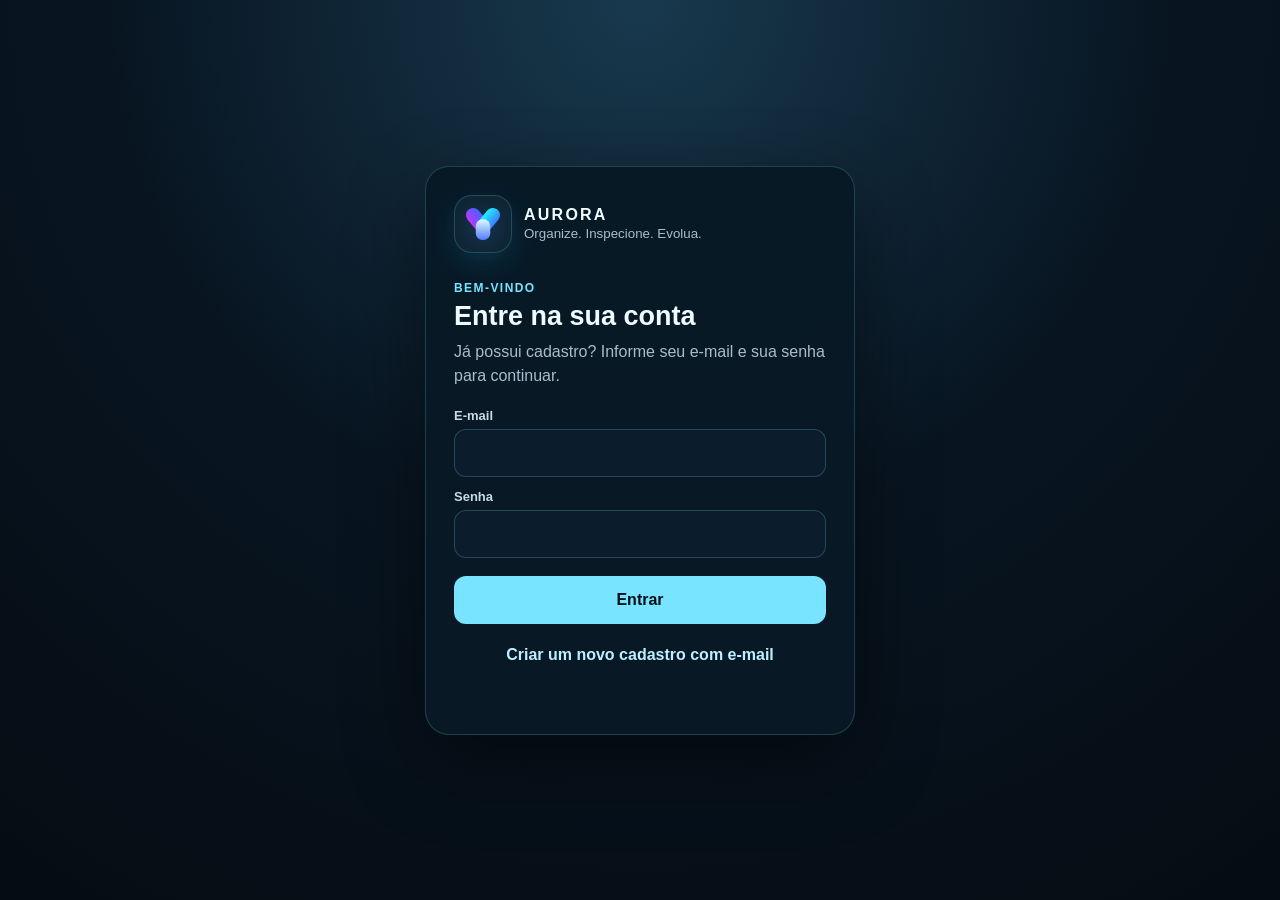
<file: index.html>
<!DOCTYPE html>
<html lang="pt-BR">

<head>
    <meta charset="UTF-8">

    <meta
        name="viewport"
        content="width=device-width,initial-scale=1,maximum-scale=1,user-scalable=no,viewport-fit=cover"
    >

    <meta
        name="theme-color"
        content="#07111f"
    >

    <meta
        name="apple-mobile-web-app-capable"
        content="yes"
    >

    <meta
        name="apple-mobile-web-app-status-bar-style"
        content="black-translucent"
    >

    <meta
        name="apple-mobile-web-app-title"
        content="Aurora Web"
    >

    <meta
        name="mobile-web-app-capable"
        content="yes"
    >

    <title>Aurora Web</title>

    <script>
        window.__AURORA_ANDROID__ =
            window.location.protocol === "file:" ||
            new URLSearchParams(window.location.search).get("source") === "android";

        if (window.__AURORA_ANDROID__) {
            window.AURORA_PDF_STANDALONE_PIPELINE = true;

            window.print = function () {
                if (window.AuroraAndroid) {
                    window.AuroraAndroid.printPage();
                }
            };
        }
    </script>

    <link
        rel="manifest"
        href="./manifest.webmanifest"
    >

    <link
        rel="icon"
        href="./assets/icons/aurora-192.png"
    >

    <link
        rel="apple-touch-icon"
        href="./assets/icons/apple-touch-icon.png"
    >

    <link
        rel="stylesheet"
        href="./css/app_shell.css?v=AURORA-V182-AI-CONFIRMACAO"
    >

    <link
        rel="stylesheet"
        href="./css/aurora_runtime.css"
    >

    <link
        rel="stylesheet"
        href="./css/mobile_shell.css"
    >
    <link rel="stylesheet" href="./css/vehicle_inspection_flow.css?v=AURORA-VISTORIA16">
    <link rel="stylesheet" href="./core/shapes/eletrica_tupy/ui.css?v=AURORA-AI-TEAM-LAYOUT-FIX-20260909">

    <link
        rel="stylesheet"
        href="./css/report_engine.css?v=AURORA-PREVIA-ASSINATURA-1"
    >

    <link
        rel="stylesheet"
        href="./css/evidence_engine.css?v=AURORA-1.0.8"
    >

    <link
        rel="stylesheet"
        href="./css/pwa_install.css"
    >

    <link
        rel="stylesheet"
        href="./css/onboarding.css?v=AURORA-R9-EMPRESARIAL-CORRECOES-FUNCIONAIS-R11-22-TESTE"
    >

    <link
        rel="stylesheet"
        href="./css/mobile_premium_patch.css?v=V66-TOPBAR-USUARIO"
    >
    <link
        rel="stylesheet"
        href="./css/aurora_motion.css?v=RC8.13-MOTION2-LAYERFIX1"
    >
    <link rel="stylesheet" href="./css/rc6_patch.css?v=AURORA-V47-R26">
    <link rel="stylesheet" href="./css/rc7_2_print.css?v=RC8.0">
    <link rel="stylesheet" href="./css/rc8_10_report_premium.css?v=AURORA-GROUNDING-V22">
    <link rel="stylesheet" href="./css/rc8_10_report_refinement.css?v=BUG_A_FINALIZE_TRACE_2">
    <link rel="stylesheet" href="./css/cover_photo_feature.css?v=AURORA-R9-EMPRESARIAL-CORRECOES-FUNCIONAIS-R11-22-TESTE">
    <link rel="stylesheet" href="./css/cloud_sync.css?v=AURORA-1.2.5-LOGOUT-ENTRADA">
    <link rel="stylesheet" href="./css/module_access.css?v=PWA-V5.7-TRIAL1">
    <link rel="stylesheet" href="./css/support_messages.css?v=AURORA-1.1.7">
    <link rel="stylesheet" href="./css/aurora_dialog.css?v=AURORA-1.2.5">
<link rel="stylesheet" href="./css/aurora_ai_customer.css?v=AURORA-V179-DISPATCHER-UX">
<link rel="stylesheet" href="./css/aurora_ai_asset.css?v=AURORA-ESCOPO-MODULO-14">
<link rel="stylesheet" href="./css/aurora_budget.css?v=AURORA_V47_RC1_R62G_ASSET_HISTORY_REPORT_TITLE">
</head>

<body>



<div id="app"></div>

<div
    id="app-status"
    class="aurora-runtime-status"
    aria-live="polite"
></div>

<script src="./js/aurora_dialog.js?v=AURORA-1.2.5"></script>

<!-- CONFIG -->
<script src="./config/runtime_config.js?v=AURORA_V47_RC1_R62G_ASSET_HISTORY_REPORT_TITLE"></script>
<script src="./config/build_profile.js"></script>
<script src="./js/account_storage.js?v=AURORA_V47_R35_ACTIVE_SNAPSHOT_RECLAIM"></script>
<script src="./js/aurora_r48_private_tupy_environment_trace.js?v=AURORA_V47_RC1_R62G_ASSET_HISTORY_REPORT_TITLE"></script>

<!-- ONBOARDING -->
<script src="./core/onboarding/onboarding_engine.js?v=AURORA_V47_RC1_R62G_ASSET_HISTORY_REPORT_TITLE"></script>
<script src="./modules/onboarding/onboarding_controller.js?v=AURORA_V47_RC1_R62G_ASSET_HISTORY_REPORT_TITLE"></script>

<!-- SHELL -->
<script src="./core/ui/theme_manager.js"></script>
<script src="./core/ui/sidebar_component.js"></script>
<script src="./core/ui/topbar_component.js?v=AURORA-1.1.8"></script>
<script src="./core/ui/footer_navigation.js"></script>
<script src="./core/ui/app_shell.js"></script>
<script src="./core/ui/mobile_shell_adapter.js"></script>

<!-- CORE UI -->
<script src="./core/navigation/module_controller.js"></script>
<script src="./core/navigation/view_manager.js"></script>
<script src="./core/ui/ui_schema_engine.js"></script>
<script src="./core/ui/library_engine.js"></script>
<script src="./core/ui/field_engine.js?v=AURORA-PRODUCAO-VISTORIA1.0.1"></script>
<script src="./core/ui/form_renderer.js"></script>
<script src="./core/ui/base_form_module.js"></script>

<!-- BINDING/STORAGE -->
<script src="./core/binding/case_binder.js"></script>
<script src="./core/storage/local_case_repository.js?v=AURORA-V166-CACHE-ATOMICO"></script>

<!-- MODULES -->
<script src="./modules/customer/customer_controller.js"></script>
<script src="./modules/asset/asset_controller.js?v=AURORA-PRODUCAO-VISTORIA1.0.1"></script>
<script src="./modules/intake/intake_controller.js"></script>
<script src="./modules/occurrence/occurrence_controller.js"></script>
<script src="./modules/evidence/evidence_controller.js"></script>
<script src="./modules/budget/budget_controller.js?v=AURORA_V47_RC1_R62G_ASSET_HISTORY_REPORT_TITLE"></script>
<script src="./modules/diagnostic/diagnostic_controller.js"></script>
<script src="./modules/approval/approval_controller.js?v=AURORA_V47_RC1_R62G_ASSET_HISTORY_REPORT_TITLE"></script>

<!-- REPORTING -->
<script src="./core/reporting/report_company_identity.js"></script>
<script src="./core/reporting/report_engine.js?v=AURORA_V47_RC1_R62G_ASSET_HISTORY_REPORT_TITLE"></script>
<script src="./js/paged.min.js?v=0.4.3"></script>
<script src="./config/pdf_experimental_config.js?v=RC8.18-PDF-EXP-0"></script>
<script src="./config/pdf_local_test_config.js?v=AURORA-GROUNDING-V22"></script>
<script src="./config/report_technical_details.js?v=AURORA-TUPY1"></script>
<link rel="stylesheet" href="./core/reporting/premium/styles/premium_report.css?v=PREMIUM-TEST2">
<script src="./js/aurora_qrcode.js?v=AURORA-VALIDACAO-QR-1"></script>
<script src="./core/reporting/report_preview.js?v=AURORA-V47-R14"></script>
<script src="./core/reporting/premium/data/premium_utils.js?v=PREMIUM-TEST2"></script>
<script src="./core/reporting/premium/data/vehicle_inspection_adapter.js?v=PREMIUM-TEST2"></script>
<script src="./core/reporting/premium/components/premium_components.js?v=PREMIUM-TEST2"></script>
<script src="./core/reporting/premium/pages/cover_page.js?v=PREMIUM-TEST2"></script>
<script src="./core/reporting/premium/pages/identification_page.js?v=PREMIUM-TEST2"></script>
<script src="./core/reporting/premium/pages/occurrences_page.js?v=PREMIUM-TEST2"></script>
<script src="./core/reporting/premium/pages/diagnosis_page.js?v=PREMIUM-TEST2"></script>
<script src="./core/reporting/premium/premium_report_renderer.js?v=PREMIUM-TEST2"></script>
<script src="./core/reporting/report_pdf_serialize.js?v=AURORA-GROUNDING-V22"></script>
<script src="./core/reporting/report_pdf_experimental.js?v=RC8.18-PDF-EXP-0"></script>
<script src="./js/pdf-lib.min.js?v=1.17.1"></script>
<script src="./js/fontkit.umd.min.js?v=AURORA-PDF-LAYOUT-1"></script>
<script src="./core/reporting/report_pdf_local_test.js?v=RC8.18-PDF-LOCAL-0"></script>
<script src="./core/reporting/report_pdf_from_layout.js?v=AURORA-PDF-LAYOUT-1"></script>
<script src="./core/reporting/report_pdf_pwa.js?v=PANEL_KM_REPORT_CLASSIFICATION_1"></script>

<!-- EVIDENCE -->
<script src="./core/evidence/evidence_store.js?v=AURORA-V166-CACHE-ATOMICO"></script>
<script src="./core/evidence/photo_editor.js?v=AURORA-V169-PHOTO-EDITOR-SAFE"></script>

<!-- RUNTIME -->
<script src="./core/runtime/aurora_runtime.js?v=AURORA_V47_RC1_R62G_ASSET_HISTORY_REPORT_TITLE"></script>
<script src="./js/vehicle_inspection_flow.js?v=BUG_A_RUNTIME_TRACE_1"></script>
<script src="./core/shapes/eletrica_tupy/domain.js?v=AURORA-TUPY10"></script>
<script src="./core/shapes/eletrica_tupy/catalog_data.js?v=AURORA-FEEDBACK-CLIENTE-GESTAO-DENSITY-1"></script>
<script src="./core/shapes/eletrica_tupy/services_catalog_data.js?v=AURORA-FEEDBACK-CLIENTE-GESTAO-DENSITY-1"></script>
<script src="./core/shapes/eletrica_tupy/materials_priority_data.js?v=AURORA-FEEDBACK-CLIENTE-GESTAO-DENSITY-1"></script>
<script src="./js/eletrica_tupy_service_suggestions.js?v=AURORA-FEEDBACK-CLIENTE-REV1"></script>
<script src="./js/eletrica_tupy_codes_grid.js?v=AURORA-R9-EMPRESARIAL-CORRECOES-FUNCIONAIS-R11-22-TESTE"></script>
<script src="./js/eletrica_tupy_pedidos.js?v=AURORA-FEEDBACK-CLIENTE-GESTAO-DENSITY-1"></script>
<script src="./js/eletrica_tupy_report_number.js?v=AURORA-FEEDBACK-CLIENTE-GESTAO-DENSITY-1"></script>
<script src="./core/shapes/eletrica_tupy/flow.js?v=AURORA_V47_RC1_R62G_ASSET_HISTORY_REPORT_TITLE"></script>

<!-- FEATURES: precisam existir antes do Bootstrap -->
<script src="./js/home_return_trace.js?v=MLCAURORA_R9_PROD"></script>
<script src="./js/bug_a_runtime_trace.js?v=MLCAURORA_R9_PROD"></script>
<script src="./js/evidence_feature.js?v=AURORA-V169-PHOTO-EDITOR-SAFE"></script>
<script src="./js/cover_photo_feature.js?v=AURORA-R9-EMPRESARIAL-CORRECOES-FUNCIONAIS-R11-22-TESTE"></script>
<script src="./js/report_feature.js?v=AURORA_V47_R37_DURABLE_FINALIZATION_STATE"></script>


<!-- ANDROID BRIDGE -->
<script src="./js/android_bridge.js?v=AURORA-NAV-V31-20260913"></script>

<!-- AUTENTICAÇÃO: valida a conta antes de iniciar a Aurora -->
<script src="./config/cloud_config.js?v=AURORA-1.0.1"></script>
<script src="./config/license_config.js?v=AURORA-OFFLINE-FASE4"></script>
<script src="./js/offline_license.js?v=AURORA-OFFLINE-FASE4-REV"></script>
<script src="./js/aurora_clock_diagnostic.js?v=AURORA-OFFLINE-FASE4-CLOCK-DIAG"></script>
<script src="./js/supabase.min.js?v=2.55.0"></script>
<script src="./js/aurora_asset_public.js?v=AURORA_V47_RC1_R62G_ASSET_HISTORY_REPORT_TITLE"></script>
<script src="./js/company_access.js?v=AURORA-R9-EMPRESARIAL-CORRECOES-FUNCIONAIS-R11-22-TESTE"></script>
<script src="./js/company_team.js?v=AURORA-ATERRAMENTO-V2"></script>
<script src="./js/tupy_settings.js?v=AURORA-R30-FINAL-1"></script>
<script src="./js/admin_service_codes_cloud.js?v=AURORA-ADMIN-REPORT-REVIEW-UI-1"></script>
<script src="./js/aurora_i18n.js?v=AURORA-ASSETS-ELECTRICAL-QR-NAV-RESTORE-4"></script>
<script src="./js/aurora_assets_pilot.js?v=AURORA_V47_RC1_R62G_ASSET_HISTORY_REPORT_TITLE"></script>
<script src="./js/evidence_cloud_sync.js?v=AURORA-ESCOPO-MODULO-14"></script>
<script src="./js/evidence_cloud_reader.js?v=AURORA-R9-EMPRESARIAL-CORRECOES-FUNCIONAIS-R11-22-TESTE"></script>
<script src="./js/cloud_sync.js?v=AURORA-V47-R14"></script>
<script src="./js/grounding_recovery_v11.js?v=GROUNDING-V22"></script>
<script src="./js/support_messages.js?v=AURORA-ESCOPO-MODULO-14"></script>
<script src="./js/app_refresh.js?v=AURORA-ESCOPO-MODULO-14"></script>
<script src="./js/module_commercial.js?v=AURORA-COMPANY-ENTITLEMENT-GATE-R3"></script>
<script src="./js/module_access.js?v=AURORA-V172-APP-SWITCHER"></script>

<!-- AURORA AI-1 PILOT: Painel Elétrico / Cliente -->
<script src="./js/aurora_ai_listen_overlay.js?v=AURORA-ESCOPO-MODULO-14"></script>
<script src="./js/aurora_ai_floating.js?v=AURORA-V179-DISPATCHER-UX"></script>
<script src="./js/aurora_ai_registry.js?v=AURORA-ESCOPO-MODULO-14"></script>
<script src="./js/aurora_ai_engine.js?v=AURORA-AI-UX-MOVEL-1"></script>
<script src="./js/aurora_ai_dynamic.js?v=AURORA-ESCOPO-MODULO-14"></script>
<script src="./js/aurora_ai_customer.js?v=AURORA-ESCOPO-MODULO-14"></script>
<script src="./js/aurora_ai_home.js?v=AURORA-V182-AI-CONFIRMACAO"></script>
<script src="./js/aurora_ai_asset.js?v=AURORA-ESCOPO-MODULO-14"></script>
<script src="./js/aurora_ai_panel_voice.js?v=AURORA-ESCOPO-MODULO-14"></script>



<!-- BOOTSTRAP -->
<script src="./js/entitlement_engine.js?v=RC8.0"></script>
<script src="./js/bootstrap.js?v=AURORA_V47_RC1_R62G_ASSET_HISTORY_REPORT_TITLE"></script>
<script src="./js/aurora_ai_universal_router.js?v=AURORA-V182-AI-CONFIRMACAO"></script>
<script src="./js/aurora_ui_support_diagnostic.js?v=AURORA-SUPPORT-DIAG-v33-lite"></script>

<!-- AURORA RC6 -->
<script src="./config/report_title_suggestions.js?v=AURORA-TUPY1"></script>
<script src="./js/rc6_patch.js?v=AURORA_V47_RC1_R62G_ASSET_HISTORY_REPORT_TITLE"></script>
<script src="./js/rc7_commercial.js?v=RC8.1"></script>

<!-- AURORA V184 — SHAPE ATERRAMENTO / EQUIPOTENCIALIZACAO -->
<link rel="stylesheet" href="./core/shapes/grounding/ui.css?v=AURORA-V47-R04">
<script src="./core/shapes/grounding/flow.js?v=AURORA-V47-R14"></script>

<!-- DIAG V40 FORENSE — SOMENTE RASTREIO, NÃO ALTERA CONTRATOS -->


<!-- PWA -->
<script src="./js/pwa_installer.js?v=AURORA_V47_RC1_R62G_ASSET_HISTORY_REPORT_TITLE"></script>



</body>
</html>
</file>
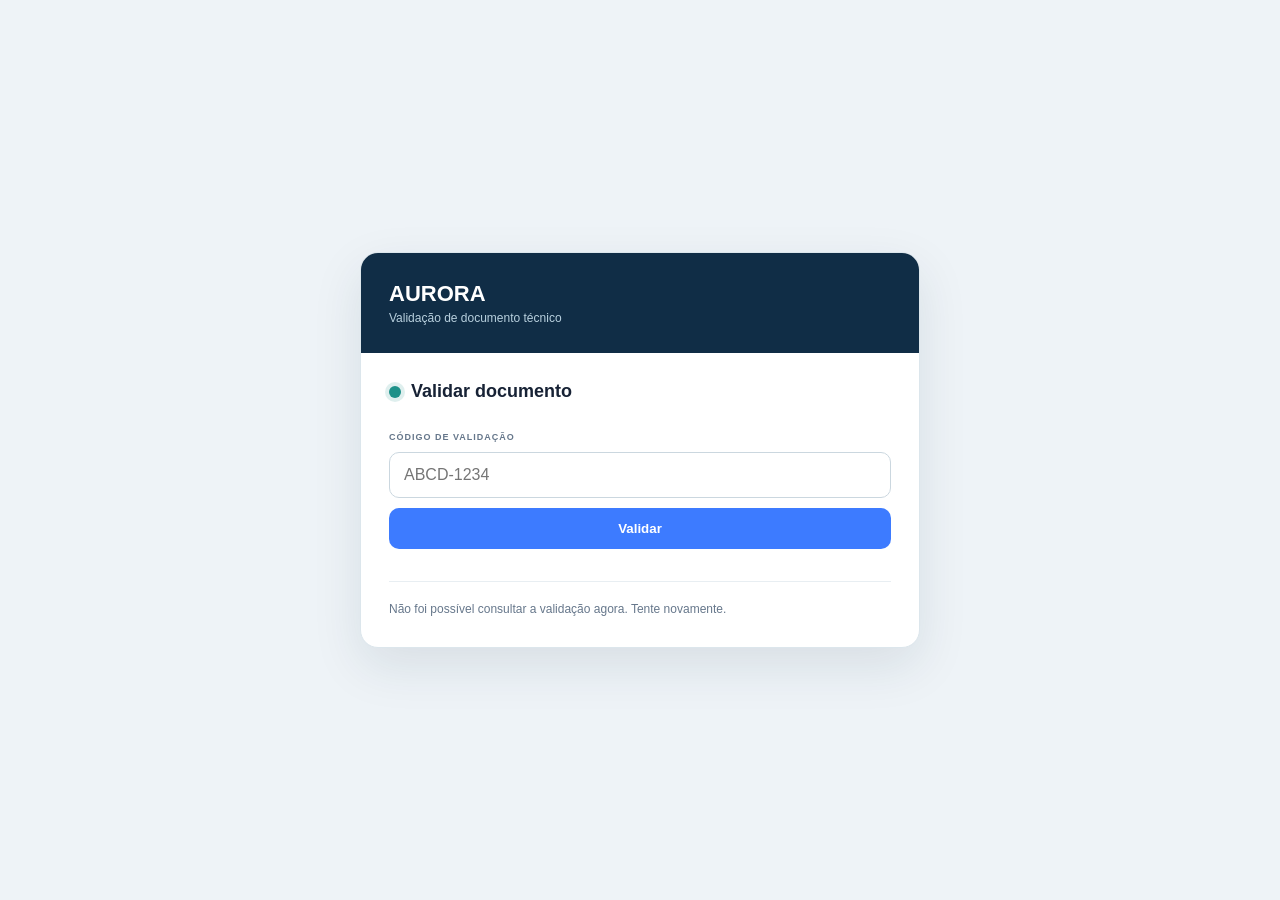
<file: validar/index.html>
<!doctype html><html lang="pt-BR"><head><meta charset="utf-8"><meta name="viewport" content="width=device-width,initial-scale=1"><meta name="theme-color" content="#102d46"><title>Validar documento · Aurora</title><style>
*{box-sizing:border-box}body{margin:0;background:#eef3f7;color:#172235;font-family:Arial,sans-serif}.shell{min-height:100vh;display:grid;place-items:center;padding:24px}.card{width:min(560px,100%);background:#fff;border:1px solid #dce6ec;border-radius:18px;overflow:hidden;box-shadow:0 18px 50px rgba(16,45,70,.10)}.head{padding:28px;background:#102d46;color:#fff}.brand{font-weight:800;font-size:22px}.tag{margin-top:4px;color:#b8d0de;font-size:12px}.body{padding:28px}.state{display:flex;align-items:center;gap:10px;margin-bottom:20px;font-size:18px;font-weight:800}.dot{width:12px;height:12px;border-radius:50%;background:#1d9189;box-shadow:0 0 0 4px rgba(29,145,137,.14)}.state.warn .dot{background:#d4a017}.state.bad .dot{background:#d6455d}.grid{display:grid;grid-template-columns:1fr 1fr;gap:16px 22px}.fact{display:grid;gap:4px}.fact.wide{grid-column:1/-1}.label{font-size:9px;letter-spacing:.11em;text-transform:uppercase;color:#66778b;font-weight:800}.value{font-size:14px;font-weight:650;overflow-wrap:anywhere}.note{margin-top:22px;padding-top:18px;border-top:1px solid #e8eef2;color:#66778b;font-size:12px;line-height:1.55}.lookup{display:grid;gap:10px}.lookup input{width:100%;padding:13px 14px;border:1px solid #cbd7df;border-radius:10px;font-size:16px;text-transform:uppercase}.lookup button{padding:13px 16px;border:0;border-radius:10px;background:#3d7bff;color:#fff;font-weight:800;cursor:pointer}.hidden{display:none!important}@media(max-width:520px){.grid{grid-template-columns:1fr}.fact.wide{grid-column:auto}.body,.head{padding:22px}}
</style></head><body><main class="shell"><section class="card"><header class="head"><div class="brand">AURORA</div><div class="tag">Validação de documento técnico</div></header><div class="body"><div id="loading">Verificando documento…</div><div id="lookup" class="lookup hidden"><div class="state"><span class="dot"></span>Validar documento</div><label class="label" for="code">Código de validação</label><input id="code" maxlength="9" placeholder="ABCD-1234" autocomplete="off"><button id="go">Validar</button><div id="lookupError" class="note hidden"></div></div><div id="result" class="hidden"><div id="state" class="state"><span class="dot"></span><span id="stateText"></span></div><div class="grid"><div class="fact wide"><span class="label">Relatório</span><span id="report" class="value"></span></div><div class="fact"><span class="label">Empresa emissora</span><span id="company" class="value"></span></div><div class="fact"><span class="label">Serviço</span><span id="service" class="value"></span></div><div class="fact"><span class="label">Responsável</span><span id="issuer" class="value"></span></div><div class="fact"><span class="label">Emitido em</span><span id="issued" class="value"></span></div><div class="fact"><span class="label">Revisão</span><span id="revision" class="value"></span></div><div class="fact"><span class="label">Código de validação</span><span id="validationCode" class="value"></span></div></div><div class="note">Esta página confirma que existe um registro correspondente emitido pela plataforma Aurora. Dados técnicos, fotos e informações privadas do cliente não são expostos nesta validação pública.</div></div></div></section></main><script src="../config/cloud_config.js"></script><script>
(()=>{'use strict';const $=id=>document.getElementById(id),cfg=window.AURORA_CLOUD_CONFIG||{};function show(id){['loading','lookup','result'].forEach(x=>$(x).classList.toggle('hidden',x!==id))}function tokenFromUrl(){const u=new URL(location.href),q=u.searchParams.get('token');if(q)return q;const p=u.pathname.split('/').filter(Boolean),i=p.lastIndexOf('validar');return i>=0&&p[i+1]?p[i+1]:''}function codeFromUrl(){return new URL(location.href).searchParams.get('codigo')||''}async function validate(token,code){const r=await fetch(cfg.url+'/rest/v1/rpc/aurora_report_validation_public',{method:'POST',headers:{'Content-Type':'application/json','apikey':cfg.anon_key,'Authorization':'Bearer '+cfg.anon_key},body:JSON.stringify({p_token:token||null,p_code:code||null})});if(!r.ok)throw new Error('validation_failed');const data=await r.json();return Array.isArray(data)?data[0]:null}function fmtDate(v){if(!v)return '—';try{return new Intl.DateTimeFormat('pt-BR',{dateStyle:'short',timeStyle:'short'}).format(new Date(v))}catch{return v}}function render(v){if(!v){$('lookupError').textContent='Documento não encontrado. Confira o código e tente novamente.';$('lookupError').classList.remove('hidden');show('lookup');return}const map={valid:['Documento registrado e válido',''],superseded:['Documento substituído','warn'],cancelled:['Documento cancelado','bad']},s=map[v.status]||['Status do documento: '+v.status,'warn'];$('stateText').textContent=s[0];$('state').className='state '+s[1];$('report').textContent=v.report_number||'—';$('company').textContent=v.issuer_company_name||'—';$('service').textContent=v.service_name||'—';$('issuer').textContent=v.issuer_display_name||'—';$('issued').textContent=fmtDate(v.issued_at);$('revision').textContent='Revisão '+(v.revision||1);$('validationCode').textContent=v.validation_code||'—';show('result')}async function run(token,code){show('loading');try{render(await validate(token,code))}catch{show('lookup');$('lookupError').textContent='Não foi possível consultar a validação agora. Tente novamente.';$('lookupError').classList.remove('hidden')}}$('go').onclick=()=>{const c=$('code').value.trim();if(c)run('',c)};$('code').addEventListener('keydown',e=>{if(e.key==='Enter')$('go').click()});const token=tokenFromUrl(),code=codeFromUrl();if(token||code)run(token,code);else show('lookup')})();
</script></body></html>
</file>
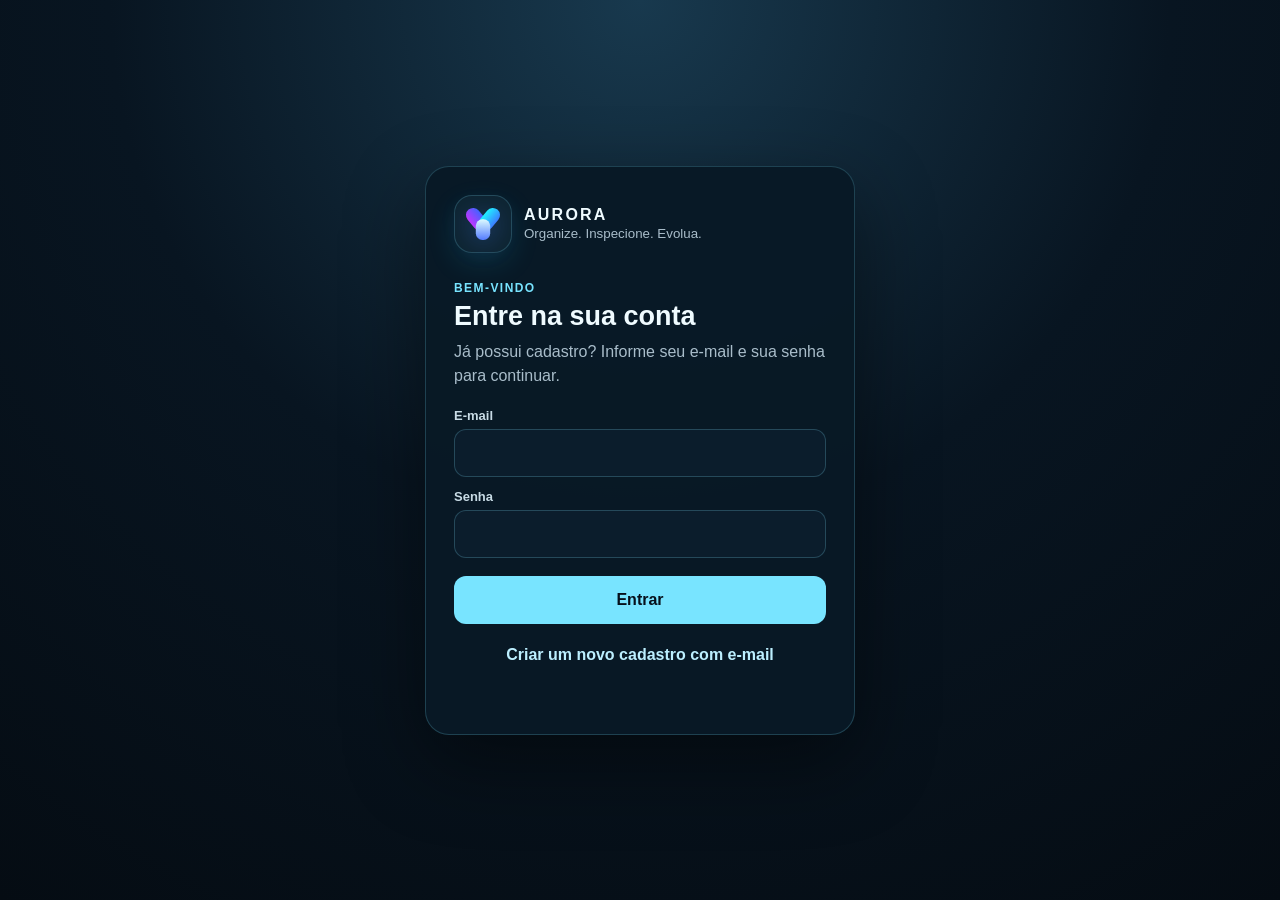
<file: app.html>
<!DOCTYPE html>
<html lang="pt-BR">

<head>
    <meta charset="UTF-8">

    <meta
        name="viewport"
        content="width=device-width,initial-scale=1,maximum-scale=1,user-scalable=no,viewport-fit=cover"
    >

    <meta
        name="theme-color"
        content="#07111f"
    >

    <meta
        name="apple-mobile-web-app-capable"
        content="yes"
    >

    <meta
        name="apple-mobile-web-app-status-bar-style"
        content="black-translucent"
    >

    <meta
        name="apple-mobile-web-app-title"
        content="Aurora Web"
    >

    <meta
        name="mobile-web-app-capable"
        content="yes"
    >

    <title>Aurora Web</title>

    <script>
        window.__AURORA_ANDROID__ =
            window.location.protocol === "file:" ||
            new URLSearchParams(window.location.search).get("source") === "android";

        if (window.__AURORA_ANDROID__) {
            window.AURORA_PDF_STANDALONE_PIPELINE = true;

            window.print = function () {
                if (window.AuroraAndroid) {
                    window.AuroraAndroid.printPage();
                }
            };
        }
    </script>

    <script>
        (function () {
            try {
                var params = new URLSearchParams(window.location.search);
                var token = params.get("invite");
                if (!token) return;
                token = String(token).trim();
                if (token.length < 16 || token.length > 128 || !/^[A-Za-z0-9_-]+$/.test(token)) return;
                sessionStorage.setItem("aurora_pending_company_invite_v1", token);
                sessionStorage.removeItem("aurora_pending_company_invite_terminal_v1");
                sessionStorage.removeItem("aurora_invite_auth_completed_v1");
                params.delete("invite");
                var qs = params.toString();
                var nextUrl = window.location.pathname + (qs ? "?" + qs : "") + (window.location.hash || "");
                history.replaceState(null, "", nextUrl);
            } catch (e) {
                /* fail closed — não persistir token inválido */
            }
        })();
    </script>

    <link
        rel="manifest"
        href="./manifest.webmanifest"
    >

    <link
        rel="icon"
        href="./assets/icons/aurora-192.png"
    >

    <link
        rel="apple-touch-icon"
        href="./assets/icons/apple-touch-icon.png"
    >

    <link
        rel="stylesheet"
        href="./css/app_shell.css?v=AURORA-V182-AI-CONFIRMACAO"
    >

    <link
        rel="stylesheet"
        href="./css/aurora_runtime.css"
    >

    <link
        rel="stylesheet"
        href="./css/mobile_shell.css"
    >
    <link rel="stylesheet" href="./css/vehicle_inspection_flow.css?v=AURORA-GUIDED-UI-CLEAN-v58">
    <link rel="stylesheet" href="./core/shapes/eletrica_tupy/ui.css?v=AURORA-AI-TEAM-LAYOUT-FIX-20260909">

    <link
        rel="stylesheet"
        href="./css/report_engine.css?v=AURORA-PREVIA-ASSINATURA-1-GROUNDING-V5"
    >

    <link
        rel="stylesheet"
        href="./css/evidence_engine.css?v=AURORA-1.0.8"
    >

    <link
        rel="stylesheet"
        href="./css/pwa_install.css"
    >

    <link
        rel="stylesheet"
        href="./css/onboarding.css?v=AURORA-R9-EMPRESARIAL-CORRECOES-FUNCIONAIS-R11-22-TESTE"
    >

    <link
        rel="stylesheet"
        href="./css/mobile_premium_patch.css?v=V66-TOPBAR-USUARIO"
    >
    <link
        rel="stylesheet"
        href="./css/aurora_motion.css?v=RC8.13-MOTION2-LAYERFIX1"
    >
    <link rel="stylesheet" href="./css/rc6_patch.css?v=AURORA-V47-R26">
    <link rel="stylesheet" href="./css/rc7_2_print.css?v=RC8.0">
    <link rel="stylesheet" href="./css/rc8_10_report_premium.css?v=AURORA-GROUNDING-V14">
    <link rel="stylesheet" href="./css/rc8_10_report_refinement.css?v=BUG_A_FINALIZE_TRACE_2">
    <link rel="stylesheet" href="./css/cover_photo_feature.css?v=AURORA-R9-EMPRESARIAL-CORRECOES-FUNCIONAIS-R11-22-TESTE">
    <link rel="stylesheet" href="./css/cloud_sync.css?v=AURORA-1.2.5-LOGOUT-ENTRADA">
    <link rel="stylesheet" href="./css/module_access.css?v=PWA-V5.7-TRIAL1">
    <link rel="stylesheet" href="./css/support_messages.css?v=AURORA-1.1.7">
    <link rel="stylesheet" href="./css/aurora_dialog.css?v=AURORA-1.2.5">
<link rel="stylesheet" href="./css/aurora_ai_customer.css?v=AURORA-V179-DISPATCHER-UX">
<link rel="stylesheet" href="./css/aurora_ai_asset.css?v=AURORA-ESCOPO-MODULO-14">
<link rel="stylesheet" href="./css/aurora_budget.css?v=AURORA-V83-BUDGET-SWITCH">
</head>

<body>



<div id="app"></div>

<div
    id="app-status"
    class="aurora-runtime-status"
    aria-live="polite"
></div>

<script src="./js/aurora_boot_diag_v78.js?v=AURORA-V179-DIAG-HIDDEN"></script>
<script>try{AuroraBootDiagV78.mark("BEFORE_01_AURORA_DIALOG_JS","./js/aurora_dialog.js?v=AURORA-FASE-2F")}catch(_){}</script>
<script src="./js/aurora_dialog.js?v=AURORA-FASE-2F"></script>
<script>try{AuroraBootDiagV78.mark("AFTER_01_AURORA_DIALOG_JS","./js/aurora_dialog.js?v=AURORA-FASE-2F")}catch(_){}</script>

<!-- CONFIG -->
<script>try{AuroraBootDiagV78.mark("BEFORE_02_RUNTIME_CONFIG_JS","./config/runtime_config.js?v=AURORA_V47_RC1_R62G_ASSET_HISTORY_REPORT_TITLE")}catch(_){}</script>
<script src="./config/runtime_config.js?v=AURORA_V47_RC1_R62G_ASSET_HISTORY_REPORT_TITLE"></script>
<script>try{AuroraBootDiagV78.mark("AFTER_02_RUNTIME_CONFIG_JS","./config/runtime_config.js?v=AURORA_V47_RC1_R62G_ASSET_HISTORY_REPORT_TITLE")}catch(_){}</script>
<script>try{AuroraBootDiagV78.mark("BEFORE_03_BUILD_PROFILE_JS","./config/build_profile.js")}catch(_){}</script>
<script src="./config/build_profile.js"></script>
<script>try{AuroraBootDiagV78.mark("AFTER_03_BUILD_PROFILE_JS","./config/build_profile.js")}catch(_){}</script>
<script>try{AuroraBootDiagV78.mark("BEFORE_04_ACCOUNT_STORAGE_JS","./js/account_storage.js?v=AURORA_V47_R35_ACTIVE_SNAPSHOT_RECLAIM")}catch(_){}</script>
<script src="./js/account_storage.js?v=AURORA_V47_R35_ACTIVE_SNAPSHOT_RECLAIM"></script>
<script src="./js/aurora_r48_private_tupy_environment_trace.js?v=AURORA_V47_RC1_R62G_ASSET_HISTORY_REPORT_TITLE"></script>
<script>try{AuroraBootDiagV78.mark("AFTER_04_ACCOUNT_STORAGE_JS","./js/account_storage.js?v=AURORA_V47_R35_ACTIVE_SNAPSHOT_RECLAIM")}catch(_){}</script>
<script>try{AuroraBootDiagV78.mark("BEFORE_05_AURORA_USER_PROFILE_JS","./js/aurora_user_profile.js?v=AURORA-USER-IDENTITY-v56")}catch(_){}</script>
<script src="./js/aurora_user_profile.js?v=AURORA-USER-IDENTITY-v56"></script>
<script>try{AuroraBootDiagV78.mark("AFTER_05_AURORA_USER_PROFILE_JS","./js/aurora_user_profile.js?v=AURORA-USER-IDENTITY-v56")}catch(_){}</script>

<!-- ONBOARDING -->
<script>try{AuroraBootDiagV78.mark("BEFORE_06_ONBOARDING_ENGINE_JS","./core/onboarding/onboarding_engine.js?v=AURORA_V47_RC1_R62G_ASSET_HISTORY_REPORT_TITLE")}catch(_){}</script>
<script src="./core/onboarding/onboarding_engine.js?v=AURORA_V47_RC1_R62G_ASSET_HISTORY_REPORT_TITLE"></script>
<script>try{AuroraBootDiagV78.mark("AFTER_06_ONBOARDING_ENGINE_JS","./core/onboarding/onboarding_engine.js?v=AURORA_V47_RC1_R62G_ASSET_HISTORY_REPORT_TITLE")}catch(_){}</script>
<script>try{AuroraBootDiagV78.mark("BEFORE_07_ONBOARDING_CONTROLLER_JS","./modules/onboarding/onboarding_controller.js?v=AURORA_V47_RC1_R62G_ASSET_HISTORY_REPORT_TITLE")}catch(_){}</script>
<script src="./modules/onboarding/onboarding_controller.js?v=AURORA_V47_RC1_R62G_ASSET_HISTORY_REPORT_TITLE"></script>
<script>try{AuroraBootDiagV78.mark("AFTER_07_ONBOARDING_CONTROLLER_JS","./modules/onboarding/onboarding_controller.js?v=AURORA_V47_RC1_R62G_ASSET_HISTORY_REPORT_TITLE")}catch(_){}</script>

<!-- SHELL -->
<script>try{AuroraBootDiagV78.mark("BEFORE_08_THEME_MANAGER_JS","./core/ui/theme_manager.js")}catch(_){}</script>
<script src="./core/ui/theme_manager.js"></script>
<script>try{AuroraBootDiagV78.mark("AFTER_08_THEME_MANAGER_JS","./core/ui/theme_manager.js")}catch(_){}</script>
<script>try{AuroraBootDiagV78.mark("BEFORE_09_SIDEBAR_COMPONENT_JS","./core/ui/sidebar_component.js")}catch(_){}</script>
<script src="./core/ui/sidebar_component.js"></script>
<script>try{AuroraBootDiagV78.mark("AFTER_09_SIDEBAR_COMPONENT_JS","./core/ui/sidebar_component.js")}catch(_){}</script>
<script>try{AuroraBootDiagV78.mark("BEFORE_10_TOPBAR_COMPONENT_JS","./core/ui/topbar_component.js?v=AURORA-1.1.8")}catch(_){}</script>
<script src="./core/ui/topbar_component.js?v=AURORA-1.1.8"></script>
<script>try{AuroraBootDiagV78.mark("AFTER_10_TOPBAR_COMPONENT_JS","./core/ui/topbar_component.js?v=AURORA-1.1.8")}catch(_){}</script>
<script>try{AuroraBootDiagV78.mark("BEFORE_11_FOOTER_NAVIGATION_JS","./core/ui/footer_navigation.js")}catch(_){}</script>
<script src="./core/ui/footer_navigation.js"></script>
<script>try{AuroraBootDiagV78.mark("AFTER_11_FOOTER_NAVIGATION_JS","./core/ui/footer_navigation.js")}catch(_){}</script>
<script>try{AuroraBootDiagV78.mark("BEFORE_12_APP_SHELL_JS","./core/ui/app_shell.js")}catch(_){}</script>
<script src="./core/ui/app_shell.js"></script>
<script>try{AuroraBootDiagV78.mark("AFTER_12_APP_SHELL_JS","./core/ui/app_shell.js")}catch(_){}</script>
<script>try{AuroraBootDiagV78.mark("BEFORE_13_MOBILE_SHELL_ADAPTER_JS","./core/ui/mobile_shell_adapter.js")}catch(_){}</script>
<script src="./core/ui/mobile_shell_adapter.js"></script>
<script>try{AuroraBootDiagV78.mark("AFTER_13_MOBILE_SHELL_ADAPTER_JS","./core/ui/mobile_shell_adapter.js")}catch(_){}</script>

<!-- CORE UI -->
<script>try{AuroraBootDiagV78.mark("BEFORE_14_MODULE_CONTROLLER_JS","./core/navigation/module_controller.js")}catch(_){}</script>
<script src="./core/navigation/module_controller.js"></script>
<script>try{AuroraBootDiagV78.mark("AFTER_14_MODULE_CONTROLLER_JS","./core/navigation/module_controller.js")}catch(_){}</script>
<script>try{AuroraBootDiagV78.mark("BEFORE_15_VIEW_MANAGER_JS","./core/navigation/view_manager.js")}catch(_){}</script>
<script src="./core/navigation/view_manager.js"></script>
<script>try{AuroraBootDiagV78.mark("AFTER_15_VIEW_MANAGER_JS","./core/navigation/view_manager.js")}catch(_){}</script>
<script>try{AuroraBootDiagV78.mark("BEFORE_16_UI_SCHEMA_ENGINE_JS","./core/ui/ui_schema_engine.js")}catch(_){}</script>
<script src="./core/ui/ui_schema_engine.js"></script>
<script>try{AuroraBootDiagV78.mark("AFTER_16_UI_SCHEMA_ENGINE_JS","./core/ui/ui_schema_engine.js")}catch(_){}</script>
<script>try{AuroraBootDiagV78.mark("BEFORE_17_LIBRARY_ENGINE_JS","./core/ui/library_engine.js")}catch(_){}</script>
<script src="./core/ui/library_engine.js"></script>
<script>try{AuroraBootDiagV78.mark("AFTER_17_LIBRARY_ENGINE_JS","./core/ui/library_engine.js")}catch(_){}</script>
<script>try{AuroraBootDiagV78.mark("BEFORE_18_FIELD_ENGINE_JS","./core/ui/field_engine.js?v=AURORA-PRODUCAO-VISTORIA1.0.1")}catch(_){}</script>
<script src="./core/ui/field_engine.js?v=AURORA-PRODUCAO-VISTORIA1.0.1"></script>
<script>try{AuroraBootDiagV78.mark("AFTER_18_FIELD_ENGINE_JS","./core/ui/field_engine.js?v=AURORA-PRODUCAO-VISTORIA1.0.1")}catch(_){}</script>
<script>try{AuroraBootDiagV78.mark("BEFORE_19_FORM_RENDERER_JS","./core/ui/form_renderer.js")}catch(_){}</script>
<script src="./core/ui/form_renderer.js"></script>
<script>try{AuroraBootDiagV78.mark("AFTER_19_FORM_RENDERER_JS","./core/ui/form_renderer.js")}catch(_){}</script>
<script>try{AuroraBootDiagV78.mark("BEFORE_20_BASE_FORM_MODULE_JS","./core/ui/base_form_module.js")}catch(_){}</script>
<script src="./core/ui/base_form_module.js"></script>
<script>try{AuroraBootDiagV78.mark("AFTER_20_BASE_FORM_MODULE_JS","./core/ui/base_form_module.js")}catch(_){}</script>

<!-- BINDING/STORAGE -->
<script>try{AuroraBootDiagV78.mark("BEFORE_21_CASE_BINDER_JS","./core/binding/case_binder.js")}catch(_){}</script>
<script src="./core/binding/case_binder.js"></script>
<script>try{AuroraBootDiagV78.mark("AFTER_21_CASE_BINDER_JS","./core/binding/case_binder.js")}catch(_){}</script>
<script>try{AuroraBootDiagV78.mark("BEFORE_22_LOCAL_CASE_REPOSITORY_JS","./core/storage/local_case_repository.js?v=AURORA-V166-CACHE-ATOMICO")}catch(_){}</script>
<script src="./core/storage/local_case_repository.js?v=AURORA-V166-CACHE-ATOMICO"></script>
<script>try{AuroraBootDiagV78.mark("AFTER_22_LOCAL_CASE_REPOSITORY_JS","./core/storage/local_case_repository.js?v=AURORA-V166-CACHE-ATOMICO")}catch(_){}</script>

<!-- MODULES -->
<script>try{AuroraBootDiagV78.mark("BEFORE_23_CUSTOMER_CONTROLLER_JS","./modules/customer/customer_controller.js")}catch(_){}</script>
<script src="./modules/customer/customer_controller.js"></script>
<script>try{AuroraBootDiagV78.mark("AFTER_23_CUSTOMER_CONTROLLER_JS","./modules/customer/customer_controller.js")}catch(_){}</script>
<script>try{AuroraBootDiagV78.mark("BEFORE_24_ASSET_CONTROLLER_JS","./modules/asset/asset_controller.js?v=AURORA-PRODUCAO-VISTORIA1.0.1")}catch(_){}</script>
<script src="./modules/asset/asset_controller.js?v=AURORA-PRODUCAO-VISTORIA1.0.1"></script>
<script>try{AuroraBootDiagV78.mark("AFTER_24_ASSET_CONTROLLER_JS","./modules/asset/asset_controller.js?v=AURORA-PRODUCAO-VISTORIA1.0.1")}catch(_){}</script>
<script>try{AuroraBootDiagV78.mark("BEFORE_25_INTAKE_CONTROLLER_JS","./modules/intake/intake_controller.js")}catch(_){}</script>
<script src="./modules/intake/intake_controller.js"></script>
<script>try{AuroraBootDiagV78.mark("AFTER_25_INTAKE_CONTROLLER_JS","./modules/intake/intake_controller.js")}catch(_){}</script>
<script>try{AuroraBootDiagV78.mark("BEFORE_26_OCCURRENCE_CONTROLLER_JS","./modules/occurrence/occurrence_controller.js")}catch(_){}</script>
<script src="./modules/occurrence/occurrence_controller.js"></script>
<script>try{AuroraBootDiagV78.mark("AFTER_26_OCCURRENCE_CONTROLLER_JS","./modules/occurrence/occurrence_controller.js")}catch(_){}</script>
<script>try{AuroraBootDiagV78.mark("BEFORE_27_EVIDENCE_CONTROLLER_JS","./modules/evidence/evidence_controller.js")}catch(_){}</script>
<script src="./modules/evidence/evidence_controller.js"></script>
<script>try{AuroraBootDiagV78.mark("AFTER_27_EVIDENCE_CONTROLLER_JS","./modules/evidence/evidence_controller.js")}catch(_){}</script>
<script>try{AuroraBootDiagV78.mark("BEFORE_28_BUDGET_CONTROLLER_JS","./modules/budget/budget_controller.js?v=AURORA_V47_RC1_R62G_ASSET_HISTORY_REPORT_TITLE")}catch(_){}</script>
<script src="./modules/budget/budget_controller.js?v=AURORA_V47_RC1_R62G_ASSET_HISTORY_REPORT_TITLE"></script>
<script>try{AuroraBootDiagV78.mark("AFTER_28_BUDGET_CONTROLLER_JS","./modules/budget/budget_controller.js?v=AURORA_V47_RC1_R62G_ASSET_HISTORY_REPORT_TITLE")}catch(_){}</script>
<script>try{AuroraBootDiagV78.mark("BEFORE_29_DIAGNOSTIC_CONTROLLER_JS","./modules/diagnostic/diagnostic_controller.js?v=AURORA-V84-WORK-PLAN-FIX")}catch(_){}</script>
<script src="./modules/diagnostic/diagnostic_controller.js?v=AURORA-V84-WORK-PLAN-FIX"></script>
<script>try{AuroraBootDiagV78.mark("AFTER_29_DIAGNOSTIC_CONTROLLER_JS","./modules/diagnostic/diagnostic_controller.js?v=AURORA-V84-WORK-PLAN-FIX")}catch(_){}</script>
<script>try{AuroraBootDiagV78.mark("BEFORE_30_APPROVAL_CONTROLLER_JS","./modules/approval/approval_controller.js?v=AURORA_V47_RC1_R62G_ASSET_HISTORY_REPORT_TITLE")}catch(_){}</script>
<script src="./modules/approval/approval_controller.js?v=AURORA_V47_RC1_R62G_ASSET_HISTORY_REPORT_TITLE"></script>
<script>try{AuroraBootDiagV78.mark("AFTER_30_APPROVAL_CONTROLLER_JS","./modules/approval/approval_controller.js?v=AURORA_V47_RC1_R62G_ASSET_HISTORY_REPORT_TITLE")}catch(_){}</script>

<!-- REPORTING -->
<script>try{AuroraBootDiagV78.mark("BEFORE_31_REPORT_COMPANY_IDENTITY_JS","./core/reporting/report_company_identity.js")}catch(_){}</script>
<script src="./core/reporting/report_company_identity.js"></script>
<script>try{AuroraBootDiagV78.mark("AFTER_31_REPORT_COMPANY_IDENTITY_JS","./core/reporting/report_company_identity.js")}catch(_){}</script>
<script>try{AuroraBootDiagV78.mark("BEFORE_32_REPORT_ENGINE_JS","./core/reporting/report_engine.js?v=AURORA_V47_RC1_R62G_ASSET_HISTORY_REPORT_TITLE")}catch(_){}</script>
<script src="./core/reporting/report_engine.js?v=AURORA_V47_RC1_R62G_ASSET_HISTORY_REPORT_TITLE"></script>
<script>try{AuroraBootDiagV78.mark("AFTER_32_REPORT_ENGINE_JS","./core/reporting/report_engine.js?v=AURORA_V47_RC1_R62G_ASSET_HISTORY_REPORT_TITLE")}catch(_){}</script>
<script>try{AuroraBootDiagV78.mark("BEFORE_33_PAGED_MIN_JS","./js/paged.min.js?v=0.4.3")}catch(_){}</script>
<script src="./js/paged.min.js?v=0.4.3"></script>
<script>try{AuroraBootDiagV78.mark("AFTER_33_PAGED_MIN_JS","./js/paged.min.js?v=0.4.3")}catch(_){}</script>
<script>try{AuroraBootDiagV78.mark("BEFORE_34_PDF_EXPERIMENTAL_CONFIG_JS","./config/pdf_experimental_config.js?v=RC8.18-PDF-EXP-0")}catch(_){}</script>
<script src="./config/pdf_experimental_config.js?v=RC8.18-PDF-EXP-0"></script>
<script>try{AuroraBootDiagV78.mark("AFTER_34_PDF_EXPERIMENTAL_CONFIG_JS","./config/pdf_experimental_config.js?v=RC8.18-PDF-EXP-0")}catch(_){}</script>
<script>try{AuroraBootDiagV78.mark("BEFORE_35_PDF_LOCAL_TEST_CONFIG_JS","./config/pdf_local_test_config.js?v=AURORA-GROUNDING-V14")}catch(_){}</script>
<script src="./config/pdf_local_test_config.js?v=AURORA-GROUNDING-V14"></script>
<script>try{AuroraBootDiagV78.mark("AFTER_35_PDF_LOCAL_TEST_CONFIG_JS","./config/pdf_local_test_config.js?v=AURORA-GROUNDING-V14")}catch(_){}</script>
<script>try{AuroraBootDiagV78.mark("BEFORE_36_REPORT_TECHNICAL_DETAILS_JS","./config/report_technical_details.js?v=AURORA-TUPY1")}catch(_){}</script>
<script src="./config/report_technical_details.js?v=AURORA-TUPY1"></script>
<script>try{AuroraBootDiagV78.mark("AFTER_36_REPORT_TECHNICAL_DETAILS_JS","./config/report_technical_details.js?v=AURORA-TUPY1")}catch(_){}</script>
<link rel="stylesheet" href="./core/reporting/premium/styles/premium_report.css?v=PREMIUM-TEST2">
<script>try{AuroraBootDiagV78.mark("BEFORE_37_AURORA_QRCODE_JS","./js/aurora_qrcode.js?v=AURORA-VALIDACAO-QR-1")}catch(_){}</script>
<script src="./js/aurora_qrcode.js?v=AURORA-VALIDACAO-QR-1"></script>
<script>try{AuroraBootDiagV78.mark("AFTER_37_AURORA_QRCODE_JS","./js/aurora_qrcode.js?v=AURORA-VALIDACAO-QR-1")}catch(_){}</script>
<script>try{AuroraBootDiagV78.mark("BEFORE_38_REPORT_PREVIEW_JS","./core/reporting/report_preview.js?v=AURORA-V47-R14")}catch(_){}</script>
<script src="./core/reporting/report_preview.js?v=AURORA-V47-R14"></script>
<script>try{AuroraBootDiagV78.mark("AFTER_38_REPORT_PREVIEW_JS","./core/reporting/report_preview.js?v=AURORA-V47-R14")}catch(_){}</script>
<script>try{AuroraBootDiagV78.mark("BEFORE_39_PREMIUM_UTILS_JS","./core/reporting/premium/data/premium_utils.js?v=PREMIUM-TEST2")}catch(_){}</script>
<script src="./core/reporting/premium/data/premium_utils.js?v=PREMIUM-TEST2"></script>
<script>try{AuroraBootDiagV78.mark("AFTER_39_PREMIUM_UTILS_JS","./core/reporting/premium/data/premium_utils.js?v=PREMIUM-TEST2")}catch(_){}</script>
<script>try{AuroraBootDiagV78.mark("BEFORE_40_VEHICLE_INSPECTION_ADAPTER_JS","./core/reporting/premium/data/vehicle_inspection_adapter.js?v=PREMIUM-TEST2")}catch(_){}</script>
<script src="./core/reporting/premium/data/vehicle_inspection_adapter.js?v=PREMIUM-TEST2"></script>
<script>try{AuroraBootDiagV78.mark("AFTER_40_VEHICLE_INSPECTION_ADAPTER_JS","./core/reporting/premium/data/vehicle_inspection_adapter.js?v=PREMIUM-TEST2")}catch(_){}</script>
<script>try{AuroraBootDiagV78.mark("BEFORE_41_PREMIUM_COMPONENTS_JS","./core/reporting/premium/components/premium_components.js?v=PREMIUM-TEST2")}catch(_){}</script>
<script src="./core/reporting/premium/components/premium_components.js?v=PREMIUM-TEST2"></script>
<script>try{AuroraBootDiagV78.mark("AFTER_41_PREMIUM_COMPONENTS_JS","./core/reporting/premium/components/premium_components.js?v=PREMIUM-TEST2")}catch(_){}</script>
<script>try{AuroraBootDiagV78.mark("BEFORE_42_COVER_PAGE_JS","./core/reporting/premium/pages/cover_page.js?v=PREMIUM-TEST2")}catch(_){}</script>
<script src="./core/reporting/premium/pages/cover_page.js?v=PREMIUM-TEST2"></script>
<script>try{AuroraBootDiagV78.mark("AFTER_42_COVER_PAGE_JS","./core/reporting/premium/pages/cover_page.js?v=PREMIUM-TEST2")}catch(_){}</script>
<script>try{AuroraBootDiagV78.mark("BEFORE_43_IDENTIFICATION_PAGE_JS","./core/reporting/premium/pages/identification_page.js?v=PREMIUM-TEST2")}catch(_){}</script>
<script src="./core/reporting/premium/pages/identification_page.js?v=PREMIUM-TEST2"></script>
<script>try{AuroraBootDiagV78.mark("AFTER_43_IDENTIFICATION_PAGE_JS","./core/reporting/premium/pages/identification_page.js?v=PREMIUM-TEST2")}catch(_){}</script>
<script>try{AuroraBootDiagV78.mark("BEFORE_44_OCCURRENCES_PAGE_JS","./core/reporting/premium/pages/occurrences_page.js?v=PREMIUM-TEST2")}catch(_){}</script>
<script src="./core/reporting/premium/pages/occurrences_page.js?v=PREMIUM-TEST2"></script>
<script>try{AuroraBootDiagV78.mark("AFTER_44_OCCURRENCES_PAGE_JS","./core/reporting/premium/pages/occurrences_page.js?v=PREMIUM-TEST2")}catch(_){}</script>
<script>try{AuroraBootDiagV78.mark("BEFORE_45_DIAGNOSIS_PAGE_JS","./core/reporting/premium/pages/diagnosis_page.js?v=PREMIUM-TEST2")}catch(_){}</script>
<script src="./core/reporting/premium/pages/diagnosis_page.js?v=PREMIUM-TEST2"></script>
<script>try{AuroraBootDiagV78.mark("AFTER_45_DIAGNOSIS_PAGE_JS","./core/reporting/premium/pages/diagnosis_page.js?v=PREMIUM-TEST2")}catch(_){}</script>
<script>try{AuroraBootDiagV78.mark("BEFORE_46_PREMIUM_REPORT_RENDERER_JS","./core/reporting/premium/premium_report_renderer.js?v=PREMIUM-TEST2")}catch(_){}</script>
<script src="./core/reporting/premium/premium_report_renderer.js?v=PREMIUM-TEST2"></script>
<script>try{AuroraBootDiagV78.mark("AFTER_46_PREMIUM_REPORT_RENDERER_JS","./core/reporting/premium/premium_report_renderer.js?v=PREMIUM-TEST2")}catch(_){}</script>
<script>try{AuroraBootDiagV78.mark("BEFORE_47_REPORT_PDF_SERIALIZE_JS","./core/reporting/report_pdf_serialize.js?v=AURORA-GROUNDING-V14")}catch(_){}</script>
<script src="./core/reporting/report_pdf_serialize.js?v=AURORA-GROUNDING-V14"></script>
<script>try{AuroraBootDiagV78.mark("AFTER_47_REPORT_PDF_SERIALIZE_JS","./core/reporting/report_pdf_serialize.js?v=AURORA-GROUNDING-V14")}catch(_){}</script>
<script>try{AuroraBootDiagV78.mark("BEFORE_48_REPORT_PDF_EXPERIMENTAL_JS","./core/reporting/report_pdf_experimental.js?v=RC8.18-PDF-EXP-0")}catch(_){}</script>
<script src="./core/reporting/report_pdf_experimental.js?v=RC8.18-PDF-EXP-0"></script>
<script>try{AuroraBootDiagV78.mark("AFTER_48_REPORT_PDF_EXPERIMENTAL_JS","./core/reporting/report_pdf_experimental.js?v=RC8.18-PDF-EXP-0")}catch(_){}</script>
<script>try{AuroraBootDiagV78.mark("BEFORE_49_PDF_LIB_MIN_JS","./js/pdf-lib.min.js?v=1.17.1")}catch(_){}</script>
<script src="./js/pdf-lib.min.js?v=1.17.1"></script>
<script>try{AuroraBootDiagV78.mark("AFTER_49_PDF_LIB_MIN_JS","./js/pdf-lib.min.js?v=1.17.1")}catch(_){}</script>
<script>try{AuroraBootDiagV78.mark("BEFORE_50_FONTKIT_UMD_MIN_JS","./js/fontkit.umd.min.js?v=AURORA-PDF-LAYOUT-1")}catch(_){}</script>
<script src="./js/fontkit.umd.min.js?v=AURORA-PDF-LAYOUT-1"></script>
<script>try{AuroraBootDiagV78.mark("AFTER_50_FONTKIT_UMD_MIN_JS","./js/fontkit.umd.min.js?v=AURORA-PDF-LAYOUT-1")}catch(_){}</script>
<script>try{AuroraBootDiagV78.mark("BEFORE_51_REPORT_PDF_LOCAL_TEST_JS","./core/reporting/report_pdf_local_test.js?v=RC8.18-PDF-LOCAL-0")}catch(_){}</script>
<script src="./core/reporting/report_pdf_local_test.js?v=RC8.18-PDF-LOCAL-0"></script>
<script>try{AuroraBootDiagV78.mark("AFTER_51_REPORT_PDF_LOCAL_TEST_JS","./core/reporting/report_pdf_local_test.js?v=RC8.18-PDF-LOCAL-0")}catch(_){}</script>
<script>try{AuroraBootDiagV78.mark("BEFORE_52_REPORT_PDF_FROM_LAYOUT_JS","./core/reporting/report_pdf_from_layout.js?v=AURORA-PDF-LAYOUT-1")}catch(_){}</script>
<script src="./core/reporting/report_pdf_from_layout.js?v=AURORA-PDF-LAYOUT-1"></script>
<script>try{AuroraBootDiagV78.mark("AFTER_52_REPORT_PDF_FROM_LAYOUT_JS","./core/reporting/report_pdf_from_layout.js?v=AURORA-PDF-LAYOUT-1")}catch(_){}</script>
<script>try{AuroraBootDiagV78.mark("BEFORE_53_REPORT_PDF_PWA_JS","./core/reporting/report_pdf_pwa.js?v=PANEL_KM_REPORT_CLASSIFICATION_1")}catch(_){}</script>
<script src="./core/reporting/report_pdf_pwa.js?v=PANEL_KM_REPORT_CLASSIFICATION_1"></script>
<script>try{AuroraBootDiagV78.mark("AFTER_53_REPORT_PDF_PWA_JS","./core/reporting/report_pdf_pwa.js?v=PANEL_KM_REPORT_CLASSIFICATION_1")}catch(_){}</script>

<!-- EVIDENCE -->
<script>try{AuroraBootDiagV78.mark("BEFORE_54_EVIDENCE_STORE_JS","./core/evidence/evidence_store.js?v=AURORA-V166-CACHE-ATOMICO")}catch(_){}</script>
<script src="./core/evidence/evidence_store.js?v=AURORA-V166-CACHE-ATOMICO"></script>
<script>try{AuroraBootDiagV78.mark("AFTER_54_EVIDENCE_STORE_JS","./core/evidence/evidence_store.js?v=AURORA-V166-CACHE-ATOMICO")}catch(_){}</script>
<script>try{AuroraBootDiagV78.mark("BEFORE_55_PHOTO_EDITOR_JS","./core/evidence/photo_editor.js?v=AURORA-V169-PHOTO-EDITOR-SAFE")}catch(_){}</script>
<script src="./core/evidence/photo_editor.js?v=AURORA-V169-PHOTO-EDITOR-SAFE"></script>
<script>try{AuroraBootDiagV78.mark("AFTER_55_PHOTO_EDITOR_JS","./core/evidence/photo_editor.js?v=AURORA-V169-PHOTO-EDITOR-SAFE")}catch(_){}</script>

<!-- RUNTIME -->
<script>try{AuroraBootDiagV78.mark("BEFORE_56_AURORA_RUNTIME_JS","./core/runtime/aurora_runtime.js?v=AURORA_V47_RC1_R62G_ASSET_HISTORY_REPORT_TITLE")}catch(_){}</script>
<script src="./core/runtime/aurora_runtime.js?v=AURORA_V47_RC1_R62G_ASSET_HISTORY_REPORT_TITLE"></script>
<script>try{AuroraBootDiagV78.mark("AFTER_56_AURORA_RUNTIME_JS","./core/runtime/aurora_runtime.js?v=AURORA_V47_RC1_R62G_ASSET_HISTORY_REPORT_TITLE")}catch(_){}</script>
<script>try{AuroraBootDiagV78.mark("BEFORE_57_VEHICLE_INSPECTION_FLOW_JS","./js/vehicle_inspection_flow.js?v=AURORA-GUIDED-UI-CLEAN-v58")}catch(_){}</script>
<script src="./js/vehicle_inspection_flow.js?v=AURORA-GUIDED-UI-CLEAN-v58"></script>
<script>try{AuroraBootDiagV78.mark("AFTER_57_VEHICLE_INSPECTION_FLOW_JS","./js/vehicle_inspection_flow.js?v=AURORA-GUIDED-UI-CLEAN-v58")}catch(_){}</script>
<script>try{AuroraBootDiagV78.mark("BEFORE_58_DOMAIN_JS","./core/shapes/eletrica_tupy/domain.js?v=AURORA-TUPY10")}catch(_){}</script>
<script src="./core/shapes/eletrica_tupy/domain.js?v=AURORA-TUPY10"></script>
<script>try{AuroraBootDiagV78.mark("AFTER_58_DOMAIN_JS","./core/shapes/eletrica_tupy/domain.js?v=AURORA-TUPY10")}catch(_){}</script>
<script>try{AuroraBootDiagV78.mark("BEFORE_59_CATALOG_DATA_JS","./core/shapes/eletrica_tupy/catalog_data.js?v=AURORA-FEEDBACK-CLIENTE-GESTAO-DENSITY-1")}catch(_){}</script>
<script src="./core/shapes/eletrica_tupy/catalog_data.js?v=AURORA-FEEDBACK-CLIENTE-GESTAO-DENSITY-1"></script>
<script>try{AuroraBootDiagV78.mark("AFTER_59_CATALOG_DATA_JS","./core/shapes/eletrica_tupy/catalog_data.js?v=AURORA-FEEDBACK-CLIENTE-GESTAO-DENSITY-1")}catch(_){}</script>
<script>try{AuroraBootDiagV78.mark("BEFORE_60_SERVICES_CATALOG_DATA_JS","./core/shapes/eletrica_tupy/services_catalog_data.js?v=AURORA-FEEDBACK-CLIENTE-GESTAO-DENSITY-1")}catch(_){}</script>
<script src="./core/shapes/eletrica_tupy/services_catalog_data.js?v=AURORA-FEEDBACK-CLIENTE-GESTAO-DENSITY-1"></script>
<script>try{AuroraBootDiagV78.mark("AFTER_60_SERVICES_CATALOG_DATA_JS","./core/shapes/eletrica_tupy/services_catalog_data.js?v=AURORA-FEEDBACK-CLIENTE-GESTAO-DENSITY-1")}catch(_){}</script>
<script>try{AuroraBootDiagV78.mark("BEFORE_61_MATERIALS_PRIORITY_DATA_JS","./core/shapes/eletrica_tupy/materials_priority_data.js?v=AURORA-FEEDBACK-CLIENTE-GESTAO-DENSITY-1")}catch(_){}</script>
<script src="./core/shapes/eletrica_tupy/materials_priority_data.js?v=AURORA-FEEDBACK-CLIENTE-GESTAO-DENSITY-1"></script>
<script>try{AuroraBootDiagV78.mark("AFTER_61_MATERIALS_PRIORITY_DATA_JS","./core/shapes/eletrica_tupy/materials_priority_data.js?v=AURORA-FEEDBACK-CLIENTE-GESTAO-DENSITY-1")}catch(_){}</script>
<script>try{AuroraBootDiagV78.mark("BEFORE_62_ELETRICA_TUPY_SERVICE_SUGGESTIONS_JS","./js/eletrica_tupy_service_suggestions.js?v=AURORA-FEEDBACK-CLIENTE-REV1")}catch(_){}</script>
<script src="./js/eletrica_tupy_service_suggestions.js?v=AURORA-FEEDBACK-CLIENTE-REV1"></script>
<script>try{AuroraBootDiagV78.mark("AFTER_62_ELETRICA_TUPY_SERVICE_SUGGESTIONS_JS","./js/eletrica_tupy_service_suggestions.js?v=AURORA-FEEDBACK-CLIENTE-REV1")}catch(_){}</script>
<script>try{AuroraBootDiagV78.mark("BEFORE_63_ELETRICA_TUPY_CODES_GRID_JS","./js/eletrica_tupy_codes_grid.js?v=AURORA-R9-EMPRESARIAL-CORRECOES-FUNCIONAIS-R11-22-TESTE")}catch(_){}</script>
<script src="./js/eletrica_tupy_codes_grid.js?v=AURORA-R9-EMPRESARIAL-CORRECOES-FUNCIONAIS-R11-22-TESTE"></script>
<script>try{AuroraBootDiagV78.mark("AFTER_63_ELETRICA_TUPY_CODES_GRID_JS","./js/eletrica_tupy_codes_grid.js?v=AURORA-R9-EMPRESARIAL-CORRECOES-FUNCIONAIS-R11-22-TESTE")}catch(_){}</script>
<script>try{AuroraBootDiagV78.mark("BEFORE_64_ELETRICA_TUPY_PEDIDOS_JS","./js/eletrica_tupy_pedidos.js?v=AURORA-FEEDBACK-CLIENTE-GESTAO-DENSITY-1")}catch(_){}</script>
<script src="./js/eletrica_tupy_pedidos.js?v=AURORA-FEEDBACK-CLIENTE-GESTAO-DENSITY-1"></script>
<script>try{AuroraBootDiagV78.mark("AFTER_64_ELETRICA_TUPY_PEDIDOS_JS","./js/eletrica_tupy_pedidos.js?v=AURORA-FEEDBACK-CLIENTE-GESTAO-DENSITY-1")}catch(_){}</script>
<script>try{AuroraBootDiagV78.mark("BEFORE_65_ELETRICA_TUPY_REPORT_NUMBER_JS","./js/eletrica_tupy_report_number.js?v=AURORA-FEEDBACK-CLIENTE-GESTAO-DENSITY-1")}catch(_){}</script>
<script src="./js/eletrica_tupy_report_number.js?v=AURORA-FEEDBACK-CLIENTE-GESTAO-DENSITY-1"></script>
<script>try{AuroraBootDiagV78.mark("AFTER_65_ELETRICA_TUPY_REPORT_NUMBER_JS","./js/eletrica_tupy_report_number.js?v=AURORA-FEEDBACK-CLIENTE-GESTAO-DENSITY-1")}catch(_){}</script>
<script>try{AuroraBootDiagV78.mark("BEFORE_66_FLOW_JS","./core/shapes/eletrica_tupy/flow.js?v=AURORA_V47_RC1_R62G_ASSET_HISTORY_REPORT_TITLE")}catch(_){}</script>
<script src="./core/shapes/eletrica_tupy/flow.js?v=AURORA_V47_RC1_R62G_ASSET_HISTORY_REPORT_TITLE"></script>
<script>try{AuroraBootDiagV78.mark("AFTER_66_FLOW_JS","./core/shapes/eletrica_tupy/flow.js?v=AURORA_V47_RC1_R62G_ASSET_HISTORY_REPORT_TITLE")}catch(_){}</script>

<!-- FEATURES: precisam existir antes do Bootstrap -->
<script>try{AuroraBootDiagV78.mark("BEFORE_67_HOME_RETURN_TRACE_JS","./js/home_return_trace.js?v=MLCAURORA_R9_PROD")}catch(_){}</script>
<script src="./js/home_return_trace.js?v=MLCAURORA_R9_PROD"></script>
<script>try{AuroraBootDiagV78.mark("AFTER_67_HOME_RETURN_TRACE_JS","./js/home_return_trace.js?v=MLCAURORA_R9_PROD")}catch(_){}</script>
<script>try{AuroraBootDiagV78.mark("BEFORE_68_BUG_A_RUNTIME_TRACE_JS","./js/bug_a_runtime_trace.js?v=MLCAURORA_R9_PROD")}catch(_){}</script>
<script src="./js/bug_a_runtime_trace.js?v=MLCAURORA_R9_PROD"></script>
<script>try{AuroraBootDiagV78.mark("AFTER_68_BUG_A_RUNTIME_TRACE_JS","./js/bug_a_runtime_trace.js?v=MLCAURORA_R9_PROD")}catch(_){}</script>
<script>try{AuroraBootDiagV78.mark("BEFORE_69_EVIDENCE_FEATURE_JS","./js/evidence_feature.js?v=GROUNDING-COVER-OFICIAL-V4")}catch(_){}</script>
<script src="./js/evidence_feature.js?v=GROUNDING-COVER-OFICIAL-V4"></script>
<script>try{AuroraBootDiagV78.mark("AFTER_69_EVIDENCE_FEATURE_JS","./js/evidence_feature.js?v=GROUNDING-COVER-OFICIAL-V4")}catch(_){}</script>
<script>try{AuroraBootDiagV78.mark("BEFORE_70_COVER_PHOTO_FEATURE_JS","./js/cover_photo_feature.js?v=AURORA-R9-EMPRESARIAL-CORRECOES-FUNCIONAIS-R11-22-TESTE")}catch(_){}</script>
<script src="./js/cover_photo_feature.js?v=AURORA-R9-EMPRESARIAL-CORRECOES-FUNCIONAIS-R11-22-TESTE"></script>
<script>try{AuroraBootDiagV78.mark("AFTER_70_COVER_PHOTO_FEATURE_JS","./js/cover_photo_feature.js?v=AURORA-R9-EMPRESARIAL-CORRECOES-FUNCIONAIS-R11-22-TESTE")}catch(_){}</script>
<script>try{AuroraBootDiagV78.mark("BEFORE_71_REPORT_FEATURE_JS","./js/report_feature.js?v=AURORA_V47_R37_DURABLE_FINALIZATION_STATE")}catch(_){}</script>
<script src="./js/report_feature.js?v=AURORA_V47_R37_DURABLE_FINALIZATION_STATE"></script>
<script>try{AuroraBootDiagV78.mark("AFTER_71_REPORT_FEATURE_JS","./js/report_feature.js?v=AURORA_V47_R37_DURABLE_FINALIZATION_STATE")}catch(_){}</script>


<!-- ANDROID BRIDGE -->
<script>try{AuroraBootDiagV78.mark("BEFORE_72_ANDROID_BRIDGE_JS","./js/android_bridge.js?v=AURORA-NAV-V31-20260913")}catch(_){}</script>
<script src="./js/android_bridge.js?v=AURORA-NAV-V31-20260913"></script>
<script>try{AuroraBootDiagV78.mark("AFTER_72_ANDROID_BRIDGE_JS","./js/android_bridge.js?v=AURORA-NAV-V31-20260913")}catch(_){}</script>

<!-- AUTENTICAÇÃO: valida a conta antes de iniciar a Aurora -->
<script>try{AuroraBootDiagV78.mark("BEFORE_73_CLOUD_CONFIG_JS","./config/cloud_config.js?v=AURORA-1.0.1")}catch(_){}</script>
<script src="./config/cloud_config.js?v=AURORA-1.0.1"></script>
<script>try{AuroraBootDiagV78.mark("AFTER_73_CLOUD_CONFIG_JS","./config/cloud_config.js?v=AURORA-1.0.1")}catch(_){}</script>
<script>try{AuroraBootDiagV78.mark("BEFORE_74_LICENSE_CONFIG_JS","./config/license_config.js?v=AURORA-OFFLINE-FASE4")}catch(_){}</script>
<script src="./config/license_config.js?v=AURORA-OFFLINE-FASE4"></script>
<script>try{AuroraBootDiagV78.mark("AFTER_74_LICENSE_CONFIG_JS","./config/license_config.js?v=AURORA-OFFLINE-FASE4")}catch(_){}</script>
<script>try{AuroraBootDiagV78.mark("BEFORE_75_OFFLINE_LICENSE_JS","./js/offline_license.js?v=AURORA-OFFLINE-FASE4-REV")}catch(_){}</script>
<script src="./js/offline_license.js?v=AURORA-V79-EARLY"></script>
<script>try{AuroraBootDiagV78.mark("AFTER_75_OFFLINE_LICENSE_JS","./js/offline_license.js?v=AURORA-OFFLINE-FASE4-REV")}catch(_){}</script>
<script>try{AuroraBootDiagV78.mark("BEFORE_76_AURORA_CLOCK_DIAGNOSTIC_JS","./js/aurora_clock_diagnostic.js?v=AURORA-OFFLINE-FASE4-CLOCK-DIAG")}catch(_){}</script>
<script src="./js/aurora_clock_diagnostic.js?v=AURORA-OFFLINE-FASE4-CLOCK-DIAG"></script>
<script>try{AuroraBootDiagV78.mark("AFTER_76_AURORA_CLOCK_DIAGNOSTIC_JS","./js/aurora_clock_diagnostic.js?v=AURORA-OFFLINE-FASE4-CLOCK-DIAG")}catch(_){}</script>
<script>try{AuroraBootDiagV78.mark("BEFORE_77_SUPABASE_MIN_JS","./js/supabase.min.js?v=2.55.0")}catch(_){}</script>
<script src="./js/supabase.min.js?v=2.55.0"></script>
<script>try{AuroraBootDiagV78.mark("AFTER_77_SUPABASE_MIN_JS","./js/supabase.min.js?v=2.55.0")}catch(_){}</script>
<script>try{AuroraBootDiagV78.mark("BEFORE_78_COMPANY_ACCESS_JS","./js/company_access.js?v=AURORA-R9-EMPRESARIAL-CORRECOES-FUNCIONAIS-R11-22-TESTE")}catch(_){}</script>
<script src="./js/company_access.js?v=AURORA-R9-EMPRESARIAL-CORRECOES-FUNCIONAIS-R11-22-TESTE"></script>
<script>try{AuroraBootDiagV78.mark("AFTER_78_COMPANY_ACCESS_JS","./js/company_access.js?v=AURORA-R9-EMPRESARIAL-CORRECOES-FUNCIONAIS-R11-22-TESTE")}catch(_){}</script>
<script>try{AuroraBootDiagV78.mark("BEFORE_79_COMPANY_INVITE_ACCEPT_JS","./js/company_invite_accept.js?v=AURORA-FASE-2E6-3")}catch(_){}</script>
<script src="./js/company_invite_accept.js?v=AURORA-FASE-2E6-3"></script>
<script>try{AuroraBootDiagV78.mark("AFTER_79_COMPANY_INVITE_ACCEPT_JS","./js/company_invite_accept.js?v=AURORA-FASE-2E6-3")}catch(_){}</script>
<script>try{AuroraBootDiagV78.mark("BEFORE_80_COMPANY_TEAM_JS","./js/company_team.js?v=AURORA-ATERRAMENTO-V2")}catch(_){}</script>
<script src="./js/company_team.js?v=AURORA-ATERRAMENTO-V2"></script>
<script>try{AuroraBootDiagV78.mark("AFTER_80_COMPANY_TEAM_JS","./js/company_team.js?v=AURORA-ATERRAMENTO-V2")}catch(_){}</script>
<script>try{AuroraBootDiagV78.mark("BEFORE_81_TUPY_SETTINGS_JS","./js/tupy_settings.js?v=AURORA-R30-FINAL-1")}catch(_){}</script>
<script src="./js/tupy_settings.js?v=AURORA-R30-FINAL-1"></script>
<script>try{AuroraBootDiagV78.mark("AFTER_81_TUPY_SETTINGS_JS","./js/tupy_settings.js?v=AURORA-R30-FINAL-1")}catch(_){}</script>
<script>try{AuroraBootDiagV78.mark("BEFORE_82_ADMIN_SERVICE_CODES_CLOUD_JS","./js/admin_service_codes_cloud.js?v=AURORA-ADMIN-REPORT-REVIEW-UI-1")}catch(_){}</script>
<script src="./js/admin_service_codes_cloud.js?v=AURORA-ADMIN-REPORT-REVIEW-UI-1"></script>
<script>try{AuroraBootDiagV78.mark("AFTER_82_ADMIN_SERVICE_CODES_CLOUD_JS","./js/admin_service_codes_cloud.js?v=AURORA-ADMIN-REPORT-REVIEW-UI-1")}catch(_){}</script>
<script>try{AuroraBootDiagV78.mark("BEFORE_83_AURORA_I18N_JS","./js/aurora_i18n.js?v=AURORA-ASSETS-ELECTRICAL-QR-NAV-RESTORE-4")}catch(_){}</script>
<script src="./js/aurora_i18n.js?v=AURORA-ASSETS-ELECTRICAL-QR-NAV-RESTORE-4"></script>
<script>try{AuroraBootDiagV78.mark("AFTER_83_AURORA_I18N_JS","./js/aurora_i18n.js?v=AURORA-ASSETS-ELECTRICAL-QR-NAV-RESTORE-4")}catch(_){}</script>
<script>try{AuroraBootDiagV78.mark("BEFORE_84_AURORA_ASSETS_PILOT_JS","./js/aurora_assets_pilot.js?v=AURORA_V47_RC1_R62G_ASSET_HISTORY_REPORT_TITLE")}catch(_){}</script>
<script src="./js/aurora_assets_pilot.js?v=AURORA_V47_RC1_R62G_ASSET_HISTORY_REPORT_TITLE"></script>
<script>try{AuroraBootDiagV78.mark("AFTER_84_AURORA_ASSETS_PILOT_JS","./js/aurora_assets_pilot.js?v=AURORA_V47_RC1_R62G_ASSET_HISTORY_REPORT_TITLE")}catch(_){}</script>
<script>try{AuroraBootDiagV78.mark("BEFORE_85_EVIDENCE_CLOUD_SYNC_JS","./js/evidence_cloud_sync.js?v=AURORA-ESCOPO-MODULO-14")}catch(_){}</script>
<script src="./js/evidence_cloud_sync.js?v=AURORA-V79-EARLY"></script>
<script>try{AuroraBootDiagV78.mark("AFTER_85_EVIDENCE_CLOUD_SYNC_JS","./js/evidence_cloud_sync.js?v=AURORA-ESCOPO-MODULO-14")}catch(_){}</script>
<script>try{AuroraBootDiagV78.mark("BEFORE_86_EVIDENCE_CLOUD_READER_JS","./js/evidence_cloud_reader.js?v=AURORA-ASSET-HISTORY-PHOTOS-V29-20260913")}catch(_){}</script>
<script src="./js/evidence_cloud_reader.js?v=AURORA-ASSET-HISTORY-PHOTOS-V29-20260913"></script>
<script>try{AuroraBootDiagV78.mark("AFTER_86_EVIDENCE_CLOUD_READER_JS","./js/evidence_cloud_reader.js?v=AURORA-ASSET-HISTORY-PHOTOS-V29-20260913")}catch(_){}</script>
<script>try{AuroraBootDiagV78.mark("BEFORE_87_CLOUD_SYNC_JS","./js/cloud_sync.js?v=AURORA-V47-R14")}catch(_){}</script>
<script src="./js/cloud_sync.js?v=AURORA-V47-R14"></script>
<script>try{AuroraBootDiagV78.mark("AFTER_87_CLOUD_SYNC_JS","./js/cloud_sync.js?v=AURORA-V47-R14")}catch(_){}</script>
<script>try{AuroraBootDiagV78.mark("BEFORE_88_AURORA_ASSET_PUBLIC_JS","./js/aurora_asset_public.js?v=AURORA_V47_RC1_R62G_ASSET_HISTORY_REPORT_TITLE")}catch(_){}</script>
<script src="./js/aurora_asset_public.js?v=AURORA_V47_RC1_R62G_ASSET_HISTORY_REPORT_TITLE"></script>
<script>try{AuroraBootDiagV78.mark("AFTER_88_AURORA_ASSET_PUBLIC_JS","./js/aurora_asset_public.js?v=AURORA_V47_RC1_R62G_ASSET_HISTORY_REPORT_TITLE")}catch(_){}</script>
<script>try{AuroraBootDiagV78.mark("BEFORE_89_SUPPORT_MESSAGES_JS","./js/support_messages.js?v=AURORA-ESCOPO-MODULO-14")}catch(_){}</script>
<script src="./js/grounding_recovery_v11.js?v=GROUNDING-V12"></script>
<script src="./js/support_messages.js?v=AURORA-ESCOPO-MODULO-14"></script>
<script>try{AuroraBootDiagV78.mark("AFTER_89_SUPPORT_MESSAGES_JS","./js/support_messages.js?v=AURORA-ESCOPO-MODULO-14")}catch(_){}</script>
<script>try{AuroraBootDiagV78.mark("BEFORE_90_APP_REFRESH_JS","./js/app_refresh.js?v=AURORA-ESCOPO-MODULO-14")}catch(_){}</script>
<script src="./js/app_refresh.js?v=AURORA-ESCOPO-MODULO-14"></script>
<script>try{AuroraBootDiagV78.mark("AFTER_90_APP_REFRESH_JS","./js/app_refresh.js?v=AURORA-ESCOPO-MODULO-14")}catch(_){}</script>
<script>try{AuroraBootDiagV78.mark("BEFORE_91_MODULE_COMMERCIAL_JS","./js/module_commercial.js?v=AURORA-COMPANY-ENTITLEMENT-GATE-R3")}catch(_){}</script>
<script src="./js/module_commercial.js?v=AURORA-COMPANY-ENTITLEMENT-GATE-R3"></script>
<script>try{AuroraBootDiagV78.mark("AFTER_91_MODULE_COMMERCIAL_JS","./js/module_commercial.js?v=AURORA-COMPANY-ENTITLEMENT-GATE-R3")}catch(_){}</script>
<script>try{AuroraBootDiagV78.mark("BEFORE_92_MODULE_ACCESS_JS","./js/module_access.js?v=AURORA-V172-APP-SWITCHER")}catch(_){}</script>
<script src="./js/module_access.js?v=AURORA-V172-APP-SWITCHER"></script>
<script>try{AuroraBootDiagV78.mark("AFTER_92_MODULE_ACCESS_JS","./js/module_access.js?v=AURORA-V172-APP-SWITCHER")}catch(_){}</script>

<!-- AURORA AI-1 PILOT: Painel Elétrico / Cliente -->
<script>try{AuroraBootDiagV78.mark("BEFORE_93_AURORA_AI_LISTEN_OVERLAY_JS","./js/aurora_ai_listen_overlay.js?v=AURORA-ESCOPO-MODULO-14")}catch(_){}</script>
<script src="./js/aurora_ai_listen_overlay.js?v=AURORA-ESCOPO-MODULO-14"></script>
<script>try{AuroraBootDiagV78.mark("AFTER_93_AURORA_AI_LISTEN_OVERLAY_JS","./js/aurora_ai_listen_overlay.js?v=AURORA-ESCOPO-MODULO-14")}catch(_){}</script>
<script>try{AuroraBootDiagV78.mark("BEFORE_94_AURORA_AI_FLOATING_JS","./js/aurora_ai_floating.js?v=AURORA-V179-DISPATCHER-UX")}catch(_){}</script>
<script src="./js/aurora_ai_floating.js?v=AURORA-V179-DISPATCHER-UX"></script>
<script>try{AuroraBootDiagV78.mark("AFTER_94_AURORA_AI_FLOATING_JS","./js/aurora_ai_floating.js?v=AURORA-V179-DISPATCHER-UX")}catch(_){}</script>
<script>try{AuroraBootDiagV78.mark("BEFORE_95_AURORA_AI_REGISTRY_JS","./js/aurora_ai_registry.js?v=AURORA-ESCOPO-MODULO-14")}catch(_){}</script>
<script src="./js/aurora_ai_registry.js?v=AURORA-ESCOPO-MODULO-14"></script>
<script>try{AuroraBootDiagV78.mark("AFTER_95_AURORA_AI_REGISTRY_JS","./js/aurora_ai_registry.js?v=AURORA-ESCOPO-MODULO-14")}catch(_){}</script>
<script>try{AuroraBootDiagV78.mark("BEFORE_96_AURORA_AI_ENGINE_JS","./js/aurora_ai_engine.js?v=AURORA-AI-UX-MOVEL-1")}catch(_){}</script>
<script src="./js/aurora_ai_engine.js?v=AURORA-AI-UX-MOVEL-1"></script>
<script>try{AuroraBootDiagV78.mark("AFTER_96_AURORA_AI_ENGINE_JS","./js/aurora_ai_engine.js?v=AURORA-AI-UX-MOVEL-1")}catch(_){}</script>
<script>try{AuroraBootDiagV78.mark("BEFORE_97_AURORA_AI_DYNAMIC_JS","./js/aurora_ai_dynamic.js?v=AURORA-ESCOPO-MODULO-14")}catch(_){}</script>
<script src="./js/aurora_ai_dynamic.js?v=AURORA-ESCOPO-MODULO-14"></script>
<script>try{AuroraBootDiagV78.mark("AFTER_97_AURORA_AI_DYNAMIC_JS","./js/aurora_ai_dynamic.js?v=AURORA-ESCOPO-MODULO-14")}catch(_){}</script>
<script>try{AuroraBootDiagV78.mark("BEFORE_98_AURORA_AI_CUSTOMER_JS","./js/aurora_ai_customer.js?v=AURORA-ESCOPO-MODULO-14")}catch(_){}</script>
<script src="./js/aurora_ai_customer.js?v=AURORA-ESCOPO-MODULO-14"></script>
<script>try{AuroraBootDiagV78.mark("AFTER_98_AURORA_AI_CUSTOMER_JS","./js/aurora_ai_customer.js?v=AURORA-ESCOPO-MODULO-14")}catch(_){}</script>
<script>try{AuroraBootDiagV78.mark("BEFORE_99_AURORA_AI_HOME_JS","./js/aurora_ai_home.js?v=AURORA-V182-AI-CONFIRMACAO")}catch(_){}</script>
<script src="./js/aurora_ai_home.js?v=AURORA-V182-AI-CONFIRMACAO"></script>
<script>try{AuroraBootDiagV78.mark("AFTER_99_AURORA_AI_HOME_JS","./js/aurora_ai_home.js?v=AURORA-V182-AI-CONFIRMACAO")}catch(_){}</script>
<script>try{AuroraBootDiagV78.mark("BEFORE_100_AURORA_AI_ASSET_JS","./js/aurora_ai_asset.js?v=AURORA-ESCOPO-MODULO-14")}catch(_){}</script>
<script src="./js/aurora_ai_asset.js?v=AURORA-ESCOPO-MODULO-14"></script>
<script>try{AuroraBootDiagV78.mark("AFTER_100_AURORA_AI_ASSET_JS","./js/aurora_ai_asset.js?v=AURORA-ESCOPO-MODULO-14")}catch(_){}</script>
<script>try{AuroraBootDiagV78.mark("BEFORE_101_AURORA_AI_PANEL_VOICE_JS","./js/aurora_ai_panel_voice.js?v=AURORA-ESCOPO-MODULO-14")}catch(_){}</script>
<script src="./js/aurora_ai_panel_voice.js?v=AURORA-ESCOPO-MODULO-14"></script>
<script>try{AuroraBootDiagV78.mark("AFTER_101_AURORA_AI_PANEL_VOICE_JS","./js/aurora_ai_panel_voice.js?v=AURORA-ESCOPO-MODULO-14")}catch(_){}</script>

<!-- BOOTSTRAP -->
<script>try{AuroraBootDiagV78.mark("BEFORE_102_ENTITLEMENT_ENGINE_JS","./js/entitlement_engine.js?v=RC8.0")}catch(_){}</script>
<script src="./js/entitlement_engine.js?v=RC8.0"></script>
<script>try{AuroraBootDiagV78.mark("AFTER_102_ENTITLEMENT_ENGINE_JS","./js/entitlement_engine.js?v=RC8.0")}catch(_){}</script>
<script>try{AuroraBootDiagV78.mark("BEFORE_103_BOOTSTRAP_JS","./js/bootstrap.js?v=AURORA_V47_RC1_R62G_ASSET_HISTORY_REPORT_TITLE")}catch(_){}</script>
<script src="./js/bootstrap.js?v=AURORA_V47_RC1_R62G_ASSET_HISTORY_REPORT_TITLE"></script>
<script>try{AuroraBootDiagV78.mark("AFTER_103_BOOTSTRAP_JS","./js/bootstrap.js?v=AURORA_V47_RC1_R62G_ASSET_HISTORY_REPORT_TITLE")}catch(_){}</script>

<script src="./js/aurora_ai_universal_router.js?v=AURORA-V182-AI-CONFIRMACAO"></script>
<script>try{AuroraBootDiagV78.mark("BEFORE_104_AURORA_UI_SUPPORT_DIAGNOSTIC_JS","./js/aurora_ui_support_diagnostic.js?v=AURORA-SUPPORT-DIAG-v33-lite")}catch(_){}</script>
<script src="./js/aurora_ui_support_diagnostic.js?v=AURORA-SUPPORT-DIAG-v33-lite"></script>
<script>try{AuroraBootDiagV78.mark("AFTER_104_AURORA_UI_SUPPORT_DIAGNOSTIC_JS","./js/aurora_ui_support_diagnostic.js?v=AURORA-SUPPORT-DIAG-v33-lite")}catch(_){}</script>

<!-- AURORA RC6 -->
<script>try{AuroraBootDiagV78.mark("BEFORE_105_REPORT_TITLE_SUGGESTIONS_JS","./config/report_title_suggestions.js?v=AURORA-TUPY1")}catch(_){}</script>
<script src="./config/report_title_suggestions.js?v=AURORA-TUPY1"></script>
<script>try{AuroraBootDiagV78.mark("AFTER_105_REPORT_TITLE_SUGGESTIONS_JS","./config/report_title_suggestions.js?v=AURORA-TUPY1")}catch(_){}</script>
<script>try{AuroraBootDiagV78.mark("BEFORE_106_RC6_PATCH_JS","./js/rc6_patch.js?v=AURORA_V47_RC1_R62G_ASSET_HISTORY_REPORT_TITLE")}catch(_){}</script>
<script src="./js/rc6_patch.js?v=AURORA_V47_RC1_R62G_ASSET_HISTORY_REPORT_TITLE"></script>
<script>try{AuroraBootDiagV78.mark("AFTER_106_RC6_PATCH_JS","./js/rc6_patch.js?v=AURORA_V47_RC1_R62G_ASSET_HISTORY_REPORT_TITLE")}catch(_){}</script>
<script>try{AuroraBootDiagV78.mark("BEFORE_107_RC7_COMMERCIAL_JS","./js/rc7_commercial.js?v=RC8.1")}catch(_){}</script>
<script src="./js/rc7_commercial.js?v=RC8.1"></script>
<script>try{AuroraBootDiagV78.mark("AFTER_107_RC7_COMMERCIAL_JS","./js/rc7_commercial.js?v=RC8.1")}catch(_){}</script>

<!-- AURORA V184 — SHAPE ATERRAMENTO / EQUIPOTENCIALIZACAO -->
<link rel="stylesheet" href="./core/shapes/grounding/ui.css?v=AURORA-V47-R04">
<script src="./core/shapes/grounding/flow.js?v=AURORA-V47-R14"></script>

<!-- PWA -->
<script>try{AuroraBootDiagV78.mark("BEFORE_108_PWA_INSTALLER_JS","./js/pwa_installer.js?v=AURORA_V47_RC1_R62G_ASSET_HISTORY_REPORT_TITLE")}catch(_){}</script>
<script src="./js/pwa_installer.js?v=AURORA_V47_RC1_R62G_ASSET_HISTORY_REPORT_TITLE"></script>
<script>try{AuroraBootDiagV78.mark("AFTER_108_PWA_INSTALLER_JS","./js/pwa_installer.js?v=AURORA_V47_RC1_R62G_ASSET_HISTORY_REPORT_TITLE")}catch(_){}</script>
</body>
</html>
</file>
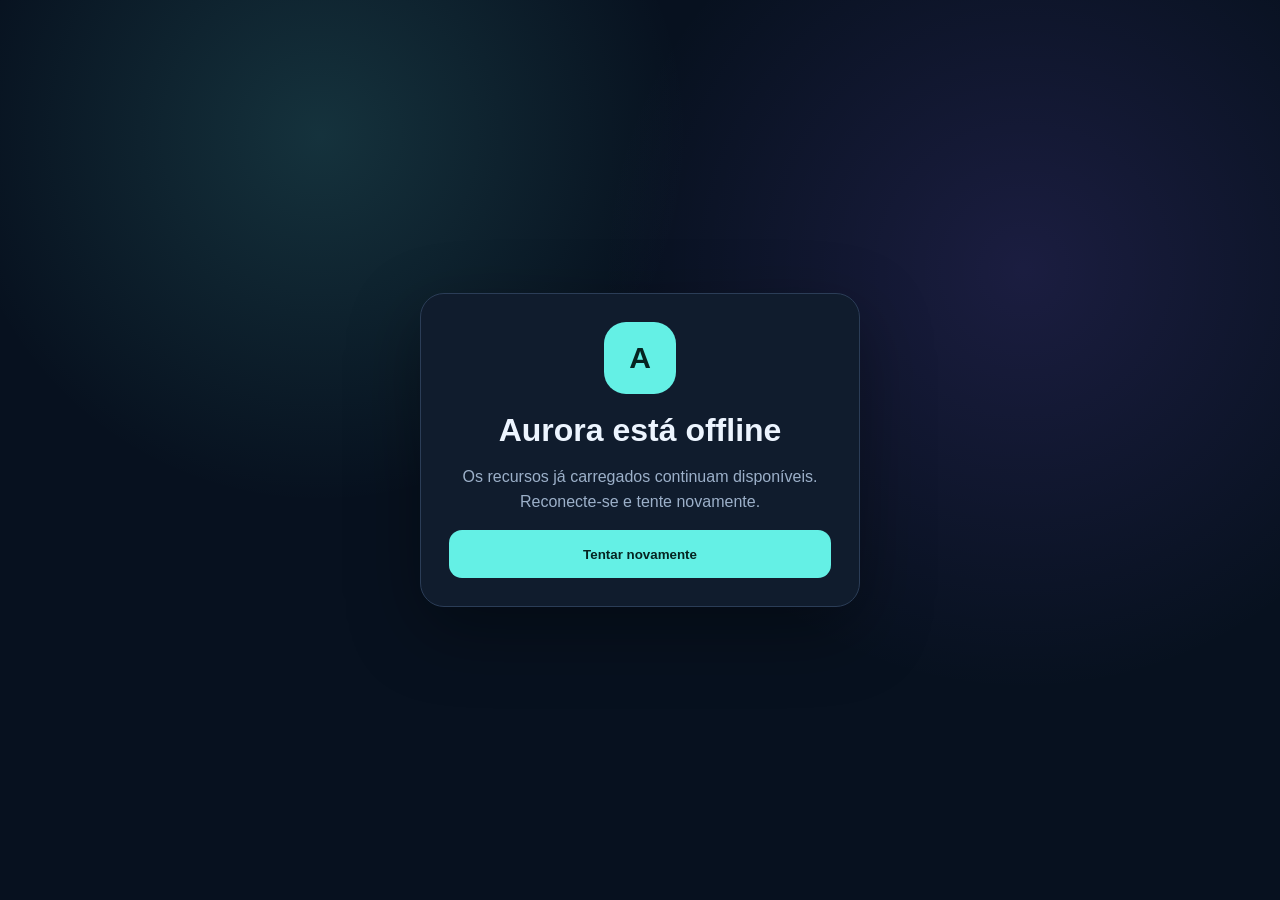
<file: offline.html>
<!DOCTYPE html>
<html lang="pt-BR">
<head>
<meta charset="UTF-8">
<meta name="viewport" content="width=device-width,initial-scale=1,maximum-scale=1,user-scalable=no,viewport-fit=cover">
<meta name="theme-color" content="#07111f">
<title>Aurora — Offline</title>
<style>
:root{color-scheme:dark}
*{box-sizing:border-box}
body{min-height:100vh;margin:0;display:grid;place-items:center;padding:24px;
font-family:Inter,Arial,sans-serif;color:#edf5ff;background:
radial-gradient(circle at 25% 15%,rgba(100,240,229,.15),transparent 30%),
radial-gradient(circle at 80% 30%,rgba(140,98,255,.15),transparent 35%),#07111f}
main{width:min(440px,100%);padding:28px;border:1px solid #2b3d57;border-radius:24px;
background:#101c2d;text-align:center;box-shadow:0 24px 70px rgba(0,0,0,.35)}
.logo{width:72px;height:72px;margin:0 auto 18px;display:grid;place-items:center;
border-radius:22px;color:#062421;background:#64f0e5;font-size:30px;font-weight:900}
h1{margin:0 0 10px}p{color:#9cb0c9;line-height:1.55}
button{min-height:48px;width:100%;border:0;border-radius:13px;color:#062421;
background:#64f0e5;font-weight:900;cursor:pointer}
</style>
</head>
<body>
<main>
<div class="logo">A</div>
<h1>Aurora está offline</h1>
<p>Os recursos já carregados continuam disponíveis. Reconecte-se e tente novamente.</p>
<button onclick="location.reload()">Tentar novamente</button>
</main>
</body>
</html>
</file>
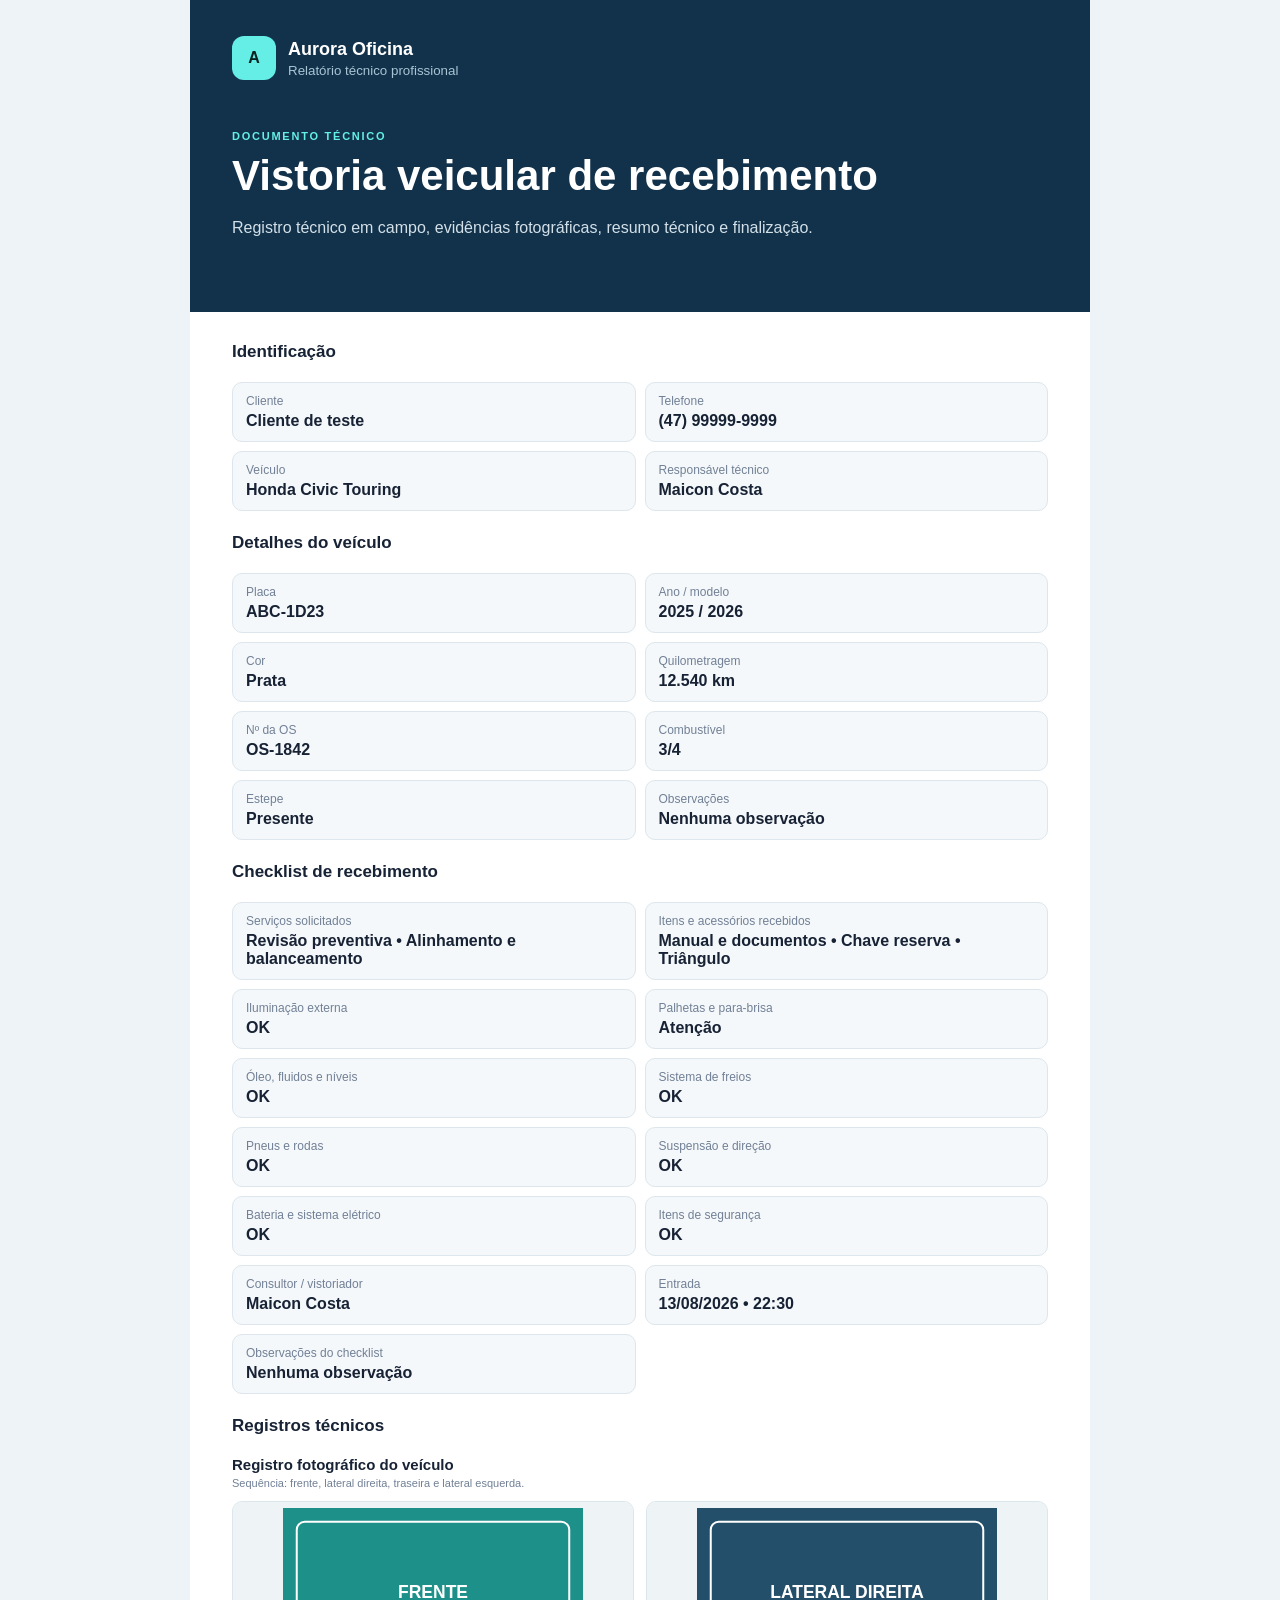
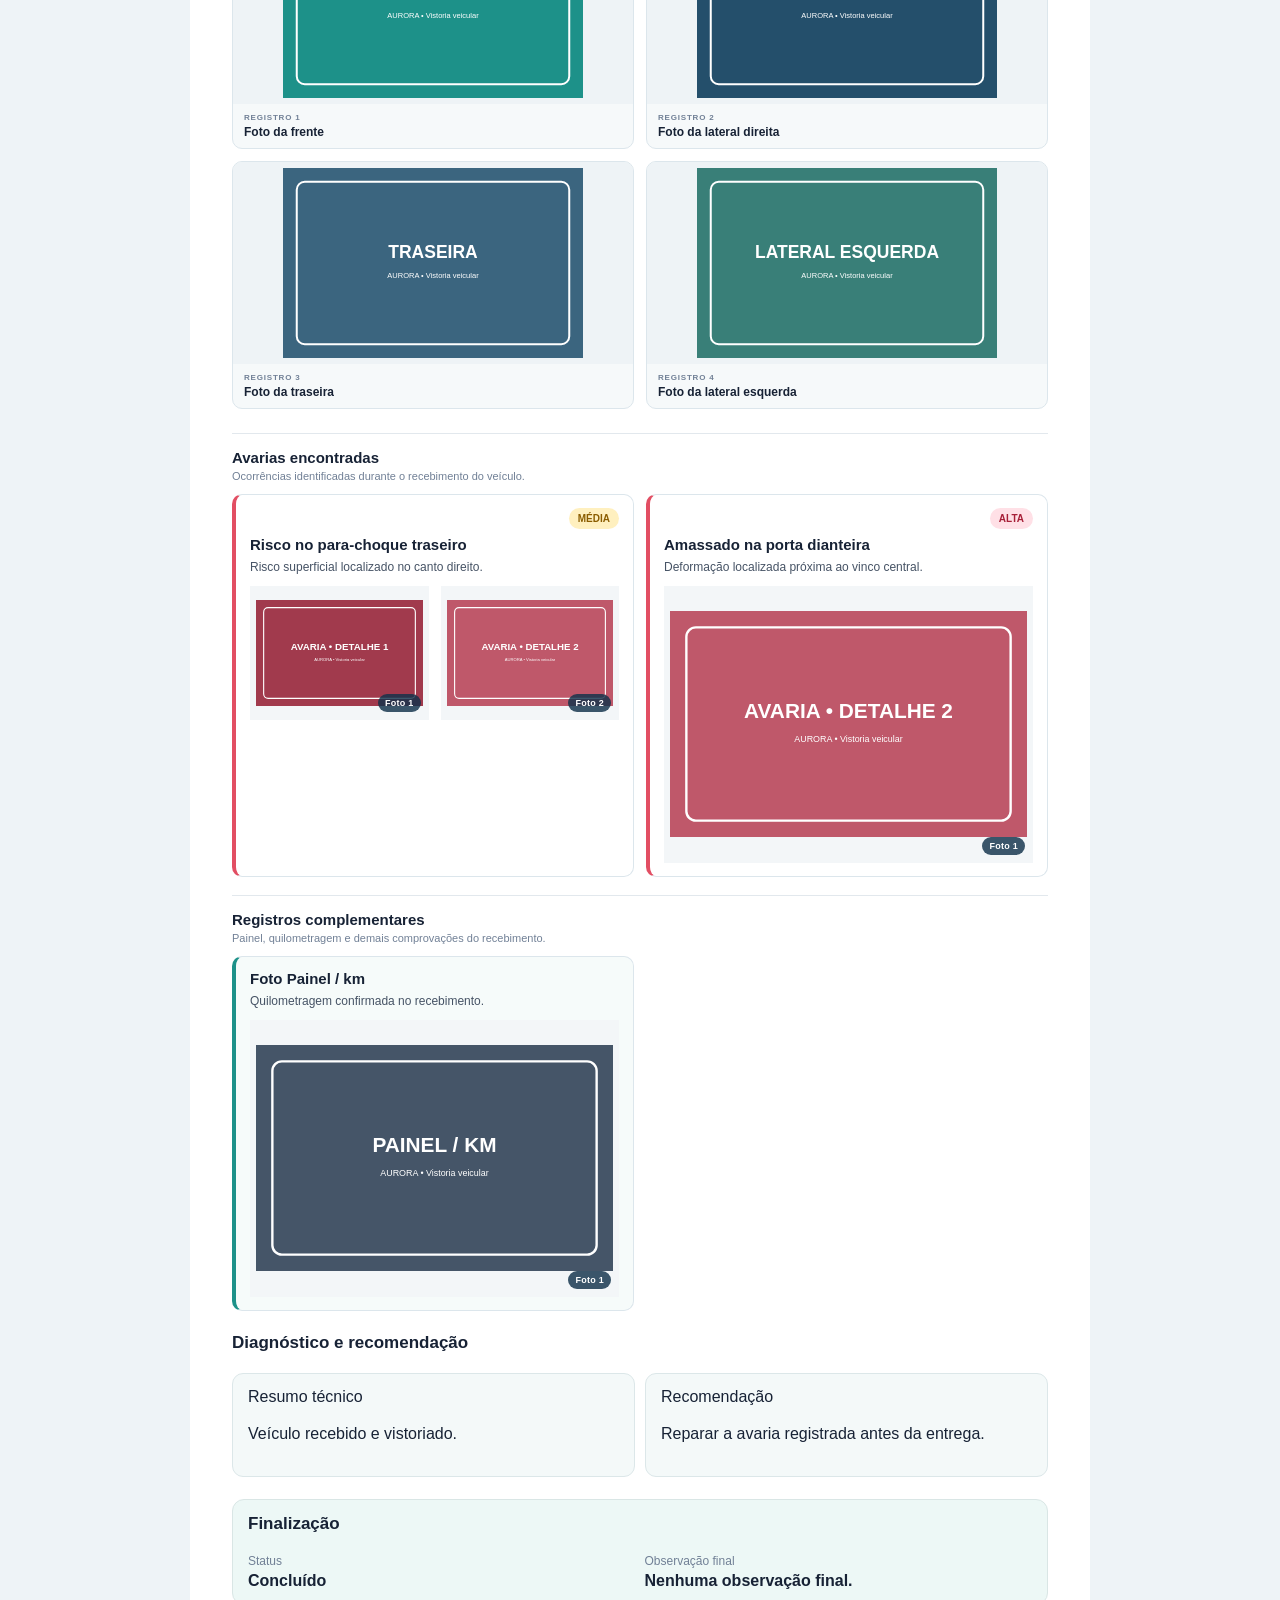
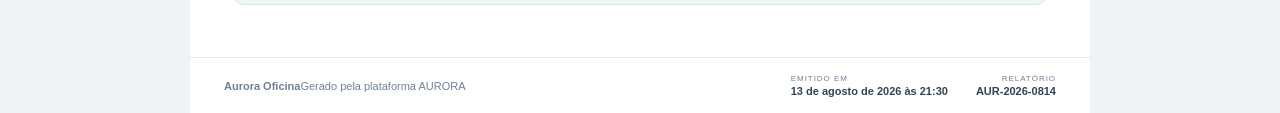
<file: tmp/pdfs/vehicle_report_v114_qa.html>
<!DOCTYPE html><html lang="pt-BR"><head><meta charset="UTF-8"><meta name="viewport" content="width=device-width,initial-scale=1"><title>AUR-2026-0814</title><style>html{background:#fff;color-scheme:light}body{margin:0;background:#eef3f7!important;color:#172235!important;font-family:Arial,sans-serif}main{width:min(900px,100%);margin:auto;background:#fff!important;color:#172235!important}.aurora-report-cover{padding:42px;background:#102d46;color:#fff}.aurora-report-brand{display:flex;gap:12px;align-items:center}.aurora-report-brand>span{display:grid;place-items:center;width:44px;height:44px;border-radius:12px;background:#64eee5;color:#07221f;font-weight:900}.aurora-report-brand__logo{display:block;width:auto!important;height:auto!important;max-width:150px!important;max-height:52px!important;object-fit:contain!important}.aurora-report-brand strong,.aurora-report-brand small{display:block}.aurora-report-brand strong{font-size:18px}.aurora-report-brand small{margin-top:3px;color:#a9c5d5}.aurora-report-cover__kicker{color:#64f0e5;font-size:11px;font-weight:900;letter-spacing:.16em;text-transform:uppercase}.aurora-report-cover h1{font-size:42px;margin:70px 0 12px}.aurora-report-body{padding:34px}.aurora-report-section{margin-bottom:30px}.aurora-report-section>h2{border:0;padding-bottom:9px}.aurora-report-info{display:inline-block;vertical-align:top;width:45%;margin:5px;padding:12px;background:#fff;border:0;border-radius:0}.aurora-report-info span,.aurora-report-info strong{display:block}.aurora-report-info span{font-size:12px;color:#718096}.aurora-report-occurrence__header{display:flex;align-items:center;justify-content:space-between;gap:12px;margin-bottom:9px}.aurora-report-occurrence__header>span{color:#718096;font-size:10px;font-weight:900;letter-spacing:.12em;text-transform:uppercase}.aurora-report-occurrence__header b{padding:5px 9px;border-radius:999px;color:#8b5d00;background:#fff0bf;font-size:10px;font-weight:700;text-transform:uppercase}.aurora-report-occurrence__header b[data-severity*="alta"],.aurora-report-occurrence__header b[data-severity*="crítica"]{color:#a72038;background:#ffe0e6}.aurora-report-occurrence__header b[data-severity*="baixa"]{color:#147259;background:#dff8ef}.aurora-report-alert{padding:16px;border:0;border-left:4px solid #e24e63;background:#fff5f6;border-radius:10px}.aurora-report-alert h3{margin:0 0 6px;font-size:16px}.aurora-report-alert small{display:block;margin-bottom:10px;color:#718096}.aurora-report-alert>p,.aurora-report-recommendation p{margin:0;color:#465365;font-size:12px;line-height:1.55}.aurora-report-recommendation{margin-top:14px;padding-top:13px;border-top:1px solid #f0cdd4}.aurora-report-recommendation span{color:#1d9189;font-size:9px;font-weight:900;letter-spacing:.11em;text-transform:uppercase}.aurora-report-recommendation p{margin-top:5px}.aurora-report-occurrence{margin-bottom:30px}.aurora-vehicle-photo-section__header{margin-bottom:12px}.aurora-vehicle-photo-section__header h3{margin:0 0 4px;font-size:15px}.aurora-vehicle-photo-section__header p{margin:0;color:#718096;font-size:11px}.aurora-vehicle-photo-grid{display:grid;grid-template-columns:repeat(2,minmax(0,1fr));gap:12px;margin-bottom:24px}.aurora-vehicle-photo{margin:0;overflow:hidden;border:1px solid #dce6ec;border-radius:10px;background:#f6f9fa;break-inside:avoid}.aurora-vehicle-photo__frame{display:flex;align-items:center;justify-content:center;height:190px;padding:6px;background:#eef3f6}.aurora-vehicle-photo__frame img{display:block;width:100%;height:100%;object-fit:contain}.aurora-vehicle-photo figcaption{display:grid;gap:3px;padding:9px 11px}.aurora-vehicle-photo figcaption span{color:#718096;font-size:8px;font-weight:900;letter-spacing:.1em;text-transform:uppercase}.aurora-vehicle-photo figcaption strong{font-size:12px}.aurora-vehicle-photo__placeholder{display:grid;place-items:center;height:190px;color:#8996a5;font-size:11px}.aurora-vehicle-photo.is-missing{border-style:dashed}.aurora-vehicle-additional-records{display:grid;grid-template-columns:repeat(2,minmax(0,1fr));gap:12px;margin-top:18px}.aurora-vehicle-additional-records>.aurora-vehicle-photo-section__header{grid-column:1/-1;margin-bottom:0;padding-top:15px;border-top:1px solid #e2e8ed}.aurora-vehicle-record-pair{display:grid;grid-template-columns:repeat(2,minmax(0,1fr));gap:12px;margin-top:18px}.aurora-vehicle-record-pair>.aurora-vehicle-additional-records{display:block;margin-top:0}.aurora-vehicle-record-pair>.aurora-vehicle-additional-records>.aurora-vehicle-photo-section__header{margin-bottom:10px}.aurora-vehicle-record-grid{display:grid;grid-template-columns:repeat(2,minmax(0,1fr));gap:12px}.aurora-vehicle-record-card{margin:0;padding:13px 14px;border:1px solid #dce6ec;border-left:4px solid #e24e63;border-radius:10px;background:#fff;break-inside:avoid}.aurora-vehicle-record-card--complementary{border-left-color:#1d9189;background:#f6fbfa}.aurora-vehicle-record-card .aurora-report-occurrence__header{margin-bottom:7px}.aurora-report-occurrence__header--severity-only{justify-content:flex-end}.aurora-vehicle-record-card__content h3{margin:0 0 5px;font-size:15px}.aurora-vehicle-record-card__content small{display:block;margin-bottom:7px;color:#718096}.aurora-vehicle-record-card__content>p{margin:0;color:#465365;font-size:12px;line-height:1.5}.aurora-vehicle-record-card .aurora-report-recommendation{margin-top:9px;padding-top:9px}.aurora-vehicle-record-card .aurora-report-photos{margin-top:10px}.aurora-vehicle-record-card .aurora-report-photos--single{display:block}.aurora-vehicle-record-card .aurora-report-photos--single figure{width:100%}.aurora-vehicle-record-card .aurora-report-photo-frame{box-sizing:border-box;width:100%;height:auto;aspect-ratio:4/3;overflow:hidden}.aurora-vehicle-record-card .aurora-report-photo-frame img{display:block;width:100%;height:100%;max-width:100%;max-height:100%;object-fit:contain}.aurora-report-photos{display:grid;grid-template-columns:repeat(2,minmax(0,1fr));gap:12px;margin-top:14px}.aurora-report-photos--single{grid-template-columns:1fr;justify-items:center}.aurora-report-photos--single figure{width:min(78%,560px)}.aurora-report-photos figure{margin:0;border:0;border-radius:0;overflow:hidden}.aurora-report-photo-frame{display:flex;justify-content:center;align-items:center;background:#f3f6f8;padding:6px}.aurora-report-photo-frame{position:relative}.aurora-report-photo-index{position:absolute;right:8px;bottom:8px;padding:4px 7px;border-radius:999px;background:rgba(18,50,75,.82);color:#fff;font-size:9px;font-weight:700;letter-spacing:.03em}.aurora-report-photos img{display:block;width:auto;height:auto;max-width:100%;max-height:320px;object-fit:contain}.aurora-report-photos figcaption{display:grid;gap:4px;padding:9px;font-size:12px}.aurora-report-empty-section{padding:20px;border:0;border-radius:0;text-align:center;color:#718096}.aurora-report-document__footer{display:grid;grid-template-columns:1fr auto auto;gap:28px;align-items:center;justify-content:space-between;padding:16px 34px;background:#fff;border:0;font-size:11px;color:#718096}.aurora-report-signature{display:grid;justify-items:center;gap:8px;padding:12px}.aurora-report-signature img{display:block;max-width:420px;width:100%;max-height:150px;object-fit:contain;border-bottom:1px solid #657785}.aurora-report-signature span{font-size:10px;color:#718096}.aurora-report-cover{position:relative;min-height:240px;padding:36px 42px;background:#12324b;color:#fff}.aurora-report-cover__content{margin-top:46px}.aurora-report-cover h1{margin:8px 0 10px}.aurora-report-cover p{max-width:620px;color:#d3e0e8;line-height:1.5}.aurora-report-cover__meta{position:absolute;right:42px;bottom:28px;display:grid;gap:4px;text-align:right;font-size:10px;color:#c4d6e1}.aurora-report-cover__meta span:first-child{color:#64f0e5;font-size:9px;font-weight:900;letter-spacing:.12em;text-transform:uppercase}.aurora-report-body{padding:30px 42px}.aurora-report-section{margin-bottom:22px}.aurora-report-section>h2{margin:0 0 11px;font-size:17px}.aurora-report-info-grid,.aurora-report-approval{display:grid;grid-template-columns:repeat(2,minmax(0,1fr));gap:9px}.aurora-report-info{display:block;width:auto;margin:0;padding:11px 13px;border:1px solid #dde6ec;border-radius:10px;background:#f5f8fa}.aurora-report-info strong{margin-top:4px}.aurora-report-summary{padding:13px 15px;border:1px solid #dce9e7;border-radius:10px;background:#f3faf9}.aurora-report-summary p{margin:0;line-height:1.55}.aurora-report-diagnostic{display:grid;grid-template-columns:repeat(2,minmax(0,1fr));gap:10px}.aurora-report-diagnostic article{padding:14px 15px;border:1px solid #dce7e9;border-radius:11px;background:#f4f9f9}.aurora-report-diagnostic p{line-height:1.55}.aurora-report-section--conclusion{padding:14px 15px;border:1px solid #d9e6e5;border-radius:12px;background:#edf8f6}.aurora-report-section--conclusion .aurora-report-info{padding:0;border:0;background:transparent}.aurora-report-empty-section{padding:13px 16px;border:1px dashed #cbd7df;border-radius:10px;background:#fafcfd}.aurora-report-document__footer{align-items:center;border-top:1px solid #e4eaee}.aurora-report-footer__user,.aurora-report-footer__code{display:grid;gap:2px}.aurora-report-footer__user{text-align:left}.aurora-report-footer__code{text-align:right}.aurora-report-footer__user span,.aurora-report-footer__code span{font-size:8px;letter-spacing:.12em}.aurora-report-footer__user b,.aurora-report-footer__code b{color:#314458}@media(max-width:700px){.aurora-report-document{box-sizing:border-box;width:100%!important;min-width:0!important;max-width:100%!important}.aurora-report-document img{max-width:100%!important}.aurora-report-cover{padding:26px 22px}.aurora-report-cover__meta{right:22px;bottom:22px}.aurora-report-body{padding:24px 20px}.aurora-report-info-grid,.aurora-report-approval,.aurora-report-diagnostic{grid-template-columns:1fr}.aurora-vehicle-additional-records,.aurora-vehicle-record-pair,.aurora-vehicle-record-grid{grid-template-columns:1fr!important}.aurora-vehicle-photo-grid{grid-template-columns:repeat(2,minmax(0,1fr))!important}.aurora-vehicle-photo__frame{height:auto!important;aspect-ratio:4/3!important}.aurora-vehicle-photo__frame img,.aurora-vehicle-record-card .aurora-report-photo-frame img{width:100%!important;height:100%!important;max-width:100%!important;max-height:100%!important;object-fit:contain!important}.aurora-report-document__footer{grid-template-columns:1fr auto;gap:12px;padding:14px 20px}.aurora-report-footer__user{display:none}}@media print{.aurora-vehicle-photo-section{break-inside:avoid!important}.aurora-vehicle-photo-grid{grid-template-columns:repeat(2,minmax(0,1fr))!important;gap:2.5mm!important;margin-bottom:4mm!important}.aurora-vehicle-photo{display:grid!important;grid-template-rows:42mm auto!important;overflow:hidden!important}.aurora-vehicle-photo__frame,.aurora-vehicle-photo__placeholder{box-sizing:border-box!important;width:100%!important;height:42mm!important;min-height:42mm!important;max-height:42mm!important;overflow:hidden!important}.aurora-vehicle-photo__frame img{width:100%!important;height:100%!important;max-width:100%!important;max-height:100%!important;object-fit:contain!important}.aurora-vehicle-photo figcaption{padding:1.8mm 2.2mm!important}.aurora-vehicle-additional-records{grid-template-columns:repeat(2,minmax(0,1fr))!important;gap:3mm!important;margin-top:0!important}.aurora-vehicle-record-pair{grid-template-columns:repeat(2,minmax(0,1fr))!important;gap:3mm!important;margin-top:0!important;break-inside:avoid!important}.aurora-vehicle-record-grid{grid-template-columns:repeat(2,minmax(0,1fr))!important;gap:3mm!important}.aurora-vehicle-record-card{margin:0!important;padding:2.5mm 3mm!important;border:.25mm solid #dce6ec!important;border-left:1mm solid #e24e63!important;border-radius:2.3mm!important;background:#fff!important;break-inside:avoid!important}.aurora-vehicle-record-card--complementary{border-left-color:#1d9189!important;background:#f6fbfa!important}.aurora-vehicle-record-card__content h3{margin:0 0 1mm!important;font-size:9pt!important}.aurora-vehicle-record-card__content>p{font-size:7.5pt!important;line-height:1.4!important}.aurora-vehicle-record-card .aurora-report-recommendation{margin-top:2mm!important;padding-top:2mm!important}.aurora-vehicle-record-card .aurora-report-photos{display:block!important;margin-top:2mm!important}.aurora-vehicle-record-card .aurora-report-photos--single figure{width:100%!important}.aurora-vehicle-record-card .aurora-report-photo-frame{box-sizing:border-box!important;width:100%!important;height:38mm!important;min-height:38mm!important;max-height:38mm!important;overflow:hidden!important}.aurora-vehicle-record-card .aurora-report-photo-frame img{width:100%!important;height:100%!important;max-width:100%!important;max-height:100%!important;object-fit:contain!important}.aurora-report-signature{gap:2mm!important;padding:3mm!important}.aurora-report-signature img{width:auto!important;max-width:105mm!important;max-height:28mm!important}}@media print{@page{size:A4 portrait;margin:9mm 0 15mm;@bottom-left{content:"Aurora Oficina · Gerado pela plataforma AURORA";font:6pt Arial,sans-serif;color:#718096;border-top:.25mm solid #e4eaee;padding:2mm 0 0 13mm;vertical-align:top}@bottom-center{content:"Usuário: Maicon Costa";font:6pt Arial,sans-serif;color:#526579;border-top:.25mm solid #e4eaee;padding-top:2mm;vertical-align:top}@bottom-right{content:"AUR-2026-0814 · Página " counter(page) " de " counter(pages);font:6pt Arial,sans-serif;font-weight:700;color:#314458;border-top:.25mm solid #e4eaee;padding:2mm 13mm 0 0;vertical-align:top}}@page:first{margin-top:0}html,body{background:#fff!important}main{width:210mm}.aurora-report-cover{background:#12324b!important;color:#fff!important;-webkit-print-color-adjust:exact;print-color-adjust:exact}.aurora-report-body{padding:5mm 13mm 3mm}.aurora-report-section{margin-bottom:3mm!important}.aurora-report-info{padding:2mm 3mm!important;border:1px solid #dde6ec!important;background:#f6f8fa!important}.aurora-report-summary,.aurora-report-diagnostic article{border:1px solid #dce7e9!important;background:#f4f9f9!important}.aurora-report-diagnostic article{min-height:15mm!important;padding:2.5mm 3.5mm!important}.aurora-report-section--conclusion{margin-bottom:0!important;padding:2.5mm 3.5mm!important;border:1px solid #d9e6e5!important;background:#edf8f6!important;break-inside:avoid}.aurora-report-section{break-inside:avoid}.aurora-report-section--records,.aurora-report-occurrence{break-inside:auto!important}.aurora-report-occurrence__header{break-after:avoid}.aurora-report-alert,.aurora-report-photos figure{break-inside:avoid}.aurora-report-photos img{width:auto!important;height:auto!important;max-width:100%!important;max-height:62mm!important;object-fit:contain!important}.aurora-report-photo-index{right:1.8mm!important;bottom:1.8mm!important;padding:1mm 1.8mm!important;font-size:6pt!important;background:rgba(18,50,75,.82)!important;-webkit-print-color-adjust:exact;print-color-adjust:exact}.aurora-report-document__footer{display:none!important}}.aurora-report-footer__date{display:grid;gap:2px}.aurora-report-footer__date span{font-size:8px;letter-spacing:.12em}.aurora-report-footer__date b{color:#314458}@media print{@page{@bottom-center{content:""}}}</style></head><body><main><section class="aurora-report-cover"><div class="aurora-report-brand"><span>A</span><div><strong>Aurora Oficina</strong><small>Relatório técnico profissional</small></div></div><div class="aurora-report-cover__content"><span class="aurora-report-cover__kicker">Documento técnico</span><h1>Vistoria veicular de recebimento</h1><p>Registro técnico em campo, evidências fotográficas, resumo técnico e finalização.</p></div></section><div class="aurora-report-body"><section class="aurora-report-section aurora-report-section--identity"><h2>Identificação</h2><div class="aurora-report-info-grid"><div class="aurora-report-info"><span>Cliente</span><strong>Cliente de teste</strong></div><div class="aurora-report-info"><span>Telefone</span><strong>(47) 99999-9999</strong></div><div class="aurora-report-info"><span>Veículo</span><strong>Honda Civic Touring</strong></div><div class="aurora-report-info"><span>Responsável técnico</span><strong>Maicon Costa</strong></div></div></section><section class="aurora-report-section aurora-report-section--technical"><h2>Detalhes do veículo</h2><div class="aurora-report-info-grid"><div class="aurora-report-info"><span>Placa</span><strong>ABC-1D23</strong></div><div class="aurora-report-info"><span>Ano / modelo</span><strong>2025 / 2026</strong></div><div class="aurora-report-info"><span>Cor</span><strong>Prata</strong></div><div class="aurora-report-info"><span>Quilometragem</span><strong>12.540 km</strong></div><div class="aurora-report-info"><span>Nº da OS</span><strong>OS-1842</strong></div><div class="aurora-report-info"><span>Combustível</span><strong>3/4</strong></div><div class="aurora-report-info"><span>Estepe</span><strong>Presente</strong></div><div class="aurora-report-info"><span>Observações</span><strong>Nenhuma observação</strong></div></div></section><section class="aurora-report-section aurora-report-section--conditions"><h2>Checklist de recebimento</h2><div class="aurora-report-info-grid"><div class="aurora-report-info"><span>Serviços solicitados</span><strong>Revisão preventiva • Alinhamento e balanceamento</strong></div><div class="aurora-report-info"><span>Itens e acessórios recebidos</span><strong>Manual e documentos • Chave reserva • Triângulo</strong></div><div class="aurora-report-info"><span>Iluminação externa</span><strong>OK</strong></div><div class="aurora-report-info"><span>Palhetas e para-brisa</span><strong>Atenção</strong></div><div class="aurora-report-info"><span>Óleo, fluidos e níveis</span><strong>OK</strong></div><div class="aurora-report-info"><span>Sistema de freios</span><strong>OK</strong></div><div class="aurora-report-info"><span>Pneus e rodas</span><strong>OK</strong></div><div class="aurora-report-info"><span>Suspensão e direção</span><strong>OK</strong></div><div class="aurora-report-info"><span>Bateria e sistema elétrico</span><strong>OK</strong></div><div class="aurora-report-info"><span>Itens de segurança</span><strong>OK</strong></div><div class="aurora-report-info"><span>Consultor / vistoriador</span><strong>Maicon Costa</strong></div><div class="aurora-report-info"><span>Entrada</span><strong>13/08/2026 • 22:30</strong></div><div class="aurora-report-info"><span>Observações do checklist</span><strong>Nenhuma observação</strong></div></div></section><section class="aurora-report-section aurora-report-section--records"><h2>Registros técnicos</h2><section class="aurora-vehicle-photo-section"><header class="aurora-vehicle-photo-section__header"><h3>Registro fotográfico do veículo</h3><p>Sequência: frente, lateral direita, traseira e lateral esquerda.</p></header><div class="aurora-vehicle-photo-grid"><figure class="aurora-vehicle-photo"><div class="aurora-vehicle-photo__frame"><img src="[data-uri]" alt="Foto da frente"></div><figcaption><span>Registro 1</span><strong>Foto da frente</strong></figcaption></figure><figure class="aurora-vehicle-photo"><div class="aurora-vehicle-photo__frame"><img src="[data-uri]" alt="Foto da lateral direita"></div><figcaption><span>Registro 2</span><strong>Foto da lateral direita</strong></figcaption></figure><figure class="aurora-vehicle-photo"><div class="aurora-vehicle-photo__frame"><img src="[data-uri]" alt="Foto da traseira"></div><figcaption><span>Registro 3</span><strong>Foto da traseira</strong></figcaption></figure><figure class="aurora-vehicle-photo"><div class="aurora-vehicle-photo__frame"><img src="[data-uri]" alt="Foto da lateral esquerda"></div><figcaption><span>Registro 4</span><strong>Foto da lateral esquerda</strong></figcaption></figure></div></section><section class="aurora-vehicle-additional-records aurora-vehicle-found-issues"><header class="aurora-vehicle-photo-section__header"><h3>Avarias encontradas</h3><p>Ocorrências identificadas durante o recebimento do veículo.</p></header><article class="aurora-report-occurrence aurora-vehicle-record-card aurora-vehicle-record-card--issue"><header class="aurora-report-occurrence__header aurora-report-occurrence__header--severity-only"><b data-severity="média">Média</b></header><div class="aurora-vehicle-record-card__content"><h3>Risco no para-choque traseiro</h3><p>Risco superficial localizado no canto direito.</p></div><div class="aurora-report-photos aurora-report-photos--multiple"><figure><div class="aurora-report-photo-frame"><img src="[data-uri]" alt="Risco no para-choque traseiro - foto 1"><span class="aurora-report-photo-index">Foto 1</span></div></figure><figure><div class="aurora-report-photo-frame"><img src="[data-uri]" alt="Risco no para-choque traseiro - foto 2"><span class="aurora-report-photo-index">Foto 2</span></div></figure></div></article><article class="aurora-report-occurrence aurora-vehicle-record-card aurora-vehicle-record-card--issue"><header class="aurora-report-occurrence__header aurora-report-occurrence__header--severity-only"><b data-severity="alta">Alta</b></header><div class="aurora-vehicle-record-card__content"><h3>Amassado na porta dianteira</h3><p>Deformação localizada próxima ao vinco central.</p></div><div class="aurora-report-photos aurora-report-photos--single"><figure><div class="aurora-report-photo-frame"><img src="[data-uri]" alt="Amassado na porta dianteira - foto 1"><span class="aurora-report-photo-index">Foto 1</span></div></figure></div></article></section><section class="aurora-vehicle-additional-records aurora-vehicle-complementary-records"><header class="aurora-vehicle-photo-section__header"><h3>Registros complementares</h3><p>Painel, quilometragem e demais comprovações do recebimento.</p></header><article class="aurora-report-occurrence aurora-vehicle-record-card aurora-vehicle-record-card--complementary"><div class="aurora-vehicle-record-card__content"><h3>Foto Painel / km</h3><p>Quilometragem confirmada no recebimento.</p></div><div class="aurora-report-photos aurora-report-photos--single"><figure><div class="aurora-report-photo-frame"><img src="[data-uri]" alt="Foto Painel / km - foto 1"><span class="aurora-report-photo-index">Foto 1</span></div></figure></div></article></section></section><section class="aurora-report-section aurora-report-section--diagnostic"><h2>Diagnóstico e recomendação</h2><div class="aurora-report-diagnostic"><article><span>Resumo técnico</span><p>Veículo recebido e vistoriado.</p></article><article><span>Recomendação</span><p>Reparar a avaria registrada antes da entrega.</p></article></div></section><section class="aurora-report-section aurora-report-section--conclusion"><h2>Finalização</h2><div class="aurora-report-approval"><div class="aurora-report-info"><span>Status</span><strong>Concluído</strong></div><div class="aurora-report-info"><span>Observação final</span><strong>Nenhuma observação final.</strong></div></div></section></div><footer class="aurora-report-document__footer"><div class="aurora-report-footer__brand"><strong>Aurora Oficina</strong><span class="aurora-footer-generated">Gerado pela plataforma AURORA</span></div><div class="aurora-report-footer__date"><span>EMITIDO EM</span><b>13 de agosto de 2026 às 21:30</b></div><div class="aurora-report-footer__code"><span>RELATÓRIO</span><b>AUR-2026-0814</b></div></footer></main></body></html>
</file>
<file: css/app_shell.css>
:root {
    --aurora-bg: #07111f;
    --aurora-surface: #101c2d;
    --aurora-surface-2: #16243a;
    --aurora-input-bg: var(--aurora-surface-2);
    --aurora-border: #2b3d57;
    --aurora-text: #edf5ff;
    --aurora-muted: #9cb0c9;
    --aurora-primary: #64f0e5;
    --aurora-primary-strong: #2fc9bd;
    --aurora-violet: #8c62ff;
    --aurora-shadow: 0 16px 40px rgba(0,0,0,.22);
}

:root[data-theme="light"] {
    --aurora-bg: #edf2f8;
    --aurora-surface: #ffffff;
    --aurora-surface-2: #f6f8fb;
    --aurora-input-bg: var(--aurora-surface-2);
    --aurora-border: #d8e0ea;
    --aurora-text: #172235;
    --aurora-muted: #607089;
    --aurora-primary: #0c8f88;
    --aurora-primary-strong: #08736d;
    --aurora-violet: #7358d6;
    --aurora-shadow: 0 16px 40px rgba(26,42,68,.12);
}

* {
    box-sizing: border-box;
}

body {
    margin: 0;
    background: var(--aurora-bg);
    color: var(--aurora-text);
    font-family: Inter, Arial, Helvetica, sans-serif;
}

button,
input {
    font: inherit;
}

.aurora-shell {
    min-height: 100vh;
    display: grid;
    grid-template-columns: 240px minmax(0, 1fr);
    background: var(--aurora-bg);
}

.aurora-sidebar {
    position: sticky;
    top: 0;
    height: 100vh;
    padding: 18px 14px;
    background: var(--aurora-surface);
    border-right: 1px solid var(--aurora-border);
}

.aurora-sidebar__brand {
    display: flex;
    align-items: center;
    gap: 12px;
    padding: 8px 10px 22px;
}

.aurora-sidebar__brand strong,
.aurora-sidebar__brand span {
    display: block;
}

.aurora-sidebar__brand span {
    margin-top: 2px;
    color: var(--aurora-muted);
    font-size: 12px;
}

.aurora-sidebar__logo {
    width: 40px;
    height: 40px;
    display: grid;
    place-items: center;
    border-radius: 12px;
    color: #062421;
    font-weight: 800;
    background: var(--aurora-primary);
}

.aurora-sidebar__nav {
    display: grid;
    gap: 6px;
}

.aurora-sidebar__item {
    width: 100%;
    display: flex;
    align-items: center;
    gap: 10px;
    padding: 11px 12px;
    border: 1px solid transparent;
    border-radius: 12px;
    color: var(--aurora-muted);
    background: transparent;
    cursor: pointer;
    text-align: left;
}

.aurora-sidebar__item:hover,
.aurora-sidebar__item.is-active {
    color: var(--aurora-text);
    background: var(--aurora-surface-2);
    border-color: var(--aurora-border);
}

.aurora-sidebar__item.is-active {
    box-shadow: inset 3px 0 0 var(--aurora-primary);
}

.aurora-sidebar__icon {
    width: 22px;
    text-align: center;
}

.aurora-shell__main {
    position: relative;
    min-width: 0;
    display: grid;
    grid-template-rows: auto minmax(0, 1fr) auto;
}

.aurora-topbar {
    min-height: 78px;
    display: flex;
    align-items: center;
    justify-content: space-between;
    gap: 18px;
    padding: 16px 22px;
    background: var(--aurora-surface);
    border-bottom: 1px solid var(--aurora-border);
}

.aurora-topbar h1 {
    margin: 0;
    font-size: 20px;
}

.aurora-topbar p {
    margin: 4px 0 0;
    color: var(--aurora-muted);
    font-size: 13px;
}

.aurora-topbar__actions {
    display: flex;
    align-items: center;
    gap: 10px;
}

.aurora-icon-button {
    width: 40px;
    height: 40px;
    border: 1px solid var(--aurora-border);
    border-radius: 12px;
    color: var(--aurora-text);
    background: var(--aurora-surface-2);
    cursor: pointer;
}

.aurora-user-chip {
    display: flex;
    align-items: center;
    gap: 8px;
    padding: 7px 10px;
    border: 1px solid var(--aurora-border);
    border-radius: 14px;
    color: var(--aurora-text);
    background: var(--aurora-surface-2);
    cursor: pointer;
}

.aurora-user-chip:hover {
    border-color: var(--aurora-primary);
}

.aurora-user-chip__avatar {
    width: 30px;
    height: 30px;
    display: grid;
    place-items: center;
    border-radius: 10px;
    color: #062421;
    font-weight: 700;
    background: var(--aurora-primary);
}

.aurora-user-chip__chevron {
    color: var(--aurora-muted);
    font-size: 10px;
}

.aurora-shell__content {
    position: relative;
    min-height: 0;
    padding: 22px;
    overflow: auto;
}

.aurora-workflow-layer[hidden],
.aurora-home-layer[hidden] {
    display: none;
}

.aurora-home-layer {
    width: min(920px, 100%);
    margin: 0 auto;
}

.aurora-home-hero {
    position: relative;
    overflow: hidden;
    padding: 28px;
    border: 1px solid var(--aurora-border);
    border-radius: 24px;
    background:
        radial-gradient(
            circle at 88% 14%,
            rgba(100,240,229,.16),
            transparent 25%
        ),
        linear-gradient(
            145deg,
            #12233c,
            #0d192a 72%
        );
    box-shadow: var(--aurora-shadow);
}

.aurora-home-hero::after {
    content: "";
    position: absolute;
    right: -42px;
    bottom: -58px;
    width: 190px;
    height: 190px;
    border: 1px solid rgba(100,240,229,.12);
    border-radius: 50%;
    box-shadow:
        0 0 0 30px rgba(100,240,229,.035),
        0 0 0 60px rgba(140,98,255,.025);
}

.aurora-home-hero__kicker {
    position: relative;
    z-index: 1;
    color: var(--aurora-primary);
    font-size: 11px;
    font-weight: 800;
    letter-spacing: .12em;
    text-transform: uppercase;
}

.aurora-home-hero h2 {
    position: relative;
    z-index: 1;
    margin: 10px 0 5px;
    font-size: clamp(30px, 5vw, 46px);
    line-height: 1.04;
}

.aurora-home-hero strong {
    position: relative;
    z-index: 1;
    display: block;
    color: var(--aurora-primary);
    font-size: clamp(20px, 3vw, 28px);
}

.aurora-home-hero p {
    position: relative;
    z-index: 1;
    max-width: 540px;
    margin: 12px 0 0;
    color: var(--aurora-muted);
    line-height: 1.55;
}

.aurora-home-hero__count {
    position: relative;
    z-index: 1;
    display: inline-flex;
    margin-top: 18px;
    padding: 7px 10px;
    border: 1px solid rgba(100,240,229,.24);
    border-radius: 999px;
    color: var(--aurora-primary);
    background: rgba(100,240,229,.06);
    font-size: 10px;
}

.aurora-home-section {
    margin-top: 24px;
}

.aurora-home-section__header span {
    color: var(--aurora-muted);
    font-size: 11px;
    letter-spacing: .08em;
    text-transform: uppercase;
}

.aurora-home-section__header h3 {
    margin: 5px 0 13px;
    font-size: 20px;
}

.aurora-service-grid {
    display: grid;
    grid-template-columns:
        repeat(
            2,
            minmax(0, 1fr)
        );
    gap: 12px;
}

.aurora-service-card {
    width: 100%;
    min-height: 112px;
    display: grid;
    grid-template-columns:
        auto minmax(0, 1fr) auto;
    align-items: center;
    gap: 13px;
    padding: 15px;
    border: 1px solid var(--aurora-border);
    border-radius: 18px;
    color: var(--aurora-text);
    background: var(--aurora-surface);
    cursor: pointer;
    text-align: left;
    transition:
        transform .18s ease,
        border-color .18s ease,
        box-shadow .18s ease;
}

.aurora-service-card:hover {
    transform: translateY(-2px);
    border-color: var(--aurora-primary);
    box-shadow: var(--aurora-shadow);
}

.aurora-service-card__icon {
    width: 46px;
    height: 46px;
    display: grid;
    place-items: center;
    border: 1px solid var(--aurora-border);
    border-radius: 14px;
    background: var(--aurora-surface-2);
    font-size: 22px;
}

.aurora-service-card__content {
    min-width: 0;
}

.aurora-service-card strong,
.aurora-service-card small {
    display: block;
}

.aurora-service-card small {
    margin-top: 5px;
    color: var(--aurora-muted);
    font-size: 11px;
    line-height: 1.4;
}

.aurora-service-card__arrow {
    color: var(--aurora-primary);
    font-size: 22px;
}

.aurora-empty-state {
    min-height: 360px;
    display: grid;
    place-items: center;
    align-content: center;
    gap: 10px;
    padding: 24px;
    border: 1px dashed var(--aurora-border);
    border-radius: 18px;
    color: var(--aurora-muted);
    background: var(--aurora-surface);
}

.aurora-empty-state h2,
.aurora-empty-state p {
    margin: 0;
}

.aurora-empty-state__icon {
    color: var(--aurora-primary);
    font-size: 38px;
}

.aurora-footer-nav {
    display: grid;
    grid-template-columns:
        repeat(2, minmax(0, 1fr));
    padding: 8px 16px;
    background: var(--aurora-surface);
    border-top: 1px solid var(--aurora-border);
}

.aurora-footer-nav__item {
    min-height: 54px;
    display: grid;
    place-items: center;
    align-content: center;
    gap: 3px;
    border: 0;
    border-radius: 13px;
    color: var(--aurora-muted);
    background: transparent;
    cursor: pointer;
    font-size: 11px;
}

.aurora-footer-nav__item.is-active {
    color: var(--aurora-primary);
    background: rgba(100,240,229,.06);
}

.aurora-footer-nav__icon {
    font-size: 20px;
}

.aurora-workflow-dock {
    position: absolute;
    right: 18px;
    bottom: 82px;
    left: 18px;
    z-index: 55;
    display: none;
    grid-template-columns:
        1fr auto 1fr;
    align-items: center;
    gap: 10px;
    padding: 8px;
    border: 1px solid var(--aurora-border);
    border-radius: 16px;
    background: rgba(16,28,45,.94);
    box-shadow: var(--aurora-shadow);
    backdrop-filter: blur(14px);
}

.aurora-workflow-dock.is-visible {
    display: grid;
}

.aurora-workflow-dock button {
    min-height: 44px;
    padding: 0 12px;
    border: 1px solid var(--aurora-border);
    border-radius: 11px;
    color: var(--aurora-text);
    background: var(--aurora-surface-2);
    cursor: pointer;
}

.aurora-workflow-dock button:last-child {
    justify-self: end;
    border-color: var(--aurora-primary);
    color: #062421;
    background: var(--aurora-primary);
}

.aurora-workflow-dock button:disabled {
    opacity: .45;
    cursor: not-allowed;
}

.aurora-workflow-dock span {
    color: var(--aurora-muted);
    font-size: 11px;
    white-space: nowrap;
}

.aurora-settings-modal {
    position: fixed;
    inset: 0;
    z-index: 200;
    display: none;
}

.aurora-settings-modal.is-open {
    display: block;
}

.aurora-settings-modal__backdrop {
    position: absolute;
    inset: 0;
    width: 100%;
    border: 0;
    background: rgba(0,0,0,.62);
    backdrop-filter: blur(8px);
}

.aurora-settings-sheet {
    position: absolute;
    top: 76px;
    right: 18px;
    width: min(390px, calc(100vw - 24px));
    max-height: calc(100vh - 100px);
    overflow: auto;
    padding: 16px;
    border: 1px solid var(--aurora-border);
    border-radius: 20px;
    background: var(--aurora-surface);
    box-shadow: 0 30px 90px rgba(0,0,0,.48);
}

.aurora-settings-sheet header {
    display: flex;
    justify-content: space-between;
    gap: 12px;
    margin-bottom: 14px;
}

.aurora-settings-sheet h2,
.aurora-settings-sheet p {
    margin: 0;
}

.aurora-settings-sheet p {
    margin-top: 4px;
    color: var(--aurora-muted);
    font-size: 11px;
}

.aurora-settings-sheet header button {
    width: 36px;
    height: 36px;
    border: 1px solid var(--aurora-border);
    border-radius: 11px;
    color: var(--aurora-text);
    background: var(--aurora-surface-2);
    cursor: pointer;
}

.aurora-settings-profile {
    display: flex;
    align-items: center;
    gap: 11px;
    padding: 13px;
    border: 1px solid rgba(100,240,229,.22);
    border-radius: 15px;
    background: rgba(100,240,229,.05);
}

.aurora-settings-profile > span {
    width: 46px;
    height: 46px;
    display: grid;
    place-items: center;
    border-radius: 14px;
    color: #062421;
    background: var(--aurora-primary);
    font-weight: 900;
}

.aurora-settings-profile strong,
.aurora-settings-profile small {
    display: block;
}

.aurora-settings-profile small {
    margin-top: 3px;
    color: var(--aurora-muted);
}

.aurora-settings-sheet form {
    display: grid;
    gap: 12px;
    margin-top: 14px;
}

.aurora-settings-sheet label {
    display: grid;
    gap: 6px;
    color: var(--aurora-muted);
    font-size: 11px;
}

.aurora-settings-sheet input {
    min-height: 46px;
    padding: 10px 12px;
    border: 1px solid var(--aurora-border);
    border-radius: 12px;
    color: var(--aurora-text);
    background: var(--aurora-surface-2);
}

.aurora-settings-sheet form button {
    min-height: 46px;
    border: 1px solid var(--aurora-primary);
    border-radius: 12px;
    color: #062421;
    background: var(--aurora-primary);
    cursor: pointer;
    font-weight: 800;
}

.aurora-company-modal {
    position: fixed;
    inset: 0;
    z-index: 260;
}

.aurora-company-modal.is-open {
    display: block;
}

.aurora-company-modal[hidden] {
    display: none;
}

.aurora-company-modal__backdrop {
    position: absolute;
    inset: 0;
    width: 100%;
    border: 0;
    background: rgba(0,0,0,.72);
    backdrop-filter: blur(8px);
}

.aurora-company-sheet {
    position: absolute;
    inset: max(18px, env(safe-area-inset-top)) 50% auto auto;
    transform: translateX(50%);
    width: min(760px, calc(100vw - 28px));
    max-height: calc(100vh - 36px - env(safe-area-inset-top));
    overflow: auto;
    padding: 18px;
    border: 1px solid var(--aurora-border);
    border-radius: 20px;
    background: var(--aurora-surface);
    box-shadow: 0 30px 90px rgba(0,0,0,.55);
}

.aurora-company-sheet header {
    display: flex;
    justify-content: space-between;
    gap: 12px;
    margin-bottom: 12px;
}

.aurora-company-sheet header h2,
.aurora-company-sheet header p {
    margin: 0;
}

.aurora-company-sheet header p {
    margin-top: 4px;
    color: var(--aurora-muted);
    font-size: 12px;
}

.aurora-company-sheet header > button {
    width: 38px;
    height: 38px;
    border: 1px solid var(--aurora-border);
    border-radius: 11px;
    color: var(--aurora-text);
    background: var(--aurora-surface-2);
}

.aurora-company-sheet form {
    display: grid;
    gap: 14px;
}

.aurora-company-sheet form > button {
    min-height: 48px;
    border: 1px solid var(--aurora-primary);
    border-radius: 12px;
    color: #062421;
    background: var(--aurora-primary);
    font-weight: 800;
}

body.aurora-modal-scroll-lock {
    overflow: hidden;
    overscroll-behavior: none;
}

body.aurora-profile-layer-open .aurora-footer-nav,
body.aurora-profile-layer-open .aurora-workflow-dock {
    visibility: hidden;
    pointer-events: none !important;
}

body.aurora-company-layer-open .aurora-settings-sheet {
    visibility: hidden;
    pointer-events: none !important;
}

.aurora-shell.aurora-shell--modal-blocked,
.aurora-shell.aurora-shell--modal-blocked * {
    pointer-events: none !important;
    touch-action: none;
    user-select: none;
}

.aurora-settings-modal.is-open,
.aurora-company-modal.is-open {
    pointer-events: auto;
    touch-action: auto;
    user-select: auto;
}

.aurora-company-modal.is-open * {
    pointer-events: auto;
    touch-action: auto;
}

.aurora-company-back {
    display: inline-flex;
    align-items: center;
    gap: 6px;
    margin-bottom: 8px;
    padding: 0;
    border: 0;
    color: var(--aurora-primary);
    background: transparent;
    font-size: 13px;
    font-weight: 700;
    cursor: pointer;
}

.aurora-company-save-bar {
    position: sticky;
    bottom: 0;
    z-index: 2;
    margin-top: 8px;
    padding: 12px 0 calc(8px + env(safe-area-inset-bottom));
    background: linear-gradient(
        180deg,
        rgba(18, 24, 33, 0) 0%,
        var(--aurora-surface) 28%
    );
}

.aurora-company-save-bar button {
    width: 100%;
    min-height: 48px;
    border: 1px solid var(--aurora-primary);
    border-radius: 12px;
    color: #062421;
    background: var(--aurora-primary);
    font-weight: 800;
    cursor: pointer;
}

.aurora-company-save-bar button:disabled {
    opacity: .55;
    cursor: not-allowed;
}

.aurora-settings-form__grid + .aurora-company-save-bar {
    margin-top: 4px;
}

.aurora-settings-option {
    width: 100%;
    display: grid;
    grid-template-columns:
        auto minmax(0, 1fr) auto;
    align-items: center;
    gap: 10px;
    margin-top: 12px;
    padding: 12px;
    border: 1px solid var(--aurora-border);
    border-radius: 14px;
    color: var(--aurora-text);
    background: var(--aurora-surface-2);
    cursor: pointer;
    text-align: left;
}

.aurora-settings-option strong,
.aurora-settings-option small {
    display: block;
}

.aurora-settings-option small {
    margin-top: 3px;
    color: var(--aurora-muted);
    font-size: 9px;
}

@media (max-width: 760px) {
    .aurora-shell {
        grid-template-columns: 1fr;
    }

    .aurora-sidebar {
        position: static;
        width: 100%;
        height: auto;
        padding: 10px;
        border-right: 0;
        border-bottom: 1px solid var(--aurora-border);
    }

    .aurora-sidebar__brand {
        padding-bottom: 10px;
    }

    .aurora-sidebar__nav {
        grid-template-columns:
            repeat(4, minmax(0, 1fr));
        overflow-x: auto;
    }

    .aurora-sidebar__item {
        justify-content: center;
        padding: 10px 8px;
        font-size: 12px;
    }

    .aurora-sidebar__item span:last-child {
        display: none;
    }

    .aurora-topbar {
        min-height: 66px;
        padding: 12px 14px;
    }

    .aurora-topbar__actions {
        gap: 6px;
    }

    .aurora-user-chip span[data-user-name],
    .aurora-user-chip__chevron {
        display: none;
    }

    .aurora-shell__content {
        padding: 14px;
    }

    .aurora-service-grid {
        grid-template-columns: 1fr;
    }

    .aurora-home-hero {
        padding: 21px 18px;
    }

    .aurora-footer-nav {
        position: fixed;
        right: 0;
        bottom: 0;
        left: 0;
        z-index: 60;
        padding:
            7px 10px
            calc(
                7px +
                env(safe-area-inset-bottom)
            );
        box-shadow:
            0 -12px 28px
            rgba(0,0,0,.20);
    }

    .aurora-workflow-dock {
        position: fixed;
        right: 10px;
        bottom:
            calc(
                74px +
                env(safe-area-inset-bottom)
            );
        left: 10px;
    }

    .aurora-workflow-dock span {
        font-size: 9px;
    }

    .aurora-settings-sheet {
        top: auto;
        right: 0;
        bottom: 0;
        left: 0;
        width: 100%;
        max-height: 88vh;
        border-radius: 24px 24px 0 0;
    }
}

.aurora-dashboard-metrics {
    display: grid;
    grid-template-columns:
        repeat(3, minmax(0, 1fr));
    gap: 12px;
    margin-top: 16px;
}

.aurora-dashboard-metrics article {
    padding: 16px;
    border: 1px solid var(--aurora-border);
    border-radius: 17px;
    background: var(--aurora-surface);
    box-shadow: var(--aurora-shadow);
}

.aurora-dashboard-metrics span,
.aurora-dashboard-metrics strong,
.aurora-dashboard-metrics small {
    display: block;
}

.aurora-dashboard-metrics span {
    color: var(--aurora-muted);
    font-size: 10px;
    text-transform: uppercase;
    letter-spacing: .08em;
}

.aurora-dashboard-metrics strong {
    margin-top: 8px;
    color: var(--aurora-primary);
    font-size: 26px;
}

.aurora-dashboard-metrics small {
    margin-top: 3px;
    color: var(--aurora-muted);
    font-size: 10px;
}

.aurora-home-section__header--inline {
    display: flex;
    align-items: end;
    justify-content: space-between;
    gap: 12px;
}

.aurora-home-section__header--inline > button {
    border: 0;
    color: var(--aurora-primary);
    background: transparent;
    cursor: pointer;
    font-size: 11px;
    font-weight: 800;
}

.aurora-recent-list {
    display: grid;
    gap: 9px;
}

.aurora-recent-card {
    width: 100%;
    display: grid;
    grid-template-columns:
        auto minmax(0, 1fr) auto;
    align-items: center;
    gap: 11px;
    padding: 12px;
    border: 1px solid var(--aurora-border);
    border-radius: 15px;
    color: var(--aurora-text);
    background: var(--aurora-surface);
    cursor: pointer;
    text-align: left;
}

.aurora-recent-card:hover {
    border-color: var(--aurora-primary);
}

.aurora-recent-card__icon {
    width: 40px;
    height: 40px;
    display: grid;
    place-items: center;
    border: 1px solid var(--aurora-border);
    border-radius: 12px;
    color: var(--aurora-primary);
    background: var(--aurora-surface-2);
}

.aurora-recent-card strong,
.aurora-recent-card small {
    display: block;
}

.aurora-recent-card small {
    margin-top: 3px;
    color: var(--aurora-muted);
    font-size: 10px;
}

.aurora-recent-card b,
.aurora-report-card b {
    padding: 6px 8px;
    border-radius: 999px;
    font-size: 9px;
    white-space: nowrap;
}

.aurora-recent-card b.is-done,
.aurora-report-card b.is-done {
    color: #66e0a5;
    background: rgba(102,224,165,.09);
}

.aurora-recent-card b.is-open,
.aurora-report-card b.is-open {
    color: #ffd06a;
    background: rgba(255,208,106,.09);
}

.aurora-reports-layer {
    width: min(920px, 100%);
    margin: 0 auto;
}

.aurora-reports-layer[hidden] {
    display: none;
}

.aurora-reports-header {
    display: grid;
    grid-template-columns:
        minmax(0, 1fr) minmax(220px, 320px);
    align-items: end;
    gap: 18px;
    padding: 22px;
    border: 1px solid var(--aurora-border);
    border-radius: 22px;
    background:
        radial-gradient(
            circle at 88% 10%,
            rgba(100,240,229,.12),
            transparent 28%
        ),
        var(--aurora-surface);
}

.aurora-reports-header span {
    color: var(--aurora-primary);
    font-size: 10px;
    letter-spacing: .10em;
    text-transform: uppercase;
}

.aurora-reports-header h2 {
    margin: 5px 0;
    font-size: 30px;
}

.aurora-reports-header p {
    margin: 0;
    color: var(--aurora-muted);
    font-size: 12px;
}

.aurora-report-search {
    min-height: 46px;
    display: flex;
    align-items: center;
    gap: 8px;
    padding: 0 12px;
    border: 1px solid var(--aurora-border);
    border-radius: 13px;
    background: var(--aurora-surface-2);
}

.aurora-report-search input {
    width: 100%;
    border: 0;
    outline: 0;
    color: var(--aurora-text);
    background: transparent;
}

.aurora-report-filters {
    display: flex;
    gap: 8px;
    margin: 15px 0;
    overflow-x: auto;
}

.aurora-report-filters button {
    min-height: 38px;
    flex: 0 0 auto;
    padding: 0 12px;
    border: 1px solid var(--aurora-border);
    border-radius: 999px;
    color: var(--aurora-muted);
    background: var(--aurora-surface);
    cursor: pointer;
}

.aurora-report-filters button.is-active {
    border-color: var(--aurora-primary);
    color: #062421;
    background: var(--aurora-primary);
}

.aurora-report-list {
    display: grid;
    gap: 10px;
}

.aurora-report-card {
    display: grid;
    grid-template-columns:
        auto minmax(0, 1fr) auto auto;
    align-items: center;
    gap: 12px;
    padding: 14px;
    border: 1px solid var(--aurora-border);
    border-radius: 16px;
    background: var(--aurora-surface);
}

.aurora-report-card__icon {
    width: 44px;
    height: 44px;
    display: grid;
    place-items: center;
    border: 1px solid var(--aurora-border);
    border-radius: 13px;
    color: var(--aurora-primary);
    background: var(--aurora-surface-2);
    font-size: 20px;
}

.aurora-report-card__content span {
    color: var(--aurora-primary);
    font-size: 9px;
}

.aurora-report-card__content h3 {
    margin: 3px 0;
    font-size: 14px;
}

.aurora-report-card__content p {
    margin: 0;
    color: var(--aurora-muted);
    font-size: 10px;
}

.aurora-report-card > button {
    min-height: 38px;
    padding: 0 12px;
    border: 1px solid var(--aurora-border);
    border-radius: 11px;
    color: var(--aurora-text);
    background: var(--aurora-surface-2);
    cursor: pointer;
}

.aurora-report-empty {
    min-height: 260px;
    display: grid;
    place-items: center;
    align-content: center;
    gap: 7px;
    padding: 20px;
    border: 1px dashed var(--aurora-border);
    border-radius: 18px;
    color: var(--aurora-muted);
    background: var(--aurora-surface);
    text-align: center;
}

.aurora-report-empty span {
    color: var(--aurora-primary);
    font-size: 34px;
}

.aurora-report-empty h3,
.aurora-report-empty p {
    margin: 0;
}

.aurora-settings-nav {
    display: grid;
    gap: 9px;
    margin-top: 13px;
}

.aurora-settings-nav button {
    width: 100%;
    display: grid;
    grid-template-columns:
        40px minmax(0, 1fr) auto;
    align-items: center;
    gap: 10px;
    padding: 11px;
    border: 1px solid var(--aurora-border);
    border-radius: 14px;
    color: var(--aurora-text);
    background: var(--aurora-surface-2);
    cursor: pointer;
    text-align: left;
}

.aurora-settings-nav button > span {
    width: 38px;
    height: 38px;
    display: grid;
    place-items: center;
    border: 1px solid var(--aurora-border);
    border-radius: 11px;
    color: var(--aurora-primary);
    background: var(--aurora-surface);
}

.aurora-settings-nav strong,
.aurora-settings-nav small {
    display: block;
}

.aurora-settings-nav small {
    margin-top: 3px;
    color: var(--aurora-muted);
    font-size: 9px;
}

.aurora-build-info {
    display: grid;
    gap: 3px;
    margin-top: 14px;
    padding: 12px 4px 0;
    border-top: 1px solid var(--aurora-border);
    color: var(--aurora-muted);
    text-align: center;
}

.aurora-build-info span {
    font-size: 9px;
    letter-spacing: 0.08em;
    text-transform: uppercase;
}

.aurora-build-info strong {
    max-width: 100%;
    overflow-wrap: anywhere;
    font-size: 11px;
    font-weight: 600;
}

@media (max-width: 760px) {
    .aurora-dashboard-metrics {
        grid-template-columns:
            repeat(3, minmax(0, 1fr));
        gap: 7px;
    }

    .aurora-dashboard-metrics article {
        padding: 12px 9px;
    }

    .aurora-dashboard-metrics strong {
        font-size: 20px;
    }

    .aurora-dashboard-metrics small {
        font-size: 8px;
    }

    .aurora-reports-header {
        grid-template-columns: 1fr;
        padding: 18px;
    }

    .aurora-report-card {
        grid-template-columns:
            auto minmax(0, 1fr) auto;
    }

    .aurora-report-card > b {
        grid-column: 3;
        grid-row: 1;
    }

    .aurora-report-card > button {
        grid-column: 2 / 4;
        width: 100%;
    }
}

/* ==========================================================
   PATCH 08.003 — NAVEGAÇÃO INFERIOR REFINADA
   Cole no FINAL de css\app_shell.css
   ========================================================== */

.aurora-footer-nav {
    width: min(300px, calc(100% - 24px));
    min-height: 48px;
    justify-self: center;
    margin: 7px auto;
    padding: 4px;
    border: 1px solid var(--aurora-border);
    border-radius: 15px;
    background: rgba(16,28,45,.94);
    box-shadow: 0 10px 28px rgba(0,0,0,.18);
    backdrop-filter: blur(14px);
}

.aurora-footer-nav__item {
    min-height: 38px;
    border-radius: 11px;
}

.aurora-footer-nav__icon {
    font-size: 15px;
}

.aurora-footer-nav__item span:last-child {
    font-size: 8px;
}

@media (min-width: 761px) {
    .aurora-shell__main {
        grid-template-rows:
            auto minmax(0, 1fr);
    }

    .aurora-footer-nav {
        position: fixed;
        right: 18px;
        bottom: 12px;
        z-index: 60;
        width: 230px;
        margin: 0;
    }

    .aurora-shell__content {
        padding-bottom: 82px;
    }
}

@media (max-width: 760px) {
    .aurora-footer-nav {
        right: 50%;
        bottom:
            calc(
                6px +
                env(safe-area-inset-bottom)
            );
        left: auto;
        width: min(270px, calc(100% - 20px));
        transform: translateX(50%);
        border-radius: 15px;
    }

    body {
        padding-bottom:
            calc(
                66px +
                env(safe-area-inset-bottom)
            );
    }

    .aurora-workflow-dock {
        bottom:
            calc(
                68px +
                env(safe-area-inset-bottom)
            );
    }
}

.aurora-topbar__brand {
    min-width: 0;
    padding: 0;
    border: 0;
    color: inherit;
    background: transparent;
    cursor: pointer;
    text-align: left;
}

.aurora-topbar__brand:hover h1 {
    color: var(--aurora-primary);
}

.aurora-topbar__brand h1,
.aurora-topbar__brand p {
    margin-right: 0;
}

.aurora-finalize-inspection {
    display: grid;
    gap: 7px;
    margin-top: 18px;
    padding-top: 16px;
    border-top: 1px solid var(--aurora-border);
}

.aurora-finalize-inspection button {
    width: 100%;
    min-height: 50px;
    font-weight: 900;
}

.aurora-finalize-inspection small {
    color: var(--aurora-muted);
    font-size: 9px;
    line-height: 1.45;
    text-align: center;
}

/* ==========================================================
   PATCH CONSOLIDADO 08.007 — NAVEGAÇÃO E FINALIZAÇÃO
   ========================================================== */

.aurora-topbar__brand {
    min-width: 0;
    padding: 0;
    border: 0;
    color: inherit;
    background: transparent;
    cursor: pointer;
    text-align: left;
}

.aurora-topbar__brand:hover h1 {
    color: var(--aurora-primary);
}

.aurora-finalize-inspection {
    display: grid;
    gap: 8px;
    margin-top: 18px;
    padding-top: 16px;
    border-top: 1px solid var(--aurora-border);
}

.aurora-finalize-inspection button {
    width: 100%;
    min-height: 50px;
    border: 1px solid var(--aurora-primary);
    border-radius: 12px;
    color: #062421;
    background: var(--aurora-primary);
    cursor: pointer;
    font-weight: 900;
}

.aurora-finalize-inspection button:disabled {
    opacity: .45;
    cursor: not-allowed;
}

.aurora-finalize-inspection small {
    color: var(--aurora-muted);
    font-size: 9px;
    line-height: 1.45;
    text-align: center;
}


/* RC2.1 — Configurações da empresa */
.aurora-settings-form__grid {
    display: grid;
    grid-template-columns: repeat(2, minmax(0, 1fr));
    gap: 13px;
    margin-bottom: 16px;
}

.aurora-settings-form__grid label {
    display: grid;
    gap: 7px;
}

.aurora-settings-form__grid label.is-wide {
    grid-column: 1 / -1;
}

.aurora-settings-form__grid span {
    color: var(--aurora-muted);
    font-size: 12px;
}

.aurora-settings-form__grid input,
.aurora-settings-form__grid textarea {
    width: 100%;
    min-height: 48px;
    padding: 12px 13px;
    border: 1px solid var(--aurora-border);
    border-radius: 12px;
    color: var(--aurora-text);
    background: var(--aurora-surface-2);
}

.aurora-settings-form__grid textarea {
    min-height: 92px;
    resize: vertical;
}

.aurora-settings-form__grid small {
    color: var(--aurora-muted);
    font-size: 10px;
}

.aurora-settings-form__grid img {
    width: 84px;
    height: 84px;
    object-fit: contain;
    border: 1px solid var(--aurora-border);
    border-radius: 14px;
    background: #fff;
}

@media (max-width: 680px) {
    .aurora-settings-form__grid {
        grid-template-columns: 1fr;
    }

    .aurora-settings-form__grid label.is-wide {
        grid-column: auto;
    }
}


/* RC2.3 — relatórios selecionáveis e shapes personalizadas */
.aurora-report-tools{display:flex;align-items:center;justify-content:space-between;gap:12px;flex-wrap:wrap;margin-bottom:12px}.aurora-report-selection-actions{display:flex;gap:8px}.aurora-report-selection-actions button{min-height:38px;padding:0 14px;border:1px solid var(--aurora-border);border-radius:11px;color:var(--aurora-text);background:var(--aurora-surface-2);font-weight:800}.aurora-report-selection-actions button.is-danger{border-color:rgba(255,85,112,.65);color:#ff8da0;background:rgba(255,65,96,.1)}.aurora-report-selection-summary{margin:0 0 12px;padding:10px 12px;border:1px solid rgba(100,240,229,.24);border-radius:11px;color:#98b3c9;background:rgba(100,240,229,.06);font-size:12px}.aurora-report-card.is-selected{border-color:#64f0e5;box-shadow:0 0 0 2px rgba(100,240,229,.08)}.aurora-report-card__check{display:grid;place-items:center;width:42px}.aurora-report-card__check input{position:absolute;opacity:0}.aurora-report-card__check span{width:22px;height:22px;border:2px solid #567087;border-radius:7px;background:#071321}.aurora-report-card__check input:checked+span{border-color:#64f0e5;background:#64f0e5;box-shadow:inset 0 0 0 5px #0a1a29}
.aurora-service-card{border-top-color:color-mix(in srgb,var(--service-accent,#64f0e5) 55%,var(--aurora-border))}.aurora-service-card--create{border-style:dashed!important;background:linear-gradient(135deg,rgba(100,240,229,.06),rgba(140,98,255,.05))!important}.aurora-service-card--create .aurora-service-card__icon{color:#64f0e5;font-size:29px}
.aurora-custom-service-modal{position:fixed;inset:0;z-index:700;display:none;place-items:center;padding:16px}.aurora-custom-service-modal.is-open{display:grid}.aurora-custom-service-modal__backdrop{position:absolute;inset:0;border:0;background:rgba(0,0,0,.74);backdrop-filter:blur(10px)}.aurora-custom-service-sheet{position:relative;width:min(520px,100%);max-height:min(760px,92vh);overflow:auto;padding:20px;border:1px solid var(--aurora-border);border-radius:22px;color:var(--aurora-text);background:var(--aurora-surface);box-shadow:0 30px 90px rgba(0,0,0,.55)}.aurora-custom-service-sheet header{display:flex;justify-content:space-between;gap:12px;margin-bottom:18px}.aurora-custom-service-sheet header span{color:#64f0e5;font-size:10px;letter-spacing:.12em;text-transform:uppercase}.aurora-custom-service-sheet h2{margin:5px 0}.aurora-custom-service-sheet header p{margin:0;color:var(--aurora-muted);line-height:1.5}.aurora-custom-service-sheet header>button{width:38px;height:38px;border:1px solid var(--aurora-border);border-radius:11px;color:var(--aurora-text);background:var(--aurora-surface-2);font-size:20px}.aurora-custom-service-sheet label{display:grid;gap:7px;margin-bottom:13px}.aurora-custom-service-sheet label>span{color:var(--aurora-muted);font-size:11px}.aurora-custom-service-sheet input,.aurora-custom-service-sheet textarea,.aurora-custom-service-sheet select{width:100%;min-height:47px;padding:11px 12px;border:1px solid var(--aurora-border);border-radius:12px;color:var(--aurora-text);background:var(--aurora-surface-2)}.aurora-custom-service-sheet textarea{min-height:105px;resize:vertical}.aurora-custom-service-grid{display:grid;grid-template-columns:1fr 1fr;gap:11px}.aurora-custom-service-sheet input[type=color]{padding:6px}.aurora-custom-service-sheet footer{display:grid;grid-template-columns:1fr 1.4fr;gap:9px;margin-top:18px}.aurora-custom-service-sheet footer button{min-height:47px;border:1px solid var(--aurora-border);border-radius:12px;color:var(--aurora-text);background:var(--aurora-surface-2);font-weight:900}.aurora-custom-service-sheet footer button:last-child{border-color:#64f0e5;color:#062421;background:#64f0e5}@media(max-width:620px){.aurora-report-tools{align-items:stretch}.aurora-report-selection-actions{width:100%}.aurora-report-selection-actions button{flex:1}.aurora-custom-service-grid{grid-template-columns:1fr}}

.aurora-home-hero__company-logo {
    position: absolute;
    right: 28px;
    top: 50%;
    z-index: 0;
    width: min(190px, 25%);
    max-height: 74%;
    transform: translateY(-50%);
    object-fit: contain;
    opacity: .16;
    filter: saturate(.9);
    pointer-events: none;
}
.aurora-quick-texts { display:flex; gap:6px; overflow:auto; margin-top:8px; padding-bottom:2px; }
.aurora-quick-texts button { flex:0 0 auto; max-width:220px; padding:7px 9px; border:1px solid var(--aurora-border); border-radius:999px; color:var(--aurora-muted); background:var(--aurora-surface); font-size:9px; white-space:nowrap; }
@media (max-width: 760px) {
    .aurora-dashboard-metrics { gap:5px; margin-top:9px; }
    .aurora-dashboard-metrics article { padding:8px 7px; border-radius:13px; }
    .aurora-dashboard-metrics span { font-size:7px; letter-spacing:.04em; }
    .aurora-dashboard-metrics strong { margin-top:3px; font-size:15px; line-height:1.05; }
    .aurora-dashboard-metrics small { margin-top:2px; font-size:6.5px; line-height:1.15; }
    .aurora-home-hero__company-logo { right:12px; width:34%; max-height:62%; opacity:.13; }
}
/* AURORA V182 — confirmação assistida da Aurora AI */
.aurora-ai-suggestion-overlay{position:fixed;inset:0;z-index:2147483000;background:rgba(3,12,25,.72);backdrop-filter:blur(7px);display:flex;align-items:center;justify-content:center;padding:18px}.aurora-ai-suggestion-modal{position:relative;width:min(620px,100%);max-height:88vh;overflow:auto;background:#0e1d31;border:1px solid rgba(86,224,218,.42);border-radius:24px;padding:24px;box-shadow:0 28px 80px rgba(0,0,0,.45);color:#f5f8ff}.aurora-ai-suggestion-close{position:absolute;right:16px;top:12px;border:0;background:transparent;color:#b9c7d9;font-size:30px;line-height:1;cursor:pointer}.aurora-ai-suggestion-kicker{font-size:12px;letter-spacing:.16em;color:#56e0da;font-weight:800}.aurora-ai-suggestion-modal h2{margin:7px 36px 10px 0;font-size:24px}.aurora-ai-suggestion-spoken{padding:12px 14px;border-radius:14px;background:#142740;border:1px solid rgba(86,224,218,.22);color:#dbe7f5;margin-bottom:15px}.aurora-ai-suggestion-list{display:grid;gap:10px}.aurora-ai-suggestion-card{width:100%;display:grid;grid-template-columns:44px 1fr auto;gap:12px;align-items:center;text-align:left;padding:14px;border-radius:16px;border:1px solid #31506f;background:#112238;color:#fff;cursor:pointer}.aurora-ai-suggestion-card:hover{border-color:#56e0da}.aurora-ai-suggestion-icon{font-size:24px;text-align:center}.aurora-ai-suggestion-card strong{display:block;font-size:17px}.aurora-ai-suggestion-card small{display:block;margin-top:4px;color:#aebfd2;line-height:1.35}.aurora-ai-suggestion-card b{color:#56e0da;font-size:13px}.aurora-ai-suggestion-again{margin-top:15px;width:100%;padding:13px;border-radius:14px;border:1px solid #31506f;background:transparent;color:#dbe7f5;font-weight:700}.aurora-ai-suggestion-empty{color:#c5d2e1;text-align:center;padding:16px}@media(max-width:600px){.aurora-ai-suggestion-overlay{align-items:flex-end;padding:10px}.aurora-ai-suggestion-modal{border-radius:22px 22px 16px 16px;padding:20px 16px}.aurora-ai-suggestion-modal h2{font-size:21px}.aurora-ai-suggestion-card{grid-template-columns:38px 1fr}.aurora-ai-suggestion-card b{grid-column:2}}
</file>
<file: css/aurora_runtime.css>
.aurora-shell__content {
    background:
        radial-gradient(
            circle at 20% 10%,
            rgba(100,240,229,.06),
            transparent 30%
        ),
        radial-gradient(
            circle at 80% 20%,
            rgba(126,87,255,.06),
            transparent 28%
        ),
        var(--aurora-bg);
}

.aurora-module,
.aurora-form {
    width: min(980px, 100%);
    margin: 0 auto;
}

.aurora-module {
    animation:
        aurora-module-enter
        .22s ease-out;
}

.aurora-form {
    padding: 24px;
    border: 1px solid
        var(--aurora-border);
    border-radius: 20px;
    background:
        linear-gradient(
            145deg,
            rgba(255,255,255,.025),
            transparent 40%
        ),
        var(--aurora-surface);
    box-shadow:
        var(--aurora-shadow);
}

.aurora-form__header {
    margin-bottom: 24px;
}

.aurora-form__header h2 {
    margin: 0;
    font-size: clamp(
        24px,
        3vw,
        34px
    );
}

.aurora-form__header p {
    max-width: 680px;
    margin:
        8px 0 0;
    color:
        var(--aurora-muted);
    line-height:
        1.55;
}

.aurora-form__fields {
    display: grid;
    gap: 18px;
}

.aurora-field {
    display: grid;
    gap: 8px;
}

.aurora-field label {
    color:
        var(--aurora-text);
    font-size: 14px;
    font-weight: 650;
}

.aurora-field small {
    color:
        var(--aurora-muted);
}

.aurora-field input,
.aurora-field select,
.aurora-field textarea {
    width: 100%;
    min-height: 48px;
    padding:
        12px 14px;
    border:
        1px solid
        var(--aurora-border);
    border-radius:
        13px;
    outline: none;
    color:
        var(--aurora-text);
    background:
        var(--aurora-surface-2);
    transition:
        border-color .15s ease,
        box-shadow .15s ease,
        transform .15s ease;
}

.aurora-field textarea {
    min-height: 112px;
    resize: vertical;
}

.aurora-field input:focus,
.aurora-field select:focus,
.aurora-field textarea:focus {
    border-color:
        var(--aurora-primary);
    box-shadow:
        0 0 0 3px
        rgba(100,240,229,.13);
}

.aurora-field [aria-invalid="true"] {
    border-color:
        #ff7084;
    box-shadow:
        0 0 0 3px
        rgba(255,112,132,.12);
}

.aurora-field--checkbox {
    padding:
        14px 16px;
    border:
        1px solid
        var(--aurora-border);
    border-radius:
        13px;
    background:
        var(--aurora-surface-2);
}

.aurora-field--checkbox label {
    display: flex;
    align-items: center;
    gap: 10px;
    cursor: pointer;
}

.aurora-field--checkbox input {
    width: 20px;
    min-height: 20px;
    margin: 0;
    accent-color:
        var(--aurora-primary);
}

[data-module="evidence"] {
    width: min(980px,100%);
    margin: 0 auto;
    padding: 24px;
    border: 1px solid
        var(--aurora-border);
    border-radius: 20px;
    background:
        var(--aurora-surface);
    box-shadow:
        var(--aurora-shadow);
}

[data-module="evidence"] h2 {
    margin-top: 0;
    font-size: 30px;
}

#evidence-list {
    display: grid;
    gap: 10px;
    margin: 20px 0;
}

#evidence-list > div {
    padding: 14px;
    border: 1px solid
        var(--aurora-border);
    border-radius: 12px;
    background:
        var(--aurora-surface-2);
}

#add-evidence {
    min-height: 44px;
    padding: 0 16px;
    border: 1px solid
        var(--aurora-primary);
    border-radius: 12px;
    color: #062421;
    font-weight: 700;
    background:
        var(--aurora-primary);
    cursor: pointer;
}

.aurora-runtime-status {
    position: fixed;
    right: 18px;
    bottom: 76px;
    z-index: 30;
    max-width: 340px;
    padding: 12px 14px;
    border: 1px solid
        var(--aurora-border);
    border-radius: 12px;
    color:
        var(--aurora-text);
    background:
        var(--aurora-surface);
    box-shadow:
        var(--aurora-shadow);
    opacity: 0;
    transform:
        translateY(10px);
    pointer-events: none;
    transition:
        opacity .18s ease,
        transform .18s ease;
}

.aurora-runtime-status.is-visible {
    opacity: 1;
    transform:
        translateY(0);
}

@keyframes aurora-module-enter {
    from {
        opacity: 0;
        transform:
            translateY(8px);
    }

    to {
        opacity: 1;
        transform:
            translateY(0);
    }
}

@media (max-width:760px) {
    .aurora-form,
    [data-module="evidence"] {
        padding: 18px;
        border-radius: 16px;
    }

    .aurora-runtime-status {
        right: 12px;
        bottom: 72px;
        left: 12px;
        max-width: none;
    }
}
</file>
<file: css/vehicle_inspection_flow.css>
.avi-screen{width:min(980px,100%);margin:0 auto}.avi-hero{position:relative;overflow:hidden;margin-bottom:14px;padding:20px 22px;border:1px solid var(--aurora-border);border-radius:24px;color:#fff;background:linear-gradient(135deg,#0b1a31,#123b47)}.avi-hero:after{content:"";position:absolute;right:-55px;bottom:-90px;width:220px;height:220px;border:32px solid rgba(92,230,221,.08);border-radius:50%}.avi-hero span{position:relative;color:#64f0e5;font-size:11px;font-weight:900;letter-spacing:.14em;text-transform:uppercase}.avi-hero h1{position:relative;margin:6px 0 5px;font-size:clamp(26px,4vw,38px)}.avi-hero p{position:relative;margin:0;color:#c6d4df;line-height:1.4}.avi-progress{display:grid;grid-template-columns:repeat(5,1fr);gap:7px;margin:0 3px 15px}.avi-progress i{height:6px;border-radius:99px;background:var(--aurora-border)}.avi-progress i.is-on{background:var(--aurora-primary)}
.avi-form--vehicle .aurora-form__fields{grid-template-columns:repeat(2,minmax(0,1fr));gap:13px}.avi-form--vehicle .aurora-field:last-child{grid-column:1/-1}.avi-form--vehicle .aurora-field input,.avi-form--vehicle .aurora-field select{min-height:48px}.avi-form--vehicle .aurora-field textarea{min-height:78px}
.avi-card{margin:0 0 14px;padding:18px;border:1px solid var(--aurora-border);border-radius:22px;background:var(--aurora-surface);box-shadow:var(--aurora-shadow)}.avi-card>header{display:flex;align-items:flex-start;justify-content:space-between;gap:12px;margin-bottom:14px}.avi-card h2{margin:0;font-size:21px}.avi-card header p{margin:3px 0 0;color:var(--aurora-muted);font-size:13px}.avi-count{min-width:48px;padding:7px;border-radius:13px;background:color-mix(in srgb,var(--aurora-primary) 14%,var(--aurora-surface));color:var(--aurora-primary);text-align:center;font-size:12px;font-weight:900}.avi-choices{display:grid;grid-template-columns:repeat(2,minmax(0,1fr));gap:9px}.avi-choice{display:flex;align-items:center;gap:10px;min-height:50px;padding:10px 12px;border:1px solid var(--aurora-border);border-radius:14px;background:var(--aurora-input-bg);font-weight:750;cursor:pointer}.avi-choice input{width:20px;height:20px;accent-color:var(--aurora-primary)}.avi-choice.is-selected{border-color:var(--aurora-primary);background:color-mix(in srgb,var(--aurora-primary) 14%,var(--aurora-surface))}
.avi-check{display:grid;grid-template-columns:minmax(180px,1fr) auto;align-items:center;gap:12px;padding:10px 0;border-bottom:1px solid var(--aurora-border)}.avi-check:last-child{border:0}.avi-check>div{display:grid;grid-template-columns:repeat(3,70px);gap:7px}.avi-state{cursor:pointer}.avi-state input{position:absolute;opacity:0}.avi-state span{display:grid;place-items:center;min-height:40px;padding:5px;border:1px solid var(--aurora-border);border-radius:11px;background:var(--aurora-input-bg);font-size:11px;font-weight:900}.avi-state--ok.is-selected span{color:#08784e;border-color:#74d6af;background:#dff6eb}.avi-state--warn.is-selected span{color:#8c5a08;border-color:#e7bd53;background:#fff0ca}.avi-state--bad.is-selected span{color:#a72037;border-color:#ef8b9c;background:#ffe1e6}.avi-grid{display:grid;grid-template-columns:repeat(2,minmax(0,1fr));gap:12px}.avi-grid label{display:grid;gap:6px}.avi-grid label>span{font-size:13px;font-weight:800}.avi-grid input,.avi-grid select,.avi-grid textarea{width:100%;min-height:48px;padding:11px;border:1px solid var(--aurora-border);border-radius:13px;color:var(--aurora-text);background:var(--aurora-input-bg)}.avi-grid textarea{min-height:78px}.avi-full{grid-column:1/-1}
@media(max-width:620px){.avi-hero{padding:18px}.avi-form--vehicle .aurora-form__fields,.avi-choices,.avi-grid{grid-template-columns:1fr 1fr}.avi-check{grid-template-columns:1fr;gap:7px}.avi-check>div{grid-template-columns:repeat(3,1fr)}.avi-state span{min-height:42px}.avi-card{padding:14px}.avi-hero p{font-size:13px}}
@media(max-width:390px){.avi-form--vehicle .aurora-form__fields,.avi-choices,.avi-grid{grid-template-columns:1fr}.avi-form--vehicle .aurora-field:last-child,.avi-full{grid-column:auto}}

/* Etapas 1, 4 e 5 + navegação fixa e responsiva. */
.avi-form--customer .aurora-form__fields{display:grid;grid-template-columns:repeat(2,minmax(0,1fr));gap:13px}.avi-form--customer .aurora-field:first-child{grid-column:1/-1}
.avi-evidence-extras{display:grid;gap:0}.avi-car-wrap{display:grid;gap:12px}.avi-car{display:block;width:100%;max-height:270px;padding:14px;border:1px dashed var(--aurora-border);border-radius:18px;background:color-mix(in srgb,var(--aurora-primary) 5%,var(--aurora-input-bg));fill:none;stroke:var(--aurora-muted);stroke-width:4}.avi-car button rect{fill:transparent;stroke:transparent;cursor:pointer;pointer-events:all}.avi-car button:hover rect{fill:color-mix(in srgb,var(--aurora-primary) 18%,transparent);stroke:var(--aurora-primary);stroke-width:2}.avi-car-labels{display:flex;flex-wrap:wrap;gap:7px}.avi-car-labels button{padding:8px 12px;border:1px solid var(--aurora-border);border-radius:999px;color:var(--aurora-muted);background:var(--aurora-input-bg);font-size:12px;font-weight:800}.avi-photo-grid{display:grid;grid-template-columns:repeat(3,minmax(0,1fr));gap:10px}.avi-photo-grid button{display:grid;place-items:center;gap:6px;min-height:148px;padding:12px 10px 10px;border:1px dashed var(--aurora-border);border-radius:16px;color:var(--aurora-text);background:var(--aurora-input-bg);cursor:pointer;align-content:start;overflow:hidden;box-sizing:border-box}.avi-photo-grid button strong{display:block;width:100%;max-width:100%;padding-inline:6px;text-align:center;font-size:12px;line-height:1.25;overflow-wrap:break-word;word-break:keep-all}.avi-photo-grid button small{display:block;width:100%;max-width:100%;padding-inline:6px;padding-bottom:8px;text-align:center;font-size:11px;line-height:1.25;overflow:hidden}.avi-photo-grid button.avi-photo-guide.has-guide{padding:12px 10px 0;overflow:hidden;align-content:stretch;grid-template-rows:auto auto auto}.avi-photo-grid button:hover,.avi-photo-grid button.is-done{border-style:solid;border-color:var(--aurora-primary);background:color-mix(in srgb,var(--aurora-primary) 10%,var(--aurora-surface))}.avi-photo-grid small{color:var(--aurora-muted)}.avi-photo-icon{display:grid;place-items:center;width:34px;height:34px;border-radius:12px;color:var(--aurora-primary);background:color-mix(in srgb,var(--aurora-primary) 12%,var(--aurora-surface));font-size:20px;font-weight:900}
.avi-car-visual{position:relative;overflow:hidden;min-height:250px;border:1px dashed var(--aurora-border);border-radius:18px;background:radial-gradient(circle at 50% 84%,color-mix(in srgb,var(--aurora-primary) 11%,transparent),transparent 48%),var(--aurora-input-bg)}.avi-car-visual img{display:block;width:100%;height:100%;min-height:250px;object-fit:contain}.avi-car-hotspot{position:absolute;border:1px solid transparent;border-radius:20px;background:transparent;cursor:pointer;transition:.18s}.avi-car-hotspot:hover,.avi-car-hotspot:focus-visible{border-color:var(--aurora-primary);background:color-mix(in srgb,var(--aurora-primary) 15%,transparent);box-shadow:0 0 0 3px color-mix(in srgb,var(--aurora-primary) 10%,transparent);outline:0}.avi-car-hotspot--front{left:1%;top:38%;width:19%;height:38%}.avi-car-hotspot--left{left:19%;top:22%;width:30%;height:60%}.avi-car-hotspot--rear{right:1%;top:37%;width:20%;height:39%}.avi-car-hotspot--right{right:19%;top:22%;width:30%;height:60%}.avi-car-hotspot--dashboard{left:34%;top:8%;width:32%;height:24%}
.avi-photo-guide-visual{display:flex;align-items:center;justify-content:center;width:100%;height:96px;min-height:96px;max-height:96px;padding:10px 12px;box-sizing:border-box;background:transparent}.avi-photo-guide-visual .avi-photo-guide-img{display:block;max-width:100%;max-height:100%;width:auto;height:auto;object-fit:contain;object-position:center;opacity:1}.avi-photo-guide.has-guide strong,.avi-photo-guide.has-guide small{width:100%;padding-inline:8px;text-align:center}.avi-photo-guide.has-guide small{padding-bottom:12px}.avi-photo-pending{display:block;width:100%;height:96px;min-height:96px;max-height:96px;border-radius:11px;background:linear-gradient(180deg,var(--aurora-surface-2),var(--aurora-input-bg))}.avi-photo-guide.is-hydrating{border-style:solid;border-color:color-mix(in srgb,var(--aurora-primary) 35%,var(--aurora-border))}.avi-photo-guide.has-guide{align-content:stretch}.avi-photo-guide.has-real-photo{align-content:start;padding:12px}.avi-photo-guide.is-scroll-highlight{border-color:var(--aurora-primary)!important;box-shadow:0 0 0 3px color-mix(in srgb,var(--aurora-primary) 18%,transparent);transition:box-shadow .2s ease,border-color .2s ease}.avi-damage-orientation{margin:0 0 14px;padding:16px 18px;border:1px dashed var(--aurora-border);border-radius:18px;background:linear-gradient(180deg,color-mix(in srgb,var(--aurora-primary) 5%,var(--aurora-surface)),var(--aurora-input-bg))}.avi-damage-orientation__head{display:grid;gap:4px;margin-bottom:10px}.avi-damage-orientation__badge{display:inline-flex;align-items:center;width:fit-content;padding:4px 10px;border-radius:999px;color:var(--aurora-primary);background:color-mix(in srgb,var(--aurora-primary) 12%,var(--aurora-surface));font-size:11px;font-weight:900;letter-spacing:.08em;text-transform:uppercase}.avi-damage-orientation__head h3{margin:0;font-size:16px}.avi-damage-orientation__list{margin:0;padding-left:18px;color:var(--aurora-text);font-size:13px;line-height:1.45}.avi-damage-orientation__list li+li{margin-top:4px}.avi-damage-orientation__note{margin:10px 0 0;color:var(--aurora-muted);font-size:12px;line-height:1.35}
.avi-summary{grid-column:1/-1}.avi-report-template{grid-column:1/-1}.avi-summary dl{margin:0}.avi-summary dl>div{display:grid;grid-template-columns:minmax(140px,1fr) minmax(150px,2fr);gap:16px;padding:11px 0;border-bottom:1px solid var(--aurora-border)}.avi-summary dl>div:last-child{border:0}.avi-summary dt{color:var(--aurora-muted)}.avi-summary dd{margin:0;text-align:right;font-weight:850}.avi-signature{grid-column:1/-1}.avi-signature-toggle{display:flex;align-items:center;gap:10px;font-weight:850;cursor:pointer}.avi-signature-toggle input{width:22px;height:22px;accent-color:var(--aurora-primary)}.avi-signature-pad{margin-top:14px}.avi-signature-pad p{margin:0 0 8px;color:var(--aurora-muted)}.avi-signature-pad canvas{display:block;width:100%;height:150px;border:1px dashed var(--aurora-border);border-radius:15px;background:var(--aurora-input-bg);touch-action:none}.avi-signature-actions{display:flex;flex-wrap:wrap;gap:8px;margin-top:8px}.avi-signature-actions button{padding:8px 12px;border:1px solid var(--aurora-border);border-radius:10px;color:var(--aurora-text);background:var(--aurora-surface);font-weight:800}.avi-signature-actions [data-confirm-signature]{border-color:var(--aurora-primary);color:var(--aurora-primary);background:color-mix(in srgb,var(--aurora-primary) 10%,var(--aurora-surface))}.avi-signature-status{margin:8px 0 0;color:var(--aurora-primary);font-size:12px;font-weight:800}
.avi-screen[data-module="diagnostic"] .aurora-form__fields{display:grid}.avi-screen[data-module="diagnostic"] .avi-hero,.avi-screen[data-module="diagnostic"] .avi-progress{grid-column:1/-1}
.aurora-shell__content{padding-bottom:calc(104px + env(safe-area-inset-bottom))!important}.aurora-workflow-dock.aurora-workflow-dock--unified{position:fixed!important;z-index:850!important;right:max(12px,env(safe-area-inset-right))!important;bottom:max(10px,env(safe-area-inset-bottom))!important;left:258px!important;width:auto!important;max-width:none!important;margin:0!important}.aurora-workflow-dock--unified>*{min-width:0}.aurora-workflow-dock--unified button{min-height:52px!important;font-size:14px!important}.aurora-workflow-dock--unified .aurora-footer-nav__item span:last-child{font-size:14px!important}
.avi-photo-thumb{position:relative;display:block;width:100%;height:96px;min-height:96px;max-height:96px;overflow:visible;border-radius:11px;background:var(--aurora-surface-2)}.avi-photo-thumb img{display:block;width:100%;height:100%;max-height:96px;object-fit:cover;object-position:center}.avi-photo-thumb--contain img{object-fit:contain;object-position:center;background:var(--aurora-input-bg)}.avi-photo-thumb>span{position:absolute;right:6px;bottom:6px;display:grid;place-items:center;width:25px;height:25px;border-radius:9px;color:#fff;background:rgba(5,21,35,.78);font-size:12px}.avi-photo-guide.is-done{align-content:start}.avi-photo-guide.is-done strong{margin-top:2px}
.aurora-evidence-group.is-guided-vehicle-photo .aurora-evidence-photo__image{display:flex;align-items:center;justify-content:center;min-height:180px;max-height:280px;background:var(--aurora-input-bg)}.aurora-evidence-group.is-guided-vehicle-photo .aurora-evidence-photo__image img{display:block;width:100%;max-height:280px;object-fit:contain;background:var(--aurora-input-bg)}.aurora-evidence-add-photo{display:grid;place-items:center;min-height:52px;padding:12px 16px;border:1px dashed var(--aurora-border);border-radius:14px;color:var(--aurora-text);background:var(--aurora-input-bg);font-weight:800;cursor:pointer}.aurora-evidence-add-photo input{position:absolute;opacity:0;width:0;height:0}.aurora-evidence-group__photo-actions--single,.aurora-evidence-group__photo-actions:has(.aurora-evidence-add-photo:only-child){grid-template-columns:1fr}
@media(max-width:900px){.aurora-workflow-dock.aurora-workflow-dock--unified{left:max(12px,env(safe-area-inset-left))!important}}
@media(max-width:620px){.avi-form--customer .aurora-form__fields{grid-template-columns:1fr 1fr}.avi-photo-grid{grid-template-columns:repeat(2,minmax(0,1fr))}.avi-photo-grid button{min-height:136px}.avi-car{min-height:180px;padding:7px}.avi-car-visual,.avi-car-visual img{min-height:180px}.avi-summary dl>div{grid-template-columns:1fr auto}.avi-check{grid-template-columns:minmax(112px,1fr) minmax(174px,1.35fr);gap:8px}.avi-check>div{grid-template-columns:repeat(3,minmax(0,1fr));gap:4px}.avi-check>strong{font-size:13px;line-height:1.2}.avi-state span{min-height:38px;padding:3px 2px;font-size:9px}.aurora-workflow-dock.aurora-workflow-dock--unified{right:max(7px,env(safe-area-inset-right))!important;bottom:max(7px,env(safe-area-inset-bottom))!important;left:max(7px,env(safe-area-inset-left))!important;gap:5px!important;padding:7px!important}.aurora-workflow-dock--unified button{min-height:48px!important;padding-inline:6px!important;font-size:11px!important}.aurora-workflow-dock--unified .aurora-footer-nav__item span:last-child{font-size:11px!important}}
@media(max-width:390px){.avi-form--customer .aurora-form__fields{grid-template-columns:1fr}.avi-form--customer .aurora-field:first-child{grid-column:auto}.avi-summary dl>div{display:block}.avi-summary dd{margin-top:4px;text-align:left}}
.avi-guided-viewer-backdrop{position:fixed;inset:0;z-index:1200;display:grid;place-items:center;padding:max(16px,env(safe-area-inset-top)) max(16px,env(safe-area-inset-right)) max(16px,env(safe-area-inset-bottom)) max(16px,env(safe-area-inset-left));background:rgba(5,18,30,.72);backdrop-filter:blur(2px)}.avi-guided-viewer-backdrop.is-leaving{opacity:0;transition:opacity .16s ease}.avi-guided-viewer{width:min(520px,100%);padding:16px;border:1px solid var(--aurora-border);border-radius:22px;background:var(--aurora-surface);box-shadow:var(--aurora-shadow)}.avi-guided-viewer__media{display:flex;align-items:center;justify-content:center;min-height:220px;max-height:min(58vh,420px);padding:10px;border:1px solid var(--aurora-border);border-radius:16px;background:var(--aurora-input-bg)}.avi-guided-viewer__media img{display:block;width:100%;max-height:min(58vh,400px);object-fit:contain;object-position:center;background:var(--aurora-input-bg)}.avi-guided-viewer__title{margin:12px 0 0;text-align:center;font-size:18px}.avi-guided-viewer__actions{display:grid;gap:8px;margin-top:14px}.avi-guided-viewer__actions button{min-height:48px;padding:10px 14px;border:1px solid var(--aurora-border);border-radius:12px;font-size:14px;font-weight:800;cursor:pointer}.avi-guided-viewer__actions .is-primary{border-color:var(--aurora-primary);color:#fff;background:var(--aurora-primary)}.avi-guided-viewer__actions .is-danger{border-color:#ef8b9c;color:#a72037;background:#ffe1e6}.avi-guided-viewer__actions .is-secondary{color:var(--aurora-text);background:var(--aurora-surface)}.avi-photo-thumb [data-guided-photo-replace]{cursor:pointer}
</file>
<file: core/shapes/eletrica_tupy/ui.css>
.aet-hero{position:relative;overflow:hidden;margin-bottom:14px;padding:18px 18px;border:1px solid var(--aurora-border,#2a3142);border-radius:22px;color:#fff;background:var(--aurora-surface,#171a23)}
.aet-hero span{color:#64f0e5;font-size:11px;font-weight:900;letter-spacing:.14em;text-transform:uppercase}
.aet-hero h1{margin:6px 0 4px;font-size:22px}
.aet-hero p{margin:0;color:#c6d4df;font-size:13px;line-height:1.4}
.aet-card{margin:0 0 12px;padding:16px;border:1px solid var(--aurora-border,#2a3142);border-radius:18px;background:var(--aurora-surface,#171a23)}
.aet-card h2{margin:0 0 6px;font-size:18px}
.aurora-gestao-layer .aurora-gestao-body{padding:0 0 12px;width:100%;max-width:none;box-sizing:border-box}
.aurora-gestao-layer [data-aet-gestao-back]{margin:0 0 10px;padding:8px 12px;border:1px solid var(--aurora-border,#2a3142);border-radius:12px;background:transparent;color:inherit;font:inherit;cursor:pointer}
.aet-hint{color:var(--aurora-muted,#b8c0d4);font-size:13px;line-height:1.4;margin:0 0 12px}
.aet-hint--error{color:#ffd0d7;background:#2a1218;border:1px solid #e24e63;border-radius:12px;padding:10px 12px}
.aet-gestao-activities{margin-top:10px}
.aet-gestao-list{list-style:none;margin:0;padding:0;display:grid;gap:10px}
.aet-gestao-item{display:grid;gap:8px;padding:14px;border:1px solid var(--aurora-border,#2a3142);border-radius:14px;background:var(--aurora-input-bg,#1f2330)}
.aet-gestao-item__title{display:block;font-size:15px;font-weight:800;line-height:1.35;color:var(--aurora-text,#fff)}
.aet-gestao-item__meta{display:grid;gap:3px}
.aet-gestao-item small{display:block;font-size:12px;line-height:1.35;color:var(--aurora-muted,#b8c0d4)}
/* STORAGE-C harness (visível só com AURORA_EVIDENCE_CLOUD_ADMIN_READ_ENABLED) */
.aet-gestao-item__actions{display:flex;flex-wrap:wrap;gap:8px;margin-top:4px}
.aet-gestao-open-admin,.aet-gestao-review-admin,.aet-gestao-evidence-test{margin-top:0;padding:8px 12px;border:1px solid var(--aurora-border,#2a3142);border-radius:10px;background:transparent;color:inherit;font:inherit;cursor:pointer;justify-self:start}
.aet-gestao-open-admin{border-color:color-mix(in srgb,var(--aurora-primary,#3d7bff) 55%,var(--aurora-border,#2a3142));font-weight:700}
.aet-gestao-review-admin{border-color:color-mix(in srgb,var(--aurora-primary,#64f0e5) 50%,var(--aurora-border,#2a3142));font-weight:700;color:var(--aurora-primary,#64f0e5)}
.aet-admin-detail-overlay{position:fixed;inset:0;z-index:12100;display:flex;align-items:flex-start;justify-content:center;padding:12px;overflow:auto;background:rgba(0,0,0,.6)}
.aet-admin-detail-panel{width:min(920px,100%);margin:12px auto 32px;max-height:none;padding:0;border:1px solid var(--aurora-border,#2a3142);border-radius:16px;background:var(--aurora-surface,#171a23);color:var(--aurora-text,#fff);overflow:hidden}
.aet-admin-detail{padding:16px 16px 24px;display:grid;gap:14px}
.aet-admin-detail__head{display:flex;align-items:flex-start;justify-content:space-between;gap:12px;padding-bottom:8px;border-bottom:1px solid var(--aurora-border,#2a3142)}
.aet-admin-detail__head h2{margin:4px 0 6px;font-size:20px;line-height:1.25}
.aet-admin-eyebrow{margin:0;font-size:11px;letter-spacing:.08em;font-weight:800;color:var(--aurora-muted,#b8c0d4)}
.aet-admin-readonly-badge{margin:0}
.aet-admin-detail-close{padding:8px 12px;border:1px solid var(--aurora-border,#2a3142);border-radius:10px;background:transparent;color:inherit;font:inherit;cursor:pointer;flex:0 0 auto}
.aet-admin-section{padding:12px;border:1px solid var(--aurora-border,#2a3142);border-radius:14px;background:var(--aurora-input-bg,#1f2330)}
.aet-admin-section h3{margin:0 0 10px;font-size:15px}
.aet-admin-section--admin{border-style:dashed;background:color-mix(in srgb,var(--aurora-primary,#3d7bff) 8%,var(--aurora-input-bg,#1f2330))}
.aet-admin-grid{display:grid;gap:8px}
.aet-admin-kv{display:grid;gap:2px}
.aet-admin-kv span{font-size:11px;font-weight:700;color:var(--aurora-muted,#b8c0d4)}
.aet-admin-kv strong{font-size:14px;font-weight:600;line-height:1.35;word-break:break-word}
.aet-admin-diag{margin:10px 0 0;font-size:11px;opacity:.75}
.aet-admin-subcard{display:grid;gap:6px;padding:10px;margin:0 0 10px;border:1px solid var(--aurora-border,#2a3142);border-radius:12px;background:var(--aurora-surface,#171a23)}
.aet-admin-subcard:last-child{margin-bottom:0}
.aet-admin-future-slot{margin:6px 0 0;font-style:italic}
.aet-admin-mat-list{margin:0;padding-left:18px;display:grid;gap:6px}
.aet-admin-mat-list small{color:var(--aurora-muted,#b8c0d4)}
.aet-admin-thumbs{display:flex;flex-wrap:wrap;gap:10px;margin-top:8px}
.aet-admin-thumb{margin:0;width:140px}
.aet-admin-thumb img{display:block;width:140px;height:140px;object-fit:cover;border-radius:8px;border:1px solid var(--aurora-border,#2a3142);background:#0b0f18}
.aet-admin-orphan-photos{margin-top:12px;padding-top:10px;border-top:1px dashed var(--aurora-border,#2a3142)}
.aet-admin-orphan-photos h4{margin:0 0 6px;font-size:14px}
.aet-admin-ephemeral{color:#f0d9a8}
.aet-admin-code-card{display:grid;gap:12px;padding:12px;margin:0 0 12px;border:1px solid var(--aurora-border,#2a3142);border-radius:12px;background:var(--aurora-surface,#171a23)}
.aet-admin-code-card:last-child{margin-bottom:0}
.aet-admin-code-card h4{margin:0 0 8px;font-size:12px;letter-spacing:.04em;text-transform:uppercase;color:var(--aurora-muted,#b8c0d4)}
.aet-admin-code-card__field,.aet-admin-code-card__admin{display:grid;gap:6px}
.aet-admin-code-list{display:grid;gap:8px}
.aet-admin-code-assoc{display:grid;gap:4px;padding:10px;border:1px solid var(--aurora-border,#2a3142);border-radius:10px;background:var(--aurora-input-bg,#1f2330)}
.aet-admin-code-assoc__code{font-size:15px;font-weight:800;letter-spacing:.02em}
.aet-admin-code-assoc__desc{font-size:13px;line-height:1.35}
.aet-admin-add-code,.aet-admin-code-remove{justify-self:start;margin-top:4px;padding:8px 12px;border:1px solid var(--aurora-border,#2a3142);border-radius:10px;background:transparent;color:inherit;font:inherit;cursor:pointer}
.aet-admin-add-code{border-color:color-mix(in srgb,var(--aurora-primary,#3d7bff) 55%,var(--aurora-border,#2a3142));font-weight:700}
.aet-admin-code-msg{margin:4px 0 0;color:#ffd0d7}
.aet-admin-service-picker{position:fixed;inset:0;z-index:12200;display:flex;align-items:flex-start;justify-content:center;padding:12px;overflow:auto;background:rgba(0,0,0,.65)}
.aet-admin-service-picker__panel{width:min(720px,100%);margin:16px auto 40px;padding:14px;border:1px solid var(--aurora-border,#2a3142);border-radius:14px;background:var(--aurora-surface,#171a23);color:var(--aurora-text,#fff)}
.aet-admin-service-picker__head{display:flex;align-items:flex-start;justify-content:space-between;gap:12px;margin-bottom:12px}
.aet-admin-service-picker__close{padding:8px 12px;border:1px solid var(--aurora-border,#2a3142);border-radius:10px;background:transparent;color:inherit;font:inherit;cursor:pointer}
.aet-admin-service-picker__search{display:grid;gap:6px;margin-bottom:12px}
.aet-admin-service-picker__search span{font-size:12px;font-weight:700;color:var(--aurora-muted,#b8c0d4)}
.aet-admin-service-picker__search input{width:100%;min-height:44px;padding:10px 12px;border:1px solid var(--aurora-border,#2a3142);border-radius:12px;background:var(--aurora-input-bg,#1f2330);color:inherit;font:inherit}
.aet-admin-service-picker__results{display:grid;gap:8px;max-height:min(60vh,520px);overflow:auto}
.aet-admin-service-picker__item{display:grid;gap:4px;width:100%;padding:12px;border:1px solid var(--aurora-border,#2a3142);border-radius:12px;background:var(--aurora-input-bg,#1f2330);color:inherit;font:inherit;text-align:left;cursor:pointer}
.aet-admin-service-picker__item:hover{border-color:var(--aurora-primary,#3d7bff)}
.aet-admin-service-picker__code{font-size:15px;font-weight:800}
.aet-admin-service-picker__desc{font-size:13px;line-height:1.35}
.aet-admin-service-picker__days{color:var(--aurora-muted,#b8c0d4);font-size:11px}
.aet-admin-code-family{display:grid;gap:8px;padding:10px;border:1px solid var(--aurora-border,#2a3142);border-radius:12px;background:var(--aurora-input-bg,#1f2330)}
.aet-admin-code-family__title{font-size:13px;line-height:1.35}
.aet-admin-code-family__unit{color:var(--aurora-muted,#b8c0d4)}
.aet-admin-code-assoc__day,.aet-admin-code-assoc__qty{font-size:12px;color:var(--aurora-muted,#b8c0d4)}
.aet-admin-service-family-head{margin-bottom:12px}
.aet-admin-service-day-options{display:grid;gap:10px;margin-bottom:12px}
.aet-admin-service-day-option{display:grid;gap:8px;padding:12px;border:1px solid var(--aurora-border,#2a3142);border-radius:12px;background:var(--aurora-input-bg,#1f2330)}
.aet-admin-service-day-option__check{display:flex;align-items:center;gap:10px;font-weight:700}
.aet-admin-service-day-option__code{font-size:13px}
.aet-admin-service-day-option__qty{display:flex;flex-wrap:wrap;align-items:center;gap:8px}
.aet-admin-service-day-option__qty input{width:110px;min-height:40px;padding:8px 10px;border:1px solid var(--aurora-border,#2a3142);border-radius:10px;background:var(--aurora-surface,#171a23);color:inherit;font:inherit}
.aet-admin-service-picker__actions{display:flex;flex-wrap:wrap;gap:8px;justify-content:flex-end}
.aet-admin-picker-back,.aet-admin-add-codes-confirm{padding:10px 14px;border:1px solid var(--aurora-border,#2a3142);border-radius:10px;background:transparent;color:inherit;font:inherit;cursor:pointer}
.aet-admin-add-codes-confirm{border-color:color-mix(in srgb,var(--aurora-primary,#3d7bff) 55%,var(--aurora-border,#2a3142));font-weight:700}
.aet-admin-picker-msg{color:#ffd0d7}
.aet-admin-save-bar{display:grid;gap:8px;margin-top:12px;padding-top:12px;border-top:1px dashed var(--aurora-border,#2a3142)}
.aet-admin-save-codes{justify-self:start;padding:10px 14px;border:1px solid color-mix(in srgb,var(--aurora-primary,#3d7bff) 55%,var(--aurora-border,#2a3142));border-radius:10px;background:transparent;color:inherit;font:inherit;font-weight:700;cursor:pointer}
.aet-admin-save-status{margin:0}
.aet-admin-block-title{margin:0 0 8px;font-size:14px}
.aet-admin-review{display:grid;gap:14px;margin:0 0 16px}
.aet-admin-review__original,.aet-admin-review__edit{padding:12px;border:1px solid var(--aurora-border,#2a3142);border-radius:12px;background:var(--aurora-surface,#171a23)}
.aet-admin-review__edit{border-style:dashed;background:color-mix(in srgb,var(--aurora-primary,#3d7bff) 6%,var(--aurora-surface,#171a23))}
.aet-admin-review-field{display:grid;gap:6px;margin:0 0 12px}
.aet-admin-review-field span{font-size:12px;font-weight:700;color:var(--aurora-muted,#b8c0d4)}
.aet-admin-review-field input,.aet-admin-review-field textarea{width:100%;padding:10px 12px;border:1px solid var(--aurora-border,#2a3142);border-radius:12px;background:var(--aurora-input-bg,#1f2330);color:inherit;font:inherit}
.aet-admin-review-sub{margin:4px 0 10px;font-size:13px}
.aet-admin-review-activity{display:grid;gap:10px;padding:10px;margin:0 0 10px;border:1px solid var(--aurora-border,#2a3142);border-radius:12px;background:var(--aurora-input-bg,#1f2330)}
.aet-admin-review-activity__original h5{margin:0 0 6px;font-size:11px;letter-spacing:.04em;text-transform:uppercase;color:var(--aurora-muted,#b8c0d4)}
.aet-admin-codes-block{margin-top:4px}
.aet-admin-ephemeral{color:#f0d9a8}
.aet-evidence-cloud-test-overlay{position:fixed;inset:0;z-index:12000;display:flex;align-items:center;justify-content:center;padding:16px;background:rgba(0,0,0,.55)}
.aet-evidence-cloud-test-panel{width:min(560px,100%);max-height:min(80vh,720px);overflow:auto;padding:16px;border:1px solid var(--aurora-border,#2a3142);border-radius:14px;background:var(--aurora-input-bg,#1f2330);color:var(--aurora-text,#fff)}
.aet-evidence-cloud-test-panel__head{display:flex;align-items:center;justify-content:space-between;gap:12px;margin-bottom:10px}
.aet-evidence-cloud-test-close{padding:6px 10px;border:1px solid var(--aurora-border,#2a3142);border-radius:10px;background:transparent;color:inherit;font:inherit;cursor:pointer}
.aet-evidence-cloud-test-thumbs{display:flex;flex-wrap:wrap;gap:10px;margin-top:12px}
.aet-evidence-cloud-test-thumb{margin:0;width:160px}
.aet-evidence-cloud-test-thumb img{display:block;width:160px;height:160px;object-fit:cover;border-radius:8px;border:1px solid var(--aurora-border,#2a3142);background:#0b0f18}
.aet-evidence-cloud-test-thumb figcaption{margin-top:4px;font-size:10px;line-height:1.35;color:var(--aurora-muted,#b8c0d4);word-break:break-word}
/* STORAGE-B local inventory diag (temporário, READ-ONLY) */
.aet-local-inventory-diag{margin-top:8px}
.aet-local-inventory-diag-overlay{position:fixed;inset:0;z-index:12050;display:flex;align-items:center;justify-content:center;padding:16px;background:rgba(0,0,0,.55)}
.aet-local-inventory-diag-panel{width:min(640px,100%);max-height:min(85vh,780px);overflow:auto;padding:16px;border:1px solid var(--aurora-border,#2a3142);border-radius:14px;background:var(--aurora-input-bg,#1f2330);color:var(--aurora-text,#fff)}
.aet-local-inventory-diag-panel__head{display:flex;align-items:center;justify-content:space-between;gap:12px;margin-bottom:12px}
.aet-local-inventory-diag-close{padding:6px 10px;border:1px solid var(--aurora-border,#2a3142);border-radius:10px;background:transparent;color:inherit;font:inherit;cursor:pointer}
.aet-local-inventory-diag-body{display:grid;gap:10px;font-size:13px;line-height:1.4}
.aet-local-inventory-diag-group{padding:10px;border:1px solid var(--aurora-border,#2a3142);border-radius:10px}
.aet-local-inventory-diag-photo{margin-top:8px;padding:8px;border-left:3px solid var(--aurora-border,#2a3142)}
.aet-local-inventory-diag-forensic{padding:10px;border:1px solid #3d5a40;border-radius:10px;background:#152018}
.aet-local-inventory-diag-result{padding:10px;border:1px solid #5a4a2a;border-radius:10px;background:#241c10;font-weight:700}
.aet-field{display:grid;gap:6px;margin-bottom:10px}
.aet-field>span{font-size:12px;font-weight:800;color:var(--aurora-muted,#b8c0d4)}
.aet-field input,.aet-field textarea,.aet-field select{width:100%;min-height:44px;padding:10px 12px;border:1px solid var(--aurora-border,#2a3142);border-radius:14px;background:var(--aurora-input-bg,#1f2330);color:var(--aurora-text,#fff);font:inherit}
.aet-field textarea{min-height:84px}
.aet-field.is-invalid input,.aet-field.is-invalid textarea,.aet-field.is-invalid .aet-setor-row input{border-color:#e24e63;box-shadow:0 0 0 1px rgba(226,78,99,.35)}
.aet-field input[readonly]{opacity:.92}
.aet-setor-row{display:grid;grid-template-columns:minmax(0,1fr) 48px;gap:8px;align-items:stretch}
.aet-setor-row input{width:100%;min-height:44px}
.aet-setor-row .aurora-suggestion-toggle{min-height:44px;border-radius:14px;border:1px solid var(--aurora-border,#2a3142);background:var(--aurora-input-bg,#1f2330);color:#fff;font-weight:900}
/* Painel Tupy inline: não herdar modal fixed do picker global Aurora */
.aurora-suggestion-panel.aet-inline-panel{
  position:relative!important;
  left:auto!important;
  right:auto!important;
  top:auto!important;
  bottom:auto!important;
  width:100%!important;
  max-height:none!important;
  transform:none!important;
  z-index:2!important;
  display:grid!important;
  grid-template-columns:1fr!important;
  grid-template-rows:auto!important;
  margin-top:8px!important;
  padding:12px!important;
  border:1px solid var(--aurora-border,#2a3142)!important;
  border-radius:16px!important;
  background:#0f1117!important;
  box-shadow:none!important;
}
.aurora-suggestion-panel.aet-inline-panel .aurora-suggestion-option.is-on,
.aurora-suggestion-panel.aet-inline-panel .aurora-suggestion-option[aria-pressed="true"]{
  border-color:var(--aurora-primary,#3d7bff)!important;
  background:color-mix(in srgb,var(--aurora-primary,#3d7bff) 14%,var(--aurora-surface-2,#1f2330))!important
}
.aet-act{display:flex;align-items:center;gap:12px;width:100%;padding:16px;margin:0 0 10px;border:1px solid var(--aurora-border,#2a3142);border-radius:18px;background:var(--aurora-surface,#171a23);color:inherit;text-align:left;cursor:pointer}
.aet-act.is-on{border-color:var(--aurora-primary,#3d7bff);background:color-mix(in srgb,var(--aurora-primary,#3d7bff) 14%,var(--aurora-surface,#171a23))}
.aet-act .ico{font-size:28px;line-height:1}
.aet-act strong{display:block;font-size:15px;letter-spacing:.02em}
.aet-act small{display:none!important}
.aet-chip{display:inline-flex;align-items:center;padding:5px 10px;border-radius:999px;border:1px solid var(--aurora-border,#2a3142);font-size:11px;font-weight:800;color:#cfe8ff}
.aet-chip-ok{border-color:#74d6af;color:#dff6eb;background:#163027}
.aet-chip-warn{border-color:#e7bd53;color:#fff0ca;background:#2a2410}
.aet-banner{padding:10px 12px;border-radius:12px;background:#2a2410;border:1px solid #e7bd53;color:#fff0ca;font-size:13px;margin:10px 0}
.aet-banner--error{background:#2a1218;border-color:#e24e63;color:#ffd0d7}
.aet-empty{padding:14px;border-radius:14px;background:var(--aurora-surface,#171a23);color:var(--aurora-muted,#b8c0d4);line-height:1.45}
.aet-mat{position:relative;display:grid;grid-template-columns:28px 1fr;gap:12px;align-items:start;padding:14px;margin:0 0 10px;border:1px solid var(--aurora-border,#2a3142);border-radius:16px;background:var(--aurora-surface,#171a23);cursor:pointer}
.aet-mat.is-selected{border-color:var(--aurora-primary,#3d7bff);background:color-mix(in srgb,var(--aurora-primary,#3d7bff) 12%,var(--aurora-surface,#171a23))}
.aet-mat__input{position:absolute;opacity:0;pointer-events:none;width:1px;height:1px}
.aet-mat__mark{width:22px;height:22px;margin-top:2px;border:2px solid #5f738a;border-radius:7px;box-sizing:border-box}
.aet-mat.is-selected .aet-mat__mark{border-color:var(--aurora-primary,#3d7bff);background:var(--aurora-primary,#3d7bff);box-shadow:inset 0 0 0 3px #0f1117}
.aet-mat .sap{font-weight:900}
.aet-mat .desc{font-size:13px;margin:4px 0;line-height:1.35}
.aet-mat .meta{font-size:12px;color:var(--aurora-muted,#b8c0d4)}
.aet-mat__chips{margin:8px 0 0;display:flex;flex-wrap:wrap;gap:6px}
.aet-mat-grid{display:grid;grid-template-columns:1fr;gap:10px}
.aet-mat-grid .aet-mat{margin:0}
@media (min-width:900px){
  .aet-admin-materials .aet-mat-grid{grid-template-columns:repeat(2,minmax(0,1fr))}
}
.aet-home-recent-list{list-style:none;margin:0;padding:0;display:grid;gap:10px}
.aet-home-recent-rich-list{display:grid;gap:10px}
.aet-home-recent-rich-card{margin:0}
.aet-home-recent-item{margin:0}
.aet-home-recent-item__btn{width:100%;display:grid;gap:4px;text-align:left;padding:14px;border:1px solid var(--aurora-border,#2a3142);border-radius:14px;background:var(--aurora-input-bg,#1f2330);color:inherit;font:inherit;cursor:pointer}
.aet-home-recent-item__btn:hover{border-color:color-mix(in srgb,#64f0e5 45%,var(--aurora-border,#2a3142))}
.aet-home-recent-item__title{display:block;font-size:15px;font-weight:800;line-height:1.35}
.aet-home-recent-item__meta{display:block;font-size:12px;color:var(--aurora-muted,#b8c0d4)}
.aet-admin-final-ev__drop{margin:0;padding:28px 16px;border:1.5px dashed color-mix(in srgb,#64f0e5 45%,var(--aurora-border,#2a3142));border-radius:14px;text-align:center;background:rgba(100,240,229,.04)}
.aet-admin-final-ev__drop p{margin:0 0 4px;font-weight:700}
.aet-admin-final-ev__drop small{color:var(--aurora-muted,#b8c0d4)}
.aet-admin-final-ev__add{position:relative;overflow:hidden}
.aet-admin-final-ev__file{position:absolute;inset:0;opacity:0;cursor:pointer;width:100%;height:100%;font-size:0}
.aet-filters{display:flex;flex-wrap:wrap;gap:8px;margin:8px 0 12px}
.aet-filters button{min-height:40px;padding:0 14px;border-radius:14px;border:1px solid var(--aurora-border,#2a3142);background:var(--aurora-input-bg,#1f2330);color:var(--aurora-muted,#b8c0d4);font-weight:800;font-size:12px}
.aet-filters button.is-on{background:var(--aurora-primary,#3d7bff);color:#fff;border-color:transparent}
.aet-filters__add{border-color:color-mix(in srgb,var(--aurora-primary,#3d7bff) 55%,var(--aurora-border,#2a3142))!important;color:#dcefff!important;background:color-mix(in srgb,var(--aurora-primary,#3d7bff) 16%,var(--aurora-input-bg,#1f2330))!important}
.aet-search{width:100%;min-height:44px;padding:10px 12px;margin:0 0 8px;border:1px solid var(--aurora-border,#2a3142);border-radius:14px;background:var(--aurora-input-bg,#1f2330);color:#fff;font:inherit}
.aet-qty-single{margin-top:10px;max-width:180px}
.aet-hint--tight{margin:0 0 8px;font-size:12px}
.aet-field__label-row{display:inline-flex;align-items:center;gap:6px}
.aet-loc-ico{font-size:14px;line-height:1}
.aet-btn{min-height:44px;padding:0 16px;margin:8px 6px 0 0;border-radius:14px;border:1px solid var(--aurora-border,#2a3142);background:var(--aurora-input-bg,#1f2330);color:var(--aurora-text,#fff);font-weight:800}
.aet-btn--primary{border-color:transparent;background:var(--aurora-primary,#3d7bff);color:#fff}
.aet-cat-hit{display:grid;grid-template-columns:28px 1fr;gap:10px;align-items:start;width:100%;margin:0 0 10px;padding:12px;border:1px solid var(--aurora-border,#2a3142);border-radius:14px;background:var(--aurora-surface,#171a23);color:inherit;text-align:left;cursor:pointer}
.aet-cat-hit.is-on{border-color:var(--aurora-primary,#3d7bff);background:color-mix(in srgb,var(--aurora-primary,#3d7bff) 12%,var(--aurora-surface,#171a23))}
.aet-cat-hit__mark{width:22px;height:22px;margin-top:2px;border:2px solid #5f738a;border-radius:7px;box-sizing:border-box;color:transparent;display:grid;place-items:center;font-size:12px;font-weight:900}
.aet-cat-hit.is-on .aet-cat-hit__mark{border-color:var(--aurora-primary,#3d7bff);background:var(--aurora-primary,#3d7bff);color:#07121f;box-shadow:inset 0 0 0 3px #0f1117}
.aet-cat-hit__body{display:grid;gap:4px;min-width:0}
.aet-cat-hit .sap{font-weight:900}
.aet-cat-hit .desc{font-size:13px;line-height:1.35}
.aet-cat-hit .meta{font-size:12px;color:var(--aurora-muted,#b8c0d4)}
.aet-modal{position:fixed!important;inset:0!important;left:0!important;top:0!important;right:0!important;bottom:0!important;z-index:13000!important;display:none;place-items:center;align-items:center;justify-content:center;padding:max(12px,env(safe-area-inset-top)) max(12px,env(safe-area-inset-right)) max(12px,env(safe-area-inset-bottom)) max(12px,env(safe-area-inset-left));margin:0!important;width:100vw!important;height:100dvh!important;max-width:none!important;max-height:none!important;background:rgba(2,8,17,.76);backdrop-filter:blur(8px);touch-action:none;overflow:hidden}
.aet-modal.is-open{display:grid!important}
.aet-modal__backdrop{position:absolute;inset:0;border:0;padding:0;margin:0;background:transparent;cursor:pointer}
.aet-modal-card{position:relative;z-index:1;width:min(100%,430px);max-height:min(86vh,720px);display:grid;grid-template-rows:auto auto minmax(0,1fr) auto;overflow:hidden;padding:0;border-radius:22px;border:1px solid var(--aurora-border,#2a3142);background:#0f1117;box-shadow:0 28px 80px rgba(0,0,0,.48);transform:none!important}
.aet-modal__head{padding:16px 16px 8px;flex:none}
.aet-modal__head h2{margin:0 0 4px;font-size:18px}
.aet-modal__search{padding:0 16px 8px;flex:none}
.aet-modal__list{overflow:auto;overscroll-behavior:contain;-webkit-overflow-scrolling:touch;padding:0 16px 8px;min-height:120px;max-height:none}
.aet-modal__foot{display:grid;grid-template-columns:1fr 1.2fr;gap:8px;padding:12px 16px 16px;border-top:1px solid var(--aurora-border,#2a3142);background:#0f1117;flex:none}
.aet-modal__foot .aet-btn{margin:0;width:100%}
html.aet-modal-open,body.aet-modal-open{overflow:hidden!important;touch-action:none;overscroll-behavior:none}
.aet-why summary{cursor:pointer;color:#41d9ff;font-size:12px;font-weight:800}
.aet-why ul{margin:6px 0 0 18px;color:var(--aurora-muted,#b8c0d4);font-size:12px}
.aet-sug-list{display:grid;gap:8px;margin:0 0 10px}
.aet-sug-list .aurora-suggestion-option{display:flex;align-items:center;gap:10px;width:100%;min-height:44px;padding:10px 12px;border:1px solid var(--aurora-border,#2a3142);border-radius:14px;background:var(--aurora-input-bg,#1f2330);color:inherit;text-align:left;font-weight:700}
.aet-sug-list .aurora-suggestion-option.is-on,.aet-sug-list .aurora-suggestion-option[aria-pressed="true"]{border-color:var(--aurora-primary,#3d7bff);background:color-mix(in srgb,var(--aurora-primary,#3d7bff) 14%,var(--aurora-input-bg,#1f2330))}
.aet-day-grid,.aet-status-grid{display:grid;grid-template-columns:repeat(3,minmax(0,1fr));gap:8px}
.aet-day,.aet-status{position:relative;display:grid;grid-template-columns:22px 1fr;align-items:center;gap:8px;min-height:48px;padding:8px 10px;border:1px solid var(--aurora-border,#2a3142);border-radius:14px;background:var(--aurora-input-bg,#1f2330);cursor:pointer;text-align:left;font-size:12px;font-weight:800}
.aet-day input,.aet-status input{position:absolute;opacity:0;pointer-events:none;width:1px;height:1px}
.aet-day__check{display:grid;place-items:center;width:22px;height:22px;border:2px solid #5f738a;border-radius:7px;color:transparent;font-size:12px}
.aet-day.is-selected,.aet-status.is-selected{border-color:var(--aurora-primary,#3d7bff);background:color-mix(in srgb,var(--aurora-primary,#3d7bff) 16%,var(--aurora-input-bg,#1f2330));color:#fff}
.aet-day.is-selected .aet-day__check,.aet-status.is-selected .aet-day__check{border-color:var(--aurora-primary,#3d7bff);background:var(--aurora-primary,#3d7bff);color:#07121f}
.aurora-evidence-group__footer:has([data-cancel-evidence-group]){grid-template-columns:minmax(0,.9fr) minmax(0,.9fr) minmax(0,1.2fr)!important}
@media (max-width:420px){
  .aet-filters button{flex:1 1 calc(50% - 8px)}
  .aet-filters__add{flex:1 1 100%}
  .aet-day-grid,.aet-status-grid{grid-template-columns:1fr}
}
@media (min-width:421px) and (max-width:520px){
  .aet-status-grid{grid-template-columns:1fr}
}

/* ADMIN REVIEW — chrome e banners */
.aet-hero.aet-hero--admin-review{background:var(--aurora-surface,#171a23);color:var(--aurora-text,#fff)}
.aet-hero--admin-review span{color:var(--aurora-primary,#64f0e5)}
.aet-hero--admin-review p{color:var(--aurora-muted,#b8c0d4)}
.aet-admin-review-bar{position:fixed;top:0;left:0;right:0;z-index:12050;display:flex;align-items:center;justify-content:space-between;gap:10px;padding:8px 12px;background:#0f2a24;border-bottom:1px solid #2a5a4c;color:#e8fff9;font-size:12px}
.aet-admin-review-bar__label{font-weight:700;letter-spacing:.02em}
.aet-admin-review-exit{padding:7px 10px;border:1px solid #3d7b6a;border-radius:10px;background:transparent;color:inherit;font:inherit;cursor:pointer;font-weight:700}
body.aet-admin-review-active{padding-top:44px}
.aet-admin-demo-actions{display:grid;gap:8px;margin:14px 0 10px}
.aet-admin-demo-actions .aet-btn--primary{width:100%;margin:0}

/* Feedback REV1 — códigos grid, pedidos, filtros, fotos compactas */
.aet-codes-grid{display:grid;gap:10px;margin:10px 0}
.aet-codes-grid__search{display:grid;gap:4px;font-size:12px;font-weight:700}
.aet-codes-grid__search input{min-height:42px;padding:8px 10px;border:1px solid var(--aurora-border,#2a3142);border-radius:12px;background:var(--aurora-input-bg,#1f2330);color:inherit;font:inherit}
.aet-codes-grid__scroll{overflow:auto;max-height:min(60vh,520px);border:1px solid var(--aurora-border,#2a3142);border-radius:14px}
.aet-codes-grid__table{width:100%;border-collapse:collapse;font-size:12px}
.aet-codes-grid__table th,.aet-codes-grid__table td{padding:8px 6px;border-bottom:1px solid var(--aurora-border,#2a3142);vertical-align:top;text-align:left}
.aet-codes-grid__table th{position:sticky;top:0;background:var(--aurora-surface,#171a23);font-size:10px;letter-spacing:.04em;text-transform:uppercase;color:var(--aurora-muted,#b8c0d4)}
.aet-codes-grid__svc strong{display:block;font-size:12px;line-height:1.35}
.aet-codes-grid__svc small{display:block;margin-top:4px;color:var(--aurora-muted,#b8c0d4)}
.aet-codes-grid__cell{display:grid;gap:4px;justify-items:start}
.aet-codes-grid__code{font-weight:800;font-variant-numeric:tabular-nums}
.aet-codes-grid__qty{width:72px;min-height:36px;padding:4px 6px;border:1px solid var(--aurora-border,#2a3142);border-radius:8px;background:var(--aurora-input-bg,#1f2330);color:inherit}
.aet-pedidos{display:grid;gap:10px}
.aet-pedidos__list{list-style:none;margin:0;padding:0;display:grid;gap:8px}
.aet-pedidos__item{display:grid;grid-template-columns:1fr auto;gap:8px;align-items:center}
.aet-pedidos__input{min-height:42px;padding:8px 10px;border:1px solid var(--aurora-border,#2a3142);border-radius:12px;background:var(--aurora-input-bg,#1f2330);color:inherit;font:inherit}
.aet-pedidos__remove{padding:8px 10px;border:1px solid #e24e63;border-radius:10px;background:transparent;color:#ffd0d7;font:inherit;cursor:pointer}
.aet-pedidos__add-row{display:grid;grid-template-columns:1fr auto;gap:8px}
.aet-report-number{margin-top:0}
.aet-report-number__input{min-height:42px;width:100%;padding:8px 10px;border:1px solid var(--aurora-border,#2a3142);border-radius:12px;background:var(--aurora-input-bg,#1f2330);color:inherit;font:inherit}
.aet-gestao-toolbar{display:flex;flex-wrap:wrap;gap:10px;align-items:center;margin:0 0 12px}
.aet-gestao-filters{display:flex;flex-wrap:wrap;gap:8px;flex:0 0 auto}
.aet-gestao-filters button{padding:8px 14px;border:1px solid var(--aurora-border,#2a3142);border-radius:12px;background:var(--aurora-input-bg,#1f2330);color:inherit;font:inherit;cursor:pointer;font-weight:700}
.aet-gestao-filters button.is-on{border-color:var(--aurora-primary,#64f0e5);background:color-mix(in srgb,var(--aurora-primary,#64f0e5) 18%,transparent);color:var(--aurora-primary,#64f0e5)}
.aet-gestao-search{flex:1 1 220px;min-width:180px;min-height:42px;padding:8px 12px;border:1px solid var(--aurora-border,#2a3142);border-radius:12px;background:var(--aurora-input-bg,#1f2330);color:inherit;font:inherit}
.aet-admin-photo-list{display:grid;gap:8px;margin:8px 0}
.aet-admin-photo-row{display:grid;grid-template-columns:1fr auto;gap:8px;align-items:center;padding:10px 12px;border:1px solid var(--aurora-border,#2a3142);border-radius:12px;background:var(--aurora-input-bg,#1f2330)}
.aet-admin-photo-row strong{display:block;font-size:13px}
.aet-admin-photo-row small{display:block;color:var(--aurora-muted,#b8c0d4);font-size:12px}
.aet-admin-photo-gallery{display:none;margin-top:8px}
.aet-admin-photo-gallery.is-open{display:block}
.aet-admin-final-ev{margin-top:14px}
.aet-admin-final-ev__header{display:flex;align-items:flex-start;justify-content:space-between;gap:10px;margin-bottom:12px}
.aet-admin-final-ev__header span{display:block;color:#64f0e5;font-size:11px;font-weight:900;letter-spacing:.12em;text-transform:uppercase}
.aet-admin-final-ev__header h3{margin:4px 0 0;font-size:18px}
.aet-admin-final-ev__badge{flex:none;padding:6px 10px;border-radius:999px;border:1px solid #3d7b6a;background:#12352d;color:#9ff7ef;font-size:11px;font-weight:800}
.aet-admin-final-ev__badge--pending{border-color:#6a5a2a;background:#2a2410;color:#ffe7a3}
.aet-admin-final-ev__form{display:grid;gap:10px;margin-bottom:12px}
.aet-admin-final-ev__photos{margin:0 0 12px}
.aet-admin-final-ev__preview{margin:0;border:1px solid var(--aurora-border,#2a3142);border-radius:14px;overflow:hidden;background:#0b0f18}
.aet-admin-final-ev__preview img{display:block;width:100%;max-height:280px;object-fit:cover}
.aet-admin-final-ev__preview figcaption{padding:8px 10px;font-size:12px;font-weight:700;color:#9ff7ef;background:#12352d}
.aet-admin-final-ev__actions{display:flex;flex-wrap:wrap;gap:8px;align-items:center}
.aet-admin-final-ev__add{display:inline-flex;align-items:center;cursor:pointer;margin:0;position:relative;overflow:hidden}
.aet-admin-final-ev__file{position:absolute;inset:0;opacity:0;cursor:pointer;width:100%;height:100%;font-size:0}

/* Gestão ADMIN — listagem compacta de largura útil (não herdar 920px de Relatórios) */
.aurora-gestao-layer.aurora-reports-layer,
.aurora-gestao-layer{
  width:100%;
  max-width:none;
  margin:0;
  overflow-x:hidden;
  box-sizing:border-box;
}
.aurora-gestao-layer .aet-gestao-shell,
.aurora-gestao-layer .aurora-module[data-module="aet-gestao"]{
  width:100%;
  max-width:none;
  margin:0;
}
.aurora-gestao-layer .aurora-reports-header.aet-gestao-header{
  grid-template-columns:minmax(0,1fr);
  gap:6px;
  padding:10px 12px;
  border-radius:12px;
  margin:0 0 10px;
}
.aurora-gestao-layer .aet-gestao-header h2{margin:2px 0 0;font-size:clamp(18px,2.2vw,24px);line-height:1.2}
.aurora-gestao-layer .aet-gestao-header p{margin:2px 0 0;color:var(--aurora-muted,#b8c0d4);font-size:13px}
.aurora-gestao-layer .aet-gestao-header span{display:inline-block;margin:0;font-size:10px;letter-spacing:.08em;text-transform:uppercase;color:var(--aurora-primary,#64f0e5);font-weight:800}
.aet-gestao-toolbar{display:flex;flex-wrap:wrap;gap:8px;align-items:center;margin:0 0 8px}
.aet-gestao-filters{display:flex;flex-wrap:wrap;gap:6px;flex:0 0 auto}
.aet-gestao-filters button{padding:5px 10px;min-height:32px;border:1px solid var(--aurora-border,#2a3142);border-radius:8px;background:var(--aurora-input-bg,#1f2330);color:inherit;font:inherit;cursor:pointer;font-weight:700;font-size:12px}
.aet-gestao-filters button.is-on{border-color:var(--aurora-primary,#64f0e5);background:color-mix(in srgb,var(--aurora-primary,#64f0e5) 18%,transparent);color:var(--aurora-primary,#64f0e5)}
.aet-gestao-search{flex:1 1 220px;min-width:160px;min-height:32px;padding:4px 10px;border:1px solid var(--aurora-border,#2a3142);border-radius:8px;background:var(--aurora-input-bg,#1f2330);color:inherit;font:inherit}
.aet-gestao-panel{margin:0 0 10px;padding:8px;border:1px solid var(--aurora-border,#2a3142);border-radius:12px;background:var(--aurora-surface,#171a23);min-width:0;overflow:visible}
.aet-gestao-activities{margin-top:0;min-width:0;overflow:visible}
.aet-gestao-metrics{display:grid;grid-template-columns:repeat(4,minmax(0,1fr));gap:0;margin:0 0 8px;border:1px solid var(--aurora-border,#2a3142);border-radius:10px;background:var(--aurora-input-bg,#1f2330);overflow:hidden}
.aet-gestao-metric{display:grid;gap:1px;padding:6px 10px;border-right:1px solid var(--aurora-border,#2a3142);min-width:0}
.aet-gestao-metric:last-child{border-right:0}
.aet-gestao-metric span{display:block;font-size:9px;font-weight:800;letter-spacing:.06em;text-transform:uppercase;color:var(--aurora-muted,#b8c0d4)}
.aet-gestao-metric strong{display:block;font-size:18px;font-weight:800;line-height:1.1;color:var(--aurora-text,#fff)}
.aet-gestao-metric--ok strong{color:#7defc0}
.aet-gestao-metric--progress strong{color:#ffc978}
.aet-gestao-metric--pending strong{color:#ff9aa8}
.aet-gestao-board{width:100%;min-width:0;border:1px solid var(--aurora-border,#2a3142);border-radius:10px;background:color-mix(in srgb,var(--aurora-surface,#171a23) 88%,#0b1220);overflow:visible}
.aet-gestao-grid--head{display:none}
.aet-gestao-list.aet-gestao-list--admin{list-style:none;margin:0;padding:0;display:block;width:100%}
.aet-gestao-row{display:grid;gap:6px;margin:0;padding:6px 10px;min-height:0;box-sizing:border-box;border-bottom:1px solid var(--aurora-border,#2a3142);background:transparent;min-width:0;align-items:center}
.aet-gestao-row:last-child{border-bottom:0}
.aet-gestao-row__title{display:grid;gap:1px;min-width:0}
.aet-gestao-row__title strong{display:block;font-size:13px;font-weight:800;line-height:1.25;color:var(--aurora-text,#fff)}
.aet-gestao-row__sub{display:block;font-size:11px;line-height:1.25;color:var(--aurora-muted,#b8c0d4)}
.aet-gestao-row__cell{font-size:12px;line-height:1.3;color:var(--aurora-text,#edf2f7);min-width:0}
.aet-gestao-row__cell[data-label]::before{content:attr(data-label) ": ";font-size:10px;font-weight:800;letter-spacing:.04em;text-transform:uppercase;color:var(--aurora-muted,#b8c0d4)}
.aet-gestao-row__status[data-label]::before{content:"";display:none}
.aet-gestao-row__updated{color:var(--aurora-muted,#b8c0d4);font-size:11px}
.aet-gestao-badge{display:inline-flex;align-items:center;padding:2px 8px;border-radius:999px;border:1px solid var(--aurora-border,#2a3142);font-size:10px;font-weight:800;letter-spacing:.02em;white-space:nowrap}
.aet-gestao-badge--ok{border-color:color-mix(in srgb,var(--aurora-primary,#64f0e5) 45%,var(--aurora-border,#2a3142));background:color-mix(in srgb,var(--aurora-primary,#64f0e5) 14%,var(--aurora-surface,#171a23));color:var(--aurora-primary,#64f0e5)}
.aet-gestao-badge--progress{border-color:#6a5a2a;background:#2a2410;color:#ffe7a3}
.aet-gestao-badge--pending{border-color:#6a2a3a;background:#2a1218;color:#ffd0d7}
.aet-gestao-badge--neutral{border-color:var(--aurora-border,#2a3142);background:var(--aurora-input-bg,#1f2330);color:var(--aurora-muted,#b8c0d4)}
.aet-gestao-row__actions{display:flex;flex-wrap:nowrap;gap:4px;align-items:center;justify-content:flex-end;min-width:max-content;flex-shrink:0}
.aet-gestao-panel .aet-gestao-open-admin,
.aet-gestao-panel .aet-gestao-review-admin{margin:0;padding:4px 8px;min-height:28px;border:1px solid var(--aurora-border,#2a3142);border-radius:8px;background:transparent;color:inherit;font:inherit;font-size:12px;cursor:pointer;line-height:1}
.aet-gestao-icon{width:16px;height:16px;display:block}
.aet-gestao-panel .aet-gestao-review-admin{border-color:color-mix(in srgb,var(--aurora-primary,#64f0e5) 50%,var(--aurora-border,#2a3142));font-weight:700;color:var(--aurora-primary,#64f0e5);white-space:nowrap}
.aet-gestao-pager{display:flex;flex-wrap:wrap;gap:8px;align-items:center;justify-content:space-between;padding:8px 10px;border-top:1px solid var(--aurora-border,#2a3142)}
.aet-gestao-pager__pages{display:flex;flex-wrap:wrap;gap:4px;align-items:center}
.aet-gestao-page{min-width:28px;height:28px;padding:0 6px;border:1px solid var(--aurora-border,#2a3142);border-radius:8px;background:transparent;color:inherit;font:inherit;font-weight:700;cursor:pointer}
.aet-gestao-page.is-on{border-color:var(--aurora-primary,#64f0e5);background:color-mix(in srgb,var(--aurora-primary,#64f0e5) 22%,transparent);color:var(--aurora-primary,#64f0e5)}
.aet-gestao-page:disabled{opacity:.35;cursor:default}
.aet-gestao-page-ellipsis{color:var(--aurora-muted,#b8c0d4);padding:0 2px}
.aet-gestao-pager__info{margin:0;font-size:11px;color:var(--aurora-muted,#b8c0d4)}
@media (max-width:720px){
  .aet-gestao-metrics{grid-template-columns:repeat(2,minmax(0,1fr))}
  .aet-gestao-metric:nth-child(2){border-right:0}
  .aet-gestao-metric:nth-child(1),.aet-gestao-metric:nth-child(2){border-bottom:1px solid var(--aurora-border,#2a3142)}
  .aet-gestao-row{grid-template-columns:1fr auto;align-items:start;padding:8px 10px}
  .aet-gestao-row__title{grid-column:1 / 2}
  .aet-gestao-row__status{grid-column:2 / 3;justify-self:end}
  .aet-gestao-row__cell,.aet-gestao-row__actions{grid-column:1 / -1}
  .aet-gestao-row__actions{justify-content:stretch;min-width:0}
  .aet-gestao-row__actions .aet-gestao-review-admin{flex:0 0 auto;width:auto;max-width:max-content;padding:8px 14px;min-height:40px}
}
@media (min-width:721px) and (max-width:999px){
  .aet-gestao-metrics{grid-template-columns:repeat(4,minmax(0,1fr))}
  .aet-gestao-grid--head,
  .aet-gestao-row{
    display:grid;
    grid-template-columns:minmax(0,2.2fr) minmax(0,.85fr) minmax(0,.8fr) minmax(0,.55fr) minmax(0,.55fr) max-content minmax(0,.7fr) max-content;
    gap:6px;
    align-items:center;
  }
  .aet-gestao-grid--head{padding:6px 10px;border-bottom:1px solid var(--aurora-border,#2a3142);font-size:9px;font-weight:800;letter-spacing:.05em;text-transform:uppercase;color:var(--aurora-muted,#b8c0d4)}
  .aet-gestao-row{padding:6px 10px;min-height:0}
  .aet-gestao-row__cell[data-label]::before,.aet-gestao-row__status[data-label]::before{display:none;content:none}
  .aet-gestao-row__actions{justify-content:flex-end}
}
@media (min-width:1000px){
  .aet-gestao-grid--head,
  .aet-gestao-row{
    display:grid;
    grid-template-columns:minmax(0,2.8fr) minmax(0,.9fr) minmax(0,.85fr) minmax(0,.55fr) minmax(0,.55fr) max-content minmax(0,.7fr) max-content;
    gap:8px;
    align-items:center;
  }
  .aet-gestao-grid--head{padding:6px 10px;border-bottom:1px solid var(--aurora-border,#2a3142);font-size:10px;font-weight:800;letter-spacing:.06em;text-transform:uppercase;color:var(--aurora-muted,#b8c0d4)}
  .aet-gestao-row{padding:6px 10px;min-height:0}
  .aet-gestao-row__cell[data-label]::before,.aet-gestao-row__status[data-label]::before{display:none;content:none}
  .aet-gestao-row__actions{justify-content:flex-end}
}
.aet-admin-meta-grid{display:grid!important;grid-template-columns:1fr;gap:12px;margin:0 0 12px;align-items:start}
@media (min-width:720px){.aet-admin-meta-grid{grid-template-columns:1fr 1fr!important}}
.aet-admin-meta-grid>.aet-card,.aet-admin-meta-card{margin:0!important;padding:12px 14px!important}
.aet-admin-meta-card h2,.aet-admin-meta-grid>.aet-card>h2{margin:0 0 8px!important;font-size:12px!important;font-weight:800;letter-spacing:.06em;text-transform:uppercase;color:var(--aurora-muted,#b8c0d4)}
.aet-pedidos__add-row{display:flex;gap:8px;align-items:center;flex-wrap:wrap}
.aet-pedidos__add-row .aet-pedidos__input,.aet-report-number__input{flex:1 1 140px;min-height:40px;width:100%;padding:8px 10px;border:1px solid var(--aurora-border,#2a3142);border-radius:12px;background:var(--aurora-input-bg,#1f2330);color:inherit;font:inherit;box-sizing:border-box}
.aet-pedidos__add{flex:none;min-height:40px;margin:0!important;padding:0 12px}
.aet-pedidos__chips{list-style:none;display:flex;flex-wrap:wrap;gap:8px;margin:10px 0 0;padding:0}
.aet-pedidos__empty{list-style:none;margin:0;color:var(--aurora-muted,#b8c0d4);font-size:12px}
.aet-pedido-chip{display:inline-flex;align-items:center;gap:4px;max-width:100%;padding:2px 2px 2px 8px;border:1px solid var(--aurora-border,#2a3142);border-radius:999px;background:var(--aurora-input-bg,#1f2330)}
.aet-pedido-chip__input{width:96px;max-width:30vw;min-height:28px;border:0;background:transparent;color:inherit;font:inherit;font-size:12px;font-weight:700;padding:0 2px}
.aet-pedido-chip__remove{width:28px;height:28px;border:0;border-radius:999px;background:transparent;color:var(--aurora-muted,#b8c0d4);font:inherit;font-size:16px;line-height:1;cursor:pointer}
.aet-pedido-chip__remove:hover{color:#ffd0d7}
.aet-report-number__input{display:block}
.aet-catalog-overlay{position:fixed;inset:0;z-index:80;background:rgba(8,12,20,.72);display:grid;place-items:center;padding:16px}
.aet-catalog-overlay[hidden]{display:none!important}
.aet-catalog-panel{width:min(960px,100%);max-height:min(86vh,820px);overflow:auto;background:var(--aurora-surface,#171a23);border:1px solid var(--aurora-border,#2a3142);border-radius:16px;padding:16px}
.aet-catalog-panel header{display:flex;justify-content:space-between;gap:12px;align-items:flex-start;margin-bottom:12px}
.aet-catalog-table{width:100%;border-collapse:collapse;font-size:12px}
.aet-catalog-table th,.aet-catalog-table td{padding:8px 6px;border-bottom:1px solid var(--aurora-border,#2a3142);text-align:left;vertical-align:top}
.aet-admin-finalize-actions{display:grid;gap:8px;margin-top:16px}
.aet-codes-grid__table td{padding:6px}
.aet-codes-grid__svc strong{font-size:12px;line-height:1.3}


/* REV1.5.1 aliases refresh */
.aet-pedidos__add-row{display:flex;gap:8px;align-items:center;flex-wrap:wrap}
.aet-pedidos__add-row .aet-pedidos__input{flex:1 1 140px;min-height:40px;min-width:0;padding:8px 10px;border:1px solid var(--aurora-border,#2a3142);border-radius:12px;background:var(--aurora-input-bg,#1f2330);color:inherit;font:inherit;box-sizing:border-box}
.aet-pedidos__add{flex:none;min-height:40px;margin:0!important}
.aet-pedidos__chips{list-style:none;display:flex;flex-wrap:wrap;gap:8px;margin:10px 0 0;padding:0}
.aet-pedidos__empty{list-style:none;margin:0;color:var(--aurora-muted,#b8c0d4);font-size:12px}
.aet-pedido-chip{display:inline-flex;align-items:center;gap:4px;max-width:100%;padding:2px 2px 2px 8px;border:1px solid var(--aurora-border,#2a3142);border-radius:999px;background:var(--aurora-input-bg,#1f2330)}
.aet-pedido-chip__input{width:110px;max-width:36vw;min-height:28px;border:0;background:transparent;color:inherit;font:inherit;font-size:12px;font-weight:700;padding:0 2px}
.aet-pedido-chip__remove{width:28px;height:28px;border:0;border-radius:999px;background:transparent;color:var(--aurora-muted,#b8c0d4);font:inherit;font-size:16px;line-height:1;cursor:pointer}
.aet-pedido-chip__remove:hover{color:#ffd0d7}
.aet-report-number__input{display:block;width:100%;min-height:40px;padding:8px 10px;border:1px solid var(--aurora-border,#2a3142);border-radius:12px;background:var(--aurora-input-bg,#1f2330);color:inherit;font:inherit;box-sizing:border-box}
.aet-gestao-open-admin,.aet-gestao-review-admin{margin-top:0;padding:8px 12px;border:1px solid var(--aurora-border,#2a3142);border-radius:10px;background:transparent;color:inherit;font:inherit;cursor:pointer}
.aet-gestao-open-admin{border-color:color-mix(in srgb,var(--aurora-primary,#3d7bff) 55%,var(--aurora-border,#2a3142));font-weight:700}
.aet-gestao-review-admin{border-color:color-mix(in srgb,var(--aurora-primary,#64f0e5) 50%,var(--aurora-border,#2a3142));font-weight:700;color:var(--aurora-primary,#64f0e5)}

/* REV1.6 — Etapa 4 compacta + Etapa 5 codes cards */
.aet-codes-grid--cards{display:grid;gap:12px}
.aet-codes-grid--cards .aet-codes-grid__scroll{display:contents}
.aet-codes-grid__list{display:grid;gap:12px}
.aet-code-family{display:grid;gap:12px;padding:14px 16px;border:1px solid var(--aurora-border,#2a3142);border-radius:18px;background:var(--aurora-surface,#171a23)}
.aet-code-family__identity{display:flex;gap:12px;align-items:flex-start}
.aet-code-family__number{flex:none;min-width:36px;height:36px;display:grid;place-items:center;border-radius:12px;border:1px solid color-mix(in srgb,var(--aurora-primary,#64f0e5) 40%,var(--aurora-border,#2a3142));background:color-mix(in srgb,var(--aurora-primary,#64f0e5) 10%,transparent);color:var(--aurora-primary,#64f0e5);font-size:12px;font-weight:900}
.aet-code-family__text{min-width:0;flex:1}
.aet-code-family__text strong{display:block;font-size:14px;line-height:1.35}
.aet-code-family__unit{display:inline-flex;margin-top:6px;padding:2px 8px;border-radius:999px;border:1px solid var(--aurora-border,#2a3142);font-size:11px;font-weight:800;color:var(--aurora-muted,#b8c0d4)}
.aet-code-family__periods{display:grid;grid-template-columns:repeat(3,minmax(0,1fr));gap:10px}
.aet-code-period{position:relative;display:grid;gap:6px;padding:10px;border:1px solid var(--aurora-border,#2a3142);border-radius:14px;background:var(--aurora-input-bg,#1f2330);min-width:0}
.aet-code-period--selected{border-color:color-mix(in srgb,var(--aurora-primary,#64f0e5) 55%,var(--aurora-border,#2a3142));box-shadow:inset 0 0 0 1px color-mix(in srgb,var(--aurora-primary,#64f0e5) 25%,transparent)}
.aet-code-period__label{font-size:10px;font-weight:800;letter-spacing:.06em;text-transform:uppercase;color:var(--aurora-muted,#b8c0d4)}
.aet-code-period__code{font-size:14px;font-weight:800;font-variant-numeric:tabular-nums}
.aet-code-period__toggle{min-height:36px;padding:0 10px;border-radius:999px;border:1px solid var(--aurora-border,#2a3142);background:transparent;color:inherit;font:inherit;font-size:12px;font-weight:800;cursor:pointer}
.aet-code-period--selected .aet-code-period__toggle{border-color:color-mix(in srgb,var(--aurora-primary,#64f0e5) 55%,var(--aurora-border,#2a3142));color:var(--aurora-primary,#64f0e5)}
.aet-code-period__check{position:absolute;width:1px;height:1px;padding:0;margin:-1px;overflow:hidden;clip:rect(0,0,0,0);white-space:nowrap;border:0}
.aet-code-period__qty-wrap{display:grid;gap:4px;font-size:11px;color:var(--aurora-muted,#b8c0d4)}
.aet-code-period__qty{min-height:36px;width:100%;padding:6px 8px;border:1px solid var(--aurora-border,#2a3142);border-radius:10px;background:var(--aurora-surface,#171a23);color:inherit;font:inherit;box-sizing:border-box}
.aet-code-period__qty:disabled{opacity:.45}
@media (max-width:900px){.aet-code-family__periods{grid-template-columns:1fr}}

/* Gestão density lock — vence aliases REV1.5.1 sem afetar etapas */
.aurora-gestao-layer.aurora-reports-layer{width:100%;max-width:none;margin:0}
.aet-gestao-row__title strong,.aet-gestao-row__sub,.aet-gestao-row__cell{overflow-wrap:anywhere}
.aet-gestao-panel .aet-gestao-open-admin,
.aet-gestao-panel .aet-gestao-review-admin{margin:0;padding:4px 8px;min-height:28px;border-radius:8px}
.aet-gestao-row{min-height:0}
.aet-gestao-row--peer{border-left:3px solid color-mix(in srgb,var(--aurora-primary,#64f0e5) 45%,transparent)}
.aet-gestao-badge--peer{display:inline-block;margin-right:6px;padding:2px 6px;border-radius:999px;font-size:10px;font-weight:800;letter-spacing:.04em;text-transform:uppercase;background:color-mix(in srgb,var(--aurora-primary,#64f0e5) 18%,transparent);color:var(--aurora-primary,#64f0e5);vertical-align:middle}
.aet-gestao-row__executed{display:block;margin-top:4px;font-size:11px;color:var(--aurora-muted,#b8c0d4)}

.aurora-settings-nav button[data-settings-team][hidden],
.aurora-settings-nav button[data-settings-team][aria-hidden="true"] {
    display: none !important;
}
.aurora-team-modal{position:fixed;inset:0;z-index:1400;display:grid;place-items:center;padding:16px}
.aurora-team-modal[hidden]{display:none!important}
.aurora-team-modal__backdrop{position:absolute;inset:0;border:0;background:rgba(4,8,16,.72);cursor:pointer}
.aurora-team-sheet,.aurora-team-invite-sheet{position:relative;z-index:1;width:min(520px,100%);max-height:min(88vh,760px);display:grid;grid-template-rows:auto 1fr auto;gap:12px;padding:16px;border:1px solid var(--aurora-border,#2a3142);border-radius:18px;background:var(--aurora-surface,#171a23);box-shadow:0 18px 48px rgba(0,0,0,.35);overflow:hidden}
.aurora-team-sheet__header,.aurora-team-invite-sheet header{display:flex;align-items:flex-start;justify-content:space-between;gap:12px}
.aurora-team-sheet__header h2,.aurora-team-invite-sheet h3{margin:4px 0 0;font-size:20px}
.aurora-team-sheet__header p,.aurora-team-invite-sheet p{margin:4px 0 0;color:var(--aurora-muted,#b8c0d4);font-size:13px;line-height:1.4}
.aurora-team-back,.aurora-team-sheet__header button[data-team-close],.aurora-team-invite-done{margin:0;padding:6px 10px;border:1px solid var(--aurora-border,#2a3142);border-radius:10px;background:transparent;color:inherit;font:inherit;cursor:pointer}
.aurora-team-body{overflow:auto;min-height:120px;padding:4px 2px}
.aurora-team-list{display:grid;gap:10px}
.aurora-team-member{display:grid;gap:4px;padding:12px 14px;border:1px solid var(--aurora-border,#2a3142);border-radius:14px;background:var(--aurora-input-bg,#1f2330)}
.aurora-team-member__name{font-size:15px;font-weight:800;line-height:1.3}
.aurora-team-member__role{font-size:13px;color:#9ff7ef}
.aurora-team-member__status{font-size:12px;color:var(--aurora-muted,#b8c0d4)}
.aurora-team-loading,.aurora-team-empty,.aurora-team-error{margin:0;color:var(--aurora-muted,#b8c0d4);font-size:13px;line-height:1.45}
.aurora-team-error{color:#ffb4bf}
.aurora-team-footer{padding-top:4px}
.aurora-team-invite-btn{width:100%;padding:12px 14px;border:1px solid color-mix(in srgb,var(--aurora-primary,#3d7bff) 55%,var(--aurora-border,#2a3142));border-radius:12px;background:color-mix(in srgb,var(--aurora-primary,#3d7bff) 12%,transparent);color:inherit;font:inherit;font-weight:800;cursor:pointer}
.aurora-team-invite-result{position:absolute;inset:0;z-index:2;display:grid;place-items:center;padding:16px;background:rgba(4,8,16,.55)}
.aurora-team-invite-result[hidden]{display:none!important}
.aurora-team-invite-actions{display:grid;grid-template-columns:1fr 1fr;gap:10px;margin:12px 0}
.aurora-team-invite-actions button{padding:12px;border:1px solid var(--aurora-border,#2a3142);border-radius:12px;background:var(--aurora-input-bg,#1f2330);color:inherit;font:inherit;font-weight:700;cursor:pointer}
body.aurora-team-open{overflow:hidden}

/* FASE 2F — Elétrica Tupy */
.aet-field textarea{min-height:96px;padding:10px 12px;border:1px solid var(--aurora-border,#2a3142);border-radius:12px;background:var(--aurora-input-bg,#1f2330);color:inherit;font:inherit;line-height:1.45;resize:vertical;width:100%;box-sizing:border-box}
.aet-vistoria-send-card{margin-top:12px}
.aet-vistoria-send-card strong{display:block;margin-bottom:6px;font-size:15px}
.aet-photos-step__hint{margin:0 0 8px}
/* ETAPA 4 TUPY: renderer visual USER legado removido.
   O layout é fornecido pelo EvidenceModuleController/EvidenceFeature canônico. */
.aet-vistoria-hub{margin-top:0}
.aet-hero--compact{padding:6px 0 2px;margin:0 0 6px;border:0;background:transparent}
.aet-hero--compact h1{font-size:18px;line-height:1.2;margin:2px 0 0}
.aet-hero--compact span{font-size:10px;letter-spacing:.08em}
.aet-hero--compact p{margin:4px 0 0;font-size:13px;color:var(--aurora-muted,#b8c0d4);line-height:1.35}
.aet-photos-step__cards--single{grid-template-columns:1fr!important}
.aet-photos-step .aet-photos-step__cards{margin-bottom:0}
.aet-photos-step[data-evidence-feature-host],.aet-photos-step{padding-bottom:0}
.aet-gestao-rich-card{display:grid;grid-template-columns:1fr;gap:8px;padding:10px 12px;border:1px solid var(--aurora-border,#2a3142);border-radius:14px;background:var(--aurora-surface,#171a23);align-items:stretch;min-height:0;box-sizing:border-box}
.aet-gestao-rich-card__actions{display:block;min-width:0;padding-top:8px;margin-top:2px;border-top:1px solid color-mix(in srgb,var(--aurora-border,#2a3142) 70%,transparent)}
.aet-gestao-rich-card__actions-inner{display:grid;grid-template-columns:repeat(3,minmax(0,1fr));gap:6px;align-items:stretch;width:100%}
.aet-gestao-rich-card__actions-inner:not(:has(.aet-gestao-action--delete)){grid-template-columns:repeat(2,minmax(0,1fr))}
.aet-gestao-action{display:inline-flex;align-items:center;justify-content:center;gap:5px;min-height:38px;padding:7px 10px;border:1px solid var(--aurora-border,#2a3142);border-radius:10px;background:var(--aurora-input-bg,#1f2330);color:inherit;font:inherit;font-size:12px;font-weight:700;cursor:pointer;white-space:nowrap;width:100%;flex:1 1 auto;box-sizing:border-box}
.aet-gestao-action__icon{display:inline-grid;place-items:center;width:16px;height:16px;flex:none}
.aet-gestao-action__label{display:inline}
.aet-gestao-action__icon svg,.aet-gestao-icon{width:18px;height:18px}
.aet-gestao-action--edit{border-color:color-mix(in srgb,var(--aurora-primary,#64f0e5) 55%,var(--aurora-border,#2a3142));color:var(--aurora-primary,#64f0e5)}
.aet-gestao-action--view{border-color:color-mix(in srgb,var(--aurora-primary,#3d7bff) 40%,var(--aurora-border,#2a3142))}
.aet-gestao-action--delete{border-color:#8a3040;color:#ffd0d7;background:transparent}
@media (min-width:721px){
  .aet-photos-step__cards:not(.aet-photos-step__cards--single){grid-template-columns:repeat(2,minmax(0,1fr));align-items:start}
}
.aet-admin-review-exit-row{display:flex;justify-content:flex-end;margin-top:14px;padding-top:12px;border-top:1px solid var(--aurora-border,#2a3142)}
.aet-gestao-board--rich .aet-gestao-rich-head{display:flex;justify-content:space-between;align-items:center;padding:0 2px 10px;color:var(--aurora-muted,#b8c0d4);font-size:12px;font-weight:700}
.aet-gestao-rich-list{display:grid;gap:8px}
.aet-gestao-rich-card__main{display:flex;gap:10px;align-items:flex-start;min-width:0}
.aet-gestao-rich-card__icon{flex:none;width:32px;height:32px;display:grid;place-items:center;border-radius:10px;border:1px solid color-mix(in srgb,var(--aurora-primary,#64f0e5) 35%,var(--aurora-border,#2a3142));background:color-mix(in srgb,var(--aurora-primary,#64f0e5) 10%,transparent);color:var(--aurora-primary,#64f0e5);font-size:14px}
.aet-gestao-rich-card__body{min-width:0;flex:1;display:grid;gap:4px}
.aet-gestao-rich-card__title-row{display:flex;flex-wrap:wrap;gap:6px;align-items:center}
.aet-gestao-rich-card__title-row strong{font-size:14px;line-height:1.25}
.aet-gestao-rich-card__sub{margin:0;color:var(--aurora-muted,#b8c0d4);font-size:12px;line-height:1.3}
.aet-gestao-rich-card__meta{display:grid;grid-template-columns:repeat(2,minmax(0,1fr));gap:4px 10px;font-size:11px;color:var(--aurora-muted,#b8c0d4)}
.aet-gestao-rich-card__meta b{color:inherit;font-weight:800}
@media (max-width:720px){
  .aet-gestao-rich-card__meta{grid-template-columns:1fr}
  .aet-gestao-rich-card__actions-inner{grid-template-columns:1fr;gap:6px}
  .aet-gestao-rich-card__actions-inner:not(:has(.aet-gestao-action--delete)){grid-template-columns:1fr}
  .aet-gestao-action{min-height:40px}
}

/* R20 — Etapa 5: card do período é o seletor; sem linha Selecionar/Selecionado. */
.aet-code-period[data-aet-cg-period-toggle]{cursor:pointer}
.aet-code-period[data-aet-cg-period-toggle]:focus-visible{outline:2px solid var(--aurora-primary,#64f0e5);outline-offset:2px}
.aet-code-period[data-aet-cg-period-toggle] .aet-code-period__qty{cursor:text}

/* R30 TX1 — catálogos/configuração em superfícies Aurora sólidas */
.aet-custom-mat--top{display:grid;gap:10px;margin:0 0 14px;padding:14px;border:1px solid var(--aurora-border,#2a3142);border-radius:14px;background:var(--aurora-surface-light,#1f2330)}
.aet-custom-mat--top select.aet-search{width:100%;background:var(--aurora-surface,#171a23)}
.aet-settings-tupy-panel{width:min(760px,calc(100vw - 24px));max-height:min(86vh,820px);overflow:auto;color:var(--aurora-text);background:var(--aurora-surface);border:1px solid var(--aurora-border);border-radius:20px;padding:18px;box-shadow:var(--aurora-shadow)}
.aet-settings-tupy-panel>header{display:flex;justify-content:space-between;gap:12px;align-items:flex-start;margin-bottom:14px}.aet-settings-tupy-panel h3{margin:2px 0}.aet-settings-tupy-panel p{margin:0;color:var(--aurora-muted,#aeb8c9)}
.aet-settings-tupy-grid{display:grid;grid-template-columns:repeat(2,minmax(0,1fr));gap:12px}.aet-settings-tupy-card{display:flex;align-items:center;gap:12px;text-align:left;padding:16px;border:1px solid var(--aurora-border);border-radius:14px;background:var(--aurora-surface-2);color:var(--aurora-text);cursor:pointer}.aet-settings-tupy-card:hover,.aet-settings-tupy-card:focus-visible{border-color:var(--aurora-primary);outline:0}.aet-settings-tupy-card>span{display:grid;place-items:center;width:38px;height:38px;border-radius:12px;color:var(--aurora-primary);background:color-mix(in srgb,var(--aurora-primary) 12%,var(--aurora-surface))}.aet-settings-tupy-card div{flex:1;display:grid;gap:3px}.aet-settings-tupy-card small{color:var(--aurora-muted)}
.aet-modal-close,.aet-catalog-close{display:grid;place-items:center;flex:none;min-width:38px;min-height:38px;padding:0 10px;border:1px solid var(--aurora-border);border-radius:11px;color:var(--aurora-text);background:var(--aurora-surface-2);font:inherit;line-height:1;cursor:pointer}.aet-modal-close{width:38px;font-size:21px}.aet-modal-close:hover,.aet-modal-close:focus-visible,.aet-catalog-close:hover,.aet-catalog-close:focus-visible{border-color:var(--aurora-primary);outline:0}
.aet-catalog-panel{color:var(--aurora-text);background:var(--aurora-surface)!important;background-image:none!important;box-shadow:var(--aurora-shadow)}.aet-catalog-toolbar,.aet-catalog-table-wrap,.aet-catalog-panel [data-aet-material-form],.aet-catalog-panel [data-aet-service-form]{background:var(--aurora-surface-2);background-image:none}
@media(max-width:700px){.aet-settings-tupy-grid{grid-template-columns:1fr}}

.aet-modal-card{background:var(--aurora-surface)!important;background-image:none!important}

/* R30 TX2 — orçamento opcional + equipe em lote */
.aet-admin-meta-grid--stacked{grid-template-columns:1fr!important}.aet-budget-number-card h2 small{font-size:.72em;font-weight:600;color:var(--aurora-muted,#aeb8c9)}
.aurora-team-member{display:flex;align-items:center;gap:10px}.aurora-team-member__info{display:grid;flex:1;min-width:0}.aurora-team-member__select{display:grid;place-items:center;min-width:26px}.aurora-team-member__select input{width:18px;height:18px;accent-color:var(--aurora-primary,#3D7BFF)}
.aurora-team-bulk{display:flex;align-items:center;justify-content:space-between;gap:10px;margin:0 0 10px;padding:10px 12px;border:1px solid var(--aurora-border,#2a3142);border-radius:12px;background:color-mix(in srgb,var(--aurora-primary,#3D7BFF) 10%,var(--aurora-surface-light,#1f2330))}.aurora-team-bulk label{display:flex;align-items:center;gap:8px}.aurora-team-bulk button{min-height:38px;padding:8px 12px;border-radius:10px;border:1px solid var(--aurora-border,#2a3142);background:color-mix(in srgb,var(--aurora-primary,#3D7BFF) 8%,var(--aurora-surface-light,#1f2330));color:inherit}.aurora-team-bulk button:not(:disabled){cursor:pointer;border-color:var(--aurora-primary,#3D7BFF)}

/* R9 — Gestão dos trabalhos ADMIN: layout compacto aprovado 03/09/2026.
   Escopo estrito: apresentação da listagem e ações; não altera etapas, fotos ou relatório. */
@media (min-width: 980px){
  .aet-gestao-rich-list{grid-template-columns:repeat(3,minmax(0,1fr));gap:10px;align-items:stretch}
  .aet-gestao-rich-card{grid-template-columns:minmax(0,1fr) 106px;grid-template-rows:auto 1fr;gap:8px 10px;padding:12px;min-width:0}
  .aet-gestao-select{grid-column:1/-1;margin:0;min-height:20px}
  .aet-gestao-rich-card__main{grid-column:1;grid-row:2;min-width:0}
  .aet-gestao-rich-card__actions{grid-column:2;grid-row:2;align-self:center;padding:0;margin:0;border-top:0;min-width:0}
  .aet-gestao-rich-card__actions-inner,
  .aet-gestao-rich-card__actions-inner:not(:has(.aet-gestao-action--delete)){grid-template-columns:1fr;gap:7px}
  .aet-gestao-action{min-height:38px;padding:7px 8px;font-size:11px}
  .aet-gestao-rich-card__meta{grid-template-columns:1fr;gap:3px}
}
@media (max-width: 720px){
  .aet-gestao-rich-card{grid-template-columns:minmax(0,1fr) 48px;grid-template-rows:auto 1fr;gap:6px 8px;padding:10px}
  .aet-gestao-select{grid-column:1/-1;margin:0}
  .aet-gestao-rich-card__main{grid-column:1;grid-row:2;min-width:0;gap:8px}
  .aet-gestao-rich-card__icon{width:30px;height:30px}
  .aet-gestao-rich-card__actions{grid-column:2;grid-row:2;align-self:center;padding:0;margin:0;border-top:0;min-width:0}
  .aet-gestao-rich-card__actions-inner,
  .aet-gestao-rich-card__actions-inner:not(:has(.aet-gestao-action--delete)){grid-template-columns:1fr;gap:6px}
  .aet-gestao-action{width:44px;min-width:44px;min-height:36px;padding:6px;border-radius:9px}
  .aet-gestao-action__label{display:none}
  .aet-gestao-action__icon{width:18px;height:18px}
  .aet-gestao-rich-card__meta{font-size:10.5px;gap:2px}
  .aet-gestao-rich-card__title-row strong{font-size:13px}
}

/* Aurora AI — Minha Equipe: layout responsivo corrigido 09/09/2026 */
.aurora-team-ai-note{
  margin:0 0 10px;padding:10px 12px;border:1px solid color-mix(in srgb,var(--aurora-primary,#3d7bff) 45%,var(--aurora-border,#2a3142));
  border-radius:12px;background:color-mix(in srgb,var(--aurora-primary,#3d7bff) 8%,transparent);font-size:12px;line-height:1.45;color:var(--aurora-muted,#b8c0d4)
}
.aurora-team-member{display:grid!important;grid-template-columns:auto minmax(0,1fr);align-items:center;gap:8px 10px!important}
.aurora-team-member__select{grid-column:1;grid-row:1;align-self:center}
.aurora-team-member__info{grid-column:2;grid-row:1;min-width:0}
.aurora-team-member:not(:has(.aurora-team-member__select)) .aurora-team-member__info{grid-column:1/-1}
.aurora-team-ai-toggle{
  grid-column:1/-1;display:grid;grid-template-columns:minmax(0,1fr) auto;align-items:center;gap:12px;
  width:100%;box-sizing:border-box;margin-top:4px;padding-top:10px;border-top:1px solid var(--aurora-border,#2a3142);cursor:pointer
}
.aurora-team-ai-toggle>span{display:grid;gap:2px;min-width:0}
.aurora-team-ai-toggle b{font-size:13px;line-height:1.25;color:var(--aurora-cyan,#41d9ff)}
.aurora-team-ai-toggle small{font-size:11px;line-height:1.3;color:var(--aurora-muted,#b8c0d4);overflow-wrap:anywhere}
.aurora-team-ai-toggle input{position:absolute!important;width:1px!important;height:1px!important;opacity:0!important;pointer-events:none!important}
.aurora-team-ai-toggle i{position:relative;display:block;flex:none;width:44px;height:24px;border-radius:999px;background:#343a49;border:1px solid var(--aurora-border,#2a3142);transition:.18s}
.aurora-team-ai-toggle i:after{content:"";position:absolute;top:3px;left:3px;width:16px;height:16px;border-radius:50%;background:#fff;transition:.18s}
.aurora-team-ai-toggle input:checked+i{background:var(--aurora-primary,#3d7bff)}
.aurora-team-ai-toggle input:checked+i:after{transform:translateX(20px)}
.aurora-team-ai-toggle input:disabled+i{opacity:.55}
@media(max-width:560px){
  .aurora-team-modal{padding:10px}
  .aurora-team-sheet{width:100%;max-height:92vh;padding:14px;gap:10px;border-radius:18px}
  .aurora-team-bulk{display:grid;grid-template-columns:minmax(0,1fr) auto;gap:8px;padding:9px 10px}
  .aurora-team-bulk label{font-size:13px;line-height:1.25}
  .aurora-team-bulk button{min-height:36px;padding:7px 10px;font-size:12px;white-space:nowrap}
  .aurora-team-ai-note{font-size:11px;padding:9px 10px}
  .aurora-team-member{padding:11px 12px}
  .aurora-team-member__name{font-size:14px}
  .aurora-team-member__role{font-size:12px}
  .aurora-team-ai-toggle{gap:10px}
  .aurora-team-ai-toggle b{font-size:12px}
  .aurora-team-ai-toggle small{font-size:10.5px}
}

/* V24 — Painéis e equipamentos dentro de Minha Equipe: sem overflow/regressão */
.aurora-team-asset-perms{grid-column:1/-1!important;min-width:0;width:100%;box-sizing:border-box;margin-top:4px;padding-top:10px;border-top:1px solid var(--aurora-border,#2a3142);display:grid;gap:7px}
.aurora-team-asset-perms>b,.aurora-team-asset-perms>small{display:block;min-width:0;overflow-wrap:anywhere}
.aurora-team-asset-perms>div{display:grid!important;grid-template-columns:repeat(2,minmax(0,1fr));gap:8px 12px;min-width:0;width:100%}
.aurora-team-asset-perms label{display:flex!important;align-items:center;gap:7px;min-width:0;font-size:12px;line-height:1.25;white-space:normal;overflow-wrap:anywhere}
.aurora-team-asset-perms input{position:static!important;flex:0 0 auto;width:16px!important;height:16px!important;margin:0;opacity:1!important;pointer-events:auto!important;accent-color:var(--aurora-primary,#3d7bff)}
.aurora-team-sheet,.aurora-team-list,.aurora-team-member{min-width:0}
.aurora-team-sheet{overflow-x:hidden!important}
@media(max-width:560px){.aurora-team-asset-perms>div{grid-template-columns:1fr 1fr;gap:8px}.aurora-team-asset-perms label{font-size:11px}}

/* V146 — Minha Equipe: acabamento visual Aurora aprovado, lógica V145 preservada */
.aurora-team-member{grid-template-columns:minmax(0,1fr) auto!important;gap:8px 10px!important;padding:12px!important;border-radius:14px!important}
.aurora-team-member__info{grid-column:1!important;grid-row:1!important;display:flex!important;align-items:center!important;gap:7px!important;flex-wrap:wrap}
.aurora-team-member__name{font-size:15px!important}.aurora-team-member__role{padding:2px 7px;border:1px solid var(--aurora-border,#2a3142);border-radius:999px;font-size:10.5px!important}.aurora-team-member__status{display:none!important}
.aurora-team-admin-badge{grid-column:2;grid-row:1;padding:3px 8px;border:1px solid color-mix(in srgb,var(--aurora-primary,#64f0e5) 60%,transparent);border-radius:999px;color:var(--aurora-primary,#64f0e5);font-size:10px}
.aurora-team-status-toggle{grid-column:2;grid-row:1;display:flex;align-items:center;gap:6px;cursor:pointer;font-size:11px;font-weight:700;color:#59e6a7}
.aurora-team-status-toggle input{position:absolute!important;width:1px!important;height:1px!important;opacity:0!important;pointer-events:none!important}
.aurora-team-status-toggle i{position:relative;width:38px;height:22px;border-radius:999px;background:#343a49;border:1px solid var(--aurora-border,#2a3142)}
.aurora-team-status-toggle i:after{content:"";position:absolute;top:3px;left:3px;width:14px;height:14px;border-radius:50%;background:#fff;transition:.18s}.aurora-team-status-toggle input:checked+i{background:var(--aurora-primary,#64f0e5)}.aurora-team-status-toggle input:checked+i:after{transform:translateX(16px)}
.aurora-team-member.is-blocked .aurora-team-status-toggle{color:#ff6885}.aurora-team-member.is-blocked .aurora-team-status-toggle i{background:#343a49}
.aurora-team-delete-select{grid-column:1/-1;display:none!important;align-items:center;gap:6px;font-size:11px;color:var(--aurora-muted,#b8c0d4)}
.aurora-team-body:has([data-team-select-all]:checked) .aurora-team-delete-select{display:flex!important}
.aurora-team-module-perms>small{display:none!important}.aurora-team-module-perms>div{gap:7px!important}.aurora-team-module-chip{justify-content:space-between!important;padding:8px 9px!important;border:1px solid var(--aurora-border,#2a3142);border-radius:10px;background:var(--aurora-surface-2,#172236)}.aurora-team-module-chip:has(input:checked){border-color:color-mix(in srgb,var(--aurora-primary,#64f0e5) 65%,var(--aurora-border,#2a3142));background:color-mix(in srgb,var(--aurora-primary,#64f0e5) 9%,var(--aurora-surface-2,#172236))}
.aurora-team-member.is-blocked .aurora-team-module-perms,.aurora-team-member.is-blocked .aurora-team-asset-perms,.aurora-team-member.is-blocked .aurora-team-ai-toggle{opacity:.48}
.aurora-team-asset-perms>b{font-size:12px}.aurora-team-asset-perms>small{font-size:10px}.aurora-team-ai-toggle{order:9}
@media(max-width:560px){.aurora-team-member{padding:10px!important}.aurora-team-member__name{font-size:13px!important}.aurora-team-status-toggle{gap:4px;font-size:10px}.aurora-team-status-toggle i{width:34px;height:20px}.aurora-team-status-toggle i:after{width:12px;height:12px}.aurora-team-status-toggle input:checked+i:after{transform:translateX(14px)}.aurora-team-module-chip{padding:7px!important}.aurora-team-bulk{margin-bottom:8px!important}}


/* V147 — acabamento Minha Equipe aplicado à Gestão dos Trabalhos */
.aurora-service-grid--aet-admin{grid-template-columns:repeat(2,minmax(0,1fr))}
.aet-gestao-rich-head{flex-wrap:wrap;gap:8px}
.aet-gestao-select-mode{margin-left:auto;min-height:34px;padding:6px 11px;border:1px solid color-mix(in srgb,var(--aurora-primary,#64f0e5) 45%,var(--aurora-border,#2a3142));border-radius:10px;background:color-mix(in srgb,var(--aurora-primary,#64f0e5) 8%,transparent);color:var(--aurora-primary,#64f0e5);font:inherit;font-size:11px;font-weight:800;cursor:pointer}
.aet-gestao-rich-head .aet-gestao-bulk{flex:1 0 100%;display:flex;align-items:center;justify-content:space-between;gap:8px;padding:8px 10px;border:1px solid var(--aurora-border,#2a3142);border-radius:10px;background:color-mix(in srgb,var(--aurora-primary,#64f0e5) 7%,transparent)}
.aet-gestao-rich-head .aet-gestao-bulk[hidden],.aet-gestao-select[hidden]{display:none!important}
.aet-gestao-rich-head .aet-gestao-bulk label{display:flex;align-items:center;gap:6px;font-size:11px}
.aet-gestao-bulk-delete{min-height:32px;padding:5px 9px;border:1px solid #8a3040;border-radius:9px;background:transparent;color:#ffd0d7;font:inherit;font-size:11px;font-weight:800}
.aet-gestao-bulk-delete:disabled{opacity:.42}
.aurora-gestao-layer .aet-gestao-panel{padding:10px;border-radius:16px}
.aurora-gestao-layer .aet-gestao-toolbar{display:grid;grid-template-columns:1fr;gap:8px}
.aurora-gestao-layer .aet-gestao-filters{display:grid;grid-template-columns:repeat(3,minmax(0,1fr));gap:6px}
.aurora-gestao-layer .aet-gestao-filters button{width:100%}
.aurora-gestao-layer .aet-gestao-search{width:100%;min-width:0;box-sizing:border-box}
@media(max-width:520px){
 .aurora-service-grid--aet-admin{grid-template-columns:1fr}
 .aet-gestao-rich-card{border-radius:14px;padding:10px}
 .aet-gestao-rich-card__meta span{display:block}
 .aet-gestao-rich-head .aet-gestao-bulk{align-items:flex-start;flex-direction:column}
 .aet-gestao-bulk-delete{width:100%}
}
/* V149 — Configurações Tupy permanece acima do Perfil; catálogos ficam acima dela. */
.aet-settings-tupy-overlay{z-index:120!important}
.aet-settings-tupy-overlay>.aet-settings-tupy-panel>[data-aet-catalog-overlay]{z-index:130!important}

/* V150 — restaura design mobile aprovado da V148 e corrige sobreposição sobre Perfil (z-index > 200). */
.aet-settings-tupy-overlay{z-index:260!important}
.aet-settings-tupy-overlay>.aet-settings-tupy-panel>[data-aet-catalog-overlay]{z-index:270!important}
@media (max-width:700px){
  .aet-settings-tupy-overlay{padding:10px;align-items:end}
  .aet-settings-tupy-panel{width:100%;max-height:92dvh;border-radius:22px;padding:14px;overflow:auto;-webkit-overflow-scrolling:touch;overscroll-behavior:contain}
  .aet-settings-tupy-panel>header{margin-bottom:12px}.aet-settings-tupy-panel h3{font-size:24px;line-height:1.1}.aet-settings-tupy-panel p{font-size:14px;line-height:1.35}
  .aet-settings-tupy-grid{grid-template-columns:1fr;gap:10px}.aet-settings-tupy-card{padding:13px;border-radius:16px;min-height:76px}.aet-settings-tupy-card>span{width:42px;height:42px}.aet-settings-tupy-card strong{font-size:16px}.aet-settings-tupy-card small{font-size:12px;line-height:1.25}
  .aet-settings-tupy-panel>.aet-catalog-overlay{padding:8px;align-items:end}
  .aet-catalog-panel{width:100%;max-height:94dvh;border-radius:22px;padding:14px;overflow:auto;-webkit-overflow-scrolling:touch;overscroll-behavior:contain}
  .aet-catalog-panel header{position:sticky;top:-14px;z-index:4;margin:-14px -14px 10px;padding:14px;background:var(--aurora-surface,#171a23);border-bottom:1px solid var(--aurora-border,#2a3142)}
  .aet-catalog-panel header h3{font-size:22px;margin:0 0 3px}.aet-catalog-panel header p{font-size:12px;margin:0;color:var(--aurora-muted,#aeb8c9)}
  .aet-catalog-toolbar{display:grid!important;grid-template-columns:1fr 1fr;gap:8px!important;padding:10px!important;border-radius:16px;margin-bottom:12px}
  .aet-catalog-toolbar .aet-catalog-search{grid-column:1/-1;width:100%;min-width:0}
  .aet-catalog-toolbar .aet-catalog-control{width:100%;min-width:0;min-height:42px;border-radius:12px}
  .aet-catalog-toolbar .aet-btn{grid-column:1/-1;width:100%;min-height:44px;margin:0;border-radius:12px}
  .aet-catalog-table-wrap{overflow:visible!important;background:transparent!important}
  .aet-catalog-table,.aet-catalog-table tbody{display:block;width:100%}.aet-catalog-table thead{display:none}
  .aet-catalog-table tr{display:grid;grid-template-columns:1fr auto;gap:6px 10px;margin:0 0 10px;padding:13px;border:1px solid var(--aurora-border,#2a3142);border-radius:16px;background:var(--aurora-surface-2,#1b2638)}
  .aet-catalog-table td{display:grid;grid-template-columns:minmax(76px,30%) 1fr;gap:8px;padding:2px 0!important;border:0!important;min-width:0;overflow-wrap:anywhere;align-items:start}
  .aet-catalog-table td::before{content:attr(data-label);font-size:10px;font-weight:800;letter-spacing:.05em;text-transform:uppercase;color:var(--aurora-muted,#aeb8c9)}
  .aet-catalog-table td[data-label="Descrição"]{grid-column:1/-1;display:block;font-size:14px;font-weight:700;line-height:1.3;padding-bottom:5px!important}
  .aet-catalog-table td[data-label="Descrição"]::before{display:block;margin-bottom:3px}
  .aet-catalog-table td[data-label="Item"],.aet-catalog-table td[data-label="SAP"]{grid-column:1/-1}
  .aet-catalog-table td.aet-catalog-actions{grid-column:1/-1;display:flex;justify-content:flex-end;gap:8px;padding-top:8px!important;border-top:1px solid var(--aurora-border,#2a3142)!important;margin-top:4px}
  .aet-catalog-table td.aet-catalog-actions::before{margin-right:auto;align-self:center}
  .aet-catalog-icon-action{width:42px!important;height:42px!important;border-radius:12px!important;background:transparent!important;color:var(--aurora-text)!important;border:1px solid var(--aurora-border,#2a3142)!important}
  .aet-catalog-icon-action--edit{border-color:color-mix(in srgb,var(--aurora-primary,#64f0e5) 60%,var(--aurora-border,#2a3142))!important;color:var(--aurora-primary,#64f0e5)!important}
  .aet-catalog-icon-action--delete{border-color:color-mix(in srgb,#ef5b72 55%,var(--aurora-border,#2a3142))!important;color:#ff91a3!important}
}
</file>
<file: css/report_engine.css>
body.aurora-report-open {
    overflow: hidden;
}

.aurora-report-preview {
    position: fixed;
    inset: 0;
    z-index: 500;
    display: none;
}

.aurora-report-preview.is-open {
    display: block;
}

.aurora-report-preview__backdrop {
    position: absolute;
    inset: 0;
    width: 100%;
    border: 0;
    background: rgba(0, 0, 0, .78);
    backdrop-filter: blur(12px);
}

.aurora-report-preview__sheet {
    position: absolute;
    inset: 14px;
    display: grid;
    grid-template-rows: auto minmax(0, 1fr);
    overflow: hidden;
    border: 1px solid var(--aurora-border);
    border-radius: 24px;
    background: #081321;
    box-shadow: 0 34px 100px rgba(0, 0, 0, .58);
}

.aurora-report-preview__toolbar {
    display: flex;
    align-items: center;
    justify-content: space-between;
    gap: 14px;
    padding: 12px 15px;
    border-bottom: 1px solid var(--aurora-border);
    background: rgba(8, 19, 33, .96);
}

.aurora-report-preview__toolbar strong,
.aurora-report-preview__toolbar span {
    display: block;
}

.aurora-report-preview__toolbar span {
    margin-top: 3px;
    color: var(--aurora-muted);
    font-size: 10px;
}

.aurora-report-preview__toolbar nav {
    display: flex;
    gap: 7px;
}

.aurora-report-preview__toolbar button {
    min-height: 40px;
    padding: 0 14px;
    border: 1px solid var(--aurora-border);
    border-radius: 12px;
    color: var(--aurora-text);
    background: var(--aurora-surface-2);
    cursor: pointer;
    font-weight: 700;
}

.aurora-report-preview__toolbar button:disabled {
    opacity: .48;
    cursor: not-allowed;
}

.aurora-report-preview__toolbar button.is-primary {
    border-color: var(--aurora-primary);
    color: #062421;
    background: var(--aurora-primary);
}

.aurora-report-preview__viewport {
    min-height: 0;
    padding: 22px;
    overflow: auto;
}

.aurora-report-document {
    width: min(860px, 100%);
    margin: 0 auto;
    overflow: hidden;
    color: #172235;
    background: #fff;
    border-radius: 4px;
    box-shadow: 0 24px 80px rgba(0, 0, 0, .44);
}

.aurora-report-cover {
    position: relative;
    min-height: 360px;
    padding: 42px;
    color: #fff;
    background:
        radial-gradient(circle at 85% 15%, rgba(100, 240, 229, .22), transparent 28%),
        linear-gradient(145deg, #07111f, #102a45 67%, #173e58);
}

.aurora-report-brand {
    display: flex;
    align-items: center;
    gap: 14px;
}

.aurora-report-brand > span,
.aurora-report-brand__logo {
    width: 54px;
    height: 54px;
    display: grid;
    place-items: center;
    border-radius: 16px;
    object-fit: contain;
    color: #062421;
    background: #64f0e5;
    font-weight: 900;
    font-size: 22px;
}

.aurora-report-brand strong,
.aurora-report-brand small {
    display: block;
}

.aurora-report-brand strong {
    font-size: 18px;
}

.aurora-report-brand small {
    margin-top: 3px;
    color: #a9c5d5;
}

.aurora-report-cover__content {
    max-width: 620px;
    margin-top: 78px;
}

.aurora-report-cover__kicker {
    color: #64f0e5;
    font-size: 11px;
    font-weight: 900;
    letter-spacing: .16em;
    text-transform: uppercase;
}

.aurora-report-cover h1 {
    margin: 10px 0 14px;
    font-size: clamp(36px, 7vw, 58px);
    line-height: 1;
}

.aurora-report-cover p {
    max-width: 560px;
    margin: 0;
    color: #c6d7e6;
    line-height: 1.55;
}

.aurora-report-cover__id {
    position: absolute;
    right: 42px;
    bottom: 36px;
    text-align: right;
}

.aurora-report-cover__id strong,
.aurora-report-cover__id span {
    display: block;
}

.aurora-report-cover__id strong {
    font-size: 17px;
}

.aurora-report-cover__id span {
    margin-top: 5px;
    color: #a9c5d5;
    font-size: 10px;
}

.aurora-report-body {
    padding: 36px 42px;
}

.aurora-report-executive {
    margin-bottom: 32px;
    padding: 18px 20px;
    border: 1px solid #dbe6ed;
    border-radius: 14px;
    background: #f4f8fa;
}

.aurora-report-executive span,
.aurora-report-diagnostic span,
.aurora-report-recommendation span {
    color: #278a84;
    font-size: 10px;
    font-weight: 900;
    letter-spacing: .12em;
    text-transform: uppercase;
}

.aurora-report-executive p {
    margin: 8px 0 0;
    color: #455366;
    line-height: 1.6;
}

.aurora-report-section {
    margin-bottom: 34px;
}

.aurora-report-section > h2 {
    margin: 0 0 16px;
    padding-bottom: 10px;
    border-bottom: 2px solid #e7edf3;
    font-size: 18px;
}

.aurora-report-info-grid,
.aurora-report-approval {
    display: grid;
    grid-template-columns: repeat(2, minmax(0, 1fr));
    gap: 12px;
}

.aurora-report-info {
    padding: 14px 15px;
    border: 1px solid #e4ebf0;
    border-radius: 12px;
    background: #f5f8fa;
}

.aurora-report-info span,
.aurora-report-info strong {
    display: block;
}

.aurora-report-info span {
    color: #718096;
    font-size: 10px;
}

.aurora-report-info strong {
    margin-top: 5px;
    font-size: 13px;
}

.aurora-report-summary,
.aurora-report-diagnostic article {
    padding: 17px;
    border-radius: 12px;
    background: #f5f8fa;
}

.aurora-report-summary p,
.aurora-report-diagnostic p {
    margin: 0;
    color: #465365;
    font-size: 13px;
    line-height: 1.65;
}

.aurora-report-diagnostic {
    display: grid;
    gap: 12px;
}

.aurora-report-diagnostic p {
    margin-top: 7px;
}

.aurora-report-occurrence {
    margin-bottom: 34px;
    break-inside: avoid;
}

.aurora-report-occurrence__header {
    display: flex;
    align-items: center;
    justify-content: space-between;
    gap: 12px;
    margin-bottom: 9px;
}

.aurora-report-occurrence__header > span {
    color: #718096;
    font-size: 10px;
    font-weight: 900;
    letter-spacing: .12em;
    text-transform: uppercase;
}

.aurora-report-occurrence__header b {
    padding: 5px 9px;
    border-radius: 999px;
    color: #8b5d00;
    background: #fff0bf;
    font-size: 10px;
    text-transform: uppercase;
}

.aurora-report-occurrence__header b[data-severity*="alta"],
.aurora-report-occurrence__header b[data-severity*="crítica"] {
    color: #a72038;
    background: #ffe0e6;
}

.aurora-report-occurrence__header b[data-severity*="baixa"] {
    color: #147259;
    background: #dff8ef;
}

.aurora-report-alert {
    padding: 18px;
    border-left: 5px solid #e24e63;
    border-radius: 12px;
    background: #fff2f4;
}

.aurora-report-alert h3 {
    margin: 0 0 6px;
    font-size: 18px;
}

.aurora-report-alert small {
    display: block;
    margin-bottom: 10px;
    color: #718096;
}

.aurora-report-alert > p,
.aurora-report-recommendation p {
    margin: 0;
    color: #465365;
    font-size: 13px;
    line-height: 1.65;
}

.aurora-report-recommendation {
    margin-top: 14px;
    padding-top: 13px;
    border-top: 1px solid #f0cdd4;
}

.aurora-report-recommendation p {
    margin-top: 5px;
}

.aurora-report-photos {
    display: grid;
    grid-template-columns: repeat(2, minmax(0, 1fr));
    gap: var(--report-media-gap, 12px);
    margin-top: 14px;
}

.aurora-report-photos figure,
.aurora-report-media-item {
    margin: 0;
    overflow: hidden;
    border: 1px solid #dfe7ed;
    border-radius: 12px;
    background: #fff;
    break-inside: avoid;
}

.aurora-report-photo-frame,
.aurora-report-media-frame {
    position: relative;
    box-sizing: border-box;
    display: flex;
    align-items: center;
    justify-content: center;
    width: 100%;
    height: var(--report-media-h, 190px);
    min-height: var(--report-media-h, 190px);
    max-height: var(--report-media-h, 190px);
    overflow: hidden;
    padding: 8px;
    background: linear-gradient(180deg, #eef3f6, #e8eef2);
}

.aurora-report-photos img,
.aurora-report-media-frame img {
    display: block;
    width: 100%;
    height: 100%;
    max-width: 100%;
    max-height: 100%;
    object-fit: contain;
}

.aurora-report-photos--single {
    grid-template-columns: 1fr;
    justify-items: center;
}

.aurora-report-photos--single figure {
    width: min(68%, var(--report-media-max-single, 480px));
}

.aurora-report-media--duo,
.aurora-report-media--quad,
.aurora-report-media--many,
.aurora-report-photos.aurora-report-media--duo,
.aurora-report-photos.aurora-report-media--quad,
.aurora-report-photos.aurora-report-media--many {
    grid-template-columns: repeat(2, minmax(0, 1fr));
}

.aurora-report-media--trio,
.aurora-report-photos.aurora-report-media--trio {
    grid-template-columns: repeat(2, minmax(0, 1fr));
}

.aurora-report-media--trio > .aurora-report-media-item:nth-child(3),
.aurora-report-media--trio > figure:nth-child(3) {
    grid-column: 1 / -1;
    width: min(58%, 340px);
    justify-self: center;
}

.aurora-report-media-item--portrait .aurora-report-media-frame,
.aurora-report-media-item--portrait .aurora-report-photo-frame {
    height: var(--report-media-h-portrait, 240px);
    min-height: var(--report-media-h-portrait, 240px);
    max-height: var(--report-media-h-portrait, 240px);
}

.aurora-report-photos figcaption {
    display: grid;
    gap: 4px;
    padding: 10px 11px;
    color: #526174;
    background: #f5f8fa;
    font-size: 10px;
}

.aurora-report-photos figcaption strong {
    color: #172235;
}

.aurora-report-empty-section {
    padding: 20px;
    border: 1px dashed #b7c2cc;
    border-radius: 12px;
    color: #718096;
    text-align: center;
}

.aurora-report-document__footer {
    display: flex;
    align-items: flex-end;
    justify-content: space-between;
    gap: 18px;
    padding: 18px 42px;
    color: #718096;
    background: #eef3f6;
    font-size: 9px;
}

.aurora-report-document__footer strong,
.aurora-report-document__footer span {
    display: block;
}

.aurora-report-document__footer span {
    margin-top: 4px;
}

.aurora-report-document__footer b {
    color: #445266;
}

@media (max-width: 760px) {
    .aurora-report-preview__sheet {
        inset: 0;
        border: 0;
        border-radius: 0;
    }

    .aurora-report-preview__toolbar {
        align-items: flex-start;
        padding-top: calc(10px + env(safe-area-inset-top, 0px));
        padding-right: max(10px, env(safe-area-inset-right, 0px));
        padding-bottom: 10px;
        padding-left: max(10px, env(safe-area-inset-left, 0px));
    }

    .aurora-report-preview__toolbar nav {
        display: flex;
        flex-wrap: wrap;
        justify-content: flex-end;
    }

    .aurora-report-preview__toolbar button {
        min-height: 36px;
        padding: 0 11px;
    }

    .aurora-report-preview__viewport {
        padding: 0 0 env(safe-area-inset-bottom, 0px);
        background: #fff;
    }

    .aurora-report-document {
        box-sizing: border-box;
        width: 100%;
        min-width: 0;
        max-width: 100%;
        border-radius: 0;
        box-shadow: none;
    }

    .aurora-report-document img,
    .aurora-report-photo-frame img,
    .aurora-vehicle-photo__frame img {
        display: block;
        width: 100%;
        max-width: 100%;
        height: 100%;
        max-height: 100%;
        object-fit: contain;
    }

    .aurora-vehicle-photo-grid,
    .aurora-vehicle-additional-records,
    .aurora-vehicle-record-pair,
    .aurora-vehicle-record-grid {
        grid-template-columns: repeat(2, minmax(0, 1fr));
    }

    .aurora-vehicle-photo__frame {
        box-sizing: border-box;
        width: 100%;
        height: var(--report-media-h, 190px);
        min-height: var(--report-media-h, 190px);
        max-height: var(--report-media-h, 190px);
        overflow: hidden;
    }

    .aurora-vehicle-record-card .aurora-report-photo-frame,
    .aurora-vehicle-record-card .aurora-report-media-frame {
        box-sizing: border-box;
        width: 100%;
        height: var(--report-media-h, 190px);
        min-height: var(--report-media-h, 190px);
        max-height: var(--report-media-h, 190px);
        overflow: hidden;
    }

    .aurora-report-cover {
        min-height: 330px;
        padding: 26px 22px;
    }

    .aurora-report-cover__content {
        margin-top: 60px;
    }

    .aurora-report-cover__id {
        right: 22px;
        bottom: 24px;
    }

    .aurora-report-body {
        padding: 25px 20px;
    }

    .aurora-report-info-grid,
    .aurora-report-approval,
    .aurora-report-photos {
        grid-template-columns: 1fr;
    }

    .aurora-report-document__footer {
        align-items: flex-start;
        padding: 16px 20px;
    }
}

@media (max-width: 620px) {
    .aurora-report-preview__toolbar {
        display: grid;
        grid-template-columns: minmax(92px, auto) minmax(0, 1fr);
        gap: 8px;
    }

    .aurora-report-preview__toolbar nav {
        min-width: 0;
        gap: 6px;
    }

    .aurora-report-preview__toolbar button {
        min-height: 40px;
        padding: 0 10px;
        white-space: nowrap;
    }

    .aurora-vehicle-additional-records,
    .aurora-vehicle-record-pair,
    .aurora-vehicle-record-grid {
        grid-template-columns: 1fr;
    }
}

@media (max-width: 430px) {
    .aurora-report-preview__toolbar {
        grid-template-columns: 1fr;
    }

    .aurora-report-preview__toolbar nav {
        justify-content: flex-start;
    }
}

@media print {
    @page {
        size: A4;
        margin: 10mm;
    }

    body > *:not(.aurora-report-preview) {
        display: none !important;
    }

    .aurora-report-preview,
    .aurora-report-preview__sheet,
    .aurora-report-preview__viewport {
        position: static !important;
        display: block !important;
        overflow: visible !important;
        padding: 0 !important;
        border: 0 !important;
        background: #fff !important;
        box-shadow: none !important;
    }

    .aurora-report-preview__backdrop,
    .aurora-report-preview__toolbar {
        display: none !important;
    }

    .aurora-report-document {
        width: 100% !important;
        box-shadow: none !important;
    }

    .aurora-report-cover {
        min-height: 250px;
        print-color-adjust: exact;
        -webkit-print-color-adjust: exact;
    }

    .aurora-report-occurrence,
    .aurora-report-photos figure {
        break-inside: avoid;
    }
}


/* AURORA RC4.2 — Android safe area for report actions */
html.aurora-android .aurora-report-preview__sheet {
    top: max(14px, env(safe-area-inset-top, 0px));
    bottom: max(14px, env(safe-area-inset-bottom, 0px));
}

html.aurora-android .aurora-report-preview__toolbar {
    padding-top: calc(12px + env(safe-area-inset-top, 0px));
}

@media (max-width: 760px) {
    html.aurora-android .aurora-report-preview__sheet {
        top: 0;
        bottom: 0;
    }

    html.aurora-android .aurora-report-preview__toolbar {
        padding-top: calc(12px + env(safe-area-inset-top, 0px));
        padding-left: max(10px, env(safe-area-inset-left, 0px));
        padding-right: max(10px, env(safe-area-inset-right, 0px));
    }

    html.aurora-android .aurora-report-preview__viewport {
        padding-bottom: env(safe-area-inset-bottom, 0px);
    }
}

@media print {
    .aurora-report-photos img,
    .aurora-report-media-frame img {
        width: 100% !important;
        height: 100% !important;
        max-width: 100% !important;
        max-height: 100% !important;
        object-fit: contain !important;
    }

    .aurora-report-photos--single figure {
        width: 68% !important;
    }

    .aurora-report-photo-frame,
    .aurora-report-media-frame {
        background: #eef3f6 !important;
    }
}

/* AURORA RC7 — documento sempre claro e compatível com impressão/PDF */
.aurora-report-preview,
.aurora-report-document,
.aurora-report-body,
.aurora-report-section,
.aurora-report-occurrence,
.aurora-report-photo-frame {
    color-scheme: light;
}

@media print {
    html, body,
    .aurora-report-preview,
    .aurora-report-document,
    .aurora-report-body,
    .aurora-report-section,
    .aurora-report-occurrence,
    .aurora-report-photo-frame,
    .aurora-report-info,
    .aurora-report-summary,
    .aurora-report-diagnostic,
    .aurora-report-approval {
        background: #ffffff !important;
        color: #172235 !important;
        -webkit-print-color-adjust: exact !important;
        print-color-adjust: exact !important;
    }
    .aurora-report-cover {
        background: #102d46 !important;
        color: #ffffff !important;
    }
    .aurora-report-photo-frame img {
        width: auto !important;
        height: auto !important;
        max-width: 100% !important;
        max-height: 72mm !important;
        object-fit: contain !important;
        object-position: center !important;
    }
}


/* AURORA RC7.1 — impressão sem molduras escuras */
@media print {
  .aurora-report-document,
  .aurora-report-body,
  .aurora-report-section,
  .aurora-report-info,
  .aurora-report-summary,
  .aurora-report-diagnostic,
  .aurora-report-diagnostic article,
  .aurora-report-approval,
  .aurora-report-occurrence,
  .aurora-report-alert,
  .aurora-report-photos figure,
  .aurora-report-photo-frame,
  .aurora-report-empty-section,
  .aurora-report-document__footer {
    border: 0 !important;
    outline: 0 !important;
    box-shadow: none !important;
  }
  .aurora-report-section > h2 { border: 0 !important; }
  .aurora-report-info,
  .aurora-report-summary,
  .aurora-report-diagnostic article,
  .aurora-report-approval,
  .aurora-report-alert,
  .aurora-report-photo-frame,
  .aurora-report-document__footer { background: #fff !important; }
}

.aurora-report-preview__html-frame{
    display:block;width:100%;min-height:calc(100vh - 86px);height:calc(100vh - 86px);
    border:0;background:#fff;
}
.aurora-report-preview__source{
    position:absolute!important;left:-100000px!important;top:0!important;
    width:900px!important;visibility:hidden!important;pointer-events:none!important;
}
.aurora-signature-box{margin-top:18px;padding:16px;border:1px solid #334a66;border-radius:14px;background:#132338}
.aurora-signature-box__toggle{display:flex;align-items:center;gap:10px;font-weight:700}
.aurora-signature-box__pad{margin-top:14px}
.aurora-signature-box__pad canvas{display:block;width:100%;height:150px;touch-action:none;background:#fff;border-radius:10px}
.aurora-signature-box__actions{display:flex;gap:10px;flex-wrap:wrap;margin-top:10px}
.aurora-signature-box__actions button{border:1px solid #35506e;background:#172a40;color:#eef6ff;border-radius:10px;padding:10px 13px;font-weight:700}
.aurora-signature-box__status{margin:9px 0 0;color:#61e4df;font-size:12px}

/* V5 — a prévia do relatório é modal e possui navegação própria.
   O dock do atendimento não deve permanecer sobre a prévia. */
body.aurora-report-open .aurora-workflow-dock,
body.aurora-report-open .aurora-footer-nav {
    display: none !important;
}
</file>
<file: css/evidence_engine.css>
.aurora-evidence-hub {
    margin-top: 0;
    padding: 16px;
    border: 1px solid var(--aurora-border);
    border-radius: 18px;
    background: var(--aurora-surface);
}

.aurora-evidence-hub__header {
    display: flex;
    align-items: flex-start;
    justify-content: space-between;
    gap: 14px;
}

.aurora-evidence-hub__header span {
    color: var(--aurora-primary);
    font-size: 9px;
    letter-spacing: .10em;
    text-transform: uppercase;
}

.aurora-evidence-hub__header h2 {
    margin: 0 0 6px;
    font-size: 22px;
}

.aurora-evidence-hub__header p {
    margin: 0;
    color: var(--aurora-muted);
    font-size: 11px;
    line-height: 1.45;
}

.aurora-evidence-hub__counter {
    min-width: 66px;
    padding: 10px;
    border: 1px solid var(--aurora-border);
    border-radius: 13px;
    background: var(--aurora-surface-2);
    text-align: center;
}

.aurora-evidence-hub__counter strong,
.aurora-evidence-hub__counter span {
    display: block;
}

.aurora-evidence-hub__counter strong {
    color: var(--aurora-primary);
    font-size: 22px;
}

.aurora-evidence-hub__counter span {
    margin-top: 2px;
    color: var(--aurora-muted);
    font-size: 8px;
}

.aurora-evidence-actions {
    display: grid;
    grid-template-columns:
        repeat(2, minmax(0, 1fr));
    gap: 9px;
    margin-top: 14px;
}

.aurora-evidence-action {
    min-height: 76px;
    display: grid;
    grid-template-columns:
        auto 1fr;
    align-items: center;
    gap: 10px;
    padding: 13px;
    border: 1px solid var(--aurora-border);
    border-radius: 14px;
    color: var(--aurora-text);
    background: var(--aurora-surface-2);
    cursor: pointer;
}

.aurora-evidence-action.is-primary {
    border-color: rgba(100,240,229,.34);
    background: rgba(100,240,229,.07);
}

.aurora-evidence-action input {
    display: none;
}

.aurora-evidence-action > span {
    width: 42px;
    height: 42px;
    display: grid;
    place-items: center;
    border: 1px solid var(--aurora-border);
    border-radius: 12px;
    background: var(--aurora-surface);
    font-size: 20px;
}

.aurora-evidence-types {
    display: flex;
    align-items: center;
    justify-content: space-between;
    gap: 10px;
    margin-top: 12px;
    padding: 10px 11px;
    border: 1px solid var(--aurora-border);
    border-radius: 12px;
    background: var(--aurora-surface-2);
}

.aurora-evidence-types span {
    color: var(--aurora-muted);
    font-size: 10px;
}

.aurora-evidence-types select {
    min-height: 38px;
    padding: 0 9px;
    border: 1px solid var(--aurora-border);
    border-radius: 9px;
    color: var(--aurora-text);
    background: var(--aurora-surface);
}

.aurora-evidence-gallery {
    display: grid;
    grid-template-columns:
        repeat(2, minmax(0, 1fr));
    gap: 10px;
    margin-top: 13px;
}

.aurora-evidence-card {
    overflow: hidden;
    border: 1px solid var(--aurora-border);
    border-radius: 15px;
    background: var(--aurora-surface-2);
}

.aurora-evidence-card__image {
    position: relative;
    overflow: hidden;
    background: #020812;
}

.aurora-evidence-card__image img {
    width: 100%;
    aspect-ratio: 4 / 3;
    display: block;
    object-fit: cover;
}

.aurora-evidence-card__image > span {
    position: absolute;
    top: 8px;
    left: 8px;
    min-width: 28px;
    height: 28px;
    display: grid;
    place-items: center;
    border-radius: 999px;
    color: #062421;
    background: var(--aurora-primary);
    font-size: 10px;
    font-weight: 800;
}

.aurora-evidence-card__body {
    display: grid;
    gap: 8px;
    padding: 10px;
}

.aurora-evidence-card input,
.aurora-evidence-card select,
.aurora-evidence-card textarea {
    width: 100%;
    border: 1px solid var(--aurora-border);
    border-radius: 9px;
    color: var(--aurora-text);
    background: var(--aurora-surface);
}

.aurora-evidence-card input,
.aurora-evidence-card select {
    min-height: 38px;
    padding: 0 9px;
}

.aurora-evidence-card textarea {
    min-height: 68px;
    padding: 9px;
    resize: vertical;
}

.aurora-evidence-card__meta {
    display: grid;
    grid-template-columns:
        minmax(0, 1fr) auto;
    align-items: center;
    gap: 8px;
}

.aurora-evidence-card__meta > span {
    color: var(--aurora-muted);
    font-size: 8px;
}

.aurora-evidence-card__actions {
    display: grid;
    grid-template-columns:
        repeat(2, minmax(0, 1fr));
    gap: 7px;
}

.aurora-evidence-card__actions button {
    min-height: 38px;
    border: 1px solid var(--aurora-border);
    border-radius: 9px;
    color: var(--aurora-text);
    background: var(--aurora-surface);
    cursor: pointer;
}

.aurora-evidence-card__actions button.is-danger {
    color: #ffb2bd;
    border-color: rgba(255,96,120,.26);
    background: rgba(255,96,120,.05);
}

.aurora-evidence-empty {
    grid-column: 1 / -1;
    min-height: 190px;
    display: grid;
    place-items: center;
    align-content: center;
    gap: 7px;
    padding: 18px;
    border: 1px dashed var(--aurora-border);
    border-radius: 14px;
    color: var(--aurora-muted);
    text-align: center;
}

.aurora-evidence-empty > span {
    font-size: 30px;
}

.aurora-evidence-empty strong {
    color: var(--aurora-text);
}

.aurora-evidence-empty p {
    margin: 0;
    font-size: 10px;
}

/* Editor */
body.aurora-photo-editor-open {
    overflow: hidden;
}

.aurora-photo-editor {
    position: fixed;
    inset: 0;
    z-index: 700;
    display: none;
}

.aurora-photo-editor.is-open {
    display: block;
}

.aurora-photo-editor__backdrop {
    position: absolute;
    inset: 0;
    width: 100%;
    border: 0;
    background: rgba(0,0,0,.78);
    backdrop-filter: blur(12px);
}

.aurora-photo-editor__sheet {
    position: absolute;
    inset: 18px;
    display: grid;
    grid-template-rows:
        auto auto minmax(0, 1fr) auto;
    overflow: hidden;
    border: 1px solid var(--aurora-border);
    border-radius: 22px;
    background: #07111f;
    box-shadow: 0 30px 90px rgba(0,0,0,.58);
}

.aurora-photo-editor__sheet > header,
.aurora-photo-editor__sheet > footer {
    display: flex;
    align-items: center;
    justify-content: space-between;
    gap: 12px;
    padding: 12px 14px;
    border-bottom: 1px solid var(--aurora-border);
    background: var(--aurora-surface);
}

.aurora-photo-editor__sheet > footer {
    justify-content: flex-end;
    border-top: 1px solid var(--aurora-border);
    border-bottom: 0;
}

.aurora-photo-editor__sheet header strong,
.aurora-photo-editor__sheet header span {
    display: block;
}

.aurora-photo-editor__sheet header span {
    margin-top: 3px;
    color: var(--aurora-muted);
    font-size: 9px;
}

.aurora-photo-editor__sheet header button,
.aurora-photo-editor__sheet footer button {
    min-height: 40px;
    padding: 0 12px;
    border: 1px solid var(--aurora-border);
    border-radius: 10px;
    color: var(--aurora-text);
    background: var(--aurora-surface-2);
    cursor: pointer;
}

.aurora-photo-editor__sheet footer button.is-primary {
    border-color: var(--aurora-primary);
    color: #062421;
    background: var(--aurora-primary);
    font-weight: 800;
}

.aurora-photo-editor__tools {
    display: flex;
    gap: 7px;
    padding: 9px;
    overflow-x: auto;
    border-bottom: 1px solid var(--aurora-border);
    background: var(--aurora-surface-2);
}

.aurora-photo-editor__tools button {
    min-height: 38px;
    flex: 0 0 auto;
    padding: 0 10px;
    border: 1px solid var(--aurora-border);
    border-radius: 9px;
    color: var(--aurora-muted);
    background: var(--aurora-surface);
    cursor: pointer;
}

.aurora-photo-editor__tools button.is-active {
    border-color: var(--aurora-primary);
    color: #062421;
    background: var(--aurora-primary);
}

.aurora-photo-editor__stage {
    min-height: 0;
    display: grid;
    place-items: center;
    padding: 12px;
    overflow: auto;
    background:
        linear-gradient(45deg,#0d1725 25%,transparent 25%),
        linear-gradient(-45deg,#0d1725 25%,transparent 25%),
        linear-gradient(45deg,transparent 75%,#0d1725 75%),
        linear-gradient(-45deg,transparent 75%,#0d1725 75%),
        #07111f;
    background-size: 22px 22px;
    background-position:
        0 0,
        0 11px,
        11px -11px,
        -11px 0;
}

.aurora-photo-editor canvas {
    max-width: 100%;
    max-height: 100%;
    border-radius: 8px;
    background: #000000;
    touch-action: none;
}

@media (max-width: 760px) {
    .aurora-evidence-gallery {
        grid-template-columns: 1fr;
    }

    .aurora-photo-editor__sheet {
        inset: 0;
        border: 0;
        border-radius: 0;
    }

    .aurora-photo-editor__sheet > footer {
        padding-bottom:
            calc(
                12px +
                env(safe-area-inset-bottom)
            );
    }

    .aurora-evidence-card__meta {
        grid-template-columns: 1fr;
    }
}

.aurora-add-evidence-group {
    width: 100%;
    min-height: 48px;
    margin-top: 14px;
    border: 1px solid var(--aurora-primary);
    border-radius: 12px;
    color: #062421;
    background: var(--aurora-primary);
    cursor: pointer;
    font-weight: 800;
}

.aurora-evidence-group-list {
    display: grid;
    gap: 14px;
    margin-top: 14px;
}

.aurora-evidence-group {
    padding: 14px;
    border: 1px solid var(--aurora-border);
    border-radius: 17px;
    background: var(--aurora-surface-2);
}

.aurora-evidence-group__header {
    display: flex;
    align-items: flex-start;
    justify-content: space-between;
    gap: 12px;
}

.aurora-evidence-group__header span,
.aurora-evidence-group__header h3,
.aurora-evidence-group__header small {
    display: block;
}

.aurora-evidence-group__header span {
    color: var(--aurora-primary);
    font-size: 9px;
    text-transform: uppercase;
    letter-spacing: .09em;
}

.aurora-evidence-group__header h3 {
    margin: 4px 0;
}

.aurora-evidence-group__header small {
    color: var(--aurora-muted);
}

.aurora-evidence-group__header button,
.aurora-evidence-photo__body button {
    min-height: 38px;
    padding: 0 10px;
    border: 1px solid var(--aurora-border);
    border-radius: 9px;
    color: var(--aurora-text);
    background: var(--aurora-surface);
    cursor: pointer;
}

.aurora-evidence-group__header button.is-danger,
.aurora-evidence-photo__body button.is-danger {
    color: #ffb2bd;
    border-color: rgba(255,96,120,.28);
    background: rgba(255,96,120,.05);
}

.aurora-evidence-group__form {
    display: grid;
    grid-template-columns:
        repeat(3, minmax(0, 1fr));
    gap: 9px;
    margin-top: 13px;
}

.aurora-evidence-group__form label {
    display: grid;
    gap: 5px;
    color: var(--aurora-muted);
    font-size: 9px;
}

.aurora-evidence-group__form label.is-wide {
    grid-column: 1 / -1;
}

.aurora-evidence-group__form input,
.aurora-evidence-group__form select,
.aurora-evidence-group__form textarea {
    width: 100%;
    min-height: 42px;
    padding: 9px;
    border: 1px solid var(--aurora-border);
    border-radius: 10px;
    color: var(--aurora-text);
    background: var(--aurora-surface);
}

.aurora-evidence-group__form textarea {
    min-height: 75px;
    resize: vertical;
}

.aurora-evidence-group__photo-actions {
    display: grid;
    grid-template-columns:
        repeat(2, minmax(0, 1fr));
    gap: 8px;
    margin-top: 10px;
}

.aurora-evidence-group__photo-actions label {
    min-height: 44px;
    display: grid;
    place-items: center;
    border: 1px solid var(--aurora-border);
    border-radius: 10px;
    background: var(--aurora-surface);
    cursor: pointer;
}

.aurora-evidence-group__photo-actions label:first-child {
    border-color: rgba(100,240,229,.28);
}

.aurora-evidence-group__photo-actions input {
    display: none;
}

.aurora-evidence-photo-grid {
    display: grid;
    grid-template-columns:
        repeat(2, minmax(0, 1fr));
    gap: 9px;
    margin-top: 10px;
}

.aurora-evidence-photo {
    overflow: hidden;
    border: 1px solid var(--aurora-border);
    border-radius: 13px;
    background: var(--aurora-surface);
}

.aurora-evidence-photo__image {
    position: relative;
    background: #020812;
}

.aurora-evidence-photo__image img {
    width: 100%;
    aspect-ratio: 4 / 3;
    display: block;
    object-fit: cover;
}

.aurora-evidence-photo__image span {
    position: absolute;
    top: 7px;
    left: 7px;
    min-width: 26px;
    height: 26px;
    display: grid;
    place-items: center;
    border-radius: 999px;
    color: #062421;
    background: var(--aurora-primary);
    font-size: 9px;
    font-weight: 800;
}

.aurora-evidence-photo__body {
    display: grid;
    gap: 7px;
    padding: 9px;
}

.aurora-evidence-photo__body input,
.aurora-evidence-photo__body select,
.aurora-evidence-photo__body textarea {
    width: 100%;
    min-height: 38px;
    padding: 8px;
    border: 1px solid var(--aurora-border);
    border-radius: 9px;
    color: var(--aurora-text);
    background: var(--aurora-surface-2);
}

.aurora-evidence-photo__body textarea {
    min-height: 62px;
}

.aurora-evidence-photo__body > div {
    display: grid;
    grid-template-columns:
        repeat(2, minmax(0, 1fr));
    gap: 7px;
}

.aurora-evidence-photo.is-cover-photo {
    border-color: rgba(255, 196, 92, .42);
    box-shadow: 0 0 0 1px rgba(255, 196, 92, .12);
}

.aurora-evidence-photo__cover-badge {
    position: absolute;
    top: 7px;
    right: 7px;
    left: auto;
    min-width: auto;
    height: auto;
    padding: 4px 8px;
    border-radius: 999px;
    background: rgba(255, 196, 92, .92);
    color: #1a1200;
    font-size: 8px;
    font-weight: 700;
    letter-spacing: .04em;
    text-transform: uppercase;
}

.aurora-evidence-photo__body button.is-subtle {
    width: 100%;
    margin-top: 2px;
    color: var(--aurora-muted);
    background: transparent;
}

.aurora-evidence-photo__body button.is-subtle.is-cover-active {
    color: #ffd27a;
    border-color: rgba(255, 196, 92, .28);
    background: rgba(255, 196, 92, .06);
}

.aurora-evidence-photo-empty {
    grid-column: 1 / -1;
    padding: 20px;
    border: 1px dashed var(--aurora-border);
    border-radius: 11px;
    color: var(--aurora-muted);
    text-align: center;
}

/* Editor refinado */
.aurora-photo-editor__adjustments {
    display: flex;
    align-items: center;
    gap: 7px;
    padding: 8px 9px;
    overflow-x: auto;
    border-bottom: 1px solid var(--aurora-border);
    background: #0c1727;
}

.aurora-photo-editor__adjustments button,
.aurora-photo-editor__adjustments label {
    min-height: 38px;
    flex: 0 0 auto;
    display: flex;
    align-items: center;
    gap: 6px;
    padding: 0 9px;
    border: 1px solid var(--aurora-border);
    border-radius: 9px;
    color: var(--aurora-text);
    background: var(--aurora-surface);
}

.aurora-photo-editor__adjustments button {
    cursor: pointer;
}

.aurora-photo-editor__adjustments label span {
    color: var(--aurora-muted);
    font-size: 9px;
}

.aurora-photo-editor__adjustments input[type="color"] {
    width: 28px;
    height: 28px;
    padding: 0;
    border: 0;
    background: transparent;
}

.aurora-photo-editor__adjustments input[type="range"] {
    width: 105px;
}

.aurora-photo-editor__sheet {
    grid-template-rows:
        auto auto auto minmax(0, 1fr) auto;
}

.aurora-photo-editor__sheet > footer > span {
    color: var(--aurora-muted);
    font-size: 9px;
}

.aurora-photo-editor__sheet > footer > div {
    display: flex;
    gap: 7px;
}

@media (max-width: 760px) {
    .aurora-evidence-group__form,
    .aurora-evidence-photo-grid {
        grid-template-columns: 1fr;
    }

    .aurora-evidence-group__header {
        align-items: stretch;
        flex-direction: column;
    }

    .aurora-evidence-group__header button {
        width: 100%;
    }

    .aurora-photo-editor__sheet > footer {
        align-items: stretch;
        flex-direction: column;
    }

    .aurora-photo-editor__sheet > footer > div {
        display: grid;
        grid-template-columns:
            repeat(2, minmax(0, 1fr));
    }
}

/* ==========================================================
   PATCH 08.003 — EVIDÊNCIA COLAPSÁVEL E UI SEM DUPLICAÇÃO
   Cole no FINAL de css\evidence_engine.css
   ========================================================== */

.aurora-evidence-legacy-hidden {
    display: none !important;
}

.aurora-evidence-hub {
    margin-top: 0;
}

.aurora-evidence-group-list {
    margin-top: 14px;
}

.aurora-add-evidence-group {
    margin-top: 12px;
}

.aurora-evidence-summary {
    display: grid;
    grid-template-columns:
        minmax(0, 1fr) auto;
    gap: 7px;
    align-items: stretch;
    border: 1px solid var(--aurora-border);
    border-radius: 14px;
    background: var(--aurora-surface-2);
    overflow: hidden;
}

.aurora-evidence-summary__main {
    width: 100%;
    min-height: 72px;
    display: grid;
    grid-template-columns:
        auto minmax(0, 1fr) auto;
    align-items: center;
    gap: 11px;
    padding: 11px;
    border: 0;
    color: var(--aurora-text);
    background: transparent;
    cursor: pointer;
    text-align: left;
}

.aurora-evidence-summary__number {
    width: 38px;
    height: 38px;
    display: grid;
    place-items: center;
    border: 1px solid rgba(100,240,229,.28);
    border-radius: 12px;
    color: #062421;
    background: var(--aurora-primary);
    font-weight: 900;
}

.aurora-evidence-summary__content {
    min-width: 0;
}

.aurora-evidence-summary__content strong,
.aurora-evidence-summary__content small {
    display: block;
}

.aurora-evidence-summary__content small {
    margin-top: 4px;
    color: var(--aurora-muted);
    font-size: 9px;
    white-space: nowrap;
    overflow: hidden;
    text-overflow: ellipsis;
}

.aurora-evidence-summary__arrow {
    color: var(--aurora-primary);
    font-size: 22px;
}

.aurora-evidence-summary__delete {
    width: 42px;
    border: 0;
    border-left: 1px solid var(--aurora-border);
    color: #ffb2bd;
    background: rgba(255,96,120,.05);
    cursor: pointer;
    font-size: 18px;
}

.aurora-evidence-group__footer {
    display: flex;
    justify-content: flex-end;
    gap: 8px;
    margin-top: 12px;
    padding-top: 12px;
    border-top: 1px solid var(--aurora-border);
}

.aurora-evidence-group__footer button {
    min-height: 42px;
    padding: 0 14px;
    border: 1px solid var(--aurora-border);
    border-radius: 10px;
    color: var(--aurora-text);
    background: var(--aurora-surface);
    cursor: pointer;
}

.aurora-evidence-group__footer button.is-primary {
    border-color: var(--aurora-primary);
    color: #062421;
    background: var(--aurora-primary);
    font-weight: 800;
}

/* ==========================================================
   RC8.13 — PADRAO DE MOVIMENTO AURORA / EVIDENCIAS V1
   Transicoes curtas explicam entrada, salvamento e retorno.
   ========================================================== */
.aurora-evidence-hub [data-evidence-group-list],
.aurora-evidence-hub .aurora-add-evidence-group {
    transition:
        opacity 120ms ease,
        transform 120ms ease;
}

.aurora-evidence-hub.is-view-leaving [data-evidence-group-list],
.aurora-evidence-hub.is-view-leaving .aurora-add-evidence-group {
    opacity: 0;
    transform: translateY(4px);
    pointer-events: none;
}

.aurora-evidence-hub.is-view-entering [data-evidence-group-list],
.aurora-evidence-hub.is-view-entering .aurora-add-evidence-group {
    opacity: 0;
    transform: translateY(7px);
}

.aurora-evidence-group.is-open {
    animation: aurora-evidence-focus-enter 230ms cubic-bezier(.2,.72,.22,1) both;
}

.aurora-evidence-group__footer button.is-primary {
    transition:
        background-color 160ms ease,
        border-color 160ms ease,
        color 160ms ease,
        transform 100ms ease,
        opacity 160ms ease;
}

.aurora-evidence-group__footer button.is-primary:active:not(:disabled) {
    transform: scale(.98);
}

.aurora-evidence-group__footer button.is-primary:disabled {
    cursor: wait;
}

.aurora-evidence-group__footer button.is-primary.is-saving {
    opacity: .72;
}

.aurora-evidence-group__footer button.is-primary.is-saved {
    border-color: #64f0e5;
    color: #062421;
    background: #64f0e5;
    box-shadow: 0 0 0 3px rgba(100,240,229,.10);
}

@keyframes aurora-evidence-focus-enter {
    from {
        opacity: 0;
        transform: translateY(8px) scale(.995);
    }
    to {
        opacity: 1;
        transform: translateY(0) scale(1);
    }
}

@media (prefers-reduced-motion: reduce) {
    .aurora-evidence-hub [data-evidence-group-list],
    .aurora-evidence-hub .aurora-add-evidence-group,
    .aurora-evidence-group.is-open,
    .aurora-evidence-group__footer button.is-primary {
        transition: none !important;
        animation: none !important;
    }
}

@media (max-width: 760px) {
    .aurora-evidence-group__footer {
        display: grid;
        grid-template-columns:
            repeat(2, minmax(0, 1fr));
    }
}


/* ==========================================================
   PATCH 08.004 — UMA OCORRÊNCIA POR VEZ
   ========================================================== */

/* Oculta definitivamente o botão/interface antiga do módulo. */
.aurora-evidence-legacy-hidden {
    display: none !important;
}

/* O único botão permitido é "Criar ocorrência". */
.aurora-add-evidence-group::first-letter {
    letter-spacing: 0;
}

.aurora-add-evidence-group:disabled,
.aurora-add-evidence-group[aria-disabled="true"] {
    opacity: .45;
    cursor: not-allowed;
    filter: saturate(.55);
    box-shadow: none;
}

/* Mantém a sequência visual: cards salvos primeiro, botão ao final. */
.aurora-evidence-group-list {
    order: 1;
}

.aurora-add-evidence-group {
    order: 2;
}
</file>
<file: css/pwa_install.css>
/* Aurora PWA installer — 0.6 RC1 */

.aurora-pwa-install[hidden] {
    display: none !important;
}

.aurora-pwa-install {
    position: fixed;
    left: 16px;
    right: auto;
    bottom: 78px;
    z-index: 1000;
    width: min(390px, calc(100% - 24px));
    display: grid;
    grid-template-columns: auto minmax(0, 1fr) auto auto;
    align-items: center;
    gap: 10px;
    padding: 11px;
    border: 1px solid var(--aurora-border, #2b3d57);
    border-radius: 17px;
    color: var(--aurora-text, #edf5ff);
    background: rgba(16, 28, 45, .96);
    box-shadow: 0 22px 70px rgba(0, 0, 0, .42);
    backdrop-filter: blur(18px);
}

.aurora-pwa-install__icon {
    width: 42px;
    height: 42px;
    display: grid;
    place-items: center;
    border-radius: 13px;
    color: #062421;
    background: var(--aurora-primary, #64f0e5);
    font-weight: 900;
}

.aurora-pwa-install__content {
    min-width: 0;
}

.aurora-pwa-install__content strong,
.aurora-pwa-install__content small {
    display: block;
}

.aurora-pwa-install__content small {
    margin-top: 3px;
    color: var(--aurora-muted, #9cb0c9);
    font-size: 9px;
    line-height: 1.35;
}

.aurora-pwa-install button {
    min-height: 38px;
    padding: 0 11px;
    border: 1px solid var(--aurora-border, #2b3d57);
    border-radius: 10px;
    color: #062421;
    background: var(--aurora-primary, #64f0e5);
    cursor: pointer;
    font-weight: 850;
}

.aurora-pwa-install button.aurora-pwa-install__close {
    width: 34px;
    padding: 0;
    color: var(--aurora-muted, #9cb0c9);
    background: transparent;
}

body.aurora-is-offline::before {
    content: "Offline";
    position: fixed;
    top: 8px;
    left: 50%;
    z-index: 1200;
    padding: 5px 10px;
    border-radius: 999px;
    color: #07111f;
    background: #ffd06a;
    font-size: 9px;
    font-weight: 900;
    transform: translateX(-50%);
}

@media (max-width: 760px) {
    .aurora-pwa-install {
        left: auto;
        right: 50%;
        bottom: calc(72px + env(safe-area-inset-bottom));
        width: min(390px, calc(100% - 18px));
        grid-template-columns: auto minmax(0, 1fr) auto;
        transform: translateX(50%);
    }

    .aurora-pwa-install__close {
        position: absolute;
        top: -9px;
        right: -5px;
        background: #101c2d !important;
    }
}
</file>
<file: css/onboarding.css>
/* Aurora RC1.1 — Opening + Onboarding */
body.aurora-onboarding-open{overflow:hidden!important}
.aurora-opening{position:fixed;inset:0;z-index:10000;overflow:hidden;background:#020710;transition:opacity .7s ease}
.aurora-opening.is-leaving{opacity:0;pointer-events:none}
.aurora-opening__sky{position:absolute;inset:0;background:linear-gradient(#020610,#071429 62%,#122b3d)}
.aurora-opening__stars{position:absolute;inset:0;opacity:.35;background-image:radial-gradient(circle,#fff 0 1px,transparent 1.5px),radial-gradient(circle,#70dfff 0 1px,transparent 1.5px);background-size:83px 83px,121px 121px;background-position:0 0,25px 39px}
.aurora-opening__horizon{position:absolute;left:-10%;right:-10%;bottom:0;height:35%;background:radial-gradient(ellipse at 50% 100%,rgba(100,240,229,.25),transparent 62%),linear-gradient(to top,#02060c 0 31%,transparent 32%)}
.aurora-opening__ribbon{position:absolute;left:-15%;top:27%;width:130%;height:36%;filter:blur(19px);mix-blend-mode:screen;opacity:0;animation:auroraRise 4.6s ease-in-out infinite}
.aurora-opening__ribbon.is-one{background:linear-gradient(110deg,transparent 8%,rgba(53,255,207,.08) 22%,rgba(68,255,219,.78) 43%,rgba(116,94,255,.48) 61%,transparent 82%)}
.aurora-opening__ribbon.is-two{top:36%;animation-delay:.8s;background:linear-gradient(80deg,transparent 15%,rgba(100,240,229,.55),rgba(83,124,255,.4),transparent 78%)}
.aurora-opening__ribbon.is-three{top:21%;height:26%;animation-delay:.35s;background:linear-gradient(120deg,transparent 18%,rgba(169,98,255,.3),rgba(76,255,198,.42),transparent 72%)}
@keyframes auroraRise{0%{opacity:0;transform:translateY(31%) skewX(-8deg) scaleY(.55)}35%{opacity:.95}70%{opacity:.68;transform:translateY(-11%) skewX(6deg) scaleY(1.15)}100%{opacity:0;transform:translateY(-27%) skewX(-3deg) scaleY(.75)}}
.aurora-opening__center{position:absolute;inset:0;display:grid;place-content:center;text-align:center}
.aurora-opening__mark{width:92px;height:92px;margin:auto;display:grid;place-items:center;border:1px solid rgba(100,240,229,.5);border-radius:30px;color:#64f0e5;background:rgba(8,24,40,.58);box-shadow:0 0 60px rgba(100,240,229,.22);font-size:54px;font-weight:900;backdrop-filter:blur(16px)}
.aurora-opening__center h1{margin:20px 0 0;font-size:clamp(38px,11vw,60px);letter-spacing:-.055em}.aurora-opening__center p{margin:6px 0 0;color:#b7c9dc;font-size:12px;letter-spacing:.18em;text-transform:uppercase}
.aurora-opening__progress{position:absolute;left:50%;bottom:calc(38px + env(safe-area-inset-bottom));width:min(250px,65vw);height:3px;border-radius:99px;background:rgba(255,255,255,.13);transform:translateX(-50%);overflow:hidden}.aurora-opening__progress span{display:block;width:0;height:100%;background:linear-gradient(90deg,#64f0e5,#8c62ff);animation:openingProgress 2.8s ease forwards}@keyframes openingProgress{to{width:100%}}
.aurora-onboarding{position:fixed;inset:0;z-index:9000;overflow:auto;padding:calc(24px + env(safe-area-inset-top)) 16px calc(24px + env(safe-area-inset-bottom));color:#edf5ff;background:radial-gradient(circle at 20% 10%,rgba(100,240,229,.12),transparent 30%),radial-gradient(circle at 85% 30%,rgba(140,98,255,.14),transparent 34%),#07111f;transition:opacity .45s ease,transform .45s ease}
.aurora-onboarding.is-leaving{opacity:0;transform:scale(1.02);pointer-events:none}.aurora-onboarding__shell{width:min(900px,100%);margin:auto}.aurora-onboarding header{padding:12px 2px 22px}.aurora-onboarding header>span,.aurora-onboarding__heading span{color:#64f0e5;font-size:10px;letter-spacing:.14em;text-transform:uppercase}.aurora-onboarding h1{margin:8px 0;font-size:clamp(32px,8vw,52px);line-height:1.04;letter-spacing:-.045em}.aurora-onboarding header p{max-width:620px;margin:0;color:#91a8c1;line-height:1.55}.aurora-onboarding__form{display:grid;grid-template-columns:repeat(2,minmax(0,1fr));gap:10px;padding:15px;border:1px solid #263b58;border-radius:20px;background:#101d30}.aurora-onboarding label{display:grid;gap:6px}.aurora-onboarding label span{color:#91a8c1;font-size:10px}.aurora-onboarding input{width:100%;min-height:47px;padding:10px 12px;border:1px solid #263b58;border-radius:12px;color:#edf5ff;background:#0b1728;outline:none}.aurora-onboarding input:focus{border-color:#64f0e5;box-shadow:0 0 0 3px rgba(100,240,229,.08)}.aurora-onboarding__heading{margin:22px 0 10px}.aurora-onboarding__heading h2{margin:5px 0 0}.aurora-onboarding__segments{display:grid;grid-template-columns:repeat(4,minmax(0,1fr));gap:10px}.aurora-onboarding__segments button,.aurora-onboarding__services button{min-height:140px;padding:15px;border:1px solid #263b58;border-radius:18px;color:#edf5ff;background:#101d30;text-align:left;transition:.25s}.aurora-onboarding__segments button:hover,.aurora-onboarding__segments button.is-active,.aurora-onboarding__services button.is-active{border-color:#64f0e5;background:rgba(100,240,229,.08);transform:translateY(-2px)}.aurora-onboarding__segments b,.aurora-onboarding__services b{display:block;font-size:27px}.aurora-onboarding__segments strong,.aurora-onboarding__segments small,.aurora-onboarding__services strong,.aurora-onboarding__services span{display:block}.aurora-onboarding__segments strong{margin-top:12px}.aurora-onboarding__segments small{margin-top:5px;color:#91a8c1;line-height:1.4}.aurora-onboarding__continue{width:100%;min-height:50px;margin-top:13px;border:0;border-radius:13px;color:#062421;background:#64f0e5;font-weight:900}.aurora-onboarding button:disabled{opacity:.4;cursor:not-allowed}.aurora-onboarding__services{display:grid;grid-template-columns:repeat(3,minmax(0,1fr));gap:10px}.aurora-onboarding__services button{min-height:125px}.aurora-onboarding__services strong{margin-top:12px}.aurora-onboarding__services span{margin-top:5px;color:#91a8c1;font-size:10px}.aurora-onboarding__actions{display:grid;grid-template-columns:1fr 1.5fr;gap:9px;margin-top:14px}.aurora-onboarding__actions button{min-height:49px;border:1px solid #263b58;border-radius:13px;color:#edf5ff;background:#101d30;font-weight:800}.aurora-onboarding__actions button:last-child{border-color:#64f0e5;color:#062421;background:#64f0e5}
.aurora-onboarding__services button.is-active span{color:#64f0e5;font-weight:800}
@media(max-width:720px){.aurora-onboarding__form,.aurora-onboarding__segments,.aurora-onboarding__services{grid-template-columns:1fr 1fr}.aurora-onboarding__segments button{min-height:132px}}@media(max-width:430px){.aurora-onboarding__form{grid-template-columns:1fr}.aurora-onboarding__segments,.aurora-onboarding__services{grid-template-columns:1fr 1fr}.aurora-onboarding__segments small{font-size:9px}}


/* RC2.3 — abertura premium para demonstração */
.aurora-opening--premium{isolation:isolate;background:#020713}
.aurora-opening--premium .aurora-opening__art{position:absolute;inset:-4%;width:108%;height:108%;object-fit:cover;opacity:0;filter:saturate(1.16) brightness(.66) blur(3px);transform:scale(1.1);transition:opacity 1.25s ease,transform 4.6s cubic-bezier(.2,.75,.2,1),filter 1.4s ease}
.aurora-opening--premium.is-ready .aurora-opening__art{opacity:1;filter:saturate(1.2) brightness(.8) blur(0);transform:scale(1.02)}
.aurora-opening__shade{position:absolute;inset:0;background:radial-gradient(circle at 50% 47%,rgba(2,7,19,.05),rgba(2,7,19,.38) 42%,rgba(2,7,19,.86) 100%),linear-gradient(to bottom,rgba(2,7,19,.16),rgba(2,7,19,.5));z-index:1}
.aurora-opening--premium .aurora-opening__stars{z-index:2;opacity:0;animation:premiumStars 1.4s .2s ease forwards}
@keyframes premiumStars{to{opacity:.55}}
.aurora-opening--premium .aurora-opening__ribbon{z-index:3;top:31%;height:34%;filter:blur(27px);animation-duration:5.4s}
.aurora-opening--premium .aurora-opening__center{z-index:5;transform:translateY(7px)}
.aurora-opening--premium .aurora-opening__mark{opacity:0;transform:translateY(14px) scale(.9);animation:premiumMark .75s .65s cubic-bezier(.2,.8,.2,1) forwards;background:rgba(4,18,31,.42);box-shadow:0 0 75px rgba(100,240,229,.32)}
.aurora-opening--premium .aurora-opening__mark span{background:linear-gradient(160deg,#fff,#64f0e5 55%,#8c62ff);-webkit-background-clip:text;background-clip:text;color:transparent}
@keyframes premiumMark{to{opacity:1;transform:none}}
.aurora-opening--premium h1{display:flex;justify-content:center;gap:.08em;margin-top:23px;letter-spacing:.18em;font-size:clamp(36px,10vw,64px);text-transform:uppercase}
.aurora-opening--premium h1 span{display:inline-block;opacity:0;filter:blur(8px);transform:translateY(14px);animation:premiumLetter .48s calc(.96s + var(--letter)*.105s) ease forwards;text-shadow:0 0 26px rgba(104,244,232,.25)}
@keyframes premiumLetter{to{opacity:1;filter:none;transform:none}}
.aurora-opening__subtitle{opacity:0!important;transform:translateY(8px);animation:premiumText .7s 1.85s ease forwards!important;letter-spacing:.12em!important}
.aurora-opening__center>small{margin-top:12px;color:#9db3c8;font-size:10px;letter-spacing:.19em;text-transform:uppercase;opacity:0;animation:premiumText .7s 2.25s ease forwards}
.aurora-opening__subtitle b,.aurora-opening__center>small b{color:#64f0e5}
@keyframes premiumText{to{opacity:1;transform:none}}
.aurora-opening--premium .aurora-opening__progress{z-index:6;bottom:calc(28px + env(safe-area-inset-bottom))}
.aurora-opening--premium .aurora-opening__progress span{animation-duration:3.55s}
@media(max-width:520px){.aurora-opening--premium .aurora-opening__art{object-position:center}.aurora-opening--premium .aurora-opening__mark{width:78px;height:78px;border-radius:24px;font-size:46px}.aurora-opening--premium h1{font-size:38px;gap:.04em}.aurora-opening__subtitle{max-width:90vw;font-size:9px!important}}


/* ==========================================================
   AURORA RC3 — ABERTURA OFICIAL APROVADA
   Usa a arte original da Aurora sem logotipo ou textos duplicados.
   ========================================================== */
.aurora-opening--official {
    position: fixed;
    inset: 0;
    z-index: 10000;
    overflow: hidden;
    opacity: 1;
    background: #010617;
    transition: opacity .68s ease, filter .68s ease;
}

.aurora-opening--official.is-leaving {
    opacity: 0;
    filter: blur(8px);
    pointer-events: none;
}

.aurora-opening__official-scene {
    position: absolute;
    inset: 0;
    overflow: hidden;
    background: #010617;
}

.aurora-opening__official-art {
    position: absolute;
    inset: -3%;
    width: 106%;
    height: 106%;
    object-fit: cover;
    object-position: center;
    opacity: 0;
    filter: brightness(.2) saturate(.8) blur(7px);
    transform: scale(1.1);
}

.aurora-opening--official.is-running .aurora-opening__official-art {
    animation: auroraOfficialArt 4.55s cubic-bezier(.2,.72,.22,1) forwards;
}

@keyframes auroraOfficialArt {
    0% { opacity: 0; filter: brightness(.12) saturate(.7) blur(9px); transform: scale(1.12); }
    18% { opacity: 1; filter: brightness(.42) saturate(1.05) blur(3px); }
    48% { filter: brightness(.82) saturate(1.14) blur(0); }
    100% { opacity: 1; filter: brightness(.98) saturate(1.16) blur(0); transform: scale(1.015); }
}

.aurora-opening__official-stars {
    position: absolute;
    inset: 0;
    opacity: 0;
    background-image:
        radial-gradient(circle, rgba(255,255,255,.88) 0 1px, transparent 1.5px),
        radial-gradient(circle, rgba(122,229,255,.76) 0 1px, transparent 1.5px);
    background-position: 12px 6px, 43px 32px;
    background-size: 97px 97px, 137px 137px;
    mix-blend-mode: screen;
}

.aurora-opening--official.is-running .aurora-opening__official-stars {
    animation: auroraOfficialStars 1.25s .1s ease forwards;
}

@keyframes auroraOfficialStars { to { opacity: .34; } }

.aurora-opening__official-bloom {
    position: absolute;
    top: 20%;
    bottom: 12%;
    width: 55%;
    opacity: 0;
    filter: blur(38px);
    mix-blend-mode: screen;
    transform: translateY(28%) scaleY(.5) skewX(-8deg);
}

.aurora-opening__official-bloom.is-cyan {
    left: -10%;
    background: linear-gradient(100deg, transparent, rgba(0,232,255,.48), rgba(0,139,255,.2), transparent);
}

.aurora-opening__official-bloom.is-violet {
    right: -12%;
    background: linear-gradient(260deg, transparent, rgba(174,36,255,.52), rgba(72,51,255,.2), transparent);
}

.aurora-opening--official.is-running .aurora-opening__official-bloom.is-cyan {
    animation: auroraOfficialBloom 4.2s .15s ease-in-out forwards;
}

.aurora-opening--official.is-running .aurora-opening__official-bloom.is-violet {
    animation: auroraOfficialBloom 4.2s .36s ease-in-out forwards reverse;
}

@keyframes auroraOfficialBloom {
    0% { opacity: 0; transform: translateY(32%) scaleY(.45) skewX(-11deg); }
    38% { opacity: .92; }
    75% { opacity: .54; transform: translateY(-6%) scaleY(1.12) skewX(5deg); }
    100% { opacity: .22; transform: translateY(-16%) scaleY(.82) skewX(-3deg); }
}

/* Coberturas temporárias: revelam logo, nome e mensagens em sequência
   sem desenhar uma segunda arte sobre a imagem oficial. */
.aurora-opening__official-cover {
    position: absolute;
    left: 8%;
    right: 8%;
    border-radius: 40px;
    opacity: 1;
    background: radial-gradient(ellipse at center, rgba(2,8,31,.98), rgba(2,8,31,.91) 62%, rgba(2,8,31,0) 100%);
    filter: blur(5px);
}

.aurora-opening__official-cover.is-logo { top: 27%; height: 18%; }
.aurora-opening__official-cover.is-name { top: 42%; height: 15%; }
.aurora-opening__official-cover.is-message { top: 54%; height: 15%; }
.aurora-opening__official-cover.is-slogan { top: 65%; height: 13%; }

.aurora-opening--official.is-running .aurora-opening__official-cover.is-logo {
    animation: auroraOfficialReveal .75s 1.05s ease forwards;
}
.aurora-opening--official.is-running .aurora-opening__official-cover.is-name {
    animation: auroraOfficialReveal .86s 1.68s ease forwards;
}
.aurora-opening--official.is-running .aurora-opening__official-cover.is-message {
    animation: auroraOfficialReveal .78s 2.42s ease forwards;
}
.aurora-opening--official.is-running .aurora-opening__official-cover.is-slogan {
    animation: auroraOfficialReveal .75s 3.1s ease forwards;
}

@keyframes auroraOfficialReveal {
    0% { opacity: 1; transform: scaleX(1); }
    70% { opacity: .14; }
    100% { opacity: 0; transform: scaleX(.68); visibility: hidden; }
}

.aurora-opening__official-shine {
    position: absolute;
    top: 28%;
    bottom: 16%;
    left: -45%;
    width: 25%;
    opacity: 0;
    background: linear-gradient(90deg, transparent, rgba(255,255,255,.19), rgba(89,245,255,.28), transparent);
    filter: blur(14px);
    transform: skewX(-14deg);
    mix-blend-mode: screen;
}

.aurora-opening--official.is-running .aurora-opening__official-shine {
    animation: auroraOfficialShine 1.25s 3.35s ease forwards;
}

@keyframes auroraOfficialShine {
    0% { left: -45%; opacity: 0; }
    20% { opacity: .8; }
    100% { left: 125%; opacity: 0; }
}

.aurora-opening__official-loader {
    position: absolute;
    z-index: 8;
    left: 50%;
    bottom: calc(18px + env(safe-area-inset-bottom));
    width: min(290px, 72vw);
    transform: translateX(-50%);
    text-align: center;
    opacity: 0;
}

.aurora-opening--official.is-running .aurora-opening__official-loader {
    animation: auroraOfficialLoader .55s 3.5s ease forwards;
}

.aurora-opening__official-loader::before {
    content: "";
    display: block;
    height: 3px;
    overflow: hidden;
    border-radius: 999px;
    background: rgba(255,255,255,.15);
}

.aurora-opening__official-loader span {
    position: absolute;
    top: 0;
    left: 0;
    display: block;
    width: 0;
    height: 3px;
    border-radius: 999px;
    background: linear-gradient(90deg, #1fe8ff, #7c5cff, #ed3fff);
    box-shadow: 0 0 15px rgba(41,226,255,.72);
}

.aurora-opening--official.is-running .aurora-opening__official-loader span {
    animation: auroraOfficialProgress 1.08s 3.58s ease forwards;
}

.aurora-opening__official-loader small {
    display: block;
    margin-top: 9px;
    color: rgba(239,247,255,.82);
    font-size: 10px;
    letter-spacing: .04em;
}

@keyframes auroraOfficialLoader { to { opacity: 1; } }
@keyframes auroraOfficialProgress { to { width: 100%; } }

@media (max-width: 520px) {
    .aurora-opening__official-art { object-position: center; }
    .aurora-opening__official-cover { left: 3%; right: 3%; }
}

@media (prefers-reduced-motion: reduce) {
    .aurora-opening--official *,
    .aurora-opening--official *::before,
    .aurora-opening--official *::after {
        animation-duration: .01ms !important;
        animation-delay: 0ms !important;
    }
}

/* Aurora Fase Empresarial 1 — escolha Individual x Empresarial */
.aurora-onboarding__usage {
    display: grid;
    grid-template-columns: repeat(2, minmax(0, 1fr));
    gap: 14px;
    margin: 22px 0;
}
.aurora-onboarding__usage button {
    min-height: 168px;
    padding: 20px;
    border: 1px solid rgba(121, 150, 255, .24);
    border-radius: 20px;
    background: rgba(18, 24, 43, .72);
    color: inherit;
    text-align: left;
    cursor: pointer;
    transition: border-color .18s ease, transform .18s ease, box-shadow .18s ease;
}
.aurora-onboarding__usage button b { display:block; font-size:30px; margin-bottom:14px; }
.aurora-onboarding__usage button strong { display:block; font-size:18px; margin-bottom:8px; }
.aurora-onboarding__usage button small { display:block; line-height:1.5; opacity:.78; }
.aurora-onboarding__usage button.is-active {
    border-color: rgba(65, 217, 255, .9);
    box-shadow: 0 0 0 2px rgba(61, 123, 255, .22), 0 14px 34px rgba(23, 62, 160, .22);
    transform: translateY(-1px);
}
.aurora-onboarding__mode-summary {
    display:flex; align-items:center; justify-content:space-between; gap:12px;
    margin: 16px 0 20px; padding: 12px 14px;
    border: 1px solid rgba(121,150,255,.20); border-radius:14px;
    background: rgba(61,123,255,.08);
}
.aurora-onboarding__mode-summary span { font-size:12px; opacity:.76; text-align:right; }
@media (max-width: 620px) {
    .aurora-onboarding__usage { grid-template-columns: 1fr; }
    .aurora-onboarding__usage button { min-height: 132px; }
    .aurora-onboarding__mode-summary { align-items:flex-start; flex-direction:column; }
    .aurora-onboarding__mode-summary span { text-align:left; }
}

/* V143 — scroll mobile de primeiro acesso: um dedo em toda a extensão, inclusive no fim. */
body.aurora-onboarding-open{overflow:hidden!important;overscroll-behavior:none!important}
.aurora-onboarding{height:100dvh!important;max-height:100dvh!important;overflow-x:hidden!important;overflow-y:scroll!important;-webkit-overflow-scrolling:touch!important;touch-action:pan-y!important;overscroll-behavior-y:contain!important;box-sizing:border-box!important;padding-bottom:calc(120px + env(safe-area-inset-bottom))!important}
.aurora-onboarding__shell{min-height:max-content!important;touch-action:pan-y!important}
.aurora-onboarding button,.aurora-onboarding input{touch-action:manipulation!important}
@media(max-width:720px){.aurora-onboarding{scroll-behavior:auto!important}.aurora-onboarding__actions{padding-bottom:24px!important}}
</file>
<file: css/mobile_premium_patch.css>
/* =========================================================
   AURORA RC4.1 — MOBILE REFINEMENT + OPENING OFICIAL
   Somente apresentação/responsividade. Não altera textos,
   fluxo, dados, relatório ou salvamento.
   ========================================================= */

:root {
    --aurora-mobile-safe-top: env(safe-area-inset-top, 0px);
    --aurora-mobile-safe-bottom: env(safe-area-inset-bottom, 0px);
    --aurora-mobile-footer-space: calc(72px + var(--aurora-mobile-safe-bottom));
    --aurora-mobile-dock-space: calc(132px + var(--aurora-mobile-safe-bottom));
}

/* ==========================================================
   RC8.13 — Z FOLD FECHADO: EVIDENCIAS SEM "BONECA RUSSA" V3
   Mantem o card principal da tela, transforma Registros em
   secao e remove a ultima moldura lateral da evidencia aberta.
   ========================================================== */
@media (max-width: 520px) {
    [data-module="evidence"] .aurora-evidence-hub {
        margin-top: 0;
        padding: 0;
        border: 0;
        border-radius: 0;
        background: transparent;
    }

    [data-module="evidence"] .aurora-evidence-hub__header {
        gap: 10px;
        padding: 0 0 11px;
        border-bottom: 1px solid var(--aurora-border);
    }

    [data-module="evidence"] .aurora-evidence-hub__header h2 {
        margin: 3px 0;
        font-size: 19px;
    }

    [data-module="evidence"] .aurora-evidence-hub__header p {
        font-size: 10px;
        line-height: 1.38;
    }

    [data-module="evidence"] .aurora-evidence-hub__counter {
        min-width: 54px;
        padding: 7px 6px;
        border-radius: 11px;
    }

    [data-module="evidence"] .aurora-evidence-hub__counter strong {
        font-size: 19px;
    }

    [data-module="evidence"] .aurora-evidence-group-list {
        gap: 10px;
        margin-top: 10px;
    }

    [data-module="evidence"] .aurora-evidence-group {
        padding: 0;
        border: 0;
        border-radius: 0;
        background: transparent;
        box-shadow: none;
    }

    [data-module="evidence"] .aurora-evidence-group__form,
    [data-module="evidence"] .aurora-evidence-group__photo-actions,
    [data-module="evidence"] .aurora-evidence-photo-grid {
        margin-top: 8px;
    }
}

/* ==========================================================
   RC8.13 — REGISTRO ABERTO: MODO DE EDICAO FOCADO
   Enquanto uma ocorrencia esta aberta, ela vira a unica tarefa
   visivel. Acoes globais retornam ao finalizar a ocorrencia.
   ========================================================== */
.aurora-evidence-hub.is-editing .aurora-add-evidence-group {
    display: none !important;
}

body.aurora-evidence-editing .aurora-workflow-dock,
body.aurora-evidence-editing .aurora-footer-nav {
    display: none !important;
}

html,
body {
    width: 100%;
    min-width: 0;
    min-height: 100%;
    overscroll-behavior-y: none;
}

body {
    overflow-x: hidden;
}

button,
input,
select,
textarea {
    touch-action: manipulation;
}

/* ---------- Abertura cinematográfica oficial ---------- */
body:has(.aurora-opening--rc4) {
    overflow: hidden !important;
}

.aurora-opening--rc4 {
    position: fixed;
    inset: 0;
    z-index: 10000;
    overflow: hidden;
    color: #fff;
    background: #020612;
    opacity: 1;
    transition: opacity .72s ease;
    isolation: isolate;
}

.aurora-opening--rc4.is-leaving {
    opacity: 0;
    pointer-events: none;
}

.aurora-opening-rc4__background {
    position: absolute;
    inset: 0;
    background: #020612 url("../assets/illustrations/aurora_opening_clean.png") center center / cover no-repeat;
    opacity: 0;
    transform: scale(1.018);
    filter: brightness(.9) saturate(1.05);
}

.aurora-opening--rc4.is-running .aurora-opening-rc4__background {
    animation: auroraRc4Background 1.2s .34s ease forwards;
}

.aurora-opening-rc4__veil {
    position: absolute;
    inset: 0;
    background:
        linear-gradient(180deg, rgba(0,2,10,.05), rgba(0,2,10,.01) 39%, rgba(0,2,10,.11) 62%, rgba(0,2,10,.62)),
        radial-gradient(circle at 50% 61%, transparent 0 24%, rgba(0,3,13,.08) 58%, rgba(0,3,13,.3));
}

.aurora-opening-rc4__moon-pulse {
    position: absolute;
    left: 50%;
    top: 55%;
    width: clamp(42px, 13vw, 64px);
    aspect-ratio: 1;
    border-radius: 50%;
    opacity: 0;
    transform: translate(-50%, -50%) scale(.45);
    background: radial-gradient(circle, rgba(255,255,255,.66), rgba(147,168,255,.2) 43%, transparent 72%);
    filter: blur(3px);
    mix-blend-mode: screen;
}

.aurora-opening--rc4.is-running .aurora-opening-rc4__moon-pulse {
    animation: auroraRc4Moon 1.35s 1.25s ease forwards;
}

.aurora-opening-rc4__brand {
    position: absolute;
    inset: 0;
    display: flex;
    flex-direction: column;
    align-items: center;
    justify-content: center;
    padding: calc(22px + var(--aurora-mobile-safe-top)) 22px calc(42px + var(--aurora-mobile-safe-bottom));
    text-align: center;
    transform: translateY(7%);
}

.aurora-opening-rc4__trails {
    position: absolute;
    left: 50%;
    top: 42%;
    width: 220px;
    height: 180px;
    transform: translate(-50%, -50%);
    pointer-events: none;
}

.aurora-opening-rc4__trails span {
    position: absolute;
    bottom: 0;
    width: 16px;
    height: 0;
    border-radius: 999px;
    opacity: 0;
    filter: blur(7px);
    transform-origin: bottom;
}

.aurora-opening-rc4__trails span:first-child {
    left: 42%;
    background: linear-gradient(180deg, transparent, rgba(34,231,255,.94));
    transform: rotate(-24deg);
}

.aurora-opening-rc4__trails span:last-child {
    right: 42%;
    background: linear-gradient(180deg, transparent, rgba(217,90,255,.94));
    transform: rotate(24deg);
}

.aurora-opening--rc4.is-running .aurora-opening-rc4__trails span:first-child {
    animation: auroraRc4Trail 1.15s 1.62s ease forwards;
}

.aurora-opening--rc4.is-running .aurora-opening-rc4__trails span:last-child {
    animation: auroraRc4Trail 1.15s 1.8s ease forwards;
}

.aurora-opening-rc4__logo {
    position: relative;
    width: clamp(118px, 35vw, 150px);
    height: clamp(108px, 31vw, 136px);
    opacity: 0;
    filter: blur(14px) drop-shadow(0 14px 30px rgba(45,111,255,.32));
    transform: translateY(25px) scale(.76);
}

.aurora-opening-rc4__logo img {
    width: 100%;
    height: 100%;
    display: block;
    object-fit: cover;
    border-radius: 30px;
    box-shadow: 0 18px 46px rgba(29,191,255,.3);
}

.aurora-opening-rc4__logo-glow {
    position: absolute;
    inset: -42%;
    border-radius: 50%;
    opacity: 0;
    background: radial-gradient(circle, rgba(55,194,255,.34), transparent 68%);
}

.aurora-opening--rc4.is-running .aurora-opening-rc4__logo {
    animation: auroraRc4Logo 1.05s 2.05s cubic-bezier(.18,.9,.22,1.05) forwards;
}

.aurora-opening--rc4.is-running .aurora-opening-rc4__logo-glow {
    animation: auroraRc4Glow .95s 2.68s ease forwards;
}

.aurora-opening-rc4__name {
    position: relative;
    display: flex;
    gap: .18em;
    margin-top: 18px;
    color: #f8fbff;
    font-size: clamp(42px, 12.5vw, 68px);
    font-weight: 250;
    line-height: 1;
    letter-spacing: .035em;
    text-shadow: 0 0 18px rgba(255,255,255,.14);
}

.aurora-opening-rc4__name span {
    display: inline-block;
    opacity: 0;
    filter: blur(10px);
    transform: translateY(20px) scale(.82);
}

.aurora-opening--rc4.is-running .aurora-opening-rc4__name span:nth-child(1) { animation: auroraRc4Text .7s 2.92s cubic-bezier(.18,.9,.22,1.05) forwards; }
.aurora-opening--rc4.is-running .aurora-opening-rc4__name span:nth-child(2) { animation: auroraRc4Text .7s 3.08s cubic-bezier(.18,.9,.22,1.05) forwards; }
.aurora-opening--rc4.is-running .aurora-opening-rc4__name span:nth-child(3) { animation: auroraRc4Text .7s 3.24s cubic-bezier(.18,.9,.22,1.05) forwards; }
.aurora-opening--rc4.is-running .aurora-opening-rc4__name span:nth-child(4) { animation: auroraRc4Text .7s 3.4s cubic-bezier(.18,.9,.22,1.05) forwards; }
.aurora-opening--rc4.is-running .aurora-opening-rc4__name span:nth-child(5) { animation: auroraRc4Text .7s 3.56s cubic-bezier(.18,.9,.22,1.05) forwards; }
.aurora-opening--rc4.is-running .aurora-opening-rc4__name span:nth-child(6) { animation: auroraRc4Text .7s 3.72s cubic-bezier(.18,.9,.22,1.05) forwards; }

.aurora-opening-rc4__name::after {
    content: "";
    position: absolute;
    top: -18px;
    bottom: -18px;
    left: -36%;
    width: 23%;
    opacity: 0;
    filter: blur(5px);
    background: linear-gradient(100deg, transparent, rgba(255,255,255,.78), transparent);
}

.aurora-opening--rc4.is-running .aurora-opening-rc4__name::after {
    animation: auroraRc4Sweep 1.08s 4.18s ease forwards;
}

.aurora-opening-rc4__line {
    width: 148px;
    height: 2px;
    margin-top: 13px;
    opacity: 0;
    transform: scaleX(.12);
    background: linear-gradient(90deg, transparent, #22e7ff, #9147ff, transparent);
    box-shadow: 0 0 12px #22e7ff, 0 0 23px #9147ff;
}

.aurora-opening--rc4.is-running .aurora-opening-rc4__line.is-first {
    animation: auroraRc4Line .66s 3.9s ease forwards;
}

.aurora-opening-rc4__purpose {
    margin: 22px 0 0;
    font-size: clamp(18px, 5.2vw, 27px);
    font-weight: 500;
    line-height: 1.45;
}

.aurora-opening-rc4__purpose span {
    display: block;
    opacity: 0;
    filter: blur(7px);
    transform: translateY(13px);
}

.aurora-opening-rc4__purpose span:first-child { color: #22e7ff; }
.aurora-opening-rc4__purpose span:last-child { color: #c976ff; }

.aurora-opening--rc4.is-running .aurora-opening-rc4__purpose span:first-child {
    animation: auroraRc4Text .62s 4.43s ease forwards;
}

.aurora-opening--rc4.is-running .aurora-opening-rc4__purpose span:last-child {
    animation: auroraRc4Text .62s 4.76s ease forwards;
}

.aurora-opening--rc4.is-running .aurora-opening-rc4__line.is-second {
    animation: auroraRc4Line .64s 5.05s ease forwards;
}

.aurora-opening-rc4__values {
    margin: 25px 0 0;
    color: #eef2fb;
    font-size: clamp(12px, 3.8vw, 17px);
    letter-spacing: .03em;
    opacity: 0;
    filter: blur(6px);
    transform: translateY(11px);
}

.aurora-opening-rc4__values i {
    color: #9d4dff;
    font-style: normal;
    margin: 0 9px;
}

.aurora-opening--rc4.is-running .aurora-opening-rc4__values {
    animation: auroraRc4Text .62s 5.34s ease forwards;
}

.aurora-opening-rc4__loader {
    position: absolute;
    right: 18px;
    bottom: calc(15px + var(--aurora-mobile-safe-bottom));
    left: 18px;
    display: grid;
    gap: 7px;
    opacity: 0;
}

.aurora-opening-rc4__loader span {
    width: 0;
    height: 3px;
    border-radius: 999px;
    background: linear-gradient(90deg, #22e7ff, #9147ff, #d95aff);
    box-shadow: 0 0 14px rgba(34,231,255,.72);
}

.aurora-opening-rc4__loader small {
    color: rgba(255,255,255,.48);
    font-size: 10px;
    letter-spacing: .08em;
    text-align: center;
}

.aurora-opening--rc4.is-running .aurora-opening-rc4__loader {
    animation: auroraRc4LoaderShow .4s .55s ease forwards;
}

.aurora-opening--rc4.is-running .aurora-opening-rc4__loader span {
    animation: auroraRc4Loader 6.45s .35s linear forwards;
}

@keyframes auroraRc4Background { to { opacity: 1; transform: scale(1); } }
@keyframes auroraRc4Moon {
    0% { opacity: 0; transform: translate(-50%,-50%) scale(.45); }
    42% { opacity: .78; }
    100% { opacity: 0; transform: translate(-50%,-50%) scale(2.3); }
}
@keyframes auroraRc4Trail {
    0% { height: 0; opacity: 0; }
    35% { opacity: .9; }
    100% { height: 150px; opacity: 0; }
}
@keyframes auroraRc4Logo { to { opacity: 1; filter: blur(0) drop-shadow(0 14px 30px rgba(45,111,255,.32)); transform: none; } }
@keyframes auroraRc4Glow { to { opacity: 1; } }
@keyframes auroraRc4Text { to { opacity: 1; filter: blur(0); transform: none; } }
@keyframes auroraRc4Sweep {
    0% { left: -36%; opacity: 0; }
    16% { opacity: 1; }
    100% { left: 118%; opacity: 0; }
}
@keyframes auroraRc4Line { to { opacity: 1; transform: scaleX(1); } }
@keyframes auroraRc4LoaderShow { to { opacity: 1; } }
@keyframes auroraRc4Loader { to { width: 100%; } }

/* ---------- Responsividade e aproveitamento de tela ---------- */
@media (max-width: 760px) {
    .aurora-shell {
        min-height: 100dvh;
    }

    .aurora-shell__main {
        min-height: 100dvh;
        grid-template-rows: auto minmax(0, 1fr);
    }

    .aurora-topbar {
        position: sticky;
        top: 0;
        z-index: 55;
        min-height: calc(54px + var(--aurora-mobile-safe-top));
        padding: calc(7px + var(--aurora-mobile-safe-top)) 10px 7px;
        gap: 8px;
        background: color-mix(in srgb, var(--aurora-surface) 92%, transparent);
        backdrop-filter: blur(16px);
    }

    .aurora-topbar h1 {
        font-size: 15px;
        line-height: 1.1;
    }

    .aurora-topbar p {
        max-width: 50vw;
        margin-top: 2px;
        font-size: 10px;
        line-height: 1.15;
    }

    .aurora-mobile-menu-button,
    .aurora-icon-button {
        width: 38px;
        height: 38px;
        border-radius: 11px;
    }

    /* V66: restaura o desenho original avatar + nome no mobile.
       O botão de nuvem do topo é ocultado visualmente; a sincronização automática permanece intacta. */
    .aurora-topbar__brand {
        min-width: 0;
        flex: 1 1 auto;
        overflow: hidden;
    }

    .aurora-topbar__actions {
        min-width: 0;
        flex: 0 1 auto;
    }

    .aurora-topbar__actions > .aurora-cloud-button {
        display: none;
    }

    .aurora-user-chip {
        min-width: 0;
        max-width: min(44vw, 190px);
        min-height: 38px;
        padding: 4px 7px 4px 4px;
        border-radius: 11px;
        overflow: hidden;
        flex: 0 1 auto;
    }

    .aurora-user-chip [data-topbar-user-name] {
        display: block;
        min-width: 0;
        overflow: hidden;
        white-space: nowrap;
        text-overflow: ellipsis;
        font-size: 11px;
        font-weight: 700;
    }

    .aurora-user-chip span[data-user-name],
    .aurora-user-chip__chevron {
        display: none;
    }

    .aurora-user-chip__avatar {
        width: 28px;
        height: 28px;
        flex: 0 0 28px;
        border-radius: 9px;
    }

    .aurora-shell__content {
        min-height: 0;
        padding: 10px 10px var(--aurora-mobile-dock-space);
        scroll-padding-bottom: var(--aurora-mobile-dock-space);
        overflow-x: hidden;
        overflow-y: auto;
        -webkit-overflow-scrolling: touch;
    }

    .aurora-home-layer,
    .aurora-workflow-layer,
    .aurora-module,
    .aurora-form,
    [data-module="evidence"] {
        max-width: 100%;
    }

    .aurora-home-hero {
        padding: 16px;
        border-radius: 19px;
    }

    .aurora-home-hero h2 {
        margin-top: 7px;
        font-size: clamp(25px, 7.2vw, 34px);
    }

    .aurora-home-hero strong {
        font-size: clamp(17px, 5vw, 23px);
    }

    .aurora-home-hero p {
        margin-top: 8px;
        font-size: 12px;
        line-height: 1.42;
    }

    .aurora-home-hero__count {
        margin-top: 12px;
    }

    .aurora-home-section {
        margin-top: 16px;
    }

    .aurora-home-section__header h3 {
        margin: 4px 0 9px;
        font-size: 17px;
    }

    .aurora-service-grid {
        grid-template-columns: repeat(2, minmax(0, 1fr));
        gap: 9px;
    }

    .aurora-service-card {
        min-height: 92px;
        grid-template-columns: auto minmax(0, 1fr);
        align-content: center;
        gap: 9px;
        padding: 11px;
        border-radius: 16px;
    }

    .aurora-service-card__icon {
        width: 39px;
        height: 39px;
        border-radius: 12px;
        font-size: 19px;
    }

    .aurora-service-card strong {
        font-size: 13px;
        line-height: 1.2;
    }

    .aurora-service-card small {
        display: -webkit-box;
        margin-top: 3px;
        overflow: hidden;
        font-size: 9px;
        line-height: 1.25;
        -webkit-box-orient: vertical;
        -webkit-line-clamp: 2;
    }

    .aurora-service-card__arrow {
        display: none;
    }

    .aurora-form,
    [data-module="evidence"] {
        padding: 14px;
        border-radius: 17px;
        box-shadow: 0 12px 30px rgba(0,0,0,.16);
    }

    .aurora-form__header {
        margin-bottom: 14px;
    }

    .aurora-form__header h2,
    [data-module="evidence"] h2 {
        font-size: clamp(21px, 6vw, 27px);
        line-height: 1.08;
    }

    .aurora-form__header p {
        margin-top: 6px;
        font-size: 12px;
        line-height: 1.4;
    }

    .aurora-form__fields {
        gap: 11px;
    }

    .aurora-field {
        gap: 5px;
    }

    .aurora-field label {
        font-size: 12px;
    }

    .aurora-field small {
        font-size: 10px;
        line-height: 1.3;
    }

    .aurora-field input,
    .aurora-field select,
    .aurora-field textarea {
        min-height: 44px;
        padding: 9px 11px;
        border-radius: 11px;
        font-size: 16px;
    }

    .aurora-field textarea {
        min-height: 82px;
    }

    .aurora-field--checkbox {
        padding: 10px 12px;
        border-radius: 11px;
    }

    [data-module="evidence"] #evidence-list {
        gap: 8px;
        margin: 13px 0;
    }

    [data-module="evidence"] #evidence-list > div {
        padding: 11px;
    }

    .aurora-footer-nav {
        position: fixed;
        right: 50%;
        bottom: calc(7px + var(--aurora-mobile-safe-bottom));
        left: auto;
        z-index: 80;
        width: min(284px, calc(100% - 22px));
        min-height: 54px;
        margin: 0;
        padding: 5px;
        transform: translateX(50%);
        border-radius: 18px;
        background: color-mix(in srgb, var(--aurora-surface) 84%, transparent);
        box-shadow: 0 16px 36px rgba(0,0,0,.34);
        backdrop-filter: blur(18px);
    }

    .aurora-footer-nav__item {
        min-height: 43px;
        border-radius: 13px;
        opacity: .9;
    }

    .aurora-footer-nav__icon {
        font-size: 17px;
    }

    .aurora-footer-nav__item span:last-child {
        font-size: 9px;
    }

    .aurora-workflow-dock {
        position: fixed;
        right: 10px;
        bottom: calc(68px + var(--aurora-mobile-safe-bottom));
        left: 10px;
        z-index: 75;
        grid-template-columns: minmax(86px, 1fr) auto minmax(86px, 1fr);
        gap: 7px;
        padding: 6px;
        border-radius: 15px;
        background: color-mix(in srgb, var(--aurora-surface) 90%, transparent);
        box-shadow: 0 14px 34px rgba(0,0,0,.3);
        backdrop-filter: blur(16px);
    }

    .aurora-workflow-dock button {
        min-height: 40px;
        padding: 0 10px;
        border-radius: 10px;
        font-size: 12px;
    }

    .aurora-workflow-dock span {
        max-width: 76px;
        overflow: hidden;
        font-size: 8px;
        white-space: nowrap;
        text-overflow: ellipsis;
    }

    .aurora-runtime-status {
        right: 10px;
        bottom: calc(130px + var(--aurora-mobile-safe-bottom));
        left: 10px;
        max-width: none;
    }

    .aurora-report-card,
    .aurora-recent-card {
        border-radius: 15px;
    }

    .aurora-custom-service-sheet,
    .aurora-settings-sheet {
        max-height: calc(100dvh - var(--aurora-mobile-safe-top) - 12px);
        padding-bottom: calc(18px + var(--aurora-mobile-safe-bottom));
    }
}

@media (max-width: 359px) {
    /* Mantém o padrão histórico 2x2 também em telas externas/ultraestreitas. */
    .aurora-service-grid {
        grid-template-columns: repeat(2, minmax(0, 1fr));
        gap: 7px;
    }

    .aurora-service-card {
        min-width: 0;
        min-height: 86px;
        gap: 7px;
        padding: 9px 8px;
    }

    .aurora-service-card__icon {
        width: 34px;
        height: 34px;
        font-size: 17px;
    }

    .aurora-service-card strong {
        min-width: 0;
        overflow-wrap: anywhere;
        font-size: 12px;
    }

    .aurora-service-card small {
        font-size: 8px;
    }

    .aurora-opening-rc4__brand {
        transform: translateY(4%) scale(.9);
    }
}

@media (min-width: 761px) and (max-width: 1100px) {
    .aurora-sidebar {
        width: 210px;
    }

    .aurora-shell {
        grid-template-columns: 210px minmax(0, 1fr);
    }

    .aurora-shell__content {
        padding: 16px 16px 90px;
    }

    .aurora-service-grid {
        grid-template-columns: repeat(2, minmax(0, 1fr));
    }

    .aurora-service-card {
        min-height: 98px;
        padding: 12px;
    }
}

@media (orientation: landscape) and (max-height: 520px) {
    .aurora-opening-rc4__brand {
        transform: translateY(1%) scale(.72);
    }

    .aurora-opening-rc4__loader {
        display: none;
    }

    .aurora-topbar {
        min-height: calc(48px + var(--aurora-mobile-safe-top));
    }

    .aurora-shell__content {
        padding-top: 8px;
    }
}

@media (prefers-reduced-motion: reduce) {
    .aurora-opening--rc4 *,
    .aurora-opening--rc4 *::before,
    .aurora-opening--rc4 *::after {
        animation-duration: .01ms !important;
        animation-delay: 0ms !important;
    }
}
</file>
<file: css/aurora_motion.css>
/* =========================================================
   AURORA MOTION SYSTEM · RC8.13 MOTION 2

   Movimento funcional e discreto para a interface do app.
   Não participa do documento técnico nem da impressão.
   ========================================================= */

:root {
    --aurora-motion-tap: 120ms;
    --aurora-motion-view: 210ms;
    --aurora-motion-sheet: 220ms;
    --aurora-motion-ease: cubic-bezier(.2, .8, .2, 1);
}

/* Feedback físico: o controle confirma o toque sem chamar atenção. */
button:not(:disabled):not(.aurora-settings-modal__backdrop):not(.aurora-custom-service-modal__backdrop):not(.aurora-report-preview__backdrop):not(.aurora-photo-editor__backdrop),
.aurora-evidence-action,
.aurora-user-chip {
    transition:
        transform var(--aurora-motion-tap) var(--aurora-motion-ease),
        filter var(--aurora-motion-tap) ease,
        border-color 180ms ease,
        background-color 180ms ease,
        box-shadow 180ms ease;
    transform-origin: center;
}

button:not(:disabled):not(.aurora-settings-modal__backdrop):not(.aurora-custom-service-modal__backdrop):not(.aurora-report-preview__backdrop):not(.aurora-photo-editor__backdrop):active,
.aurora-evidence-action:active,
.aurora-user-chip:active {
    transform: scale(.978);
    filter: brightness(1.06);
}

/* Cards clicáveis recebem resposta ainda mais contida. */
.aurora-service-card:active,
.aurora-report-card:active,
.aurora-recent-card__main:active,
.aurora-evidence-summary__main:active {
    transform: scale(.986);
}

/* Cada etapa montada no workflow entra como uma nova página curta. */
.aurora-module {
    animation: aurora-motion-view-in var(--aurora-motion-view) var(--aurora-motion-ease) both;
}

/* Home e Relatórios: a troca de contexto também fica perceptível. */
.aurora-home-layer:not([hidden]),
.aurora-reports-layer:not([hidden]),
.aurora-workflow-layer:not([hidden]) {
    animation: aurora-motion-layer-in var(--aurora-motion-view) var(--aurora-motion-ease) both;
}

/* A navegação de workflow acompanha a entrada sem saltar na tela. */
.aurora-workflow-dock.is-visible {
    animation: aurora-motion-dock-in 190ms var(--aurora-motion-ease) both;
}

/* Sheets/modais: fundo aparece primeiro; a folha assume o foco. */
.aurora-settings-modal.is-open .aurora-settings-modal__backdrop,
.aurora-custom-service-modal.is-open .aurora-custom-service-modal__backdrop,
.aurora-report-preview.is-open .aurora-report-preview__backdrop,
.aurora-photo-editor.is-open .aurora-photo-editor__backdrop {
    animation: aurora-motion-backdrop-in 180ms ease both;
}

.aurora-settings-modal.is-open .aurora-settings-sheet,
.aurora-custom-service-modal.is-open .aurora-custom-service-sheet,
.aurora-report-preview.is-open .aurora-report-preview__sheet,
.aurora-photo-editor.is-open .aurora-photo-editor__sheet {
    animation: aurora-motion-sheet-in var(--aurora-motion-sheet) var(--aurora-motion-ease) both;
}

/* Estados de seleção mudam de maneira contínua. */
.aurora-footer-nav__item,
.aurora-sidebar__item,
.aurora-report-filters button,
.aurora-photo-editor__tools button,
.aurora-report-card,
.aurora-recent-card {
    transition:
        color 180ms ease,
        background-color 180ms ease,
        border-color 180ms ease,
        box-shadow 180ms ease,
        opacity 180ms ease,
        transform var(--aurora-motion-tap) var(--aurora-motion-ease);
}

@keyframes aurora-motion-view-in {
    from {
        opacity: 0;
        transform: translateY(6px);
    }
    to {
        opacity: 1;
        transform: none;
    }
}

@keyframes aurora-motion-layer-in {
    from {
        opacity: 0;
        transform: translateY(4px);
    }
    to {
        opacity: 1;
        transform: none;
    }
}

@keyframes aurora-motion-dock-in {
    from {
        opacity: 0;
        transform: translateY(5px);
    }
    to {
        opacity: 1;
        transform: none;
    }
}

@keyframes aurora-motion-backdrop-in {
    from { opacity: 0; }
    to { opacity: 1; }
}

@keyframes aurora-motion-sheet-in {
    from {
        opacity: 0;
        transform: translateY(8px) scale(.992);
    }
    to {
        opacity: 1;
        transform: translateY(0) scale(1);
    }
}

@media (prefers-reduced-motion: reduce) {
    .aurora-module,
    .aurora-home-layer:not([hidden]),
    .aurora-reports-layer:not([hidden]),
    .aurora-workflow-layer:not([hidden]),
    .aurora-workflow-dock.is-visible,
    .aurora-settings-modal.is-open .aurora-settings-modal__backdrop,
    .aurora-custom-service-modal.is-open .aurora-custom-service-modal__backdrop,
    .aurora-report-preview.is-open .aurora-report-preview__backdrop,
    .aurora-photo-editor.is-open .aurora-photo-editor__backdrop,
    .aurora-settings-modal.is-open .aurora-settings-sheet,
    .aurora-custom-service-modal.is-open .aurora-custom-service-sheet,
    .aurora-report-preview.is-open .aurora-report-preview__sheet,
    .aurora-photo-editor.is-open .aurora-photo-editor__sheet {
        animation: none !important;
    }

    button,
    .aurora-evidence-action,
    .aurora-user-chip {
        transition: none !important;
    }
}

@media print {
    /* A camada de movimento nunca interfere na composição do relatório. */
    * {
        animation: none !important;
        transition: none !important;
    }
}
</file>
<file: css/rc6_patch.css>
/* Aurora RC6.2 — navegação unificada, sugestões no campo e marca mais visível */
.aurora-record-title-choice{display:grid;gap:5px;margin-top:12px;max-width:280px;color:var(--aurora-muted,#9fb0c8);font-size:12px}
.aurora-record-title-choice select{min-height:42px;border:1px solid rgba(255,255,255,.14);border-radius:12px;padding:0 12px;background:rgba(5,20,37,.75);color:inherit}

/* Esconde os chips antigos e transforma as sugestões em um seletor dentro do campo. */
.aurora-quick-texts.is-rc6-hidden,.aurora-smart-suggestions{display:none!important}
.aurora-field--picker{position:relative}
.aurora-field--picker textarea.has-suggestion-picker,.aurora-field--picker input.has-suggestion-picker{padding-right:56px!important}
.aurora-suggestion-toggle{position:absolute;right:10px;z-index:4;display:grid;place-items:center;width:42px;height:42px;padding:0;border:0;border-radius:12px;color:#b9ccdc;background:transparent;font-size:27px;line-height:1;cursor:pointer}
.aurora-suggestion-toggle:hover,.aurora-suggestion-toggle[aria-expanded="true"]{color:var(--aurora-primary,#64f0e5);background:rgba(100,240,229,.08)}
.aurora-suggestion-toggle .aurora-chevron{display:block;width:11px;height:11px;border-right:2px solid currentColor;border-bottom:2px solid currentColor;transform:translateY(-2px) rotate(45deg);transition:transform .18s ease}
.aurora-suggestion-toggle[aria-expanded="true"] .aurora-chevron{transform:translateY(3px) rotate(225deg)}
.aurora-suggestion-panel{display:grid;grid-template-columns:repeat(2,minmax(0,1fr));gap:9px;margin-top:10px;padding:12px;border:1px solid rgba(100,240,229,.22);border-radius:16px;background:rgba(8,25,42,.96);box-shadow:0 16px 38px rgba(0,0,0,.28)}
.aurora-suggestion-panel[hidden]{display:none!important}
.aurora-suggestion-panel button{min-height:48px;padding:11px 13px;border:1px solid rgba(100,240,229,.22);border-radius:13px;color:var(--aurora-text,#f5f8fb);background:rgba(100,240,229,.07);font-size:14px;line-height:1.25;text-align:left;cursor:pointer}
.aurora-suggestion-panel button:active{transform:scale(.985);background:rgba(100,240,229,.16)}

/* Marca do cliente: área própria à direita para não disputar espaço com o texto. */
.aurora-home-hero{padding-right:clamp(150px,34%,245px)!important}
.aurora-home-hero h2,.aurora-home-hero>strong,.aurora-home-hero>p{max-width:520px}
.aurora-home-hero h2{font-size:clamp(30px,4.5vw,43px)!important;line-height:1.02!important;text-wrap:balance}
.aurora-home-hero>strong{max-width:480px;line-height:1.12!important;text-wrap:balance}
.aurora-home-hero>p{max-width:500px;line-height:1.48!important}
.aurora-home-hero__company-logo{right:18px!important;left:auto!important;width:min(190px,27%)!important;max-height:72%!important;opacity:var(--aurora-user-logo-opacity,.30)!important;filter:saturate(1.05) contrast(1.08) brightness(1.06)!important}

/* Workflow: Anterior, Início, Relatório e Próximo no mesmo nível. */
.aurora-workflow-dock.aurora-workflow-dock--unified{grid-template-columns:repeat(4,minmax(0,1fr))!important;gap:8px!important;bottom:calc(10px + env(safe-area-inset-bottom))!important;padding:7px!important}
.aurora-workflow-dock--unified>[data-workflow-progress]{position:absolute;width:1px;height:1px;overflow:hidden;clip:rect(0 0 0 0);white-space:nowrap}
.aurora-workflow-dock--unified button{justify-self:stretch!important;display:flex;align-items:center;justify-content:center;gap:7px;min-width:0!important;min-height:50px!important;padding:0 8px!important;font-size:14px!important;font-weight:700}
.aurora-workflow-dock--unified button:last-child{justify-self:stretch!important}
.aurora-workflow-dock--unified .aurora-footer-nav__item{border:1px solid var(--aurora-border)!important;border-radius:12px!important;background:var(--aurora-surface-2)!important;color:var(--aurora-text)!important;flex-direction:row!important}
.aurora-workflow-dock--unified .aurora-footer-nav__item.is-active{color:var(--aurora-primary)!important;background:rgba(100,240,229,.07)!important}
.aurora-workflow-dock--unified .aurora-footer-nav__icon{font-size:19px!important}
.aurora-workflow-dock--unified .aurora-footer-nav__item span:last-child{font-size:14px!important}
.aurora-footer-nav.is-workflow-hidden{display:none!important}

.aurora-camera-tip{position:fixed;inset:0;z-index:99999;display:grid;place-items:end center;background:rgba(0,0,0,.62);padding:16px}
.aurora-camera-tip section{width:min(430px,100%);border:1px solid rgba(255,255,255,.13);border-radius:24px;padding:20px;background:#0b1b2d;color:#f7fbff;box-shadow:0 30px 70px rgba(0,0,0,.42)}
.aurora-camera-tip b{font-size:18px}.aurora-camera-tip p{color:#a9b9ca;line-height:1.5}.aurora-camera-tip section>div{display:grid;grid-template-columns:1fr 1fr;gap:9px}
.aurora-camera-tip button{min-height:46px;border:1px solid rgba(255,255,255,.12);border-radius:15px;background:#10263c;color:#fff;font-weight:800}
.aurora-camera-tip [data-tip-ok]{border:0;background:linear-gradient(90deg,#55efe4,#48b8ff);color:#04111d}
.aurora-report-photos figcaption small{color:#708195;font-size:9px}

/* RC8.6 — diagnóstico e conclusão no mesmo formulário, com blocos AURORA. */
.aurora-conclusion-section{display:grid;gap:3px;margin:2px 0 2px;padding:12px 14px;border-left:3px solid var(--aurora-primary,#64f0e5);border-radius:0 12px 12px 0;background:linear-gradient(90deg,rgba(100,240,229,.10),rgba(100,240,229,.02));color:var(--aurora-text,#f5fbff)}
.aurora-conclusion-section--final{margin-top:8px;border-left-color:var(--aurora-violet,#8c62ff);background:linear-gradient(90deg,rgba(140,98,255,.10),rgba(140,98,255,.02))}
.aurora-conclusion-section span{font-size:14px;font-weight:850;letter-spacing:.01em}
.aurora-conclusion-section small{color:var(--aurora-muted,#9cb0c9);font-size:12px;line-height:1.35}

@media(max-width:600px){
  .aurora-evidence-hub__header{align-items:flex-start}
  .aurora-record-title-choice{max-width:100%}
  .aurora-camera-tip section>div{grid-template-columns:1fr}
  .aurora-suggestion-panel{grid-template-columns:1fr}
  .aurora-home-hero{padding-right:clamp(118px,35%,155px)!important}
  .aurora-home-hero h2{max-width:100%;font-size:clamp(27px,7vw,36px)!important;line-height:1.03!important}
  .aurora-home-hero>strong{max-width:100%;font-size:clamp(18px,5vw,24px)!important;line-height:1.12!important}
  .aurora-home-hero>p{max-width:100%;font-size:13px!important;line-height:1.42!important}
  .aurora-home-hero__count{max-width:100%}
  .aurora-home-hero__company-logo{right:10px!important;opacity:var(--aurora-user-logo-opacity,.30)!important;width:31%!important;max-height:68%!important}
  .aurora-workflow-dock.aurora-workflow-dock--unified{right:8px!important;left:8px!important;gap:5px!important}
  .aurora-workflow-dock--unified button{min-height:47px!important;padding:0 5px!important;font-size:11px!important}
  .aurora-workflow-dock--unified .aurora-footer-nav__icon{font-size:16px!important}
  .aurora-workflow-dock--unified .aurora-footer-nav__item span:last-child{font-size:11px!important}
}

/* AURORA RC7.1 — resumo e campos independentes da Shape personalizada */
.aurora-custom-service-summary{margin:0 0 16px;padding:18px;border:1px solid rgba(100,240,229,.28);border-radius:20px;background:linear-gradient(145deg,rgba(100,240,229,.10),rgba(139,92,246,.08));color:var(--aurora-text,#f5fbff)}
.aurora-custom-service-summary>span{color:#64f0e5;font-size:.75rem;font-weight:800;text-transform:uppercase;letter-spacing:.08em}
.aurora-custom-service-summary h2{margin:6px 0 4px;font-size:1.35rem}
.aurora-custom-service-summary p{margin:0 0 12px;color:var(--aurora-muted,#9eb0c5)}
.aurora-custom-service-summary dl{display:grid;grid-template-columns:repeat(2,minmax(0,1fr));gap:8px;margin:0 0 12px}
.aurora-custom-service-summary dl div{padding:10px;border-radius:14px;background:rgba(255,255,255,.05)}
.aurora-custom-service-summary dt{font-size:.72rem;color:var(--aurora-muted,#9eb0c5)}
.aurora-custom-service-summary dd{margin:3px 0 0;font-weight:750}
.aurora-custom-service-summary ul{margin:8px 0 0;padding-left:18px;color:var(--aurora-muted,#9eb0c5)}
@media(max-width:640px){.aurora-custom-service-summary dl{grid-template-columns:1fr}}

/* RC7.5 — seletor de sugestões funcional com seta dentro do campo. */
.aurora-field--picker{position:relative!important}
.aurora-field--picker>.aurora-suggestion-toggle{right:12px!important;width:44px!important;height:44px!important;border:1px solid rgba(100,240,229,.20)!important;background:rgba(7,25,42,.72)!important;color:var(--aurora-primary,#64f0e5)!important;backdrop-filter:blur(8px)}
.aurora-field--picker>.aurora-suggestion-toggle .aurora-chevron{width:11px;height:11px;border-width:0 2px 2px 0;transform-origin:center}
.aurora-field--picker textarea.has-suggestion-picker,.aurora-field--picker input.has-suggestion-picker{padding-right:68px!important}
.aurora-suggestion-panel{position:fixed!important;left:50%!important;right:auto!important;top:50%!important;bottom:auto!important;width:min(560px,calc(100vw - 28px))!important;max-height:min(84dvh,720px)!important;overflow:hidden!important;transform:translate(-50%,-50%)!important;z-index:100001!important;display:grid!important;grid-template-rows:auto minmax(120px,1fr) auto auto!important;gap:12px!important;margin:0!important;padding:16px!important;border:1px solid var(--aurora-border)!important;border-radius:22px!important;color:var(--aurora-text)!important;background:var(--aurora-surface)!important;box-shadow:0 28px 80px rgba(0,0,0,.42)!important}
.aurora-suggestion-panel:before{display:none!important}
.aurora-suggestion-panel button{font-size:16px!important;min-height:52px!important}
body.aurora-picker-open{overflow:hidden!important;touch-action:none!important}
body.aurora-picker-open:after{content:"";position:fixed;inset:0;z-index:100000;background:rgba(5,12,22,.62);backdrop-filter:blur(2px);pointer-events:auto;touch-action:none}
.aurora-suggestion-panel__title{position:relative;padding-right:48px}.aurora-suggestion-panel__title strong,.aurora-suggestion-panel__title small{display:block}.aurora-suggestion-panel__title strong{font-size:18px}.aurora-suggestion-panel__title small{margin-top:3px;color:var(--aurora-muted)}
.aurora-suggestion-panel__close{position:absolute;right:0;top:-6px;width:42px!important;min-height:42px!important;padding:0!important;border:1px solid var(--aurora-border)!important;border-radius:12px!important;color:var(--aurora-text)!important;background:var(--aurora-surface-2)!important;font-size:25px!important;text-align:center!important}
.aurora-suggestion-panel__list{display:grid;gap:8px;overflow:auto;overscroll-behavior:contain;padding-right:3px}
.aurora-suggestion-option{display:grid!important;grid-template-columns:26px minmax(0,1fr) auto;align-items:center;gap:10px;width:100%;min-height:56px!important;border:1px solid var(--aurora-border)!important;color:var(--aurora-text)!important;background:var(--aurora-surface-2)!important}
.aurora-suggestion-option[aria-pressed="true"]{border-color:var(--aurora-primary)!important;background:color-mix(in srgb,var(--aurora-primary) 13%,var(--aurora-surface-2))!important}
.aurora-suggestion-check{display:grid;place-items:center;width:24px;height:24px;border:2px solid var(--aurora-border);border-radius:7px;color:transparent}.aurora-suggestion-option[aria-pressed="true"] .aurora-suggestion-check{border-color:var(--aurora-primary);color:#07121f;background:var(--aurora-primary)}
.aurora-suggestion-user-actions{display:flex;gap:4px}.aurora-suggestion-user-actions button{min-height:34px!important;padding:5px 8px!important;border:1px solid var(--aurora-border)!important;border-radius:9px!important;color:var(--aurora-muted)!important;background:transparent!important;font-size:11px!important}.aurora-suggestion-user-actions [data-delete-suggestion]{color:#d94b61!important}
.aurora-suggestion-add{display:grid;grid-template-columns:minmax(0,1fr) auto;gap:8px}.aurora-suggestion-add input{min-width:0;min-height:46px;padding:10px 12px;border:1px solid var(--aurora-border);border-radius:12px;color:var(--aurora-text);background:var(--aurora-surface-2);font-size:16px}.aurora-suggestion-add button{min-height:46px!important;padding:8px 13px!important;border:0!important;border-radius:12px!important;color:#07121f!important;background:var(--aurora-primary)!important;font-weight:800}
.aurora-suggestion-panel__footer{display:grid;grid-template-columns:1fr 1.4fr;gap:8px}.aurora-suggestion-panel__footer button{border:1px solid var(--aurora-border)!important;border-radius:12px!important;color:var(--aurora-text)!important;background:var(--aurora-surface-2)!important;font-weight:800}.aurora-suggestion-panel__footer [data-apply-suggestions]{border-color:var(--aurora-primary)!important;color:#07121f!important;background:var(--aurora-primary)!important}

body.aurora-evidence-editing [data-module="evidence"]>.aurora-form__header,body.aurora-evidence-editing .aurora-evidence-hub__header{display:none!important}
.aurora-evidence-group__header>div{position:relative;width:100%;padding-right:72px}.aurora-evidence-photo-count{position:absolute;right:0;top:0;display:inline-flex;align-items:center;gap:5px;padding:7px 10px;border:1px solid var(--aurora-border);border-radius:999px;color:var(--aurora-primary);background:var(--aurora-surface-2);font-size:12px;font-weight:850}

/* RC8.2 — um único indicador AURORA em TODOS os selects.
   Mantém o comportamento nativo do Android, mas usa a seta pequena e a cor da marca. */
html body select:not([multiple]){
  -webkit-appearance:none!important;appearance:none!important;
  padding-right:46px!important;
  background-image:linear-gradient(45deg,transparent 50%,#64f0e5 50%),linear-gradient(135deg,#64f0e5 50%,transparent 50%)!important;
  background-position:calc(100% - 20px) 50%,calc(100% - 15px) 50%!important;
  background-size:5px 5px,5px 5px!important;
  background-repeat:no-repeat!important;
}

/* A seta das sugestões agora segue a mesma linguagem visual dos selects nativos. */
.aurora-field--picker>.aurora-suggestion-toggle{
  right:12px!important;width:40px!important;height:40px!important;
  border:0!important;border-radius:10px!important;background:transparent!important;
  color:var(--aurora-primary,#64f0e5)!important;backdrop-filter:none!important;
}
.aurora-field--picker>.aurora-suggestion-toggle:hover,
.aurora-field--picker>.aurora-suggestion-toggle[aria-expanded="true"]{background:rgba(100,240,229,.07)!important}
.aurora-field--picker>.aurora-suggestion-toggle .aurora-chevron{
  width:0!important;height:0!important;border:0!important;
  border-left:6px solid transparent!important;border-right:6px solid transparent!important;
  border-top:7px solid currentColor!important;
  transform:none!important;transition:opacity .18s ease!important;
}
.aurora-field--picker>.aurora-suggestion-toggle[aria-expanded="true"] .aurora-chevron{transform:none!important;opacity:.72}

/* Personalização da marca d'água da empresa. */
.aurora-logo-transparency__control{display:grid;grid-template-columns:minmax(0,1fr) 48px;align-items:center;gap:12px}
.aurora-logo-transparency__control input[type="range"]{width:100%;height:24px;padding:0!important;border:0!important;background:transparent!important;accent-color:var(--aurora-primary,#64f0e5)}
.aurora-logo-transparency__control output{color:var(--aurora-primary,#64f0e5);font-size:13px;font-weight:800;text-align:right}

/* RC8.1 — leitura confortável nos cards de todos os serviços e Shapes. */
.aurora-service-card strong{font-size:16px!important;line-height:1.28!important}
.aurora-service-card small{font-size:13px!important;line-height:1.38!important;margin-top:5px!important}
@media(max-width:600px){
  .aurora-service-card{min-height:108px!important;padding:13px!important}
  .aurora-service-card strong{font-size:15px!important;line-height:1.28!important}
  .aurora-service-card small{display:block!important;overflow:visible!important;font-size:12px!important;line-height:1.35!important;-webkit-line-clamp:unset!important}
}
@media(max-width:600px){.aurora-suggestion-panel{width:calc(100vw - 18px)!important;max-height:calc(100dvh - 24px)!important;padding:13px!important}.aurora-suggestion-add{grid-template-columns:1fr}.aurora-suggestion-add button{width:100%}.aurora-suggestion-user-actions{grid-column:2/4;justify-self:start}.aurora-suggestion-panel__footer{grid-template-columns:1fr 1.35fr}.aurora-suggestion-panel__footer button{font-size:13px!important}}

/* RC8 — leitura confortável em campo e hierarquia correta das ações. */
.aurora-evidence-group__form label{font-size:12px!important}
.aurora-evidence-group__form input,.aurora-evidence-group__form select,.aurora-evidence-group__form textarea{font-size:16px!important;line-height:1.42!important;padding:11px 12px!important}
.aurora-evidence-group__form input,.aurora-evidence-group__form select{min-height:48px!important}
.aurora-evidence-group__form textarea{min-height:92px!important}
.aurora-evidence-photo__body textarea{font-size:16px!important;line-height:1.4!important;min-height:76px!important}
.aurora-evidence-photo__label{display:block;color:var(--aurora-text,#f5fbff);font-size:14px;line-height:1.3}
.aurora-evidence-group__footer{display:grid!important;grid-template-columns:minmax(0,.8fr) minmax(0,1.4fr)!important;gap:9px!important;margin-top:14px!important}
.aurora-evidence-group__footer button{min-height:50px!important;border-radius:12px!important;font-weight:800!important}
.aurora-evidence-group__footer .is-subtle{color:#ffb2bd!important;border:1px solid rgba(255,96,120,.24)!important;background:rgba(255,96,120,.035)!important}

/* Aurora 1.0.5 — tipografia e contraste consistentes nos dois temas. */
button,input,select,textarea{font-family:Inter,"Segoe UI",Arial,Helvetica,sans-serif!important}
textarea,input,select{letter-spacing:normal!important}
:root[data-theme="light"] body{color:#101a2b}
:root[data-theme="light"] .aurora-form__header h2,
:root[data-theme="light"] .aurora-home-section__header h3,
:root[data-theme="light"] .aurora-service-card strong,
:root[data-theme="light"] .aurora-recent-card strong,
:root[data-theme="light"] .aurora-field label{color:#101a2b!important;font-weight:750!important}
:root[data-theme="light"] .aurora-form__header p,
:root[data-theme="light"] .aurora-home-section__header span,
:root[data-theme="light"] .aurora-service-card small,
:root[data-theme="light"] .aurora-recent-card small{color:#4d5d73!important;font-weight:520!important}
:root[data-theme="light"] .aurora-field input,
:root[data-theme="light"] .aurora-field select,
:root[data-theme="light"] .aurora-field textarea{color:#101a2b!important;font-weight:520!important}

/* O hero usa fundo escuro em ambos os temas e precisa de cores próprias. */
.aurora-home-hero h2{color:#f6fbff!important;text-shadow:0 1px 12px rgba(0,0,0,.22)}
.aurora-home-hero>strong{color:#37d7c9!important}
.aurora-home-hero>p{color:#c4cfdd!important;font-weight:520}
.aurora-home-hero__count{color:#52ddd2!important;border-color:rgba(82,221,210,.38)!important;background:rgba(82,221,210,.09)!important;font-weight:750}

/* Um único desenho, cor e alinhamento para sugestões, selects e data. */
html body select:not([multiple]),html body input[type="date"]{
  -webkit-appearance:none!important;appearance:none!important;
  padding-right:52px!important;
  background-image:linear-gradient(45deg,transparent 50%,var(--aurora-primary) 50%),linear-gradient(135deg,var(--aurora-primary) 50%,transparent 50%)!important;
  background-position:calc(100% - 23px) 50%,calc(100% - 17px) 50%!important;
  background-size:6px 6px,6px 6px!important;background-repeat:no-repeat!important;
}
html body input[type="date"]::-webkit-calendar-picker-indicator{position:absolute;right:9px;width:38px;height:38px;opacity:0;cursor:pointer}
.aurora-field--picker>.aurora-suggestion-toggle{right:8px!important;transform:translateY(-50%)!important;width:44px!important;height:44px!important;color:var(--aurora-primary)!important}
.aurora-field--picker>.aurora-suggestion-toggle .aurora-chevron{border-left-width:6px!important;border-right-width:6px!important;border-top-width:7px!important}

@media(max-width:600px){
  :root[data-theme="light"] .aurora-form__header h2{font-weight:800!important}
  :root[data-theme="light"] .aurora-form__header p{font-size:14px!important;line-height:1.5!important}
  :root[data-theme="light"] .aurora-field label{font-size:13px!important}
  :root[data-theme="light"] .aurora-service-card strong{font-size:16px!important}
  :root[data-theme="light"] .aurora-service-card small{font-size:13px!important}
  :root[data-theme="light"] .aurora-home-section__header span{font-size:12px!important}
}

/* RC8 — atendimento recente: abrir, editar e excluir sem desvio de fluxo. */
.aurora-recent-card{display:grid!important;grid-template-columns:minmax(0,1fr) auto!important;align-items:stretch!important;padding:0!important;overflow:hidden!important}
.aurora-recent-card__main{display:grid!important;grid-template-columns:auto minmax(0,1fr) auto!important;align-items:center!important;gap:11px!important;width:100%!important;padding:13px 12px!important;border:0!important;background:transparent!important;color:inherit!important;text-align:left!important}
.aurora-recent-card__actions{display:flex;align-items:center;gap:5px;padding:8px 8px 8px 0}
.aurora-recent-card__actions button{width:42px;height:42px;border:1px solid rgba(255,255,255,.12);border-radius:11px;background:rgba(255,255,255,.035);color:var(--aurora-text,#f5fbff);font-size:20px;font-weight:800}
.aurora-recent-card__actions button.is-danger{color:#ffb2bd;border-color:rgba(255,96,120,.22);background:rgba(255,96,120,.035)}
@media(max-width:480px){.aurora-recent-card__main{grid-template-columns:auto minmax(0,1fr)!important}.aurora-recent-card__main>b{grid-column:2}.aurora-recent-card__actions{flex-direction:column}.aurora-recent-card__actions button{width:38px;height:38px}}

/* Aurora 1.0.6 FINAL — deve permanecer no fim para prevalecer sobre patches legados. */
.aurora-suggestion-add{grid-template-columns:minmax(0,1fr) auto!important;align-items:stretch!important}
.aurora-suggestion-add button{width:auto!important;min-width:92px!important;white-space:nowrap!important}
.aurora-suggestion-panel__footer{grid-template-columns:repeat(2,minmax(0,1fr))!important}
.aurora-suggestion-panel__footer button{width:100%!important;min-width:0!important;padding:8px 10px!important}
.aurora-workflow-dock--unified .aurora-footer-nav__item.is-active{color:var(--aurora-text)!important;background:var(--aurora-surface-2)!important;box-shadow:none!important}
.aurora-workflow-dock--unified>[data-workflow-previous],
.aurora-workflow-dock--unified>.aurora-footer-nav__item{border-color:var(--aurora-border)!important;color:var(--aurora-text)!important;background:var(--aurora-surface-2)!important;box-shadow:none!important}
.aurora-workflow-dock--unified>[data-workflow-previous]:disabled{opacity:1!important;color:var(--aurora-muted)!important;background:var(--aurora-surface-2)!important}
.aurora-workflow-dock--unified>[data-workflow-next]{border-color:var(--aurora-primary)!important;color:#062421!important;background:var(--aurora-primary)!important;box-shadow:none!important}
@media(max-width:600px){
  .aurora-suggestion-panel{top:12px!important;bottom:calc(72px + env(safe-area-inset-bottom))!important;width:calc(100vw - 18px)!important;height:auto!important;max-height:none!important;transform:translateX(-50%)!important;padding:13px!important}
  .aurora-suggestion-panel__list{min-height:0!important}
  .aurora-suggestion-add{grid-template-columns:minmax(0,1fr) 88px!important}
  .aurora-suggestion-add input{font-size:14px!important}
  .aurora-suggestion-add button{min-width:0!important;padding-inline:8px!important;font-size:14px!important}
  .aurora-suggestion-panel__footer button{min-height:48px!important;font-size:12px!important;line-height:1.2!important}
}
@media(max-width:380px){
  .aurora-suggestion-add{grid-template-columns:minmax(0,1fr) 76px!important}
  .aurora-suggestion-add button{font-size:12px!important}
  .aurora-suggestion-panel__footer button{font-size:11px!important;padding-inline:6px!important}
}

/* Aurora 1.0.7 FINAL — modal sempre vertical, inclusive no Z Fold aberto. */
.aurora-suggestion-panel{
  grid-template-columns:minmax(0,1fr)!important;
  grid-auto-flow:row!important;
  align-content:stretch!important;
}
.aurora-suggestion-panel__title,
.aurora-suggestion-panel__list,
.aurora-suggestion-add,
.aurora-suggestion-panel__footer{grid-column:1!important;width:100%!important;min-width:0!important}
.aurora-suggestion-panel__list{align-content:start!important}
.aurora-suggestion-option{height:auto!important;min-height:56px!important;overflow:visible!important}
.aurora-suggestion-option>span:nth-child(2){min-width:0!important;overflow-wrap:anywhere!important;white-space:normal!important;line-height:1.35!important}
.aurora-suggestion-check{align-self:center!important;flex:none!important}

/* Centro da seta idêntico ao indicador dos selects: 22 px da borda direita. */
.aurora-field--picker>.aurora-suggestion-toggle{
  right:0!important;
  top:auto;
  margin:0!important;
  transform:translateY(-50%)!important;
}

/* Aurora 1.1.9 — navegação inferior com contraste próprio no tema claro. */
:root[data-theme="light"] .aurora-footer-nav,
:root[data-theme="light"] .aurora-workflow-dock{
  border-color:#cbd6e3!important;
  background:rgba(255,255,255,.94)!important;
  box-shadow:0 12px 30px rgba(32,54,82,.14)!important;
  backdrop-filter:blur(16px)!important;
}
:root[data-theme="light"] .aurora-footer-nav__item,
:root[data-theme="light"] .aurora-workflow-dock--unified>[data-workflow-previous],
:root[data-theme="light"] .aurora-workflow-dock--unified>.aurora-footer-nav__item{
  border-color:#d5dee9!important;
  color:#40516a!important;
  background:#f5f7fa!important;
  box-shadow:none!important;
}
:root[data-theme="light"] .aurora-footer-nav__item .aurora-footer-nav__icon,
:root[data-theme="light"] .aurora-footer-nav__item span:last-child{
  color:inherit!important;
}
:root[data-theme="light"] .aurora-footer-nav__item.is-active{
  border-color:rgba(12,143,136,.30)!important;
  color:#076e69!important;
  background:#e7f6f4!important;
}
:root[data-theme="light"] .aurora-workflow-dock--unified>[data-workflow-previous]:disabled{
  opacity:1!important;
  border-color:#dce3eb!important;
  color:#7b899c!important;
  background:#f5f7fa!important;
}
:root[data-theme="light"] .aurora-workflow-dock--unified>[data-workflow-next]{
  border-color:#0c8f88!important;
  color:#ffffff!important;
  background:#0c8f88!important;
}

/* Aurora 1.2.0 — ações compactas e sincronização nos atendimentos recentes. */
.aurora-recent-card__actions{
  display:grid!important;
  grid-template-columns:42px 72px 42px!important;
  align-items:center!important;
  gap:6px!important;
  padding:8px 9px 8px 0!important;
}
.aurora-recent-card__actions button{
  width:42px!important;
  height:42px!important;
  min-width:0!important;
  display:flex!important;
  align-items:center!important;
  justify-content:center!important;
  gap:4px!important;
  padding:0!important;
  border:1px solid var(--aurora-border)!important;
  border-radius:12px!important;
  color:var(--aurora-text)!important;
  background:var(--aurora-surface-2)!important;
  box-shadow:none!important;
}
.aurora-recent-card__actions svg{width:20px;height:20px;fill:none;stroke:currentColor;stroke-width:1.8;stroke-linecap:round;stroke-linejoin:round}
.aurora-recent-card__actions .aurora-recent-cloud{width:72px!important;flex-direction:column!important;gap:1px!important;color:var(--aurora-primary-strong)!important}
.aurora-recent-cloud span{font-size:8px!important;font-weight:800!important;line-height:1!important;white-space:nowrap!important}
.aurora-recent-cloud.is-synced{border-color:rgba(29,185,132,.26)!important;color:#159168!important;background:rgba(29,185,132,.09)!important;opacity:1!important}
.aurora-recent-cloud.is-update{border-color:rgba(12,143,136,.30)!important;background:rgba(12,143,136,.08)!important}
.aurora-recent-cloud.is-error{border-color:rgba(224,73,97,.32)!important;color:#d9485f!important;background:rgba(224,73,97,.07)!important}
.aurora-recent-cloud.is-syncing svg{animation:aurora-cloud-pulse 1s ease-in-out infinite}
.aurora-recent-card__actions button.is-danger{border-color:rgba(224,73,97,.24)!important;color:#d9485f!important;background:rgba(224,73,97,.055)!important}
.aurora-recent-card__main>b{width:max-content!important;max-width:100%!important;padding:5px 10px!important;border-radius:999px!important;font-size:10px!important;line-height:1.1!important}
@keyframes aurora-cloud-pulse{50%{opacity:.38;transform:translateY(-2px)}}
@media(max-width:480px){
  .aurora-recent-card__main{padding:11px 8px!important;gap:8px!important}
  .aurora-recent-card__actions{grid-template-columns:38px 54px 38px!important;gap:4px!important;padding:7px 7px 7px 0!important}
  .aurora-recent-card__actions button{width:38px!important;height:42px!important;border-radius:11px!important}
  .aurora-recent-card__actions .aurora-recent-cloud{width:54px!important}
  .aurora-recent-card__actions svg{width:18px;height:18px}
  .aurora-recent-cloud span{font-size:7px!important}
}

/* R11.20 — Home empresarial: hierarquia compacta + gestão da equipe. */
.aurora-home-hero__badges{display:flex;gap:8px;flex-wrap:wrap;margin-top:12px}
.aurora-home-hero__badges .aurora-home-hero__count{position:static!important;display:inline-flex!important;width:auto!important}
.aurora-company-management__grid{display:grid;grid-template-columns:repeat(2,minmax(0,1fr));gap:12px}
.aurora-company-management__card{display:grid;grid-template-columns:auto minmax(0,1fr) auto;align-items:center;gap:12px;width:100%;padding:15px;border:1px solid var(--aurora-border);border-radius:18px;background:var(--aurora-surface);color:var(--aurora-text);text-align:left;cursor:pointer}
.aurora-company-management__card.is-team{border-color:color-mix(in srgb,var(--aurora-primary) 55%,var(--aurora-border));background:linear-gradient(135deg,var(--aurora-surface),color-mix(in srgb,var(--aurora-primary) 8%,var(--aurora-surface)))}
.aurora-company-management__icon{width:44px;height:44px;display:grid;place-items:center;border:1px solid var(--aurora-border);border-radius:13px;background:var(--aurora-surface-2);font-size:18px}
.aurora-company-management__card strong,.aurora-company-management__card small{display:block}.aurora-company-management__card small{margin-top:4px;color:var(--aurora-muted);font-size:11px}.aurora-company-management__card>b{color:var(--aurora-primary);font-size:22px}
.aurora-company-team-panel__top{display:flex;align-items:center;gap:16px;margin-bottom:16px}.aurora-company-team-panel__top span{color:var(--aurora-muted);font-size:10px;text-transform:uppercase;letter-spacing:.08em}.aurora-company-team-panel__top h3{margin:4px 0 0}.aurora-company-team-back{border:1px solid var(--aurora-border);border-radius:12px;background:var(--aurora-surface);color:var(--aurora-primary);padding:10px 12px;cursor:pointer}
@media(min-width:761px){.aurora-company-management~.aurora-home-section .aurora-recent-list{max-width:none}}
@media(max-width:760px){.aurora-company-management__grid{grid-template-columns:repeat(2,minmax(0,1fr));gap:8px}.aurora-company-management__card{grid-template-columns:auto minmax(0,1fr);gap:8px;padding:11px}.aurora-company-management__card>b{display:none}.aurora-company-management__icon{width:36px;height:36px;font-size:15px}.aurora-company-management__card strong{font-size:13px}.aurora-company-management__card small{font-size:9px;line-height:1.25}}
.aurora-home-section--company-admin-services .aurora-service-grid{grid-template-columns:repeat(3,minmax(0,1fr));gap:10px}
.aurora-home-section--company-admin-services .aurora-service-card{min-height:76px!important;padding:11px!important}
.aurora-home-section--company-admin-services .aurora-service-card__icon{width:40px;height:40px;font-size:19px}
.aurora-home-section--company-admin-services .aurora-service-card strong{font-size:14px!important}
@media(max-width:760px){.aurora-home-section--company-admin-services .aurora-service-grid{grid-template-columns:repeat(2,minmax(0,1fr))}.aurora-home-section--company-admin-services .aurora-service-card{min-height:66px!important;padding:9px!important}.aurora-home-section--company-admin-services .aurora-service-card__icon{width:36px;height:36px;font-size:16px}.aurora-home-section--company-admin-services .aurora-service-card strong{font-size:12px!important}}

/* R11.21 — filtros escaláveis em Trabalhos da equipe. */
.aurora-company-team-filters{display:grid;grid-template-columns:minmax(180px,1.5fr) repeat(4,minmax(120px,1fr));gap:8px;margin:0 0 10px}
.aurora-company-team-filters label{display:grid;gap:5px}.aurora-company-team-filters label>span{color:var(--aurora-muted);font-size:9px;text-transform:uppercase;letter-spacing:.06em;font-weight:700}
.aurora-company-team-filters input,.aurora-company-team-filters select{width:100%;min-width:0;height:40px;border:1px solid var(--aurora-border);border-radius:11px;background:var(--aurora-surface);color:var(--aurora-text);padding:0 10px;outline:none}
.aurora-company-team-filters input:focus,.aurora-company-team-filters select:focus{border-color:var(--aurora-primary)}
.aurora-company-team-result{color:var(--aurora-muted);font-size:10px;margin:0 0 9px}.aurora-company-team-empty{padding:18px;text-align:center;color:var(--aurora-muted)}
.aurora-company-team-more{display:flex;justify-content:center;padding:12px 0}.aurora-company-team-more button{border:1px solid var(--aurora-border);border-radius:11px;background:var(--aurora-surface);color:var(--aurora-primary);padding:9px 14px;cursor:pointer}
@media(max-width:760px){.aurora-company-team-filters{grid-template-columns:repeat(2,minmax(0,1fr));gap:7px}.aurora-company-team-search{grid-column:1/-1}.aurora-company-team-filters input,.aurora-company-team-filters select{height:39px;font-size:12px}.aurora-company-team-panel__top{align-items:flex-start}}

/* R11.22 — atualização reconciliadora, sem reload destrutivo. */
.aurora-home-hero{position:relative}
.aurora-home-refresh{position:absolute;right:16px;top:16px;display:inline-flex;align-items:center;gap:6px;border:1px solid rgba(255,255,255,.3);border-radius:999px;background:rgba(7,29,45,.28);color:inherit;padding:7px 11px;font:inherit;cursor:pointer}
.aurora-home-refresh:disabled{opacity:.6;cursor:wait}
.aurora-refreshing .aurora-home-refresh{animation:aurora-refresh-pulse .8s ease-in-out infinite alternate}
@keyframes aurora-refresh-pulse{to{opacity:.55}}
.aurora-home-layer{transform:translateY(var(--aurora-pull-distance,0));transition:transform .2s ease}
.aurora-home-layer[style*="--aurora-pull-distance: 0px"]{transition:transform .24s ease}
.aurora-pull-refresh{position:fixed;z-index:840;top:calc(env(safe-area-inset-top) + 8px);left:50%;display:flex;align-items:center;gap:8px;padding:7px 12px;border:1px solid var(--aurora-border);border-radius:999px;color:var(--aurora-muted);background:var(--aurora-surface);box-shadow:var(--aurora-shadow);opacity:0;pointer-events:none;transform:translate(-50%,calc(-48px + var(--aurora-pull-distance,0)));transition:opacity .14s ease,transform .2s ease}
.aurora-pull-refresh.is-visible{opacity:1}.aurora-pull-refresh.is-ready{color:var(--aurora-primary);border-color:var(--aurora-primary)}.aurora-pull-refresh span{font-size:18px;font-weight:900}.aurora-pull-refresh small{font-size:12px;font-weight:800}
@media(max-width:640px){.aurora-home-refresh span{display:none}.aurora-home-refresh{padding:7px 10px}}
.aurora-evidence-photo-chooser[hidden]{display:none!important}

/* ATIVOS ELÉTRICA — piloto visual/funcional, padrão Aurora. */
.aurora-company-management__card.is-assets{border-color:color-mix(in srgb,var(--aurora-cyan,#41D9FF) 45%,var(--aurora-border));background:var(--aurora-surface)}
.aurora-assets-panel,.aurora-assets-editor{padding:4px 0 24px}.aurora-assets-top{display:flex;align-items:flex-start;gap:14px;margin:4px 0 16px}.aurora-assets-top span{color:var(--aurora-muted);font-size:10px;text-transform:uppercase;letter-spacing:.08em}.aurora-assets-top h3{margin:3px 0 2px}.aurora-assets-top small{color:var(--aurora-muted)}
.aurora-assets-toolbar{display:grid;grid-template-columns:minmax(0,1fr) auto;gap:10px;align-items:end;margin-bottom:12px}.aurora-assets-toolbar label,.aurora-assets-form-grid label{display:grid;gap:5px}.aurora-assets-toolbar label>span,.aurora-assets-form-grid label>span{font-size:10px;color:var(--aurora-muted);font-weight:800}.aurora-assets-toolbar input,.aurora-assets-form-grid input,.aurora-assets-form-grid select,.aurora-assets-form-grid textarea{width:100%;border:1px solid var(--aurora-border);border-radius:12px;background:var(--aurora-surface);color:var(--aurora-text);padding:11px 12px;outline:none}.aurora-assets-toolbar input:focus,.aurora-assets-form-grid input:focus,.aurora-assets-form-grid select:focus,.aurora-assets-form-grid textarea:focus{border-color:var(--aurora-primary)}
.aurora-assets-primary{border:1px solid var(--aurora-primary);border-radius:12px;background:var(--aurora-primary);color:#fff;padding:11px 14px;font-weight:800;cursor:pointer}.aurora-assets-summary{display:grid;grid-template-columns:repeat(3,minmax(0,1fr));gap:8px;margin:0 0 12px}.aurora-assets-summary>span{padding:11px;border:1px solid var(--aurora-border);border-radius:14px;background:var(--aurora-surface)}.aurora-assets-summary strong,.aurora-assets-summary small{display:block}.aurora-assets-summary strong{font-size:19px}.aurora-assets-summary small{margin-top:2px;color:var(--aurora-muted);font-size:10px}
.aurora-assets-list{display:grid;gap:8px}.aurora-asset-card{display:grid;grid-template-columns:auto minmax(0,1fr) auto;gap:10px;align-items:center;padding:11px;border:1px solid var(--aurora-border);border-radius:16px;background:var(--aurora-surface)}.aurora-asset-card__icon{width:42px;height:42px;display:grid;place-items:center;border-radius:12px;background:var(--aurora-surface-2);border:1px solid var(--aurora-border)}.aurora-asset-card__main{border:0;background:transparent;color:var(--aurora-text);text-align:left;min-width:0;cursor:pointer}.aurora-asset-card__main strong,.aurora-asset-card__main small{display:block}.aurora-asset-card__main small{margin:3px 0 5px;color:var(--aurora-muted);font-size:10px}.aurora-asset-card__main span{display:inline-flex;padding:3px 7px;border-radius:999px;font-size:9px;font-weight:800}.aurora-asset-card__main .is-active{color:#159168;background:rgba(29,185,132,.09)}.aurora-asset-card__main .is-maintenance{color:#c68a22;background:rgba(255,184,77,.10)}.aurora-asset-card__main .is-inactive{color:var(--aurora-muted);background:var(--aurora-surface-2)}.aurora-asset-card__more{border:0;background:transparent;color:var(--aurora-primary);font-size:24px;cursor:pointer}.aurora-assets-empty{padding:28px 14px;text-align:center;border:1px dashed var(--aurora-border);border-radius:16px;color:var(--aurora-muted)}.aurora-assets-empty strong,.aurora-assets-empty span{display:block}.aurora-assets-empty strong{color:var(--aurora-text);margin-bottom:4px}
.aurora-assets-form-grid{display:grid;grid-template-columns:repeat(2,minmax(0,1fr));gap:10px}.aurora-assets-form-grid .is-wide{grid-column:1/-1}.aurora-assets-qr-placeholder{display:grid;grid-template-columns:auto minmax(0,1fr) auto;align-items:center;gap:12px;margin:14px 0;padding:14px;border:1px dashed color-mix(in srgb,var(--aurora-primary) 55%,var(--aurora-border));border-radius:16px;background:color-mix(in srgb,var(--aurora-primary) 5%,var(--aurora-surface))}.aurora-assets-qr-icon{width:48px;height:48px;display:grid;place-items:center;border-radius:13px;background:var(--aurora-surface-2);font-size:25px}.aurora-assets-qr-placeholder span,.aurora-assets-qr-placeholder strong,.aurora-assets-qr-placeholder small{display:block}.aurora-assets-qr-placeholder span{color:var(--aurora-muted);font-size:9px;text-transform:uppercase;letter-spacing:.07em}.aurora-assets-qr-placeholder strong{margin:2px 0}.aurora-assets-qr-placeholder small{color:var(--aurora-muted);font-size:10px}.aurora-assets-qr-placeholder>b{padding:5px 8px;border-radius:999px;color:var(--aurora-primary);background:color-mix(in srgb,var(--aurora-primary) 10%,transparent);font-size:9px}.aurora-assets-actions{display:flex;justify-content:flex-end;gap:8px}.aurora-assets-actions>button:first-child{border:1px solid var(--aurora-border);border-radius:12px;background:var(--aurora-surface);color:var(--aurora-text);padding:11px 14px;cursor:pointer}
@media(max-width:640px){.aurora-assets-top{gap:9px}.aurora-assets-toolbar{grid-template-columns:1fr}.aurora-assets-primary{width:100%}.aurora-assets-form-grid{grid-template-columns:1fr}.aurora-assets-form-grid .is-wide{grid-column:auto}.aurora-assets-summary>span{padding:9px}.aurora-assets-summary strong{font-size:17px}.aurora-assets-qr-placeholder{grid-template-columns:auto 1fr}.aurora-assets-qr-placeholder>b{grid-column:2}.aurora-assets-actions{display:grid;grid-template-columns:1fr 1fr}.aurora-assets-actions button{width:100%}}

/* Ativos Elétrica — QR e navegação nativa */
.aurora-assets-qr-icon.has-qr{width:92px;height:92px;padding:6px;background:#fff}.aurora-assets-qr-icon.has-qr svg{display:block;width:100%;height:100%}.aurora-assets-qr-placeholder>button{border:1px solid var(--aurora-primary);border-radius:12px;background:var(--aurora-primary);color:#fff;padding:10px 12px;font-weight:800;cursor:pointer}.aurora-assets-qr-placeholder>button[hidden]{display:none!important}
@media(max-width:600px){.aurora-assets-qr-placeholder{grid-template-columns:auto minmax(0,1fr)}.aurora-assets-qr-placeholder>button{grid-column:1/-1;width:100%}}
/* Aurora Ativos QR preview */
.aurora-assets-qr-placeholder.has-action{cursor:pointer}.aurora-assets-qr-placeholder.has-action:active{transform:scale(.995)}
.aurora-asset-qr-modal{position:fixed;inset:0;z-index:2147483646!important;background:rgba(5,13,25,.82);display:grid;place-items:center;padding:20px}.aurora-asset-qr-modal[hidden]{display:none}.aurora-asset-qr-modal__card{position:relative;z-index:2147483647;width:min(430px,100%);background:#101d31;border:1px solid #2d4765;border-radius:24px;padding:22px;color:#f7f9ff;text-align:center;box-shadow:0 24px 80px rgba(0,0,0,.45)}.aurora-asset-qr-modal__card h3{margin:4px 0 2px;font-size:24px}.aurora-asset-qr-modal__card p{margin:0 0 16px;color:#aab3c5}.aurora-asset-qr-modal__qr{width:min(260px,72vw);aspect-ratio:1;margin:0 auto 18px;background:#fff;padding:12px;border-radius:16px}.aurora-asset-qr-modal__qr svg{width:100%;height:100%;display:block}.aurora-asset-qr-modal__actions{display:grid;grid-template-columns:1fr 1fr;gap:10px}.aurora-asset-qr-modal__actions button{min-height:48px;border-radius:14px;border:1px solid #34506e;background:#13243a;color:#fff;font-weight:700}.aurora-asset-qr-modal__actions .is-primary{background:#59dfd9;color:#08202b;border-color:#59dfd9}
html.aurora-public-asset-mode body>*:not(#aurora-public-asset){display:none!important}#aurora-public-asset{position:fixed;inset:0;z-index:2147483647;overflow:auto;background:#07111f;color:#f7f9ff;padding:24px 16px;display:grid;place-items:center;font-family:system-ui,-apple-system,Segoe UI,sans-serif}.apa-card{width:min(620px,100%);background:#111f33;border:1px solid #29405d;border-radius:28px;padding:28px;box-shadow:0 24px 80px #0008}.apa-brand{font-weight:900;letter-spacing:.08em;color:#5de1dc;margin-bottom:24px}.apa-mark{width:58px;height:58px;border-radius:50%;display:grid;place-items:center;background:#123e3b;color:#5de1dc;font-size:30px;font-weight:900;margin-bottom:18px}.apa-mark.is-bad{background:#42222b;color:#ff8292}.apa-kicker{display:block;color:#9fb0c7;font-size:12px;letter-spacing:.09em}.apa-card h1{font-size:clamp(26px,6vw,38px);line-height:1.12;margin:8px 0}.apa-company{color:#5de1dc;font-weight:700}.apa-card dl{margin:24px 0 0}.apa-card dl div{display:grid;grid-template-columns:145px 1fr;gap:12px;padding:14px 0;border-top:1px solid #2a3b52}.apa-card dt{color:#9fb0c7}.apa-card dd{margin:0;font-weight:650}.apa-status{color:#5de1dc}.apa-card footer{margin-top:26px;padding-top:18px;border-top:1px solid #2a3b52;color:#8395ad;font-size:12px}.apa-loader{width:42px;height:42px;border:4px solid #29405d;border-top-color:#5de1dc;border-radius:50%;animation:apa-spin .8s linear infinite}@keyframes apa-spin{to{transform:rotate(360deg)}}@media(max-width:520px){.apa-card{padding:22px;border-radius:22px}.apa-card dl div{grid-template-columns:1fr;gap:4px}}
.apa-context,.apa-member,.apa-powered{margin-top:18px;padding:18px;border:1px solid #2a3b52;border-radius:18px;background:#0d1a2b}.apa-context>span,.apa-member>span,.apa-powered>span{display:block;color:#8395ad;font-size:11px;letter-spacing:.08em}.apa-context h2,.apa-member h2{margin:6px 0 8px;font-size:18px}.apa-context p,.apa-member p,.apa-powered p{margin:0;color:#b7c3d4;line-height:1.5}.apa-member{border-color:#2c6b70;background:#102b33}.apa-member button{width:100%;margin-top:14px;border:0;border-radius:13px;padding:13px 16px;background:#5de1dc;color:#09202b;font-weight:850;font-size:15px}.apa-powered{text-align:center;margin-top:22px}.apa-powered strong{display:block;color:#5de1dc;font-size:24px;letter-spacing:.08em;margin:7px 0}.apa-powered a{display:inline-block;margin-top:14px;padding:11px 16px;border-radius:12px;border:1px solid #3d7bff;color:#f7f9ff;text-decoration:none;font-weight:750}.apa-powered small{display:block;margin-top:9px;color:#8395ad}

/* Aurora UX — nomenclatura contextual e ajuda de Painéis e equipamentos */
.aurora-assets-info{display:inline-grid;place-items:center;width:28px;height:28px;margin-left:4px;border-radius:50%;font-style:normal;font-size:16px;line-height:1;color:var(--aurora-primary);vertical-align:middle;cursor:pointer;touch-action:manipulation}
.aurora-assets-info:focus{outline:2px solid var(--aurora-primary);outline-offset:2px}
.aurora-assets-help-modal{position:fixed;inset:0;z-index:10060;display:grid;place-items:center;padding:18px;background:rgba(8,16,28,.62);backdrop-filter:blur(3px)}
.aurora-assets-help-modal[hidden]{display:none!important}.aurora-assets-help-card{width:min(430px,100%);padding:20px;border:1px solid var(--aurora-border);border-radius:20px;background:var(--aurora-surface);color:var(--aurora-text);box-shadow:0 18px 55px rgba(0,0,0,.28)}
.aurora-assets-help-card>span{font-size:10px;font-weight:800;letter-spacing:.08em;color:var(--aurora-primary)}.aurora-assets-help-card h3{margin:6px 0 10px}.aurora-assets-help-card p{margin:8px 0;color:var(--aurora-muted);font-size:13px;line-height:1.5}.aurora-assets-help-card button{width:100%;margin-top:12px;padding:11px 14px;border:1px solid var(--aurora-primary);border-radius:12px;background:var(--aurora-primary);color:#fff;font-weight:800;cursor:pointer}
@media(max-width:600px){.aurora-assets-info{width:30px;height:30px;font-size:17px}.aurora-assets-help-card{padding:18px;border-radius:18px}}

body > .aurora-asset-qr-modal[data-aurora-top-overlay="asset-qr"]{position:fixed!important;inset:0!important;z-index:2147483646!important;isolation:isolate!important}
body > .aurora-asset-qr-modal[data-aurora-top-overlay="asset-qr"] .aurora-asset-qr-modal__card{position:relative!important;z-index:1!important}

/* V15 — ficha do equipamento e histórico */
.aurora-assets-detail{max-width:1080px;margin:0 auto;padding:24px}
.aurora-asset-detail-hero{margin-top:14px;padding:14px 16px;border:1px solid #294660;border-radius:16px;background:#0f1d2d;display:flex;align-items:center;justify-content:space-between;gap:12px}
.aurora-asset-detail-hero span{font-size:12px;text-transform:uppercase;letter-spacing:.08em;color:#7ddedc}
.aurora-asset-detail-hero h2{margin:3px 0 4px;font-size:24px;color:#fff}
.aurora-asset-detail-hero small{color:#9eb0c4}
.aurora-asset-detail-status{padding:7px 12px;border-radius:999px;background:#10362f;color:#6ee7b7!important;font-weight:800;white-space:nowrap}
.aurora-asset-detail-status.is-maintenance{background:#3a2d12;color:#f6c453!important}
.aurora-asset-detail-actions{display:grid;grid-template-columns:repeat(3,minmax(0,1fr));gap:8px;margin:10px 0 16px}
.aurora-asset-detail-actions button{min-width:0;min-height:44px;padding:7px 10px;border:1px solid #31516e;border-radius:11px;background:#122238;color:#fff;font-size:13px;line-height:1.15;font-weight:800}
.aurora-asset-detail-actions .aurora-assets-primary{background:#52ddd8;color:#06202a;border-color:#52ddd8}
.aurora-asset-history{border-top:1px solid #294660;padding-top:15px}
.aurora-asset-history-head{display:flex;justify-content:space-between;align-items:end;gap:14px;margin-bottom:12px}
.aurora-asset-history-head span{font-size:11px;letter-spacing:.12em;color:#52ddd8}
.aurora-asset-history-head h3{margin:3px 0 0;color:#fff}
.aurora-asset-history-head>strong{color:#9eb0c4;font-size:13px}
.aurora-asset-history-row{display:flex;align-items:center;justify-content:space-between;gap:14px;padding:15px 16px;margin:8px 0;border:1px solid #294660;border-radius:14px;background:#101f31}
.aurora-asset-history-row div{min-width:0}.aurora-asset-history-row strong{display:block;color:#fff}.aurora-asset-history-row small{display:block;color:#9eb0c4;margin-top:4px}
.aurora-asset-history-row button{flex:0 0 auto;padding:9px 13px;border:1px solid #31516e;border-radius:10px;background:#14263b;color:#fff;font-weight:800}
@media(max-width:640px){.aurora-assets-detail{padding:12px}.aurora-asset-detail-hero{align-items:center;flex-direction:row;padding:13px 14px}.aurora-asset-detail-hero>div{min-width:0}.aurora-asset-detail-hero h2{font-size:21px}.aurora-asset-detail-hero small{display:block;white-space:nowrap;overflow:hidden;text-overflow:ellipsis}.aurora-asset-detail-status{padding:6px 9px;font-size:11px}.aurora-asset-detail-actions{grid-template-columns:repeat(3,minmax(0,1fr));gap:6px}.aurora-asset-detail-actions button{min-height:48px;padding:6px 5px;font-size:11px}.aurora-asset-detail-actions .aurora-assets-primary{grid-column:auto}.aurora-asset-history-head{align-items:flex-start;flex-direction:column;gap:5px}.aurora-asset-history-row{align-items:flex-start;flex-direction:column}.aurora-asset-history-row button{width:100%}}
/* AURORA QR V23 — ficha pública enxuta */
.apa-tech{margin-top:16px;padding:15px 16px;border:1px solid #2a3b52;border-radius:15px;background:#0d1a2b}.apa-tech>span{display:block;color:#8395ad;font-size:10px;letter-spacing:.09em;margin-bottom:7px}.apa-tech p{margin:0;color:#c5cfdd;line-height:1.45}.apa-team-open{width:100%;margin-top:18px;padding:12px 14px;border:1px solid #35506e;border-radius:13px;background:#102238;color:#dce8f5;font-weight:800;font-size:14px}.apa-powered.apa-powered-compact{margin-top:14px;padding:13px 14px;border-radius:14px}.apa-powered.apa-powered-compact strong{font-size:19px;margin:4px 0}.apa-powered.apa-powered-compact small{margin-top:2px;font-size:11px}.apa-powered.apa-powered-compact p,.apa-powered.apa-powered-compact a{display:none}
/* V32 — resumo técnico público seguro do último serviço. */
.apa-service{margin-top:20px;padding:18px;border:1px solid #2a3b52;border-radius:18px;background:#0d1a2b}.apa-service h2{margin:0 0 10px;font-size:18px;color:#f7f9ff}.apa-service dl{margin:0}.apa-service dl div{grid-template-columns:190px 1fr;padding:11px 0}.apa-service-empty{margin:0;color:#9fb0c7;line-height:1.5}@media(max-width:520px){.apa-service{padding:15px}.apa-service dl div{grid-template-columns:1fr;gap:4px}}
/* V38 — ações compartilhadas dos cadastros permanentes (todos os catálogos). */
.aurora-asset-card{grid-template-columns:auto minmax(0,1fr) auto auto}
.aurora-asset-card__actions{display:flex;align-items:center;gap:5px}
.aurora-asset-card__actions .aurora-recent-action{width:38px;height:38px;display:grid;place-items:center;border:1px solid var(--aurora-border);border-radius:11px;background:var(--aurora-surface-2);color:var(--aurora-text);padding:0;cursor:pointer}
.aurora-asset-card__actions .aurora-recent-action.is-danger{color:#d9485f;border-color:rgba(224,73,97,.24);background:rgba(224,73,97,.055)}
.aurora-asset-card__actions svg{width:18px;height:18px;fill:none;stroke:currentColor;stroke-width:1.8;stroke-linecap:round;stroke-linejoin:round}
@media(max-width:560px){.aurora-asset-card{grid-template-columns:auto minmax(0,1fr) auto auto;gap:7px;padding:10px}.aurora-asset-card__actions{grid-column:auto;grid-row:auto;justify-content:flex-end;gap:4px}.aurora-asset-card__actions .aurora-recent-action{width:34px;height:34px;border-radius:10px}.aurora-asset-card__actions svg{width:16px;height:16px}.aurora-asset-card__more{grid-column:auto;grid-row:auto;font-size:22px}}

/* V83 — seção opcional de relatório + Trabalhos a realizar (Elétrica) */
.aurora-report-switch{display:flex;align-items:center;gap:10px;cursor:pointer;user-select:none;font-size:12px;font-weight:800;color:var(--aurora-text,#f5fbff)}
.aurora-report-switch input{position:absolute;opacity:0;pointer-events:none}.aurora-report-switch i{position:relative;width:44px;height:24px;border-radius:999px;background:#465267;transition:.18s}.aurora-report-switch i:after{content:"";position:absolute;width:18px;height:18px;left:3px;top:3px;border-radius:50%;background:#fff;transition:.18s}.aurora-report-switch input:checked+i{background:var(--aurora-primary,#3d7bff)}.aurora-report-switch input:checked+i:after{transform:translateX(20px)}
.aurora-work-plan{margin:4px 0 12px;padding:14px;border:1px solid rgba(100,130,170,.35);border-radius:14px;background:rgba(20,35,56,.58)}.aurora-work-plan__head{display:flex;justify-content:space-between;align-items:center;gap:14px}.aurora-work-plan__head strong,.aurora-work-plan__head small{display:block}.aurora-work-plan__head small{margin-top:3px;color:var(--aurora-muted,#9cb0c9);font-size:12px}.aurora-work-plan__body{margin-top:12px;transition:.18s}.aurora-work-plan.is-report-off .aurora-work-plan__body{opacity:.32;filter:saturate(.35)}.aurora-work-plan__row{display:grid;grid-template-columns:34px minmax(0,1fr) 40px;gap:8px;align-items:center;margin:8px 0}.aurora-work-plan__row>input{box-sizing:border-box;width:100%;border:1px solid #334a66;border-radius:11px;background:#15263c;color:#f3f7fc;padding:11px 12px;font:inherit}.aurora-work-plan__check{display:grid;place-items:center}.aurora-work-plan__check input{width:20px;height:20px;accent-color:var(--aurora-primary,#3d7bff)}.aurora-work-plan__row button,.aurora-work-plan__add{border:1px solid #35506e;background:#132338;color:#eaf3ff;border-radius:10px;padding:10px 12px;font-weight:750}.aurora-work-plan__row button{font-size:20px;padding:5px 8px}.aurora-work-plan__add{margin-top:6px}
@media(max-width:700px){.aurora-work-plan__head{align-items:flex-start;flex-direction:column}.aurora-report-switch{width:100%;justify-content:space-between}}

/* V85 — apresentação dos Trabalhos a realizar no QR público */
.apa-work-plan{margin-top:22px;padding-top:18px;border-top:1px solid #2a3b52}
.apa-work-plan h2{margin:0 0 10px;font-size:16px}
.apa-work-items{display:grid;gap:0}
.apa-work-items>div{display:grid;grid-template-columns:24px minmax(0,1fr);gap:10px;align-items:start;padding:10px 0;border-top:1px solid rgba(42,59,82,.72)}
.apa-work-items>div:first-child{border-top:0}
.apa-work-items b{display:block;width:24px;text-align:center;color:#5de1dc;font-size:17px;line-height:1.3}
.apa-work-items span{min-width:0;line-height:1.45;overflow-wrap:anywhere}

/* V91 — Identificação digital pública do equipamento */
.apa-identity{margin-top:22px;padding:0 18px;border:1px solid #2a3b52;border-radius:18px;background:#0d1a2b}
.apa-identity dl{margin:0}
.apa-identity dl div{grid-template-columns:190px 1fr}
.apa-identity dd{font-weight:750}
.apa-team-open{display:none!important}
@media(max-width:520px){.apa-identity{padding:0 15px}.apa-identity dl div{grid-template-columns:1fr;gap:4px}}


/* AURORA V107 — QR público: rolagem mobile no documento, sem viewport fixo. */
@media (max-width: 760px) {
  html.aurora-public-asset-mode,
  html.aurora-public-asset-mode body {
    min-height: 100% !important;
    height: auto !important;
    overflow-x: hidden !important;
    overflow-y: auto !important;
    overscroll-behavior-y: auto !important;
    -webkit-overflow-scrolling: touch !important;
  }

  html.aurora-public-asset-mode #aurora-public-asset {
    position: relative !important;
    inset: auto !important;
    width: 100% !important;
    min-height: 100dvh !important;
    height: auto !important;
    overflow: visible !important;
    display: block !important;
    box-sizing: border-box !important;
    padding: 16px 12px max(28px, env(safe-area-inset-bottom, 0px)) !important;
  }

  html.aurora-public-asset-mode #aurora-public-asset .apa-card {
    width: min(620px, 100%) !important;
    margin: 0 auto !important;
    box-sizing: border-box !important;
  }
}

/* V47 R10 — componentes universais Aurora: correção na fonte compartilhada. */
/* Suggestions Picker: rolagem vertical nativa bidirecional em touch. */
.aurora-suggestion-panel__list{
  min-height:0!important;
  overflow-x:hidden!important;
  overflow-y:auto!important;
  -webkit-overflow-scrolling:touch;
  touch-action:pan-y!important;
  overscroll-behavior-y:contain!important;
  align-content:start!important;
}
.aurora-suggestion-option{align-items:center!important;height:auto!important;min-height:56px!important}
.aurora-suggestion-option .aurora-suggestion-check{align-self:center!important;justify-self:center!important;margin:0!important;transform:none!important}
.aurora-suggestion-option>span:nth-child(2){min-width:0!important;white-space:normal!important;overflow-wrap:anywhere!important}
@media(max-width:760px){
 .aurora-suggestion-panel{width:calc(100vw - 18px)!important;padding:13px!important}
 .aurora-suggestion-panel__list{min-height:0!important}
}

/* Card universal de serviço: qualquer título/descrição fica contido nas margens. */
.aurora-service-card{min-width:0!important;overflow:hidden!important}
.aurora-service-card__content{min-width:0!important;width:100%!important;overflow:hidden!important}
.aurora-service-card strong,.aurora-service-card small{
  min-width:0!important;max-width:100%!important;white-space:normal!important;
  overflow-wrap:anywhere!important;word-break:normal!important;box-sizing:border-box!important;
}
.aurora-service-grid--single{grid-template-columns:repeat(2,minmax(0,1fr))!important}
.aurora-service-grid--single>.aurora-service-card{width:100%!important;max-width:100%!important}
@media(max-width:760px){
 .aurora-service-grid--single>.aurora-service-card{grid-template-columns:auto minmax(0,1fr)!important}
 .aurora-service-grid--single .aurora-service-card__arrow{display:none!important}
}

/* AURORA V47 R11 — Suggestions Picker universal: layout aprovado no preview mobile.
   Somente layout/rolagem do componente compartilhado; conteúdo continua pertencendo a cada shape. */
body.aurora-picker-open{
  overflow:hidden!important;
  touch-action:auto!important;
}
.aurora-suggestion-panel{
  top:50%!important;
  bottom:auto!important;
  width:min(680px,calc(100vw - 28px))!important;
  height:min(88dvh,760px)!important;
  max-height:calc(100dvh - 28px)!important;
  transform:translate(-50%,-50%)!important;
  grid-template-rows:auto minmax(0,1fr) auto auto!important;
}
.aurora-suggestion-panel__list{
  min-height:0!important;
  height:auto!important;
  overflow-x:hidden!important;
  overflow-y:auto!important;
  -webkit-overflow-scrolling:touch!important;
  touch-action:pan-y!important;
  overscroll-behavior-y:contain!important;
  align-content:start!important;
  scrollbar-gutter:stable;
}
@media(max-width:760px){
  .aurora-suggestion-panel{
    top:50%!important;
    bottom:auto!important;
    width:calc(100vw - 18px)!important;
    height:min(90dvh,760px)!important;
    max-height:calc(100dvh - 18px)!important;
    transform:translate(-50%,-50%)!important;
    padding:16px!important;
  }
  .aurora-suggestion-panel__list{min-height:0!important}
}
@media(max-height:720px){
  .aurora-suggestion-panel{height:calc(100dvh - 18px)!important}
  .aurora-suggestion-option{min-height:54px!important}
}


/* AURORA V47 R12 — card universal de serviço.
   Nenhuma exceção por serviço: todo conteúdo deve permanecer dentro das margens. */
.aurora-service-grid > .aurora-service-card{min-width:0!important;max-width:100%!important}
.aurora-service-card__content{min-width:0!important;max-width:100%!important;overflow:hidden!important}
.aurora-service-card__content > strong,
.aurora-service-card__content > small{
 display:block!important;width:100%!important;min-width:0!important;max-width:100%!important;
 white-space:normal!important;overflow-wrap:anywhere!important;word-break:normal!important
}
.aurora-service-grid--single{grid-template-columns:repeat(2,minmax(0,1fr))!important}
.aurora-service-grid--single > .aurora-service-card{
 grid-column:auto!important;width:100%!important;max-width:100%!important;
 grid-template-columns:auto minmax(0,1fr) auto!important
}
@media(max-width:760px){
 .aurora-service-grid--single > .aurora-service-card{min-height:96px!important}
 .aurora-service-grid--single .aurora-service-card__content > strong{font-size:14px!important;line-height:1.25!important}
 .aurora-service-grid--single .aurora-service-card__content > small{
  font-size:10px!important;line-height:1.3!important;-webkit-line-clamp:unset!important;overflow:visible!important
 }
}
</file>
<file: css/rc7_2_print.css>
/* AURORA RC7.2 — página física A4 integralmente branca */
@media print {
  @page { size: A4 portrait; margin: 0 !important; }

  html, body {
    width: 210mm !important;
    min-width: 210mm !important;
    margin: 0 !important;
    padding: 0 !important;
    background: #fff !important;
    color: #172235 !important;
  }

  body.aurora-report-open { overflow: visible !important; }
  body > *:not(.aurora-report-preview) { display: none !important; }

  .aurora-report-preview,
  .aurora-report-preview.is-open,
  .aurora-report-preview__sheet,
  .aurora-report-preview__viewport {
    position: static !important;
    inset: auto !important;
    display: block !important;
    width: 210mm !important;
    min-width: 210mm !important;
    margin: 0 !important;
    padding: 0 !important;
    overflow: visible !important;
    border: 0 !important;
    border-radius: 0 !important;
    outline: 0 !important;
    background: #fff !important;
    box-shadow: none !important;
    backdrop-filter: none !important;
  }

  .aurora-report-preview__backdrop,
  .aurora-report-preview__toolbar { display: none !important; }

  .aurora-report-document {
    width: 210mm !important;
    min-height: 297mm !important;
    margin: 0 !important;
    border: 0 !important;
    border-radius: 0 !important;
    outline: 0 !important;
    background: #fff !important;
    box-shadow: none !important;
  }

  .aurora-report-cover {
    width: 100% !important;
    box-sizing: border-box !important;
    margin: 0 !important;
    border: 0 !important;
  }

  .aurora-report-body,
  .aurora-report-document__footer {
    box-sizing: border-box !important;
    width: 100% !important;
    background: #fff !important;
  }

  .aurora-report-body { padding: 9mm 12mm !important; }
  .aurora-report-document__footer { padding: 5mm 12mm !important; break-inside: avoid !important; }

  /* RC8 — distribuição mais compacta sem perder legibilidade. */
  .aurora-report-section { margin-bottom: 7mm !important; }
  .aurora-report-section > h2 { margin-bottom: 3mm !important; padding-bottom: 2mm !important; }
  .aurora-report-executive { margin-bottom: 6mm !important; padding: 4mm !important; }
  .aurora-report-info { padding: 3mm !important; }
  .aurora-report-occurrence { margin-bottom: 7mm !important; }
  .aurora-report-alert { padding: 4mm !important; }
  .aurora-report-recommendation { margin-top: 3mm !important; padding-top: 3mm !important; }
  .aurora-report-photos { gap: 3mm !important; margin-top: 3mm !important; }
  .aurora-report-photos--single figure { width: min(72%, 125mm) !important; }
  .aurora-report-photos img { max-height: 52mm !important; }

  .aurora-report-section,
  .aurora-report-info,
  .aurora-report-summary,
  .aurora-report-occurrence,
  .aurora-report-diagnostic,
  .aurora-report-diagnostic article,
  .aurora-report-approval,
  .aurora-report-alert,
  .aurora-report-photos figure,
  .aurora-report-photo-frame,
  .aurora-report-empty-section {
    outline: 0 !important;
    box-shadow: none !important;
  }

  .aurora-report-photos img {
    object-fit: contain !important;
    object-position: center !important;
  }
}
</file>
<file: css/rc8_10_report_premium.css>
﻿/* AURORA RC8.10 - linguagem editorial premium para relatórios */

.aurora-report-document {
    --report-ink: #172235;
    --report-muted: #66778b;
    --report-line: #dde6ec;
    --report-soft: #f5f8fa;
    --report-accent: #1d9189;
    --report-accent-soft: #e9f7f5;
    --report-media-h: 190px;
    --report-media-gap: 12px;
    --report-card-radius: 12px;
    color: var(--report-ink);
    font-size: 14px;
}

.aurora-report-cover {
    min-height: 300px;
    padding: 38px 42px 34px;
    background:
        radial-gradient(circle at 86% 18%, rgba(100, 240, 229, .20), transparent 31%),
        linear-gradient(142deg, #091827, #12324b 68%, #17465a);
}

.aurora-report-cover__header {
    display: flex;
    align-items: flex-start;
    justify-content: space-between;
    gap: 16px;
}

.aurora-report-cover__logo-slot {
    margin: 0;
    flex: 0 0 auto;
}

.aurora-report-cover__logo-slot .aurora-report-brand__logo {
    display: block;
    width: auto;
    height: auto;
    max-width: 120px;
    max-height: 48px;
    object-fit: contain;
}

.aurora-report-brand {
    gap: 16px;
}

.aurora-report-brand > span,
.aurora-report-brand__logo {
    width: 58px;
    height: 58px;
    border-radius: 15px;
}

.aurora-report-brand strong {
    font-size: 19px;
    letter-spacing: -.01em;
}

.aurora-report-brand small {
    margin-top: 4px;
    color: #bad0dd;
    font-size: 11px;
    letter-spacing: .025em;
}

/* RC8.18 — tipografia editorial (L1 seção · L2 valor · L3 label · L4 meta) */
.aurora-report-brand--text-only {
    gap: 0;
}

.aurora-report-brand--text-only .aurora-report-brand__text {
    min-width: 0;
}

.aurora-report-brand__text {
    display: grid;
    gap: 2px;
    min-width: 0;
}

.aurora-report-cover--editorial {
    /* hook futuro para hero image sem depender dela hoje */
}

.aurora-report-fact-sheet {
    display: grid;
    gap: 18px;
}

.aurora-report-fact-sheet__row {
    display: grid;
    grid-template-columns: repeat(2, minmax(0, 1fr));
    gap: 22px 28px;
    align-items: start;
}

.aurora-report-fact {
    display: grid;
    gap: 5px;
    min-width: 0;
    align-content: start;
    align-self: start;
}

.aurora-report-fact__value {
    color: var(--report-ink);
    font-size: 15px;
    font-weight: 650;
    letter-spacing: -.02em;
    line-height: 1.3;
}

.aurora-report-fact__label {
    color: var(--report-muted);
    font-size: 9px;
    font-weight: 700;
    letter-spacing: .12em;
    text-transform: uppercase;
}

.aurora-report-spec-sheet {
    display: grid;
    gap: 16px;
}

.aurora-report-spec-sheet__row {
    display: grid;
    gap: 14px 20px;
    align-items: start;
}

.aurora-report-spec-sheet__row--3 {
    grid-template-columns: repeat(3, minmax(0, 1fr));
    align-items: start;
}

.aurora-report-spec-sheet__row--1 {
    grid-template-columns: minmax(0, 1fr);
    max-width: 280px;
    align-items: start;
}

.aurora-report-spec-cell {
    display: grid;
    gap: 4px;
    min-width: 0;
    align-content: start;
    align-self: start;
}

.aurora-report-spec-cell__label {
    color: var(--report-muted);
    font-size: 9px;
    font-weight: 700;
    letter-spacing: .11em;
    text-transform: uppercase;
}

.aurora-report-spec-cell__value {
    color: var(--report-ink);
    font-size: 13px;
    font-weight: 600;
    letter-spacing: -.01em;
    line-height: 1.35;
}

.aurora-report-spec-sheet__notes {
    padding-top: 4px;
    border-top: 1px solid #e8eef2;
}

.aurora-report-spec-sheet__notes-label {
    display: block;
    color: var(--report-muted);
    font-size: 9px;
    font-weight: 700;
    letter-spacing: .11em;
    text-transform: uppercase;
}

.aurora-report-spec-sheet__notes p {
    margin: 6px 0 0;
    color: #3f5062;
    font-size: 12px;
    line-height: 1.55;
}

.aurora-report-intake-summary {
    display: grid;
    gap: 14px;
}

.aurora-report-intake-summary__block {
    display: grid;
    gap: 5px;
}

.aurora-report-intake-summary__label {
    color: var(--report-muted);
    font-size: 9px;
    font-weight: 700;
    letter-spacing: .11em;
    text-transform: uppercase;
}

.aurora-report-intake-summary__value {
    margin: 0;
    color: var(--report-ink);
    font-size: 13px;
    font-weight: 500;
    line-height: 1.5;
    letter-spacing: -.005em;
}

.aurora-report-inline-sep {
    color: #9aabb8;
    font-weight: 400;
}

.aurora-report-status-list {
    display: grid;
    gap: 0;
    border-top: 1px solid #e8eef2;
}

.aurora-report-status-row {
    display: grid;
    grid-template-columns: minmax(0, 1fr) auto;
    align-items: center;
    gap: 16px;
    padding: 10px 0;
    border-bottom: 1px solid #eef2f5;
}

.aurora-report-status-row__label {
    color: var(--report-ink);
    font-size: 12px;
    font-weight: 500;
    line-height: 1.35;
}

.aurora-report-status-row__value {
    display: inline-flex;
    align-items: center;
    gap: 7px;
    color: var(--report-muted);
    font-size: 10px;
    font-weight: 700;
    letter-spacing: .08em;
    text-transform: uppercase;
    white-space: nowrap;
}

.aurora-report-status-row__dot {
    display: inline-block;
    width: 7px;
    height: 7px;
    border-radius: 50%;
    background: #c5d0da;
    flex-shrink: 0;
}

.aurora-report-status-row__value[data-status="ok"] {
    color: #147259;
}

.aurora-report-status-row__value[data-status="ok"] .aurora-report-status-row__dot {
    background: #1d9189;
    box-shadow: 0 0 0 2px rgba(29, 145, 137, .14);
}

.aurora-report-status-row__value[data-status="attention"] {
    color: #8b5d00;
}

.aurora-report-status-row__value[data-status="attention"] .aurora-report-status-row__dot {
    background: #d4a017;
    box-shadow: 0 0 0 2px rgba(212, 160, 23, .16);
}

.aurora-report-status-row__value[data-status="repair"] {
    color: #a72038;
}

.aurora-report-status-row__value[data-status="repair"] .aurora-report-status-row__dot {
    background: #d6455d;
    box-shadow: 0 0 0 2px rgba(214, 69, 93, .14);
}

.aurora-report-status-list__meta {
    display: grid;
    gap: 10px;
    margin-top: 14px;
    padding-top: 12px;
    border-top: 1px solid #e8eef2;
}

.aurora-report-status-list__meta p {
    display: grid;
    gap: 3px;
    margin: 0;
}

.aurora-report-status-list__meta span {
    color: var(--report-muted);
    font-size: 9px;
    font-weight: 700;
    letter-spacing: .1em;
    text-transform: uppercase;
}

.aurora-report-status-list__meta strong {
    color: var(--report-ink);
    font-size: 12px;
    font-weight: 600;
    line-height: 1.35;
}

.aurora-report-section--intake-summary {
    margin-bottom: 18px;
}

.aurora-report-section--vehicle-checklist {
    margin-bottom: 22px;
}

.aurora-report-cover__content {
    max-width: 700px;
    margin-top: 28px;
}

.aurora-report-cover--with-photo .aurora-report-cover__content {
    margin-top: 0;
}

.aurora-report-cover--with-photo .aurora-report-cover__layout {
    margin-top: 24px;
}

.aurora-report-cover h1 {
    margin: 8px 0 11px;
    font-size: clamp(38px, 7vw, 56px);
    letter-spacing: -.035em;
}

.aurora-report-cover p {
    max-width: 680px;
    padding-right: 150px;
    color: #d3e0e8;
    font-size: 13px;
    line-height: 1.55;
}

.aurora-report-cover--with-photo .aurora-report-cover__layout {
    display: grid;
    grid-template-columns: minmax(0, 1fr) minmax(0, var(--aurora-cover-photo-max-width, 75mm));
    gap: 22px;
    align-items: start;
    margin-top: 36px;
}

.aurora-report-cover--with-photo {
    --aurora-cover-photo-max-width: 75mm;
    --aurora-cover-photo-max-height: 56mm;
}

.aurora-report-cover--with-photo .aurora-report-cover__content {
    margin-top: 0;
    max-width: none;
}

.aurora-report-cover--with-photo h1 {
    margin: 8px 0 10px;
    font-size: clamp(28px, 4.5vw, 40px);
    line-height: 1.08;
}

.aurora-report-cover--with-photo p {
    max-width: none;
    padding-right: 0;
}

.aurora-report-cover__photo {
    margin: 0;
    width: fit-content;
    max-width: var(--aurora-cover-photo-max-width, 75mm);
    max-height: var(--aurora-cover-photo-max-height, 56mm);
    padding: 5px;
    border: 1px solid rgba(100, 240, 229, .72);
    border-radius: 10px;
    overflow: hidden;
    line-height: 0;
    background: rgba(7, 17, 31, .34);
    box-sizing: border-box;
    box-shadow: 0 8px 22px rgba(0, 0, 0, .16);
}

.aurora-report-cover__photo img {
    display: block;
    width: auto;
    height: auto;
    max-width: var(--aurora-cover-photo-max-width, 75mm);
    max-height: var(--aurora-cover-photo-max-height, 56mm);
    object-fit: contain;
    object-position: center center;
}

@media screen and (max-width: 520px) {
    .aurora-report-cover--with-photo {
        --aurora-cover-photo-max-width: min(100%, 220px);
        --aurora-cover-photo-max-height: 140px;
    }

    .aurora-report-cover--with-photo .aurora-report-cover__layout {
        grid-template-columns: 1fr;
        gap: 16px;
    }

    .aurora-report-cover__photo {
        justify-self: start;
    }

    .aurora-report-cover__logo-slot .aurora-report-brand__logo {
        max-width: 92px;
        max-height: 36px;
    }

    .aurora-report-cover p {
        padding-right: 0;
    }
}

@media screen and (min-width: 521px) and (max-width: 900px) {
    .aurora-report-cover--with-photo {
        --aurora-cover-photo-max-width: min(42vw, 280px);
        --aurora-cover-photo-max-height: 180px;
    }

    .aurora-report-cover--with-photo .aurora-report-cover__layout {
        grid-template-columns: minmax(0, 1fr) minmax(0, var(--aurora-cover-photo-max-width));
    }

    .aurora-report-cover__logo-slot .aurora-report-brand__logo {
        max-width: 108px;
        max-height: 42px;
    }
}

@media screen and (min-width: 901px) {
    .aurora-report-cover--with-photo {
        --aurora-cover-photo-max-width: min(320px, 34vw);
        --aurora-cover-photo-max-height: 220px;
    }

    .aurora-report-cover--with-photo .aurora-report-cover__layout {
        grid-template-columns: minmax(0, 1fr) minmax(0, var(--aurora-cover-photo-max-width));
    }
}

.aurora-report-cover__meta {
    position: absolute;
    right: 42px;
    bottom: 34px;
    display: grid;
    gap: 4px;
    text-align: right;
}

.aurora-report-cover__meta span:first-child {
    color: #64f0e5;
    font-size: 9px;
    font-weight: 900;
    letter-spacing: .13em;
    text-transform: uppercase;
}

.aurora-report-cover__meta span:last-child {
    color: #c4d6e1;
    font-size: 10px;
}

.aurora-report-body {
    padding: 30px 42px 24px;
}

.aurora-report-section {
    margin-bottom: 22px;
}

.aurora-report-section__head {
    display: flex;
    align-items: flex-start;
    gap: 10px;
    margin: 0 0 16px;
    padding: 0 0 12px;
    border-bottom: 1px solid #e4eaee;
}

.aurora-report-section__head::before {
    content: "";
    flex-shrink: 0;
    width: 3px;
    height: 18px;
    margin-top: 2px;
    border-radius: 2px;
    background: linear-gradient(180deg, var(--report-accent) 0%, #64f0e5 100%);
}

.aurora-report-section__head h2,
.aurora-report-section > h2 {
    margin: 0;
    padding: 0;
    border: 0;
    color: var(--report-ink);
    font-size: 15px;
    font-weight: 700;
    letter-spacing: -.025em;
    line-height: 1.25;
}

.aurora-report-info-grid,
.aurora-report-approval {
    gap: 9px;
}

.aurora-report-info {
    min-width: 0;
    padding: 11px 13px;
    border: 1px solid var(--report-line);
    border-radius: 10px;
    background: linear-gradient(180deg, #fafcfd, var(--report-soft));
}

.aurora-report-info span {
    color: var(--report-muted);
    font-size: 9px;
    font-weight: 700;
    letter-spacing: .015em;
}

.aurora-report-info strong {
    margin-top: 4px;
    font-size: 12px;
    line-height: 1.35;
}

.aurora-report-section--identity .aurora-report-info,
.aurora-report-section--technical .aurora-report-info {
    border-color: #e0e8ed;
}

.aurora-report-section--conditions .aurora-report-summary {
    position: relative;
    padding: 13px 15px 13px 18px;
    border: 1px solid #dce9e7;
    border-radius: 10px;
    background: #f3faf9;
}

.aurora-report-section--conditions .aurora-report-summary::before {
    content: "";
    position: absolute;
    top: 10px;
    bottom: 10px;
    left: 0;
    width: 3px;
    border-radius: 0 3px 3px 0;
    background: var(--report-accent);
}

.aurora-report-summary p,
.aurora-report-diagnostic p {
    color: #3f5062;
    font-size: 12px;
    line-height: 1.55;
}

.aurora-report-section--records .aurora-report-empty-section {
    padding: 13px 16px;
    border: 1px dashed #cbd7df;
    border-radius: 10px;
    color: var(--report-muted);
    background: #fafcfd;
    font-size: 11px;
}

.aurora-report-diagnostic {
    grid-template-columns: repeat(2, minmax(0, 1fr));
    gap: 12px;
}

.aurora-report-diagnostic article {
    position: relative;
    min-height: 0;
    padding: 16px 16px 16px 20px;
    border: 1px solid #dce7e9;
    border-radius: 11px;
    background: linear-gradient(180deg, #f9fcfc, #f4f8f9);
    box-shadow: inset 0 1px 0 rgba(255, 255, 255, .75);
}

.aurora-report-diagnostic article::before {
    content: "";
    position: absolute;
    top: 12px;
    bottom: 12px;
    left: 0;
    width: 3px;
    border-radius: 0 3px 3px 0;
    background: var(--report-accent);
}

.aurora-report-diagnostic span,
.aurora-report-recommendation span {
    color: var(--report-accent);
    font-size: 9px;
    font-weight: 800;
    letter-spacing: .12em;
    text-transform: uppercase;
}

.aurora-report-diagnostic p {
    margin-top: 8px;
}

.aurora-report-finalization--documental {
    display: grid;
    gap: 14px;
    padding: 16px 18px;
    border: 1px solid #dce7e9;
    border-radius: var(--report-card-radius);
    background: linear-gradient(180deg, #f9fcfc, #f4f8f9);
}

.aurora-report-finalization--documental .aurora-report-finalization__status-line,
.aurora-report-finalization--documental .aurora-report-finalization__notes-block {
    display: grid;
    gap: 6px;
}

.aurora-report-finalization--documental .aurora-report-finalization__status-label,
.aurora-report-finalization--documental .aurora-report-finalization__notes-label {
    color: var(--report-muted);
    font-size: 9px;
    font-weight: 700;
    letter-spacing: .11em;
    text-transform: uppercase;
}

.aurora-report-finalization--documental .aurora-report-finalization__value {
    display: inline-flex;
    align-items: center;
    gap: 8px;
    margin-top: 0;
    color: #126f69;
    font-size: 14px;
    font-weight: 650;
    line-height: 1.35;
    letter-spacing: -.01em;
    text-transform: none;
}

.aurora-report-finalization--documental .aurora-report-finalization__value--complete::before {
    content: "";
    width: 8px;
    height: 8px;
    border-radius: 50%;
    background: var(--report-accent);
    box-shadow: 0 0 0 3px rgba(29, 145, 137, .14);
}

.aurora-report-finalization--documental .aurora-report-finalization__notes-block p {
    margin: 0;
    color: #3f5062;
    font-size: 12px;
    line-height: 1.55;
}

.aurora-report-section--conclusion {
    margin-bottom: 10px;
    padding: 0;
    border: 0;
    border-radius: 0;
    background: transparent;
}

.aurora-report-section--conclusion > .aurora-report-section__head {
    margin-bottom: 12px;
}

/* Elétrica Tupy — Materiais utilizados (HTML authority; no PDF-specific draw) */
.aurora-report-section--tupy-materials {
    break-inside: auto;
    page-break-inside: auto;
}

.aurora-report-section--tupy-materials > .aurora-report-section__head {
    break-after: avoid;
    page-break-after: avoid;
}

.aurora-report-materials {
    width: 100%;
    overflow: visible;
}

.aurora-report-materials-table {
    width: 100%;
    border-collapse: collapse;
    table-layout: fixed;
    font-size: 12px;
    line-height: 1.35;
}

.aurora-report-materials-table thead th {
    padding: 8px 8px;
    border-bottom: 1px solid #c9d6df;
    color: #66778b;
    font-size: 9px;
    font-weight: 800;
    letter-spacing: .08em;
    text-transform: uppercase;
    text-align: left;
    background: #f4f8fa;
}

.aurora-report-materials-table th:nth-child(1),
.aurora-report-materials-table td:nth-child(1) {
    width: 16%;
}

.aurora-report-materials-table th:nth-child(2),
.aurora-report-materials-table td:nth-child(2) {
    width: 44%;
}

.aurora-report-materials-table th:nth-child(3),
.aurora-report-materials-table td:nth-child(3) {
    width: 22%;
    text-align: left;
}

.aurora-report-materials-table th:nth-child(4),
.aurora-report-materials-table td:nth-child(4) {
    width: 18%;
    text-align: right;
}

/* Elétrica Tupy — Códigos dos trabalhos: 5 colunas dentro da largura A4. */
.aurora-report-section--tupy-service-codes .aurora-report-materials-table th:nth-child(1),
.aurora-report-section--tupy-service-codes .aurora-report-materials-table td:nth-child(1) { width: 15%; }
.aurora-report-section--tupy-service-codes .aurora-report-materials-table th:nth-child(2),
.aurora-report-section--tupy-service-codes .aurora-report-materials-table td:nth-child(2) { width: 43%; }
.aurora-report-section--tupy-service-codes .aurora-report-materials-table th:nth-child(3),
.aurora-report-section--tupy-service-codes .aurora-report-materials-table td:nth-child(3) { width: 16%; text-align: left; }
.aurora-report-section--tupy-service-codes .aurora-report-materials-table th:nth-child(4),
.aurora-report-section--tupy-service-codes .aurora-report-materials-table td:nth-child(4) { width: 12%; text-align: left; }
.aurora-report-section--tupy-service-codes .aurora-report-materials-table th:nth-child(5),
.aurora-report-section--tupy-service-codes .aurora-report-materials-table td:nth-child(5) { width: 14%; text-align: right; }

.aurora-report-materials-row {
    break-inside: avoid;
    page-break-inside: avoid;
}

.aurora-report-materials-cell {
    padding: 9px 8px;
    border-bottom: 1px solid #e8eef2;
    vertical-align: top;
    word-wrap: break-word;
    overflow-wrap: anywhere;
}

.aurora-report-materials-cell--sap {
    font-weight: 700;
    font-variant-numeric: tabular-nums;
    letter-spacing: .02em;
}

.aurora-report-materials-cell--qty,
.aurora-report-materials-cell--sit {
    font-variant-numeric: tabular-nums;
    white-space: nowrap;
}

.aurora-print-stage .aurora-report-section--tupy-materials {
    break-inside: auto;
    margin-bottom: 4mm;
}

.aurora-print-stage .aurora-report-materials-table {
    font-size: 10pt;
}

.aurora-print-stage .aurora-report-materials-table thead th {
    padding: 1.6mm 1.5mm;
    font-size: 7.5pt;
}

.aurora-print-stage .aurora-report-materials-cell {
    padding: 1.7mm 1.5mm;
    font-size: 9.5pt;
}

@media (max-width: 720px) {
    /* Share/mobile only — never retarget .aurora-print-stage A4 geometry */
    .aurora-report-document:not(.aurora-print-stage) .aurora-report-materials,
    .aurora-report-body .aurora-report-materials {
        overflow-x: auto;
        -webkit-overflow-scrolling: touch;
    }

    .aurora-print-stage .aurora-report-materials {
        overflow: visible;
    }

    .aurora-report-document:not(.aurora-print-stage) .aurora-report-materials-table,
    .aurora-report-body .aurora-report-materials-table {
        min-width: 520px;
    }

    .aurora-print-stage .aurora-report-materials-table {
        min-width: 0;
    }
}

.aurora-report-finalization {
    display: grid;
    grid-template-columns: repeat(2, minmax(0, 1fr));
    overflow: hidden;
    border: 1px solid #cde5e2;
    border-radius: var(--report-card-radius);
    background: linear-gradient(135deg, #edf8f6 0%, #f5fbfb 100%);
}

.aurora-report-finalization__status,
.aurora-report-finalization__notes {
    padding: 14px 16px;
}

.aurora-report-finalization__status {
    border-right: 1px solid rgba(205, 229, 226, .85);
}

.aurora-report-finalization__status span,
.aurora-report-finalization__notes span {
    display: block;
    color: var(--report-muted);
    font-size: 9px;
    font-weight: 700;
    letter-spacing: .11em;
    text-transform: uppercase;
}

.aurora-report-finalization__value {
    display: inline-flex;
    align-items: center;
    gap: 7px;
    margin-top: 8px;
    color: #126f69;
    font-size: 14px;
    line-height: 1.35;
}

.aurora-report-finalization__value--complete::before {
    content: "";
    width: 8px;
    height: 8px;
    border-radius: 50%;
    background: var(--report-accent);
    box-shadow: 0 0 0 3px rgba(29, 145, 137, .14);
}

.aurora-report-finalization__notes p {
    margin: 8px 0 0;
    color: #3f5062;
    font-size: 12px;
    line-height: 1.55;
}

.aurora-report-occurrence {
    margin-bottom: 22px;
}

.aurora-report-alert {
    padding: 15px 16px;
    border-left-width: 4px;
    border-radius: 10px;
}

.aurora-report-alert h3 {
    font-size: 16px;
}

.aurora-report-alert > p,
.aurora-report-recommendation p {
    font-size: 12px;
    line-height: 1.55;
}

.aurora-report-document__footer {
    display: grid;
    grid-template-columns: 1fr auto auto;
    gap: 28px;
    align-items: center;
    padding: 13px 42px 15px;
    border-top: 1px solid #e4eaee;
    color: #718096;
    background: #fff;
    font-size: 8px;
}

.aurora-report-footer__brand,
.aurora-report-footer__user,
.aurora-report-footer__code {
    display: grid;
    gap: 2px;
}

.aurora-report-footer__brand .aurora-footer-generated {
    margin-left: 8px;
}

.aurora-report-footer__user span,
.aurora-report-footer__code span {
    margin: 0;
    color: #8491a0;
    font-size: 7px;
    font-weight: 800;
    letter-spacing: .12em;
}

.aurora-report-footer__user b,
.aurora-report-footer__code b {
    color: #314458;
    font-size: 9px;
    letter-spacing: .035em;
}

/*
 * RC8.13 - compositor fisico A4.
 * A area abaixo existe fora da tela para que o WebView possa medir cada
 * bloco nas mesmas dimensoes usadas no PDF antes de abrir a impressao.
 */
.aurora-print-stage {
    --report-accent: #1d9189;
    position: fixed;
    top: 0;
    left: -1000vw;
    width: 210mm;
    visibility: hidden;
    pointer-events: none;
}

.aurora-print-stage[data-print-measure-visible="1"] {
    left: 0;
    visibility: visible;
    opacity: 0.01;
    z-index: -1;
}

#aurora-pdf-measure-host {
    position: fixed;
    left: 0;
    top: 0;
    width: 794px;
    height: 1123px;
    overflow: hidden;
    opacity: 0.01;
    pointer-events: none;
    z-index: -1;
    background: #fff;
}

.aurora-print-stage--pdf-export {
    position: static !important;
    left: auto !important;
    top: auto !important;
    width: 210mm !important;
    visibility: visible !important;
    pointer-events: none !important;
}

/*
 * Nunca exibir o compositor PDF dentro da prévia na tela.
 * O palco só entra no fluxo de impressão via @media print ou WebView isolado.
 */
.aurora-report-preview > .aurora-print-stage,
.aurora-report-preview > [data-report-print-stage] {
    position: fixed !important;
    left: -10000px !important;
    top: 0 !important;
    width: 210mm !important;
    height: 0 !important;
    overflow: hidden !important;
    visibility: hidden !important;
    opacity: 0 !important;
    pointer-events: none !important;
    z-index: -1 !important;
}

.aurora-print-stage--pdf-export .aurora-print-page {
    display: none !important;
    margin: 0 !important;
}

.aurora-print-stage--pdf-export .aurora-print-page.aurora-pdf-page-active {
    display: grid !important;
}

.aurora-print-page {
    box-sizing: border-box;
    display: grid;
    grid-template-rows: minmax(0, 1fr) 14mm;
    width: 210mm;
    height: 297mm;
    overflow: hidden;
    color: #172235;
    background: #fff;
    font-family: Arial, sans-serif;
    font-size: 8pt;
}

.aurora-print-page--first {
    grid-template-rows: 62mm minmax(0, 1fr) 14mm;
}

.aurora-print-page__cover {
    box-sizing: border-box;
    width: 100%;
    min-height: 0 !important;
    height: 62mm;
    padding: 10mm 13mm 9mm !important;
    overflow: hidden;
}

/*
 * Capa no palco/PDF: WebView de snapshot usa CSS de tela, nao @media print.
 * Sem estas regras, .aurora-report-document herda --report-ink escuro na capa.
 */
.aurora-print-page__cover .aurora-report-cover {
    color: #fff !important;
    background:
        radial-gradient(circle at 86% 18%, rgba(100, 240, 229, .20), transparent 31%),
        linear-gradient(142deg, #091827, #12324b 68%, #17465a) !important;
    -webkit-print-color-adjust: exact;
    print-color-adjust: exact;
}

.aurora-print-page__cover .aurora-report-brand strong,
.aurora-print-page__cover .aurora-report-cover h1 {
    color: #fff !important;
    -webkit-text-fill-color: #fff !important;
}

.aurora-print-page__cover .aurora-report-cover__kicker {
    color: #64f0e5 !important;
    -webkit-text-fill-color: #64f0e5 !important;
}

.aurora-print-page__cover .aurora-report-brand small {
    color: #bad0dd !important;
    -webkit-text-fill-color: #bad0dd !important;
}

.aurora-print-page__cover .aurora-report-cover p {
    color: #d3e0e8 !important;
    -webkit-text-fill-color: #d3e0e8 !important;
}

.aurora-print-page__cover .aurora-report-cover__meta span:first-child {
    color: #64f0e5 !important;
    -webkit-text-fill-color: #64f0e5 !important;
}

.aurora-print-page__cover .aurora-report-cover__meta span:last-child {
    color: #c4d6e1 !important;
    -webkit-text-fill-color: #c4d6e1 !important;
}

.aurora-print-page__content {
    box-sizing: border-box;
    min-height: 0;
    padding: 8mm 13mm 5mm;
    overflow: hidden;
}

.aurora-print-page__content > :last-child:not(.aurora-print-debug-overlay) {
    margin-bottom: 0 !important;
}

.aurora-print-debug-overlay {
    pointer-events: none;
    margin: 0 0 2mm !important;
    padding: 1mm 1.5mm;
    border: .35mm dashed #d6455d;
    color: #d6455d;
    font: 6pt/1.2 Arial, sans-serif;
    background: rgba(255, 240, 240, .85);
}

.aurora-print-debug-unit-tag {
    pointer-events: none;
    position: absolute;
    top: 0;
    right: 0;
    z-index: 2;
    padding: .5mm 1mm;
    border: .2mm solid #1d9189;
    background: rgba(233, 247, 245, .92);
    color: #12324b;
    font: 5.5pt/1.1 Arial, sans-serif;
}

.aurora-print-stage .aurora-print-intake-block,
.aurora-print-stage .aurora-print-checklist-head {
    margin-bottom: 4mm;
}

.aurora-print-page--first .aurora-print-page__content {
    padding-top: 6mm;
}

.aurora-print-stage .aurora-report-section {
    margin-bottom: 4mm;
}

.aurora-print-stage .aurora-report-section > h2,
.aurora-print-stage .aurora-report-section__head {
    margin: 0 0 2.3mm;
    padding: 0 0 1.8mm;
    border: 0;
    border-bottom: .25mm solid #dde6ec;
    font-size: 12pt;
}

.aurora-print-stage .aurora-report-section__head {
    display: flex;
    align-items: flex-start;
    gap: 2.5mm;
}

.aurora-print-stage .aurora-report-section__head::before {
    content: "";
    flex-shrink: 0;
    width: .75mm;
    height: 4.5mm;
    margin-top: .4mm;
    border-radius: .5mm;
    background: linear-gradient(180deg, #1d9189 0%, #64f0e5 100%);
    -webkit-print-color-adjust: exact;
    print-color-adjust: exact;
}

.aurora-print-stage .aurora-report-info-grid,
.aurora-print-stage .aurora-report-approval {
    /*
     * O palco de medicao representa uma folha A4, nao a tela do celular.
     * Em WebViews <= 760px, report_engine.css colapsa estes grids para uma
     * coluna. Se deixarmos essa regra entrar aqui, o compositor mede uma
     * geometria mobile e depois imprime outra geometria (A4).
     */
    grid-template-columns: repeat(2, minmax(0, 1fr));
    gap: 2.2mm;
}

.aurora-print-stage .aurora-report-info {
    padding: 2mm 3mm;
    border-radius: 2.2mm;
}

.aurora-print-stage .aurora-report-info span {
    font-size: 6.5pt;
}

.aurora-print-stage .aurora-report-info strong {
    margin-top: 1mm;
    font-size: 8.2pt;
    line-height: 1.3;
}

.aurora-print-stage .aurora-report-summary p,
.aurora-print-stage .aurora-report-diagnostic p,
.aurora-print-stage .aurora-report-alert > p,
.aurora-print-stage .aurora-report-recommendation p {
    font-size: 8pt;
    line-height: 1.45;
}

.aurora-print-stage .aurora-report-diagnostic {
    grid-template-columns: repeat(2, minmax(0, 1fr));
    gap: 2.5mm;
}

.aurora-print-stage .aurora-report-diagnostic article {
    min-height: 15mm;
    padding: 2.5mm 3.5mm;
}

.aurora-print-stage .aurora-report-section--conclusion {
    margin-bottom: 0;
    padding: 0;
    border: 0;
    background: transparent;
}

.aurora-print-stage .aurora-print-tail-bundle .aurora-report-section--diagnostic,
.aurora-print-stage .aurora-print-tail-bundle .aurora-report-section--conclusion {
    margin-bottom: 0;
}

.aurora-print-stage .aurora-print-tail-bundle .aurora-report-finalization {
    min-height: 0;
}

.aurora-print-stage [data-print-atomic="section"] {
    break-inside: avoid;
    page-break-inside: avoid;
}

.aurora-print-stage [data-print-atomic="section"] > .aurora-report-section__head,
.aurora-print-stage [data-print-atomic="section"] > h2 {
    break-after: avoid;
    page-break-after: avoid;
}

.aurora-print-stage .aurora-report-finalization {
    border: .25mm solid #cde5e2;
    border-radius: 2.5mm;
    background: linear-gradient(135deg, #edf8f6, #f5fbfb);
    -webkit-print-color-adjust: exact;
    print-color-adjust: exact;
}

.aurora-print-stage .aurora-report-finalization__status,
.aurora-print-stage .aurora-report-finalization__notes {
    padding: 2.5mm 3.5mm;
}

.aurora-print-stage .aurora-report-finalization__status span,
.aurora-print-stage .aurora-report-finalization__notes span {
    font-size: 6.3pt;
}

.aurora-print-stage .aurora-report-finalization__value {
    margin-top: 1mm;
    font-size: 9pt;
}

.aurora-print-stage .aurora-report-finalization__notes p {
    margin-top: 1mm;
    font-size: 8pt;
    line-height: 1.45;
}

.aurora-print-stage .aurora-report-finalization--documental {
    display: grid;
    gap: 3mm;
    padding: 3mm 3.5mm;
    border: .25mm solid #dce7e9;
    border-radius: 2.5mm;
    background: linear-gradient(180deg, #f9fcfc, #f4f8f9);
    -webkit-print-color-adjust: exact;
    print-color-adjust: exact;
}

.aurora-print-stage .aurora-report-finalization--documental .aurora-report-finalization__status-label,
.aurora-print-stage .aurora-report-finalization--documental .aurora-report-finalization__notes-label {
    font-size: 6.3pt;
}

.aurora-print-stage .aurora-report-finalization--documental .aurora-report-finalization__value {
    font-size: 9pt;
}

.aurora-print-stage .aurora-report-finalization--documental .aurora-report-finalization__notes-block p {
    font-size: 8pt;
    line-height: 1.45;
}

.aurora-print-stage .aurora-report-section,
.aurora-print-stage [data-print-keep-together="1"],
.aurora-print-stage .aurora-report-section--vehicle-checklist {
    break-inside: auto;
    page-break-inside: auto;
}

.aurora-print-stage .aurora-report-fact-sheet {
    gap: 4mm;
}

.aurora-print-stage .aurora-report-fact-sheet__row {
    gap: 4mm 6mm;
}

.aurora-print-stage .aurora-report-fact__value {
    font-size: 10pt;
}

.aurora-print-stage .aurora-report-fact__label,
.aurora-print-stage .aurora-report-spec-cell__label,
.aurora-print-stage .aurora-report-intake-summary__label {
    font-size: 6.3pt;
}

.aurora-print-stage .aurora-report-spec-cell__value,
.aurora-print-stage .aurora-report-intake-summary__value {
    font-size: 8.5pt;
}

.aurora-print-stage .aurora-report-status-row {
    padding: 1.8mm 0;
}

.aurora-print-stage .aurora-report-status-row__label {
    font-size: 8pt;
}

.aurora-print-stage .aurora-report-status-row__value {
    font-size: 7pt;
}

.aurora-print-stage .aurora-report-occurrence {
    margin-bottom: 4.5mm;
}

.aurora-print-stage .aurora-report-alert {
    padding: 3mm 3.5mm;
}

.aurora-print-stage .aurora-report-photos,
.aurora-print-stage .aurora-report-media {
    grid-template-columns: repeat(2, minmax(0, 1fr));
    gap: var(--report-media-gap, 2.5mm);
    margin-top: 2.5mm;
}

.aurora-print-stage .aurora-report-media--single,
.aurora-print-stage .aurora-report-photos--single {
    grid-template-columns: 1fr;
    justify-items: center;
}

.aurora-print-stage .aurora-report-media--single .aurora-report-media-item,
.aurora-print-stage .aurora-report-photos--single figure {
    width: min(72%, var(--report-media-max-single, 72mm));
}

.aurora-print-stage .aurora-report-media--single.aurora-report-media--portrait .aurora-report-media-item,
.aurora-print-stage .aurora-report-photos--single.aurora-report-media--portrait figure {
    width: min(58%, 74mm);
}

.aurora-print-stage .aurora-report-media--trio > .aurora-report-media-item:nth-child(3),
.aurora-print-stage .aurora-report-media--trio > figure:nth-child(3) {
    grid-column: 1 / -1;
    width: min(58%, 72mm);
    justify-self: center;
}

.aurora-print-stage .aurora-report-media-frame img,
.aurora-print-stage .aurora-report-photo-frame img,
.aurora-print-stage .aurora-report-photos img {
    display: block;
    width: 100%;
    height: 100%;
    max-width: 100%;
    max-height: 100%;
    object-fit: contain;
}

/*
 * Vistoria veicular - composicao fotografica exclusiva do PDF.
 * Estas regras precisam existir no CSS global porque o compositor clona
 * apenas o corpo do relatorio para o palco A4; estilos embutidos na previa
 * nao acompanham esse clone.
 */
.aurora-print-stage .aurora-print-vehicle-records,
.aurora-print-stage .aurora-print-vehicle-photos {
    margin-bottom: 4mm;
}

.aurora-print-stage .aurora-print-vehicle-photos .aurora-vehicle-photo-section {
    margin: 0;
}

.aurora-print-stage .aurora-vehicle-photo-grid--print-row {
    display: grid;
    grid-template-columns: repeat(2, minmax(0, 1fr));
    gap: 2.5mm;
    margin-bottom: 0;
}

.aurora-print-stage .aurora-print-checklist-row,
.aurora-print-stage .aurora-print-checklist-meta,
.aurora-print-stage .aurora-print-diagnostic-part,
.aurora-print-stage .aurora-print-fact-row,
.aurora-print-stage .aurora-print-spec-row {
    margin-bottom: 4mm;
}

.aurora-print-stage .aurora-print-occurrence-unit {
    margin-bottom: 4mm;
}

.aurora-print-stage .aurora-vehicle-photo {
    break-inside: avoid;
    page-break-inside: avoid;
}

.aurora-print-stage .aurora-vehicle-photo-section {
    margin: 0;
}

.aurora-print-stage .aurora-vehicle-photo-section__header {
    margin: 0 0 2.5mm;
}

.aurora-print-stage .aurora-vehicle-photo-section__header h3 {
    margin: 0 0 .8mm;
    font-size: 9pt;
    line-height: 1.25;
}

.aurora-print-stage .aurora-vehicle-photo-section__header p {
    margin: 0;
    color: #718096;
    font-size: 6.5pt;
    line-height: 1.35;
}

.aurora-print-stage .aurora-vehicle-photo-grid {
    display: grid;
    grid-template-columns: repeat(2, minmax(0, 1fr));
    gap: 2.5mm;
    margin: 0;
    align-items: start;
}

.aurora-print-stage .aurora-vehicle-photo-grid--all-portrait {
    --vehicle-portrait-cell-w: 76mm;
    grid-template-columns: repeat(2, var(--vehicle-portrait-cell-w));
    justify-content: center;
    column-gap: 5mm;
    row-gap: 3mm;
    width: fit-content;
    max-width: 100%;
    margin-inline: auto;
}

.aurora-print-stage .aurora-vehicle-photo-grid--all-portrait .aurora-vehicle-photo {
    width: var(--vehicle-portrait-cell-w);
    max-width: 100%;
    justify-self: center;
}

.aurora-print-stage .aurora-vehicle-photo {
    box-sizing: border-box;
    display: grid;
    grid-template-rows: auto auto;
    align-content: start;
    min-width: 0;
    margin: 0;
    overflow: hidden;
    border: .25mm solid #dce6ec;
    border-radius: 2.3mm;
    background: #f6f9fa;
    break-inside: avoid;
}

.aurora-print-stage .aurora-vehicle-photo__frame,
.aurora-print-stage .aurora-vehicle-photo__placeholder {
    box-sizing: border-box;
    display: flex;
    align-items: center;
    justify-content: center;
    width: 100%;
    height: var(--report-media-h-landscape, var(--report-media-h));
    min-height: var(--report-media-h-landscape, var(--report-media-h));
    max-height: var(--report-media-h-landscape, var(--report-media-h));
    padding: 1.5mm;
    overflow: hidden;
    color: #8996a5;
    background: #eef3f6;
    font-size: 7pt;
}

.aurora-print-stage .aurora-vehicle-photo__frame img {
    display: block;
    width: 100%;
    height: 100%;
    max-width: 100%;
    max-height: 100%;
    object-fit: contain;
}

.aurora-print-stage .aurora-vehicle-photo figcaption {
    box-sizing: border-box;
    display: grid;
    gap: .7mm;
    min-width: 0;
    padding: 1.6mm 2mm 1.8mm;
    background: #fff;
}

.aurora-print-stage .aurora-vehicle-photo figcaption span {
    color: #718096;
    font-size: 5.5pt;
    font-weight: 800;
    letter-spacing: .08em;
    line-height: 1.2;
    text-transform: uppercase;
}

.aurora-print-stage .aurora-vehicle-photo figcaption strong {
    color: #172235;
    font-size: 8pt;
    line-height: 1.25;
}

.aurora-print-stage .aurora-vehicle-photo-grid--all-portrait .aurora-vehicle-photo {
    grid-template-rows: var(--report-media-h-portrait, var(--report-media-h)) auto;
}

.aurora-print-stage .aurora-vehicle-photo-grid--all-portrait .aurora-vehicle-photo__frame,
.aurora-print-stage .aurora-vehicle-photo-grid--all-portrait .aurora-vehicle-photo__placeholder {
    width: 100%;
    height: var(--report-media-h-portrait, var(--report-media-h));
    min-height: var(--report-media-h-portrait, var(--report-media-h));
    max-height: var(--report-media-h-portrait, var(--report-media-h));
}

.aurora-print-stage .aurora-vehicle-photo-grid--mixed .aurora-vehicle-photo--portrait {
    grid-template-rows: auto auto;
}

.aurora-print-stage .aurora-vehicle-photo--landscape .aurora-vehicle-photo__frame,
.aurora-print-stage .aurora-vehicle-photo--landscape .aurora-vehicle-photo__placeholder,
.aurora-print-stage .aurora-vehicle-photo-grid--mixed .aurora-vehicle-photo--landscape .aurora-vehicle-photo__frame,
.aurora-print-stage .aurora-vehicle-photo-grid--mixed .aurora-vehicle-photo--landscape .aurora-vehicle-photo__placeholder {
    height: auto;
    min-height: 0;
    max-height: none;
}

.aurora-print-stage .aurora-vehicle-photo--landscape .aurora-vehicle-photo__frame img,
.aurora-print-stage .aurora-vehicle-photo-grid--mixed .aurora-vehicle-photo--landscape .aurora-vehicle-photo__frame img {
    width: 100%;
    height: auto;
    max-width: 100%;
    max-height: var(--report-media-h-landscape, var(--report-media-h));
    object-fit: contain;
}

.aurora-print-stage .aurora-vehicle-photo-grid--mixed .aurora-vehicle-photo--portrait .aurora-vehicle-photo__frame,
.aurora-print-stage .aurora-vehicle-photo-grid--mixed .aurora-vehicle-photo--portrait .aurora-vehicle-photo__placeholder {
    height: auto;
    min-height: 0;
    max-height: var(--report-media-h-portrait, var(--report-media-h));
}

.aurora-print-stage .aurora-vehicle-photo-grid--mixed .aurora-vehicle-photo--portrait .aurora-vehicle-photo__frame img {
    width: auto;
    max-width: 100%;
    height: auto;
    max-height: var(--report-media-h-portrait, var(--report-media-h));
    margin-inline: auto;
    object-fit: contain;
}

.aurora-print-stage .aurora-vehicle-additional-records {
    display: block;
    margin-top: 0;
}

.aurora-print-stage .aurora-print-record-sheet,
.aurora-print-stage .aurora-print-additional-record {
    display: block;
    margin-bottom: 3.5mm;
}

.aurora-print-stage .aurora-print-record-sheet > .aurora-vehicle-photo-section__header {
    margin-bottom: 2.5mm;
    padding-bottom: 2mm;
    border-bottom: .25mm solid #e4eaee;
}

.aurora-print-stage .aurora-print-record-row {
    display: grid;
    gap: 3mm;
    align-items: start;
}

.aurora-print-stage .aurora-print-record-row[data-record-count="1"],
.aurora-print-stage .aurora-print-record-row[data-print-density="full"],
.aurora-print-stage .aurora-print-record-row[data-print-density="single"] {
    grid-template-columns: minmax(0, 1fr);
}

.aurora-print-stage .aurora-print-record-row[data-record-count="2"],
.aurora-print-stage .aurora-print-record-row[data-print-density="duo"] {
    grid-template-columns: repeat(2, minmax(0, 1fr));
}

.aurora-print-stage .aurora-print-record-row .aurora-report-record-card {
    width: 100%;
    max-width: 100%;
    margin-bottom: 0;
}

.aurora-print-stage .aurora-print-tail-bundle {
    display: grid;
    gap: 3.5mm;
}

.aurora-print-stage .aurora-print-tail-part {
    min-width: 0;
}

.aurora-print-stage .aurora-print-tail-part[data-print-keep-together="1"] > .aurora-report-section__head,
.aurora-print-stage [data-print-keep-together="1"] > .aurora-report-section__head {
    break-after: avoid;
    page-break-after: avoid;
}

.aurora-print-stage .aurora-print-additional-record > .aurora-vehicle-photo-section__header {
    margin-bottom: 2mm;
    padding-bottom: 1.5mm;
    border-bottom: .25mm solid #dde6ec;
}

.aurora-print-stage .aurora-vehicle-record-grid--print {
    display: block;
}

.aurora-print-stage .aurora-vehicle-record-grid--print .aurora-report-record-card {
    width: 100%;
    max-width: 100%;
}

.aurora-print-stage .aurora-vehicle-record-pair,
.aurora-print-stage .aurora-vehicle-record-grid {
    display: grid;
    grid-template-columns: repeat(2, minmax(0, 1fr));
    gap: 3mm;
}

.aurora-print-stage .aurora-vehicle-record-pair {
    margin-top: 0;
    break-inside: avoid;
}

.aurora-print-stage .aurora-vehicle-record-pair > .aurora-vehicle-additional-records {
    display: block;
}

.aurora-print-stage .aurora-print-additional-record .aurora-report-occurrence {
    margin-bottom: 0;
}

.aurora-print-stage .aurora-vehicle-record-card,
.aurora-print-stage .aurora-report-record-card {
    box-sizing: border-box;
    margin: 0 0 3mm;
    padding: 0;
    overflow: hidden;
    border: .25mm solid #dce6ec;
    border-radius: 2.3mm;
    background: #fafcfd;
    break-inside: avoid;
}

.aurora-print-stage .aurora-vehicle-record-card--issue,
.aurora-print-stage .aurora-report-record-card--issue {
    border-top: 0;
    border-left: .45mm solid rgba(214, 69, 93, .42);
    background: linear-gradient(180deg, #fffcfc 0%, #fafcfd 100%);
}

.aurora-print-stage .aurora-vehicle-record-card--complementary,
.aurora-print-stage .aurora-report-record-card--complementary {
    border-top: 0;
    border-left: .45mm solid rgba(29, 145, 137, .48);
    background: linear-gradient(180deg, #f8fcfb 0%, #fafcfd 100%);
}

.aurora-print-stage .aurora-vehicle-record-card .aurora-report-occurrence__header {
    margin-bottom: 1.5mm;
}

.aurora-print-stage .aurora-report-occurrence__header--severity-only {
    justify-content: flex-end;
}

.aurora-print-stage .aurora-vehicle-record-card__content h3 {
    margin: 0 0 1mm;
    font-size: 9pt;
    line-height: 1.25;
}

.aurora-print-stage .aurora-vehicle-record-card__content small {
    display: block;
    margin-bottom: 1.5mm;
    color: #718096;
    font-size: 6.5pt;
}

.aurora-print-stage .aurora-vehicle-record-card__content > p {
    margin: 0;
    color: #465365;
    font-size: 7.5pt;
    line-height: 1.4;
}

.aurora-print-stage .aurora-vehicle-record-card .aurora-report-recommendation {
    margin-top: 2mm;
    padding-top: 2mm;
}

.aurora-print-stage .aurora-vehicle-record-card .aurora-report-photos {
    display: grid;
    grid-template-columns: repeat(2, minmax(0, 1fr));
    gap: 2mm;
    margin-top: 2mm;
}

/* Cada avaria ocupa meia página, mas sua foto usa toda a largura do card. */
.aurora-print-stage .aurora-vehicle-record-card .aurora-report-photos--single {
    display: block;
}

.aurora-print-stage .aurora-vehicle-record-card .aurora-report-photos--single figure {
    width: 100%;
}

.aurora-print-stage .aurora-vehicle-record-card .aurora-report-media-frame,
.aurora-print-stage .aurora-vehicle-record-card .aurora-report-photo-frame,
.aurora-print-stage .aurora-report-record-card .aurora-report-media-frame,
.aurora-print-stage .aurora-report-record-card .aurora-report-photo-frame {
    box-sizing: border-box;
    width: 100%;
    height: var(--report-media-h-landscape, var(--report-media-h, 42mm));
    min-height: var(--report-media-h-landscape, var(--report-media-h, 42mm));
    max-height: var(--report-media-h-landscape, var(--report-media-h, 42mm));
    padding: 1.5mm;
    overflow: hidden;
}

.aurora-print-stage .aurora-report-media-item--portrait .aurora-report-media-frame,
.aurora-print-stage .aurora-report-media-item--portrait .aurora-report-photo-frame {
    height: var(--report-media-h-portrait, var(--report-media-h, 52mm));
    min-height: var(--report-media-h-portrait, var(--report-media-h, 52mm));
    max-height: var(--report-media-h-portrait, var(--report-media-h, 52mm));
}

.aurora-print-stage .aurora-vehicle-record-card .aurora-report-photo-frame img {
    display: block;
    width: 100%;
    height: 100%;
    max-width: 100%;
    max-height: 100%;
    object-fit: contain;
}

.aurora-print-stage .aurora-report-record-card .aurora-report-media--duo.aurora-report-media--portrait,
.aurora-print-stage .aurora-report-record-card .aurora-report-media--duo.aurora-report-media--all-portrait {
    grid-template-columns: repeat(2, minmax(0, 1fr));
    justify-items: center;
}

.aurora-print-stage .aurora-report-record-card .aurora-report-media--trio > .aurora-report-media-item:nth-child(3),
.aurora-print-stage .aurora-report-record-card .aurora-report-media--trio > figure:nth-child(3) {
    grid-column: 1 / -1;
    width: min(52%, 68mm);
    justify-self: center;
}

/* Cards inteiros evitam quebra; fragmentos divididos podem continuar na pagina seguinte. */
.aurora-print-stage .aurora-print-record-sheet:not([data-print-split="1"]),
.aurora-print-stage .aurora-print-additional-record:not([data-print-split="1"]),
.aurora-print-stage .aurora-print-record-row:not([data-print-split="1"]) .aurora-report-record-card,
.aurora-print-stage .aurora-vehicle-record-grid:not([data-print-split="1"]),
.aurora-print-stage .aurora-vehicle-record-card:not(.aurora-report-record-card--continued),
.aurora-print-stage .aurora-vehicle-record-card__content,
.aurora-print-stage .aurora-vehicle-record-card .aurora-report-photos,
.aurora-print-stage .aurora-vehicle-record-card figure {
    break-inside: avoid !important;
    page-break-inside: avoid !important;
}

.aurora-print-stage [data-print-split="1"] .aurora-report-record-card,
.aurora-print-stage .aurora-report-record-card--continued {
    break-inside: auto !important;
    page-break-inside: auto !important;
    overflow: hidden;
}

.aurora-print-stage .aurora-report-record-card--fragment-start {
    margin-bottom: 0;
    border-bottom: 0;
    border-radius: 2.3mm 2.3mm 0 0;
}

.aurora-print-stage .aurora-report-record-card--fragment-middle {
    margin-bottom: 0;
    border-top: 0;
    border-bottom: 0;
    border-radius: 0;
}

.aurora-print-stage .aurora-report-record-card--fragment-end {
    margin-bottom: 3mm;
    border-top: 0;
    border-radius: 0 0 2.3mm 2.3mm;
}

.aurora-print-stage [data-print-split="1"] .aurora-report-record-card__header,
.aurora-print-stage [data-print-split="1"] .aurora-report-record-card__recommendation,
.aurora-print-stage [data-print-split="1"] .aurora-report-media-item,
.aurora-print-stage [data-print-split="1"] .aurora-report-photos figure {
    break-inside: avoid !important;
    page-break-inside: avoid !important;
}

.aurora-print-stage .aurora-report-section--signature {
    margin-bottom: 0;
    break-inside: avoid;
}

.aurora-print-stage .aurora-report-signature {
    display: grid;
    justify-items: center;
    gap: 2mm;
    padding: 3mm;
}

.aurora-print-stage .aurora-report-signature img {
    display: block;
    width: auto;
    max-width: 105mm;
    height: auto;
    max-height: 28mm;
    object-fit: contain;
    border-bottom: .25mm solid #657785;
}

.aurora-print-stage .aurora-report-signature span {
    color: #718096;
    font-size: 6.5pt;
}

.aurora-print-stage .aurora-report-photo-index {
    right: 1.8mm;
    bottom: 1.8mm;
    padding: 1mm 1.8mm;
    font-size: 6pt;
}

.aurora-print-records-title {
    margin-bottom: 0 !important;
}

.aurora-print-page__footer {
    box-sizing: border-box;
    display: grid;
    grid-template-columns: 1fr auto auto;
    gap: 8mm;
    align-items: center;
    width: 100%;
    height: 14mm;
    padding: 2mm 13mm 2.5mm;
    border-top: .25mm solid #e4eaee;
    color: #718096;
    background: #fff;
}

/* A data de emissao pertence somente ao encerramento do documento. */
.aurora-print-footer__date {
    display: none;
    gap: .5mm;
}

.aurora-print-page--last .aurora-print-footer__date {
    display: grid;
}

.aurora-print-page:not(.aurora-print-page--last) .aurora-print-page__footer {
    grid-template-columns: 1fr auto;
}

.aurora-print-stage .aurora-report-occurrence--photos {
    margin-top: -2mm;
}

.aurora-print-stage .aurora-report-photos--print-row {
    margin-top: 0;
}

.aurora-print-stage .aurora-report-photos--print-row.aurora-report-media--duo,
.aurora-print-stage .aurora-report-media--print-row.aurora-report-media--duo {
    grid-template-columns: repeat(2, minmax(0, 1fr));
}

.aurora-print-stage .aurora-report-photos--print-row.aurora-report-media--single,
.aurora-print-stage .aurora-report-media--print-row.aurora-report-media--single {
    grid-template-columns: 1fr;
    justify-items: center;
}

.aurora-print-footer__brand,
.aurora-print-footer__user,
.aurora-print-footer__code {
    display: grid;
    gap: .5mm;
}

.aurora-print-footer__brand .aurora-footer-generated {
    margin-left: 2mm;
}

.aurora-print-footer__code {
    text-align: right;
}

.aurora-print-page__footer strong,
.aurora-print-page__footer b {
    color: #314458;
    font-size: 6.7pt;
}

.aurora-print-page__footer span,
.aurora-print-page__footer small {
    color: #7b8998;
    font-size: 5.5pt;
    letter-spacing: .035em;
}

.aurora-report-document__footer strong {
    color: #344458;
    font-size: 9px;
}

.aurora-report-footer__code {
    display: grid;
    gap: 2px;
    text-align: right;
}

.aurora-report-footer__code span {
    margin: 0;
    color: #8491a0;
    font-size: 7px;
    font-weight: 800;
    letter-spacing: .12em;
}

.aurora-report-footer__code b {
    color: #314458;
    font-size: 9px;
    letter-spacing: .035em;
}

@media (max-width: 760px) {
    .aurora-report-cover {
        min-height: 285px;
        padding: 26px 22px;
    }

    .aurora-report-cover__content {
        margin-top: 48px;
    }

    .aurora-report-cover p {
        padding-right: 0;
    }

    .aurora-report-cover__meta {
        right: 22px;
        bottom: 22px;
    }

    .aurora-report-body {
        padding: 24px 20px 18px;
    }

    .aurora-report-diagnostic {
        grid-template-columns: 1fr;
    }

    .aurora-report-fact-sheet__row,
    .aurora-report-spec-sheet__row--3 {
        grid-template-columns: 1fr;
    }

    .aurora-report-spec-sheet__row--1 {
        max-width: none;
    }

    /* Z Fold / telas estreitas: a legenda pertence a foto e nao ocupa uma coluna. */
    .aurora-report-preview__sheet .aurora-report-photo-frame {
        position: relative;
    }

    .aurora-report-preview__sheet .aurora-report-photo-index {
        display: none !important;
    }

    .aurora-report-document__footer {
        padding: 13px 20px 15px;
    }
}

@media print {
    @page {
        size: A4 portrait;
        margin: 0 !important;
    }

    .aurora-report-preview__sheet {
        display: none !important;
    }

    .aurora-report-preview > .aurora-print-stage {
        position: static !important;
        left: auto !important;
        top: auto !important;
        display: block !important;
        width: 210mm !important;
        visibility: visible !important;
        pointer-events: auto !important;
    }

    .aurora-print-page {
        display: grid !important;
        width: 210mm !important;
        height: 297mm !important;
        min-height: 297mm !important;
        max-height: 297mm !important;
        margin: 0 !important;
        overflow: hidden !important;
        break-after: page !important;
        page-break-after: always !important;
        -webkit-print-color-adjust: exact !important;
        print-color-adjust: exact !important;
    }

    .aurora-print-page:last-child {
        break-after: auto !important;
        page-break-after: auto !important;
    }

    html,
    body,
    .aurora-report-preview,
    .aurora-report-preview__sheet,
    .aurora-report-preview__viewport,
    .aurora-report-document {
        width: 210mm !important;
        min-width: 210mm !important;
        background: #fff !important;
    }

    .aurora-report-cover {
        min-height: 62mm !important;
        padding: 10mm 13mm 9mm !important;
        color: #fff !important;
        background: #12324b !important;
        -webkit-print-color-adjust: exact !important;
        print-color-adjust: exact !important;
    }

    .aurora-report-brand > span {
        width: 13mm !important;
        height: 13mm !important;
        border-radius: 3mm !important;
    }

    .aurora-report-cover__logo-slot .aurora-report-brand__logo {
        width: auto !important;
        height: auto !important;
        max-width: 30mm !important;
        max-height: 16mm !important;
        object-fit: contain !important;
    }

    .aurora-report-cover--with-photo .aurora-report-cover__layout {
        grid-template-columns: minmax(0, 1fr) minmax(0, 75mm) !important;
        margin-top: 6mm !important;
    }

    .aurora-report-cover--with-photo {
        --aurora-cover-photo-max-width: 75mm;
        --aurora-cover-photo-max-height: 56mm;
    }

    .aurora-report-cover__photo {
        width: fit-content !important;
        height: auto !important;
        max-width: 75mm !important;
        max-height: 56mm !important;
        padding: 1.5mm !important;
        border: .3mm solid rgba(100, 240, 229, .72) !important;
        border-radius: 2.5mm !important;
        line-height: 0 !important;
        background: rgba(7, 17, 31, .34) !important;
        box-sizing: border-box !important;
        box-shadow: none !important;
    }

    .aurora-report-cover__photo img {
        width: auto !important;
        height: auto !important;
        max-width: 75mm !important;
        max-height: 56mm !important;
        object-fit: contain !important;
        object-position: center center !important;
    }

    .aurora-report-brand strong {
        font-size: 13pt !important;
    }

    .aurora-report-brand small {
        font-size: 7.5pt !important;
    }

    .aurora-report-cover__content {
        margin-top: 10mm !important;
    }

    .aurora-report-cover__kicker {
        font-size: 7pt !important;
    }

    .aurora-report-cover h1 {
        margin: 1.5mm 0 2mm !important;
        font-size: 30pt !important;
    }

    .aurora-report-cover p {
        max-width: 132mm !important;
        padding-right: 0 !important;
        font-size: 8pt !important;
        line-height: 1.4 !important;
    }

    .aurora-report-cover__meta {
        right: 13mm !important;
        bottom: 9mm !important;
    }

    .aurora-report-cover__meta span:first-child {
        font-size: 6pt !important;
    }

    .aurora-report-cover__meta span:last-child {
        font-size: 7pt !important;
    }

    .aurora-report-body {
        padding: 7mm 13mm 5mm !important;
    }

    .aurora-vehicle-additional-records .aurora-report-media,
    .aurora-vehicle-additional-records .aurora-report-photos {
        margin-top: 1.5mm !important;
        gap: 2mm !important;
    }

    .aurora-vehicle-found-issues .aurora-report-media-frame,
    .aurora-vehicle-found-issues .aurora-report-photo-frame {
        height: auto !important;
        min-height: 38mm !important;
        max-height: 48mm !important;
        padding: 1.5mm !important;
    }

    .aurora-vehicle-found-issues .aurora-report-media-frame img,
    .aurora-vehicle-found-issues .aurora-report-photo-frame img {
        height: auto !important;
        max-height: 46mm !important;
        width: 100% !important;
        object-fit: contain !important;
    }

    .aurora-vehicle-complementary-records .aurora-report-media-frame,
    .aurora-vehicle-complementary-records .aurora-report-photo-frame {
        height: auto !important;
        min-height: 42mm !important;
        max-height: 52mm !important;
        padding: 1.5mm !important;
    }

    .aurora-vehicle-complementary-records .aurora-report-media-frame img,
    .aurora-vehicle-complementary-records .aurora-report-photo-frame img {
        height: auto !important;
        max-height: 50mm !important;
        width: 100% !important;
        object-fit: contain !important;
    }

    .aurora-vehicle-additional-records > .aurora-vehicle-photo-section__header {
        padding-top: 2mm !important;
        margin-bottom: 1.5mm !important;
    }

    .aurora-report-section {
        margin-bottom: 4mm !important;
        break-inside: avoid;
    }

    .aurora-report-section--records {
        break-inside: auto !important;
    }

    .aurora-report-section--tupy-materials {
        break-inside: auto !important;
        page-break-inside: auto !important;
    }

    .aurora-report-section--tupy-materials > .aurora-report-section__head {
        break-after: avoid !important;
        page-break-after: avoid !important;
    }

    .aurora-report-materials-row {
        break-inside: avoid !important;
        page-break-inside: avoid !important;
    }

    .aurora-report-section > h2,
    .aurora-report-section__head {
        margin: 0 0 2.3mm !important;
        padding: 0 0 1.8mm !important;
        border: 0 !important;
        border-bottom: .25mm solid #dde6ec !important;
        font-size: 12pt !important;
    }

    .aurora-report-info-grid,
    .aurora-report-approval {
        gap: 2.2mm !important;
    }

    .aurora-report-info {
        padding: 2mm 3mm !important;
        border: .25mm solid #dfe7ec !important;
        border-radius: 2.2mm !important;
        background: #f6f8fa !important;
        -webkit-print-color-adjust: exact !important;
        print-color-adjust: exact !important;
    }

    .aurora-report-info span {
        font-size: 6.5pt !important;
    }

    .aurora-report-info strong {
        margin-top: 1mm !important;
        font-size: 8.2pt !important;
        line-height: 1.3 !important;
    }

    .aurora-report-section--conditions .aurora-report-summary {
        padding: 2.7mm 3.5mm 2.7mm 4.5mm !important;
        border: .25mm solid #dce9e7 !important;
        border-radius: 2.2mm !important;
        background: #f3faf9 !important;
    }

    .aurora-report-summary p,
    .aurora-report-diagnostic p,
    .aurora-report-alert > p,
    .aurora-report-recommendation p {
        font-size: 8pt !important;
        line-height: 1.45 !important;
    }

    .aurora-report-section--records .aurora-report-empty-section {
        padding: 2.8mm 3.5mm !important;
        border: .25mm dashed #cbd7df !important;
        border-radius: 2.2mm !important;
        background: #fafcfd !important;
        font-size: 7.5pt !important;
    }

    .aurora-report-diagnostic {
        grid-template-columns: repeat(2, minmax(0, 1fr)) !important;
        gap: 2mm !important;
    }

    .aurora-report-section--diagnostic {
        margin-bottom: 2mm !important;
    }

    .aurora-report-section--diagnostic > .aurora-report-section__head {
        margin-bottom: 1.5mm !important;
    }

    .aurora-report-diagnostic article {
        min-height: 0 !important;
        padding: 2mm 2.5mm !important;
        border: .25mm solid #dce7e9 !important;
        border-radius: 2.3mm !important;
        background: #f4f9f9 !important;
        -webkit-print-color-adjust: exact !important;
        print-color-adjust: exact !important;
    }

    .aurora-report-diagnostic span,
    .aurora-report-recommendation span {
        font-size: 6.3pt !important;
    }

    .aurora-report-section--conclusion {
        margin-bottom: 0 !important;
        padding: 0 !important;
        border: 0 !important;
        background: transparent !important;
    }

    .aurora-report-section--conclusion > .aurora-report-section__head {
        margin-bottom: 1.5mm !important;
    }

    .aurora-report-finalization--documental {
        gap: 2mm !important;
        padding: 2mm 2.5mm !important;
        border: .25mm solid #dce7e9 !important;
        border-radius: 2.5mm !important;
        background: linear-gradient(180deg, #f9fcfc, #f4f8f9) !important;
        break-inside: avoid !important;
        -webkit-print-color-adjust: exact !important;
        print-color-adjust: exact !important;
    }

    .aurora-report-finalization--documental .aurora-report-finalization__status-label,
    .aurora-report-finalization--documental .aurora-report-finalization__notes-label {
        font-size: 6.3pt !important;
    }

    .aurora-report-finalization--documental .aurora-report-finalization__value {
        font-size: 9pt !important;
    }

    .aurora-report-finalization--documental .aurora-report-finalization__notes-block p {
        font-size: 8pt !important;
        line-height: 1.45 !important;
    }

    .aurora-report-section--vehicle-checklist {
        break-inside: avoid !important;
        page-break-inside: avoid !important;
    }

    .aurora-print-stage .aurora-report-section,
    .aurora-print-stage [data-print-keep-together="1"],
    .aurora-print-stage .aurora-report-section--vehicle-checklist {
        break-inside: auto !important;
        page-break-inside: auto !important;
    }

    .aurora-print-stage .aurora-report-section__head {
        display: flex !important;
        align-items: flex-start !important;
        gap: 2.5mm !important;
    }

    .aurora-print-stage .aurora-report-section__head::before {
        content: "" !important;
        flex-shrink: 0 !important;
        width: .75mm !important;
        height: 4.5mm !important;
        margin-top: .4mm !important;
        border-radius: .5mm !important;
        background: linear-gradient(180deg, #1d9189 0%, #64f0e5 100%) !important;
        -webkit-print-color-adjust: exact !important;
        print-color-adjust: exact !important;
    }

    .aurora-report-finalization {
        border: .25mm solid #cde5e2 !important;
        border-radius: 2.5mm !important;
        background: linear-gradient(135deg, #edf8f6, #f5fbfb) !important;
        break-inside: avoid !important;
        -webkit-print-color-adjust: exact !important;
        print-color-adjust: exact !important;
    }

    .aurora-report-finalization__status,
    .aurora-report-finalization__notes {
        padding: 2.5mm 3.5mm !important;
    }

    .aurora-report-finalization__status span,
    .aurora-report-finalization__notes span {
        font-size: 6.3pt !important;
    }

    .aurora-report-finalization__value {
        font-size: 9pt !important;
    }

    .aurora-report-finalization__notes p {
        font-size: 8pt !important;
        line-height: 1.45 !important;
    }

    .aurora-report-occurrence:not(.aurora-report-record-card):not(.aurora-vehicle-record-card) {
        margin-bottom: 4.5mm !important;
        break-inside: auto !important;
        page-break-inside: auto !important;
    }

    .aurora-report-occurrence.aurora-report-record-card,
    .aurora-report-occurrence.aurora-vehicle-record-card,
    .aurora-vehicle-additional-records > .aurora-report-record-card {
        break-inside: avoid !important;
        page-break-inside: avoid !important;
    }

    .aurora-vehicle-additional-records.aurora-vehicle-found-issues {
        break-inside: auto !important;
        page-break-inside: auto !important;
    }

    .aurora-report-occurrence__header {
        break-after: avoid !important;
    }

    .aurora-report-alert {
        padding: 3mm 3.5mm !important;
        border-left: 1mm solid #e24e63 !important;
        border-radius: 2.3mm !important;
        background: #fff5f6 !important;
        -webkit-print-color-adjust: exact !important;
        print-color-adjust: exact !important;
        break-inside: avoid !important;
    }

    .aurora-report-photos {
        gap: 2.5mm !important;
        margin-top: 2.5mm !important;
    }

    .aurora-report-photos figure {
        border: .25mm solid #dfe7ed !important;
        border-radius: 2.3mm !important;
    }

    .aurora-report-photo-frame {
        position: relative !important;
        background: #f5f7f8 !important;
    }

    .aurora-report-photo-index {
        position: absolute !important;
        right: 1.8mm !important;
        bottom: 1.8mm !important;
        padding: 1mm 1.8mm !important;
        border-radius: 99mm !important;
        background: rgba(18, 50, 75, .82) !important;
        color: #fff !important;
        font-size: 6pt !important;
        font-weight: 700 !important;
        -webkit-print-color-adjust: exact !important;
        print-color-adjust: exact !important;
    }

    .aurora-report-photos img,
    .aurora-report-media-frame img {
        width: 100% !important;
        height: 100% !important;
        max-width: 100% !important;
        max-height: 100% !important;
        object-fit: contain !important;
    }

    .aurora-report-document__footer {
        display: none !important;
    }

    .aurora-report-document__footer strong,
    .aurora-report-footer__user b,
    .aurora-report-footer__code b {
        font-size: 7pt !important;
    }

    .aurora-report-document__footer span {
        font-size: 6pt !important;
    }
}

/* RC8.14 — sistema unificado de midia, cards e ocorrencias */

.aurora-print-stage {
    --report-media-h: 42mm;
    --report-media-h-landscape: 42mm;
    --report-media-h-portrait: 52mm;
    --report-media-gap: 2.5mm;
    --report-media-max-single: 72mm;
    --report-media-max-portrait: 68mm;
}

.aurora-report-document {
    --report-media-h: 210px;
    --report-media-h-landscape: 210px;
    --report-media-h-portrait: 220px;
    --report-media-gap: 12px;
    --report-media-max-single: 420px;
    --report-media-max-portrait: 280px;
}

.aurora-report-media-frame,
.aurora-report-photo-frame,
.aurora-vehicle-photo__frame,
.aurora-vehicle-photo__placeholder {
    box-sizing: border-box;
    position: relative;
    display: flex;
    align-items: center;
    justify-content: center;
    width: 100%;
    height: auto;
    min-height: 0;
    max-height: none;
    padding: 8px;
    overflow: hidden;
    background: #eef3f6;
}

.aurora-report-media-item--portrait .aurora-report-media-frame,
.aurora-report-media-item--portrait .aurora-report-photo-frame,
.aurora-vehicle-photo--portrait .aurora-vehicle-photo__frame,
.aurora-vehicle-photo--portrait .aurora-vehicle-photo__placeholder {
    height: var(--report-media-h-portrait, var(--report-media-h));
    min-height: var(--report-media-h-portrait, var(--report-media-h));
    max-height: var(--report-media-h-portrait, var(--report-media-h));
}

.aurora-report-media-frame img,
.aurora-report-photo-frame img {
    display: block;
    width: auto;
    height: auto;
    max-width: 100%;
    object-fit: contain;
}

.aurora-report-photo-safe,
.aurora-report-media-frame .aurora-report-photo-safe,
.aurora-report-photo-card__frame img.aurora-report-photo-safe {
    display: block;
    width: auto;
    height: auto;
    max-width: 100%;
    object-fit: contain;
    object-position: center center;
}

.aurora-vehicle-photo__frame img {
    display: block;
    width: 100%;
    height: auto;
    max-width: 100%;
    object-fit: contain;
}

.aurora-report-media,
.aurora-report-photos {
    display: grid;
    grid-template-columns: repeat(2, minmax(0, 1fr));
    gap: var(--report-media-gap);
    margin-top: 12px;
}

.aurora-report-media--single,
.aurora-report-photos--single {
    grid-template-columns: 1fr;
    justify-items: center;
}

.aurora-report-media--single .aurora-report-media-item,
.aurora-report-photos--single figure {
    width: min(72%, var(--report-media-max-single, 420px));
}

.aurora-report-media--single.aurora-report-media--portrait .aurora-report-media-item,
.aurora-report-photos--single.aurora-report-media--portrait figure {
    width: min(58%, var(--report-media-max-portrait, 280px));
}

.aurora-report-media--duo,
.aurora-report-media--quad,
.aurora-report-media--many {
    grid-template-columns: repeat(2, minmax(0, 1fr));
}

.aurora-report-media--trio {
    grid-template-columns: repeat(2, minmax(0, 1fr));
}

.aurora-report-media--trio > .aurora-report-media-item:nth-child(3),
.aurora-report-media--trio > figure:nth-child(3) {
    grid-column: 1 / -1;
    width: min(58%, 340px);
    justify-self: center;
}

.aurora-report-media--mixed .aurora-report-media-item--landscape .aurora-report-media-frame,
.aurora-report-media--mixed .aurora-report-media-item--landscape .aurora-report-photo-frame {
    height: var(--report-media-h-landscape, var(--report-media-h));
    min-height: var(--report-media-h-landscape, var(--report-media-h));
    max-height: var(--report-media-h-landscape, var(--report-media-h));
}

.aurora-report-media--mixed .aurora-report-media-item--portrait .aurora-report-media-frame,
.aurora-report-media--mixed .aurora-report-media-item--portrait .aurora-report-photo-frame {
    height: var(--report-media-h-portrait, var(--report-media-h));
    min-height: var(--report-media-h-portrait, var(--report-media-h));
    max-height: var(--report-media-h-portrait, var(--report-media-h));
}

.aurora-report-media-item,
.aurora-report-photos figure {
    margin: 0;
    overflow: hidden;
    border: 1px solid #dce6ec;
    border-radius: 10px;
    background: #f8fafb;
    break-inside: avoid;
}

.aurora-report-media-badge,
.aurora-report-photo-index {
    display: none !important;
}

.aurora-report-record-card {
    display: grid;
    gap: 0;
    margin: 0 0 14px;
    overflow: hidden;
    border: 1px solid var(--report-line);
    border-radius: var(--report-card-radius);
    background: #fafcfd;
    break-inside: avoid;
}

.aurora-report-record-card--fragment-start {
    margin-bottom: 0;
    border-bottom: 0;
    border-radius: var(--report-card-radius) var(--report-card-radius) 0 0;
}

.aurora-report-record-card--fragment-middle {
    margin-bottom: 0;
    border-top: 0;
    border-bottom: 0;
    border-radius: 0;
}

.aurora-report-record-card--fragment-end {
    border-top: 0;
    border-radius: 0 0 var(--report-card-radius) var(--report-card-radius);
}

.aurora-report-record-card--issue {
    border-top: 0;
    border-left: 2px solid rgba(214, 69, 93, .42);
    background: linear-gradient(180deg, #fffcfc 0%, #fafcfd 100%);
    box-shadow: inset 0 1px 0 rgba(255, 255, 255, .8);
}

.aurora-report-record-card--complementary {
    border-top: 0;
    border-left: 2px solid rgba(29, 145, 137, .48);
    background: linear-gradient(180deg, #f8fcfb 0%, #fafcfd 100%);
    box-shadow: inset 0 1px 0 rgba(255, 255, 255, .8);
}

.aurora-report-record-card__header,
.aurora-report-occurrence__header.aurora-report-record-card__header {
    display: flex;
    align-items: center;
    justify-content: space-between;
    gap: 10px;
    margin: 0;
    padding: 10px 14px 8px;
    border-bottom: 1px solid #e8eef2;
    background: rgba(255, 255, 255, .58);
    break-after: avoid;
}

.aurora-report-record-card__label,
.aurora-report-record-card__header > span {
    color: var(--report-muted);
    font-size: 9px;
    font-weight: 800;
    letter-spacing: .12em;
    text-transform: uppercase;
}

.aurora-report-record-card__severity,
.aurora-report-record-card__header b {
    padding: 3px 8px;
    border: 1px solid rgba(139, 93, 0, .12);
    border-radius: 999px;
    color: #7a5400;
    background: rgba(255, 240, 191, .55);
    font-size: 8px;
    font-weight: 700;
    letter-spacing: .06em;
    text-transform: uppercase;
}

.aurora-report-record-card__severity[data-severity*="alta"],
.aurora-report-record-card__severity[data-severity*="crítica"],
.aurora-report-record-card__header b[data-severity*="alta"],
.aurora-report-record-card__header b[data-severity*="crítica"] {
    color: #a72038;
    background: #ffe0e6;
}

.aurora-report-record-card__severity[data-severity*="baixa"],
.aurora-report-record-card__header b[data-severity*="baixa"] {
    color: #147259;
    background: #dff8ef;
}

.aurora-report-record-card__body,
.aurora-vehicle-record-card__content {
    padding: 12px 14px;
}

.aurora-report-record-card__body h3,
.aurora-vehicle-record-card__content h3 {
    margin: 0 0 6px;
    font-size: 15px;
    line-height: 1.3;
}

.aurora-report-record-card__body p,
.aurora-vehicle-record-card__content p {
    margin: 0;
    color: #465365;
    font-size: 12px;
    line-height: 1.55;
}

.aurora-report-record-card .aurora-report-alert {
    margin: 0;
    padding: 0;
    border: 0;
    border-radius: 0;
    background: transparent;
}

.aurora-report-record-card .aurora-report-media,
.aurora-report-record-card .aurora-report-photos {
    margin: 0;
    padding: 0 14px 14px;
}

.aurora-report-record-card__recommendation {
    padding: 10px 14px 14px;
    border-top: 1px solid #e8eef2;
    background: rgba(255, 255, 255, .45);
}

.aurora-report-record-card__recommendation span {
    color: var(--report-accent);
    font-size: 9px;
    font-weight: 800;
    letter-spacing: .11em;
    text-transform: uppercase;
}

.aurora-report-record-card__recommendation p {
    margin: 6px 0 0;
    color: #465365;
    font-size: 12px;
    line-height: 1.55;
}

.aurora-vehicle-photo {
    display: grid;
    grid-template-rows: auto;
    align-content: start;
    margin: 0;
    overflow: hidden;
    border: 1px solid #dce6ec;
    border-radius: 12px;
    background: #eef3f6;
    break-inside: avoid;
}

.aurora-vehicle-photo__frame {
    position: relative;
    border-radius: 12px;
    background: #eef3f6;
}

.aurora-vehicle-photo__chip {
    position: absolute;
    left: 8px;
    top: 8px;
    z-index: 1;
    padding: 3px 8px;
    border-radius: 6px;
    background: rgba(8, 28, 44, .78);
    color: #fff;
    font-size: 9px;
    font-weight: 700;
    letter-spacing: .02em;
    line-height: 1.2;
    pointer-events: none;
}

.aurora-vehicle-photo figcaption {
    display: none;
}

.aurora-vehicle-photo figcaption span {
    color: var(--report-muted);
    font-size: 8px;
    font-weight: 800;
    letter-spacing: .1em;
    text-transform: uppercase;
}

.aurora-vehicle-photo figcaption strong {
    font-size: 12px;
    line-height: 1.35;
}

.aurora-vehicle-photo.is-missing {
    border-style: dashed;
    background: #fafcfd;
}

.aurora-vehicle-photo-section__header {
    position: relative;
    margin-bottom: 14px;
    padding: 0 0 12px 14px;
    border-bottom: 1px solid #e4eaee;
}

.aurora-vehicle-photo-section__header::before {
    content: "";
    position: absolute;
    top: 2px;
    bottom: 12px;
    left: 0;
    width: 3px;
    border-radius: 2px;
    background: linear-gradient(180deg, var(--report-accent) 0%, #64f0e5 100%);
}

.aurora-vehicle-photo-section__header h3 {
    margin: 0 0 4px;
    font-size: 14px;
    font-weight: 700;
    letter-spacing: -.02em;
    line-height: 1.25;
}

.aurora-vehicle-photo-section__header p {
    margin: 0;
    color: var(--report-muted);
    font-size: 11px;
    line-height: 1.45;
}

.aurora-vehicle-photo-grid {
    display: grid;
    grid-template-columns: repeat(2, minmax(0, 1fr));
    gap: var(--report-media-gap);
    margin-bottom: 18px;
    align-items: start;
}

.aurora-vehicle-photo-grid--all-portrait {
    grid-template-columns: repeat(2, minmax(120px, 280px));
    justify-content: center;
    width: fit-content;
    max-width: 100%;
    margin-inline: auto;
}

.aurora-vehicle-photo-grid--all-portrait .aurora-vehicle-photo {
    width: 100%;
    max-width: 280px;
    justify-self: center;
}

.aurora-vehicle-photo--landscape .aurora-vehicle-photo__frame,
.aurora-vehicle-photo--landscape .aurora-vehicle-photo__frame.aurora-report-media-frame,
.aurora-vehicle-photo--square .aurora-vehicle-photo__frame,
.aurora-vehicle-photo-grid--mixed .aurora-vehicle-photo--landscape .aurora-vehicle-photo__frame {
    display: block;
    height: auto;
    min-height: 0;
    max-height: none;
}

.aurora-vehicle-photo--landscape .aurora-vehicle-photo__frame img,
.aurora-vehicle-photo--square .aurora-vehicle-photo__frame img,
.aurora-vehicle-photo-grid--all-landscape .aurora-vehicle-photo__frame img,
.aurora-vehicle-photo-grid--mixed .aurora-vehicle-photo--landscape .aurora-vehicle-photo__frame img {
    width: 100%;
    height: auto;
    max-width: 100%;
    max-height: var(--report-media-h-landscape, var(--report-media-h));
    object-fit: contain;
}

.aurora-vehicle-photo-grid--mixed .aurora-vehicle-photo--portrait,
.aurora-vehicle-photo-grid--all-portrait .aurora-vehicle-photo {
    grid-template-rows: auto auto;
}

.aurora-vehicle-photo--portrait .aurora-vehicle-photo__frame,
.aurora-vehicle-photo--portrait .aurora-vehicle-photo__placeholder,
.aurora-vehicle-photo-grid--mixed .aurora-vehicle-photo--portrait .aurora-vehicle-photo__frame,
.aurora-vehicle-photo-grid--mixed .aurora-vehicle-photo--portrait .aurora-vehicle-photo__placeholder,
.aurora-vehicle-photo-grid--all-portrait .aurora-vehicle-photo__frame,
.aurora-vehicle-photo-grid--all-portrait .aurora-vehicle-photo__placeholder {
    height: auto;
    min-height: 0;
    max-height: var(--report-media-h-portrait, var(--report-media-h));
}

.aurora-vehicle-photo--portrait .aurora-vehicle-photo__frame img,
.aurora-vehicle-photo-grid--mixed .aurora-vehicle-photo--portrait .aurora-vehicle-photo__frame img,
.aurora-vehicle-photo-grid--all-portrait .aurora-vehicle-photo__frame img {
    width: auto;
    max-width: 100%;
    height: auto;
    max-height: var(--report-media-h-portrait, var(--report-media-h));
    margin-inline: auto;
    object-fit: contain;
}

.aurora-vehicle-additional-records {
    display: grid;
    grid-template-columns: repeat(2, minmax(0, 1fr));
    gap: 12px;
    margin-top: 16px;
}

.aurora-vehicle-additional-records > .aurora-vehicle-photo-section__header {
    grid-column: 1 / -1;
    margin-bottom: 0;
    padding-top: 14px;
    border-top: 1px solid #e2e8ed;
}

.aurora-vehicle-record-grid {
    display: grid;
    grid-template-columns: repeat(2, minmax(0, 1fr));
    gap: 12px;
}

.aurora-vehicle-additional-records[data-record-count="1"] > .aurora-report-record-card,
.aurora-vehicle-additional-records[data-orphan-card="true"] > .aurora-report-record-card:last-of-type {
    grid-column: 1 / -1;
    width: 100%;
    max-width: 100%;
    justify-self: stretch;
}

.aurora-print-stage .aurora-vehicle-record-grid[data-record-count="1"] {
    grid-template-columns: 1fr;
}

.aurora-print-stage .aurora-vehicle-record-grid[data-record-count="1"] .aurora-report-record-card {
    width: 100%;
    max-width: 100%;
    justify-self: stretch;
}

.aurora-print-stage .aurora-report-record-card,
.aurora-print-stage .aurora-vehicle-record-card {
    margin-bottom: 3mm;
    border-radius: 2.3mm;
    break-inside: avoid;
}

.aurora-print-stage .aurora-report-record-card__header,
.aurora-print-stage .aurora-report-record-card__body,
.aurora-print-stage .aurora-report-record-card__recommendation {
    padding: 2mm 3mm;
}

.aurora-print-stage .aurora-report-record-card .aurora-report-media,
.aurora-print-stage .aurora-report-record-card .aurora-report-photos {
    padding: 0 3mm 3mm;
    margin-top: 0;
}

.aurora-print-stage .aurora-vehicle-photo {
    grid-template-rows: var(--report-media-h) auto;
}

@media (max-width: 760px) {
    .aurora-report-finalization {
        grid-template-columns: 1fr;
    }

    .aurora-report-finalization__status {
        border-right: 0;
        border-bottom: 1px solid rgba(205, 229, 226, .85);
    }

    .aurora-vehicle-additional-records,
    .aurora-vehicle-record-grid {
        grid-template-columns: 1fr;
    }
}

/* RC8.19 — piloto Estofados: galeria genérica editorial + meta de ocorrência */
.aurora-report-record-card__meta {
    margin: 0 0 6px;
    color: var(--report-muted);
    font-size: 11px;
    font-weight: 600;
    letter-spacing: .01em;
}

.aurora-report-record-card__meta + p {
    margin-top: 0;
}

.aurora-report-media--editorial .aurora-report-media-item figcaption,
.aurora-report-general-record-card .aurora-report-media-item figcaption {
    display: block;
    padding: 9px 11px;
    border-top: 1px solid #e8eef2;
    background: rgba(255, 255, 255, .65);
}

.aurora-report-media--editorial .aurora-report-photo-caption,
.aurora-report-general-record-card .aurora-report-photo-caption {
    display: block;
    color: var(--report-muted);
    font-size: 11px;
    font-weight: 600;
    line-height: 1.45;
    letter-spacing: .01em;
}

.aurora-print-stage .aurora-report-media--editorial .aurora-report-media-item figcaption,
.aurora-print-stage .aurora-report-general-record-card .aurora-report-media-item figcaption {
    padding: 1.8mm 2.2mm;
}

.aurora-print-stage .aurora-report-general-record-card {
    break-inside: avoid;
}
/* ============================================================
 * AURORA-2F25-REPORT-LAYOUT
 * Composicao da galeria "Foto do trabalho finalizado" Tupy.
 * O restante do relatorio nao recebe altura fixa global.
 * ============================================================ */

.aurora-print-stage .aurora-print-tupy-final-photo-row {
    margin-bottom: 3mm;
    break-inside: avoid;
    page-break-inside: avoid;
}

.aurora-print-stage .aurora-print-tupy-final-photo-row > .aurora-report-media,
.aurora-print-stage .aurora-print-tupy-final-photo-row > .aurora-report-photos {
    grid-template-columns: repeat(2, minmax(0, 1fr));
    gap: 3mm;
    margin-top: 0;
    align-items: start;
}

.aurora-print-stage .aurora-print-tupy-final-photo-row > .aurora-report-media--single,
.aurora-print-stage .aurora-print-tupy-final-photo-row > .aurora-report-photos--single {
    grid-template-columns: minmax(0, 1fr);
    justify-items: center;
}

.aurora-print-stage .aurora-print-tupy-final-photo-row .aurora-report-media-item,
.aurora-print-stage .aurora-print-tupy-final-photo-row figure {
    break-inside: avoid;
    page-break-inside: avoid;
}


/* R23 — identidade do cabeçalho + metadados Tupy + contenção da foto de capa */
.aurora-report-brand--cover {
    display: flex;
    align-items: center;
    gap: 12px;
    min-width: 0;
}

.aurora-report-brand--cover .aurora-report-cover__logo-slot {
    margin: 0;
    flex: 0 0 auto;
}

.aurora-report-brand--cover .aurora-report-cover__logo-slot .aurora-report-brand__logo {
    max-width: 48px;
    max-height: 48px;
    border-radius: 10px;
    object-fit: contain;
}

.aurora-report-cover__admin-meta {
    display: flex;
    flex-wrap: wrap;
    align-items: flex-end;
    gap: 8px 18px;
    margin-top: 14px;
}

.aurora-report-cover__orders,
.aurora-report-cover__report-number {
    display: grid;
    gap: 3px;
    min-width: 0;
}

.aurora-report-cover__orders {
    flex: 1 1 260px;
}

.aurora-report-cover__report-number {
    flex: 0 1 auto;
}

.aurora-report-cover__admin-meta span {
    color: #a9bcc8;
    font-size: 9px;
    font-weight: 800;
    letter-spacing: .10em;
    text-transform: uppercase;
}

.aurora-report-cover__orders strong {
    color: #fff;
    font-size: 13px;
    font-weight: 750;
    line-height: 1.35;
    overflow-wrap: anywhere;
}

.aurora-report-cover__report-number strong {
    color: #d3e0e8;
    font-size: 11px;
    font-weight: 650;
    line-height: 1.35;
    overflow-wrap: anywhere;
}

.aurora-report-cover--with-photo .aurora-report-cover__layout {
    margin-top: 20px;
}

.aurora-report-cover__photo,
.aurora-report-cover__photo img {
    max-height: var(--aurora-cover-photo-max-height, 52mm);
}

.aurora-print-page--first {
    grid-template-rows: 72mm minmax(0, 1fr) 14mm;
}

.aurora-print-page__cover {
    height: 72mm;
}

.aurora-print-page__cover.aurora-report-cover--with-photo {
    --aurora-cover-photo-max-height: 36mm;
    --aurora-cover-photo-max-width: 66mm;
}

.aurora-print-page__cover.aurora-report-cover--with-photo .aurora-report-cover__layout {
    margin-top: 3mm;
    align-items: start;
}

.aurora-print-page__cover .aurora-report-brand--cover .aurora-report-cover__logo-slot .aurora-report-brand__logo {
    max-width: 11mm;
    max-height: 11mm;
}

.aurora-print-page__cover .aurora-report-cover__admin-meta {
    gap: 1.5mm 4mm;
    margin-top: 2.5mm;
}

.aurora-print-page__cover .aurora-report-cover__orders strong {
    font-size: 7.5pt;
}

.aurora-print-page__cover .aurora-report-cover__report-number strong {
    font-size: 6.5pt;
}

/* R25 — composição aprovada do cabeçalho técnico Tupy. */
.aurora-report-cover__header {
    align-items: flex-start;
}

.aurora-report-cover__header > .aurora-report-brand--cover {
    flex: 1 1 auto;
}

.aurora-report-cover__header > .aurora-report-cover__admin-meta {
    flex: 0 1 360px;
    justify-content: flex-end;
    align-items: flex-start;
    margin-top: 0;
    padding-top: 2px;
}

.aurora-report-cover__header .aurora-report-cover__orders {
    flex: 1 1 190px;
}

.aurora-report-cover__header .aurora-report-cover__report-number {
    flex: 0 1 120px;
    padding-left: 16px;
    border-left: 1px solid rgba(211, 224, 232, .28);
}

.aurora-report-cover__kicker {
    color: #d3e0e8;
}

.aurora-print-page__cover .aurora-report-cover__kicker {
    color: #d3e0e8 !important;
    -webkit-text-fill-color: #d3e0e8 !important;
}

.aurora-print-page__cover .aurora-report-cover__header > .aurora-report-cover__admin-meta {
    flex-basis: 78mm;
    margin-top: 0;
    padding-top: 0;
}

.aurora-print-page__cover .aurora-report-cover__header .aurora-report-cover__orders {
    flex-basis: 43mm;
}

.aurora-print-page__cover .aurora-report-cover__header .aurora-report-cover__report-number {
    flex-basis: 28mm;
    padding-left: 3mm;
}

/* ============================================================
 * AURORA R29 — Elétrica Tupy: paridade HTML -> PDF
 * O HTML permanece autoridade visual. O compositor A4 só pode
 * quebrar tabelas entre linhas e deve preservar grids de fotos.
 * ============================================================ */
.aurora-print-stage--eletrica-tupy .aurora-print-tupy-table-row {
    margin-bottom: 0 !important;
    break-inside: avoid !important;
    page-break-inside: avoid !important;
}

.aurora-print-stage--eletrica-tupy .aurora-print-tupy-table-row--continuation > .aurora-report-materials {
    margin-top: 0 !important;
}

.aurora-print-stage--eletrica-tupy .aurora-print-tupy-table-row--continuation .aurora-report-materials-table {
    margin-top: 0 !important;
}

.aurora-print-stage--eletrica-tupy .aurora-report-media--print-row.aurora-report-media--duo,
.aurora-print-stage--eletrica-tupy .aurora-report-photos--print-row.aurora-report-media--duo {
    display: grid !important;
    grid-template-columns: repeat(2, minmax(0, 1fr)) !important;
    gap: 3mm !important;
    align-items: start !important;
}

.aurora-print-stage--eletrica-tupy .aurora-report-media--print-row.aurora-report-media--duo > .aurora-report-media-item,
.aurora-print-stage--eletrica-tupy .aurora-report-photos--print-row.aurora-report-media--duo > figure {
    min-width: 0 !important;
    width: 100% !important;
    max-width: 100% !important;
}

/* ============================================================
 * AURORA R30 — Elétrica Tupy: evidências compactas e uniformes
 * Escopo exclusivo do palco A4 da Elétrica Tupy.
 * O card define a altura; qualquer proporção de foto se adapta
 * com contain, sem corte e sem deformação.
 * ============================================================ */
.aurora-print-stage--eletrica-tupy .aurora-report-photos,
.aurora-print-stage--eletrica-tupy .aurora-report-media {
    --report-media-h: 38mm;
    --report-media-h-landscape: 38mm;
    --report-media-h-portrait: 38mm;
    --report-media-gap: 3mm;
}

.aurora-print-stage--eletrica-tupy .aurora-report-media-item .aurora-report-media-frame,
.aurora-print-stage--eletrica-tupy .aurora-report-media-item .aurora-report-photo-frame,
.aurora-print-stage--eletrica-tupy .aurora-report-photos figure .aurora-report-media-frame,
.aurora-print-stage--eletrica-tupy .aurora-report-photos figure .aurora-report-photo-frame {
    box-sizing: border-box !important;
    width: 100% !important;
    height: 38mm !important;
    min-height: 38mm !important;
    max-height: 38mm !important;
    padding: 1.5mm !important;
    display: flex !important;
    align-items: center !important;
    justify-content: center !important;
    overflow: hidden !important;
}

.aurora-print-stage--eletrica-tupy .aurora-report-media-item .aurora-report-media-frame img,
.aurora-print-stage--eletrica-tupy .aurora-report-media-item .aurora-report-photo-frame img,
.aurora-print-stage--eletrica-tupy .aurora-report-photos figure img {
    display: block !important;
    width: 100% !important;
    height: 100% !important;
    max-width: 100% !important;
    max-height: 100% !important;
    object-fit: contain !important;
    object-position: center center !important;
}

.aurora-print-stage--eletrica-tupy .aurora-report-media--print-row.aurora-report-media--duo > .aurora-report-media-item,
.aurora-print-stage--eletrica-tupy .aurora-report-photos--print-row.aurora-report-media--duo > figure {
    align-self: stretch !important;
}

.aurora-print-stage--eletrica-tupy .aurora-report-media--print-row.aurora-report-media--single,
.aurora-print-stage--eletrica-tupy .aurora-report-photos--print-row.aurora-report-media--single {
    justify-items: center !important;
}

.aurora-print-stage--eletrica-tupy .aurora-report-media--print-row.aurora-report-media--single > .aurora-report-media-item,
.aurora-print-stage--eletrica-tupy .aurora-report-photos--print-row.aurora-report-media--single > figure {
    width: min(62%, 82mm) !important;
    max-width: 82mm !important;
}

/* AURORA V186 TESTE — Aterramento: composição compacta dos pontos */
.aurora-grounding-report .aurora-grounding-point-grid{display:grid;grid-template-columns:repeat(2,minmax(0,1fr));gap:14px;align-items:start}
.aurora-grounding-report .aurora-grounding-point-grid>.aurora-report-record-card{min-width:0;margin:0;break-inside:avoid;page-break-inside:avoid}
.aurora-grounding-report .aurora-grounding-evidence-block{margin:0 0 18px;break-inside:avoid;page-break-inside:avoid}
.aurora-grounding-report .aurora-grounding-evidence-block__head{margin:0 0 9px;padding:0 0 7px;border-bottom:1px solid var(--report-line)}
.aurora-grounding-report .aurora-grounding-evidence-block__head h3{margin:0;color:var(--report-ink);font-size:12px;font-weight:700;line-height:1.35}
.aurora-grounding-report .aurora-grounding-evidence-block .aurora-report-media{width:100%;max-width:100%}
@media print{.aurora-grounding-report .aurora-grounding-point-grid{grid-template-columns:repeat(2,minmax(0,1fr));gap:10mm 6mm}}

/* Grounding V11 — leitura técnica dos registros e normas */
.aurora-grounding-report .aurora-grounding-point__header{align-items:flex-start}
.aurora-grounding-report .aurora-grounding-point__header>div:first-child{min-width:0;flex:1}
.aurora-grounding-report .aurora-grounding-point__status{display:grid;gap:3px;justify-items:end;text-align:right;max-width:46%}
.aurora-grounding-report .aurora-grounding-point__status span{color:#1d9189;font-size:8px;font-weight:800;letter-spacing:.10em;text-transform:uppercase}
.aurora-grounding-report .aurora-grounding-point__status strong{font-size:10px;line-height:1.3;color:#334b5e}
.aurora-grounding-report .aurora-grounding-point__body{padding:12px 14px 14px}
.aurora-grounding-report .aurora-grounding-point__body .aurora-report-fact-sheet{gap:14px}
.aurora-grounding-report .aurora-grounding-point__body .aurora-grounding-copy{margin:10px 0 0}
.aurora-grounding-report .aurora-grounding-standards{display:grid;gap:10px;margin:12px 0 18px}
.aurora-grounding-report .aurora-grounding-standards__label{color:#66778b;font-size:9px;font-weight:800;letter-spacing:.12em;text-transform:uppercase}
.aurora-grounding-report .aurora-grounding-standard{display:grid;gap:2px;padding:0 0 9px;border-bottom:1px solid #e8eef2}
.aurora-grounding-report .aurora-grounding-standard:last-child{border-bottom:0;padding-bottom:0}
.aurora-grounding-report .aurora-grounding-standard strong{font-size:12px;color:#172235}
.aurora-grounding-report .aurora-grounding-standard span{font-size:11px;line-height:1.45;color:#526579}

/* Grounding V12 — layout técnico aprovado: Modelo A */
.aurora-grounding-report .aurora-grounding-text-block{display:grid;gap:9px;margin:0 0 24px}
.aurora-grounding-report .aurora-grounding-text-block>strong{font-size:12px;line-height:1.3;letter-spacing:.015em;color:#172235}
.aurora-grounding-report .aurora-grounding-copy{margin:0;color:#26384a;font-size:12px;line-height:1.62}
.aurora-grounding-report .aurora-grounding-standards{display:grid;gap:0;margin:2px 0 26px;padding:0}
.aurora-grounding-report .aurora-grounding-standards__label{display:block;margin:0 0 10px;color:#172235;font-size:12px;font-weight:700;letter-spacing:.015em;text-transform:uppercase}
.aurora-grounding-report .aurora-grounding-standard{display:grid;gap:3px;padding:8px 0 9px;border-bottom:1px solid #e8eef2}
.aurora-grounding-report .aurora-grounding-standard:first-of-type{padding-top:0}
.aurora-grounding-report .aurora-grounding-standard:last-child{border-bottom:0;padding-bottom:0}
.aurora-grounding-report .aurora-grounding-standard strong{font-size:11.5px;line-height:1.35;color:#172235}
.aurora-grounding-report .aurora-grounding-standard span{font-size:11px;line-height:1.48;color:#526579}
.aurora-grounding-report .aurora-grounding-point-grid{grid-template-columns:1fr;gap:14px}
.aurora-grounding-report .aurora-grounding-point--model-a{display:block;margin:0;overflow:hidden;border:1px solid #dce6ec;border-radius:12px;background:#fafcfd}
.aurora-grounding-report .aurora-grounding-point--model-a .aurora-grounding-point__header{display:grid;grid-template-columns:minmax(0,1fr) minmax(180px,32%);gap:24px;align-items:center;padding:14px 16px 13px;border-bottom:1px solid #e8eef2;background:#fff}
.aurora-grounding-report .aurora-grounding-point__identity{display:grid;gap:7px;min-width:0}
.aurora-grounding-report .aurora-grounding-point__record{color:#66778b;font-size:9px;font-weight:800;letter-spacing:.12em;text-transform:uppercase}
.aurora-grounding-report .aurora-grounding-point__identity h3{margin:0;font-size:15px;line-height:1.35;color:#172235}
.aurora-grounding-report .aurora-grounding-point--model-a .aurora-grounding-point__status{display:grid;gap:5px;justify-items:end;align-content:center;text-align:right;max-width:none;min-width:0;padding-left:18px;border-left:1px solid #e4eaee}
.aurora-grounding-report .aurora-grounding-point--model-a .aurora-grounding-point__status span{color:#66778b;font-size:8px;font-weight:800;letter-spacing:.12em;text-transform:uppercase}
.aurora-grounding-report .aurora-grounding-point--model-a .aurora-grounding-point__status strong{font-size:12px;line-height:1.35;color:#126f69}
.aurora-grounding-report .aurora-grounding-point__measurements{display:grid;grid-template-columns:repeat(2,minmax(0,1fr));gap:22px;padding:14px 16px 12px}
.aurora-grounding-report .aurora-grounding-point__measurements .aurora-report-fact{gap:4px}
.aurora-grounding-report .aurora-grounding-point__details{display:grid;gap:8px;padding:0 16px 15px}
.aurora-grounding-report .aurora-grounding-point__detail{display:grid;gap:4px}
.aurora-grounding-report .aurora-grounding-point__detail span{color:#66778b;font-size:8px;font-weight:800;letter-spacing:.12em;text-transform:uppercase}
.aurora-grounding-report .aurora-grounding-point__detail strong{font-size:12px;line-height:1.45;color:#172235}
.aurora-grounding-report .aurora-grounding-point__details p{margin:0;padding-top:8px;border-top:1px solid #eef2f5;color:#526579;font-size:11px;line-height:1.5}
@media(max-width:700px){
 .aurora-grounding-report .aurora-grounding-point--model-a .aurora-grounding-point__header{grid-template-columns:1fr;gap:11px}
 .aurora-grounding-report .aurora-grounding-point--model-a .aurora-grounding-point__status{justify-items:start;text-align:left;padding:10px 0 0;border-left:0;border-top:1px solid #e8eef2}
}
@media print{
 .aurora-grounding-report .aurora-grounding-point-grid{grid-template-columns:1fr!important;gap:3.5mm!important}
 .aurora-grounding-report .aurora-grounding-point--model-a{break-inside:avoid!important;page-break-inside:avoid!important}
 .aurora-grounding-report .aurora-grounding-point--model-a .aurora-grounding-point__header{grid-template-columns:minmax(0,1fr) 52mm!important;gap:5mm!important;padding:3mm 4mm!important}
 .aurora-grounding-report .aurora-grounding-point__measurements{gap:6mm!important;padding:3mm 4mm 2.5mm!important}
 .aurora-grounding-report .aurora-grounding-point__details{padding:0 4mm 3.5mm!important}
 .aurora-grounding-report .aurora-grounding-text-block{margin-bottom:5mm!important}
 .aurora-grounding-report .aurora-grounding-standards{margin-bottom:5.5mm!important}
}

/* AURORA GROUNDING V19 — Tabela técnica compacta B2 aprovada. */
.aurora-grounding-report .aurora-grounding-table-shell{margin-top:18px;overflow:hidden;border:1px solid #d9e4e9;border-radius:10px;background:#fff}
.aurora-grounding-report .aurora-grounding-table{width:100%;border-collapse:collapse;table-layout:fixed;font-size:10.5px;color:#132337}
.aurora-grounding-report .aurora-grounding-table thead{display:table-header-group}
.aurora-grounding-report .aurora-grounding-table th{box-sizing:border-box;padding:9px 8px;background:#f2f7f8;border-bottom:1px solid #d9e4e9;text-align:left;color:#536a7d;font-size:8px;font-weight:800;letter-spacing:.08em;text-transform:uppercase;line-height:1.25}
.aurora-grounding-report .aurora-grounding-table th:nth-child(1){width:6%}
.aurora-grounding-report .aurora-grounding-table th:nth-child(2){width:43%}
.aurora-grounding-report .aurora-grounding-table th:nth-child(3){width:13%}
.aurora-grounding-report .aurora-grounding-table th:nth-child(4){width:11%}
.aurora-grounding-report .aurora-grounding-table th:nth-child(5){width:13%}
.aurora-grounding-report .aurora-grounding-table th:nth-child(6){width:14%}
.aurora-grounding-report .aurora-grounding-table tbody tr:nth-child(even){background:#fbfcfd}
.aurora-grounding-report .aurora-grounding-table td{box-sizing:border-box;padding:8px;vertical-align:middle;border-bottom:1px solid #e5ecef;line-height:1.25;overflow-wrap:anywhere}
.aurora-grounding-report .aurora-grounding-table tbody tr:last-child td{border-bottom:0}
.aurora-grounding-report .aurora-grounding-table__reg{font-weight:800;color:#17344e}
.aurora-grounding-report .aurora-grounding-table__point strong{display:block!important;margin:0!important;font-size:10.7px!important;font-weight:700!important;line-height:1.25!important;color:#132337!important}
.aurora-grounding-report .aurora-grounding-table__point span{display:block!important;margin-top:3px!important;color:#63778a!important;font-size:9.3px!important;font-weight:400!important;line-height:1.3!important}
.aurora-grounding-report .aurora-grounding-table__measure{font-weight:800;white-space:nowrap}
.aurora-grounding-report .aurora-grounding-table__reference{font-weight:700}
.aurora-grounding-report .aurora-grounding-table__condition{font-weight:400}
.aurora-grounding-report .aurora-grounding-table__status{font-weight:700;color:#08746e}
@media(max-width:760px){.aurora-grounding-report .aurora-grounding-table-shell{overflow:auto}.aurora-grounding-report .aurora-grounding-table{min-width:820px}}
@media print{.aurora-grounding-report .aurora-grounding-table-shell{border-radius:0}.aurora-grounding-report .aurora-grounding-table thead{display:table-header-group}.aurora-grounding-report .aurora-grounding-table tr{break-inside:avoid;page-break-inside:avoid}}
</file>
<file: css/rc8_10_report_refinement.css>
/* AURORA — Report visual refinement (cards, cover, section chips) */

.aurora-report-document {
    --report-photo-envelope-h-landscape: 172px;
    --report-photo-envelope-h-portrait: 200px;
    --report-photo-envelope-h-compact: 140px;
    --report-photo-envelope-h-dashboard: 150px;
    --report-photo-radius: 12px;
}

.aurora-report-section__head {
    display: flex;
    align-items: center;
    gap: 10px;
    margin: 0 0 14px;
    padding: 0 0 10px;
    border-bottom: 1px solid #e8eef2;
}

.aurora-report-section__head::before {
    display: none;
}

.aurora-report-section__chip {
    display: inline-flex;
    align-items: center;
    justify-content: center;
    min-width: 28px;
    padding: 3px 8px;
    border-radius: 999px;
    background: rgba(29, 145, 137, .14);
    color: #15756f;
    font-size: 10px;
    font-weight: 800;
    letter-spacing: .06em;
}

.aurora-report-section__head h2 {
    margin: 0;
    font-size: 15px;
    font-weight: 700;
    letter-spacing: -.02em;
}

.aurora-report-info {
    padding: 11px 13px;
    border: 1px solid #e3e9ed;
    border-radius: 9px;
    background: #f7f9fb;
    box-shadow: none;
}

.aurora-report-brand--cover .aurora-report-brand__name {
    font-size: clamp(20px, 3.2vw, 24px);
    letter-spacing: -.02em;
}

.aurora-report-cover--refined .aurora-report-brand__name {
    display: block;
}

.aurora-report-cover--refined .aurora-report-cover__primary-title {
    display: block;
    margin: 0;
    color: #dce8f0;
    font-size: 18px;
    line-height: 1.35;
    font-weight: 650;
    letter-spacing: -.01em;
    word-wrap: break-word;
    overflow-wrap: anywhere;
    max-width: 100%;
}

.aurora-report-brand--cover .aurora-report-brand__tagline {
    margin-top: 4px;
    color: #b8d0de;
    font-size: clamp(10px, 1.6vw, 12px);
    letter-spacing: .04em;
}

.aurora-report-cover--refined .aurora-report-cover__content {
    margin-top: 22px;
    max-width: none;
}

.aurora-report-cover--refined .aurora-report-cover__kicker {
    display: block;
    margin-bottom: 10px;
    color: #64f0e5;
    font-size: 11px;
    font-weight: 800;
    letter-spacing: .14em;
}

/*
 * Tipografia canonica do H1 da capa — preview, standalone, A4 e PDF.
 * Sobrescreve regras legadas (.aurora-report-cover h1) e @media print (30pt).
 */
.aurora-report-cover--refined h1,
.aurora-print-page__cover .aurora-report-cover--refined h1 {
    margin: 0 0 10px;
    font-size: 21px;
    line-height: 1.08;
    max-width: 18ch;
    letter-spacing: 0;
}

.aurora-report-cover--refined p:not(.aurora-report-cover__subtitle) {
    display: none;
}

.aurora-report-cover--refined .aurora-report-cover__title-size--small,
.aurora-report-cover--refined .aurora-report-cover__primary-title.aurora-report-cover__title-size--small {
    font-size: 14px;
    font-weight: 600;
}

.aurora-report-cover--refined .aurora-report-cover__title-size--normal,
.aurora-report-cover--refined .aurora-report-cover__primary-title.aurora-report-cover__title-size--normal {
    font-size: 18px;
    font-weight: 650;
}

.aurora-report-cover--refined .aurora-report-cover__title-size--large,
.aurora-report-cover--refined .aurora-report-cover__primary-title.aurora-report-cover__title-size--large {
    font-size: 24px;
    font-weight: 700;
}

.aurora-report-cover--refined .aurora-report-cover__subtitle {
    display: block;
    margin: 0;
    color: #dce8f0;
    font-size: 18px;
    line-height: 1.35;
    font-weight: 650;
    letter-spacing: -.01em;
    word-wrap: break-word;
    overflow-wrap: anywhere;
    max-width: 100%;
}

.aurora-report-cover--refined .aurora-report-cover__subtitle--small,
.aurora-report-cover--refined .aurora-report-cover__subtitle.aurora-report-cover__title-size--small {
    font-size: 14px;
    font-weight: 600;
}

.aurora-report-cover--refined .aurora-report-cover__subtitle--large,
.aurora-report-cover--refined .aurora-report-cover__subtitle.aurora-report-cover__title-size--large {
    font-size: 24px;
    font-weight: 700;
}

.aurora-report-cover__meta {
    position: static;
    right: auto;
    bottom: auto;
    display: grid;
    gap: 4px;
    text-align: left;
    color: #c4d6e1;
    font-size: 11px;
    line-height: 1.45;
}

.aurora-report-cover__meta-id {
    color: #64f0e5;
    font-size: 10px;
    font-weight: 800;
    letter-spacing: .12em;
    text-transform: uppercase;
}

.aurora-report-cover--stacked .aurora-report-cover__photo {
    margin: 22px 0 0;
    width: 100%;
    max-width: min(100%, 520px);
    border-radius: 12px;
    overflow: hidden;
    background: rgba(255, 255, 255, .06);
    box-shadow: inset 0 0 0 1px rgba(255, 255, 255, .08);
}

.aurora-report-cover--stacked .aurora-report-cover__photo img {
    display: block;
    width: auto;
    height: auto;
    max-width: 100%;
    max-height: 280px;
    object-fit: contain;
    object-position: center center;
}

.aurora-report-photo-card {
    position: relative;
    margin: 0;
    overflow: hidden;
    border: 1px solid #dce6ec;
    border-radius: var(--report-photo-radius);
    background: #eef3f6;
    break-inside: avoid;
}

/* Envelope padronizado — a foto usa contain dentro, nunca crop */
.aurora-report-photo-card__frame,
.aurora-report-photo-card__frame.aurora-report-media-frame {
    position: relative;
    box-sizing: border-box;
    display: flex;
    align-items: center;
    justify-content: center;
    width: 100%;
    height: var(--report-photo-envelope-h-landscape);
    min-height: var(--report-photo-envelope-h-landscape);
    max-height: var(--report-photo-envelope-h-landscape);
    padding: 8px;
    background: #eef3f6;
    overflow: hidden;
}

.aurora-report-photo-card--portrait .aurora-report-photo-card__frame,
.aurora-report-photo-card--square .aurora-report-photo-card__frame,
.aurora-report-photo-card--portrait .aurora-report-photo-card__frame.aurora-report-media-frame,
.aurora-report-photo-card--square .aurora-report-photo-card__frame.aurora-report-media-frame {
    height: var(--report-photo-envelope-h-portrait);
    min-height: var(--report-photo-envelope-h-portrait);
    max-height: var(--report-photo-envelope-h-portrait);
}

.aurora-report-photo-card__frame .aurora-report-photo-safe,
.aurora-report-photo-card__frame img {
    display: block;
    width: 100%;
    height: 100%;
    max-width: 100%;
    max-height: 100%;
    object-fit: contain;
    object-position: center center;
}

.aurora-report-photo-card__chip {
    position: absolute;
    left: 8px;
    top: 8px;
    z-index: 1;
    padding: 3px 8px;
    border-radius: 6px;
    background: rgba(8, 28, 44, .78);
    color: #fff;
    font-size: 9px;
    font-weight: 700;
    letter-spacing: .02em;
    line-height: 1.2;
    pointer-events: none;
}

.aurora-report-photo-card__chip--missing {
    position: static;
    margin-top: 8px;
    align-self: flex-start;
}

.aurora-vehicle-photo figcaption,
.aurora-report-photo-card__caption {
    display: none;
}

.aurora-vehicle-photo {
    display: block;
    grid-template-rows: none;
    border: 1px solid #dce6ec;
    border-radius: var(--report-photo-radius);
    background: #eef3f6;
    overflow: hidden;
}

.aurora-vehicle-photo__frame {
    position: relative;
    border-radius: var(--report-photo-radius);
    background: #eef3f6;
    padding: 8px;
}

.aurora-vehicle-photo__frame img {
    object-fit: contain;
    object-position: center center;
}

.aurora-vehicle-photo__chip {
    position: absolute;
    left: 8px;
    top: 8px;
    z-index: 1;
    padding: 3px 8px;
    border-radius: 6px;
    background: rgba(8, 28, 44, .78);
    color: #fff;
    font-size: 9px;
    font-weight: 700;
    letter-spacing: .02em;
    line-height: 1.2;
    pointer-events: none;
}

.aurora-vehicle-photo-grid {
    align-items: start;
}

.aurora-vehicle-found-issues .aurora-report-record-card .aurora-report-media-frame,
.aurora-vehicle-found-issues .aurora-report-record-card .aurora-report-photo-frame,
.aurora-vehicle-found-issues .aurora-report-record-card .aurora-report-photo-card__frame {
    height: var(--report-photo-envelope-h-compact);
    min-height: var(--report-photo-envelope-h-compact);
    max-height: var(--report-photo-envelope-h-compact);
    margin-top: 8px;
    border-radius: 10px;
}

.aurora-vehicle-complementary-records .aurora-report-record-card .aurora-report-media-frame,
.aurora-vehicle-complementary-records .aurora-report-record-card .aurora-report-photo-frame,
.aurora-vehicle-complementary-records .aurora-report-record-card .aurora-report-photo-card__frame {
    height: var(--report-photo-envelope-h-dashboard);
    min-height: var(--report-photo-envelope-h-dashboard);
    max-height: var(--report-photo-envelope-h-dashboard);
    margin-top: 8px;
    border-radius: 10px;
}

.aurora-report-closing-bundle {
    display: grid;
    gap: 14px;
}

.aurora-report-closing-bundle .aurora-report-section {
    margin-bottom: 0;
}

.aurora-report-closing-bundle .aurora-report-section--signature {
    margin-bottom: 0;
}

.aurora-report-status-row {
    border-color: #e8eef2;
}

@media print {
    .aurora-report-document {
        --report-photo-envelope-h-landscape: 44mm;
        --report-photo-envelope-h-portrait: 50mm;
        --report-photo-envelope-h-compact: 38mm;
        --report-photo-envelope-h-dashboard: 44mm;
    }

    .aurora-report-cover--stacked .aurora-report-cover__photo img {
        max-height: 52mm;
    }

    .aurora-report-section__chip {
        background: rgba(29, 145, 137, .18) !important;
        -webkit-print-color-adjust: exact;
        print-color-adjust: exact;
    }

    .aurora-report-photo-card__chip,
    .aurora-vehicle-photo__chip {
        background: rgba(8, 28, 44, .78) !important;
        -webkit-print-color-adjust: exact;
        print-color-adjust: exact;
    }

    .aurora-vehicle-photo-grid {
        gap: 2.5mm !important;
        margin-bottom: 3mm !important;
    }

    .aurora-report-closing-bundle {
        gap: 2mm !important;
        break-inside: auto !important;
        page-break-inside: auto !important;
    }

    .aurora-report-closing-bundle .aurora-report-section--diagnostic,
    .aurora-report-closing-bundle .aurora-report-section--conclusion,
    .aurora-report-closing-bundle .aurora-report-section--signature {
        margin-bottom: 0 !important;
    }

    .aurora-report-closing-bundle .aurora-report-section--diagnostic {
        break-inside: auto !important;
        page-break-inside: auto !important;
    }

    .aurora-report-closing-bundle .aurora-report-section--diagnostic .aurora-report-diagnostic article {
        break-inside: avoid !important;
        page-break-inside: avoid !important;
    }

    .aurora-report-closing-bundle .aurora-report-section--conclusion {
        break-before: auto !important;
        page-break-before: auto !important;
        break-inside: avoid !important;
        page-break-inside: avoid !important;
    }

    .aurora-report-closing-bundle .aurora-report-section--signature {
        break-before: avoid !important;
        page-break-before: avoid !important;
        break-inside: avoid !important;
        page-break-inside: avoid !important;
    }

    .aurora-report-closing-bundle .aurora-report-signature {
        padding: 2mm 0 !important;
    }

    .aurora-report-closing-bundle .aurora-report-signature img {
        max-height: 22mm !important;
    }

    .aurora-report-section--diagnostic {
        margin-bottom: 2mm !important;
    }

    .aurora-report-section--conclusion {
        margin-bottom: 0 !important;
        break-inside: avoid !important;
        page-break-inside: avoid !important;
    }

    .aurora-report-section--conclusion > .aurora-report-section__head {
        margin-bottom: 1.5mm !important;
    }

    .aurora-report-finalization--documental {
        gap: 2mm !important;
        padding: 2mm 2.5mm !important;
    }

    .aurora-report-cover--refined h1,
    .aurora-print-page__cover .aurora-report-cover--refined h1 {
        margin: 0 0 10px !important;
        font-size: 21px !important;
        line-height: 1.08 !important;
        max-width: 18ch !important;
        letter-spacing: 0 !important;
    }
}

@media (max-width: 700px) {
    .aurora-vehicle-photo-grid {
        grid-template-columns: repeat(2, minmax(0, 1fr));
    }
}
</file>
